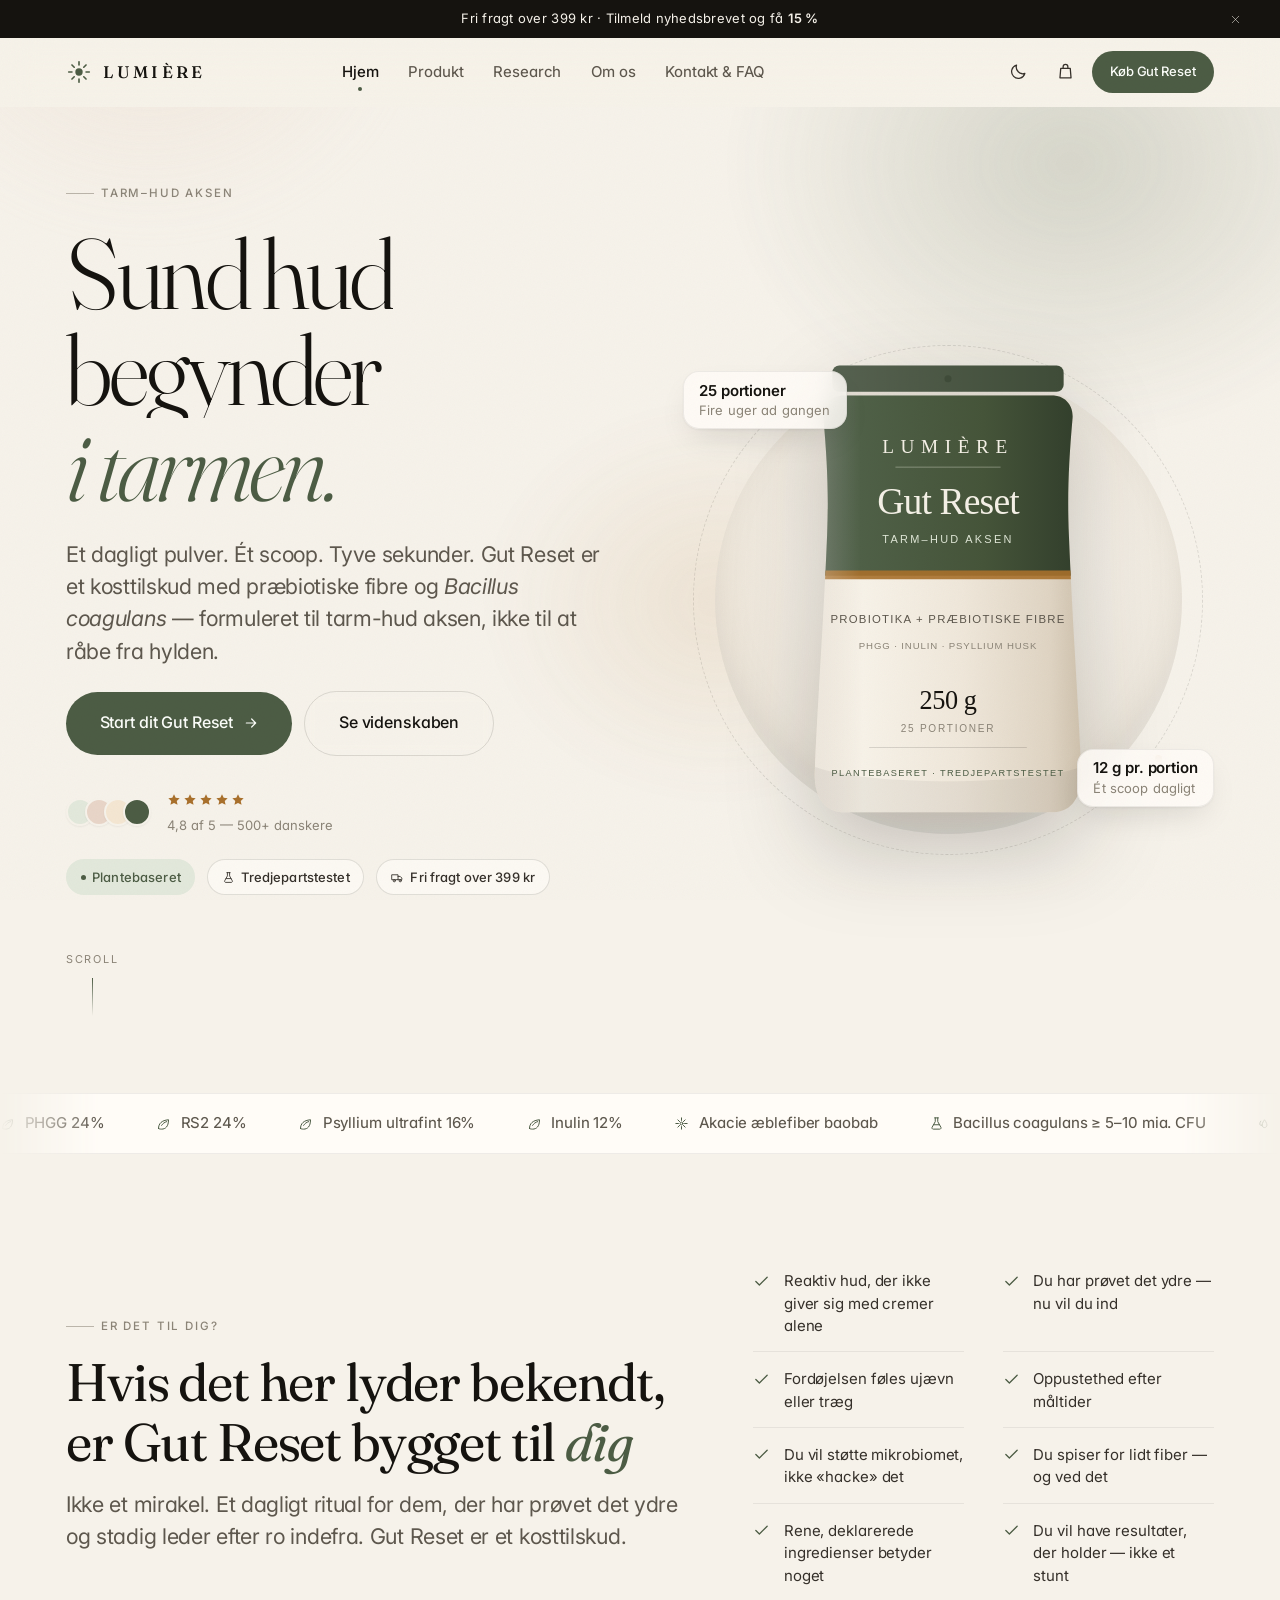
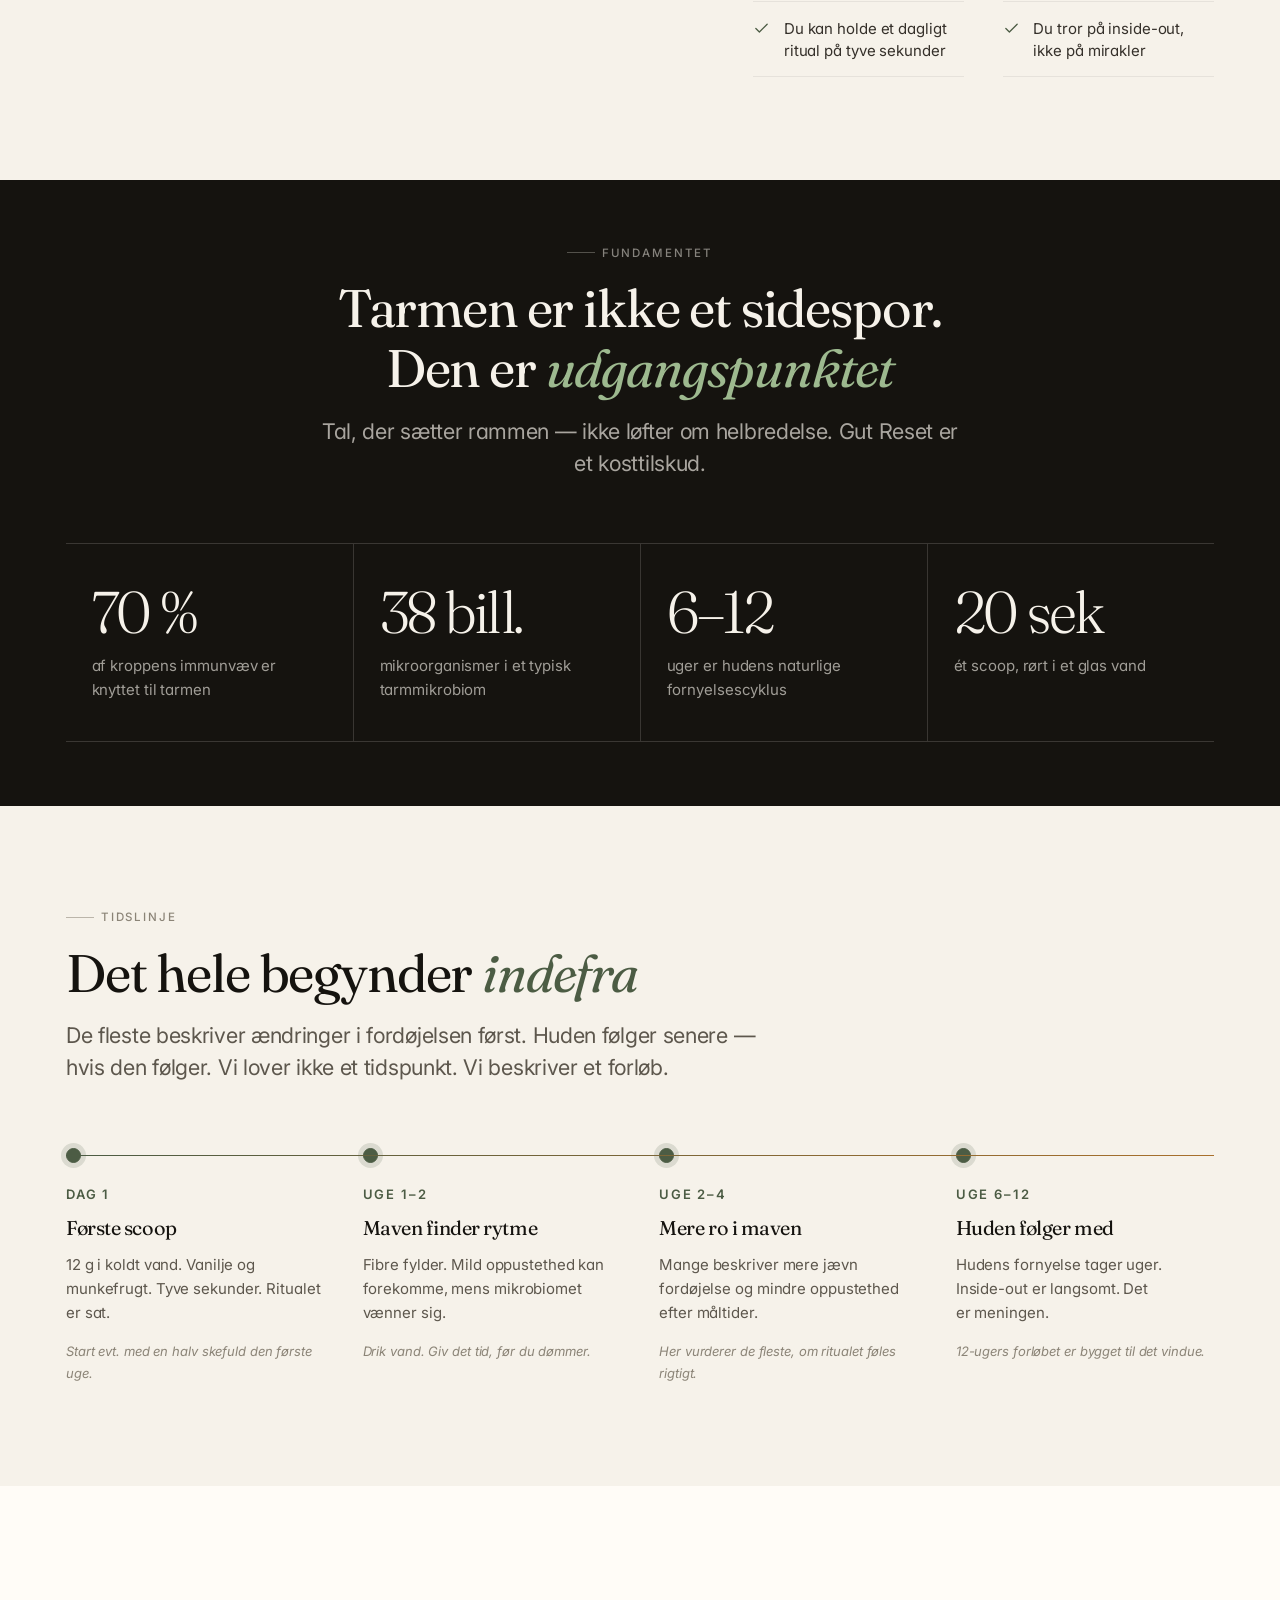
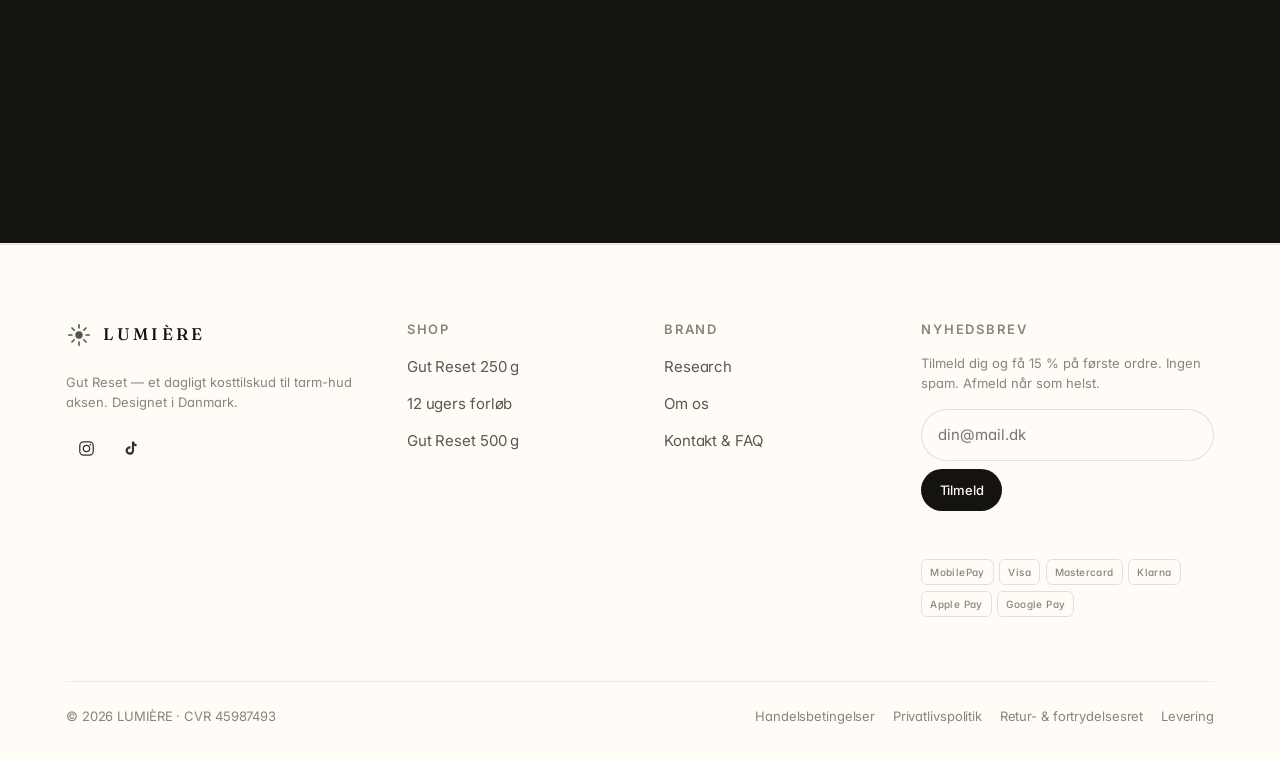
<file: _snapshot/index.html>
<!DOCTYPE html>
<html lang="da" data-theme="light">
<head>
<meta charset="utf-8">
<meta name="viewport" content="width=device-width, initial-scale=1">
<title>LUMIÈRE — Gut Reset | Tarm-hud aksen, plejet indefra</title>
<meta name="description" content="Gut Reset er et dagligt kosttilskud med pr&aelig;biotiske fibre og Bacillus coagulans. &Eacute;t scoop, tyve sekunder. Fra 229 kr. Fri fragt over 399 kr.">
<meta name="theme-color" content="#f6f2ea">
<link rel="canonical" href="https://www.thelumierelab.com/da">
<link rel="icon" href="assets/img/favicon.svg" type="image/svg+xml">
<link rel="manifest" href="manifest.webmanifest">

<meta property="og:type" content="website">
<meta property="og:locale" content="da_DK">
<meta property="og:site_name" content="LUMIÈRE">
<meta property="og:title" content="LUMIÈRE — Gut Reset | Tarm-hud aksen, plejet indefra">
<meta property="og:description" content="Et dagligt pulver til tarm-hud aksen. &Eacute;t scoop. Tyve sekunder. Kosttilskud fra 229 kr.">
<meta property="og:image" content="assets/img/og.svg">
<meta name="twitter:card" content="summary_large_image">

<link rel="preconnect" href="https://fonts.googleapis.com">
<link rel="preconnect" href="https://fonts.gstatic.com" crossorigin>
<link rel="stylesheet" href="https://fonts.googleapis.com/css2?family=Fraunces:ital,opsz,wght@0,9..144,300..600;1,9..144,300..600&family=Inter:wght@400..600&display=swap">
<link rel="stylesheet" href="assets/css/main.css">

<script>
  try {
    var t = JSON.parse(localStorage.getItem('lum.theme'));
    if (!t) t = matchMedia('(prefers-color-scheme: dark)').matches ? 'dark' : 'light';
    document.documentElement.setAttribute('data-theme', t);
  } catch (e) {}
</script>

<script type="application/ld+json">
{
  "@context": "https://schema.org",
  "@graph": [
    {
      "@type": "Organization",
      "@id": "https://www.thelumierelab.com/#org",
      "name": "LUMIERE",
      "url": "https://www.thelumierelab.com/",
      "vatID": "DK45987493",
      "address": { "@type": "PostalAddress", "addressCountry": "DK" }
    },
    {
      "@type": "WebSite",
      "@id": "https://www.thelumierelab.com/#site",
      "url": "https://www.thelumierelab.com/",
      "name": "LUMIERE",
      "inLanguage": "da-DK",
      "publisher": { "@id": "https://www.thelumierelab.com/#org" }
    },
    {
      "@type": "Product",
      "@id": "https://www.thelumierelab.com/da/produkt#gut-reset",
      "name": "Gut Reset 250 g",
      "description": "Dagligt kosttilskud med praebiotiske fibre og Bacillus coagulans. 25 portioner a 12 g.",
      "brand": { "@id": "https://www.thelumierelab.com/#org" },
      "image": "https://www.thelumierelab.com/assets/img/og.svg",
      "sku": "GR-250",
      "category": "Kosttilskud",
      "offers": {
        "@type": "AggregateOffer",
        "url": "https://www.thelumierelab.com/da/produkt",
        "priceCurrency": "DKK",
        "lowPrice": "229",
        "highPrice": "579",
        "offerCount": "3",
        "availability": "https://schema.org/InStock"
      },
      "aggregateRating": {
        "@type": "AggregateRating",
        "ratingValue": "4.8",
        "bestRating": "5",
        "ratingCount": "512",
        "reviewCount": "512"
      }
    }
  ]
}
</script>
</head>

<body>
<a class="skip-link" href="#main">Spring til indhold</a>

<!-- ================= SVG-symboler ================= -->
<svg width="0" height="0" style="position:absolute" aria-hidden="true" focusable="false">
  <defs>
    <symbol id="i-check" viewBox="0 0 24 24" fill="none" stroke="currentColor" stroke-width="1.8" stroke-linecap="round" stroke-linejoin="round"><path d="M20 6 9 17l-5-5"/></symbol>
    <symbol id="i-arrow" viewBox="0 0 24 24" fill="none" stroke="currentColor" stroke-width="1.8" stroke-linecap="round" stroke-linejoin="round"><path d="M5 12h14M13 6l6 6-6 6"/></symbol>
    <symbol id="i-arrow-l" viewBox="0 0 24 24" fill="none" stroke="currentColor" stroke-width="1.8" stroke-linecap="round" stroke-linejoin="round"><path d="M19 12H5M11 6l-6 6 6 6"/></symbol>
    <symbol id="i-bag" viewBox="0 0 24 24" fill="none" stroke="currentColor" stroke-width="1.6" stroke-linecap="round" stroke-linejoin="round"><path d="M6 8h12l1 12H5L6 8Z"/><path d="M9 8V6a3 3 0 0 1 6 0v2"/></symbol>
    <symbol id="i-sun" viewBox="0 0 24 24" fill="none" stroke="currentColor" stroke-width="1.6" stroke-linecap="round"><circle cx="12" cy="12" r="4"/><path d="M12 3v2M12 19v2M3 12h2M19 12h2M5.6 5.6 7 7M17 17l1.4 1.4M18.4 5.6 17 7M7 17l-1.4 1.4"/></symbol>
    <symbol id="i-moon" viewBox="0 0 24 24" fill="none" stroke="currentColor" stroke-width="1.6" stroke-linecap="round" stroke-linejoin="round"><path d="M20 14.5A8.5 8.5 0 0 1 9.5 4a8.5 8.5 0 1 0 10.5 10.5Z"/></symbol>
    <symbol id="i-close" viewBox="0 0 24 24" fill="none" stroke="currentColor" stroke-width="1.7" stroke-linecap="round"><path d="M6 6l12 12M18 6 6 18"/></symbol>
    <symbol id="i-flask" viewBox="0 0 24 24" fill="none" stroke="currentColor" stroke-width="1.6" stroke-linecap="round" stroke-linejoin="round"><path d="M9 3h6M10 3v6L5 18a2 2 0 0 0 1.8 3h10.4A2 2 0 0 0 19 18l-5-9V3"/><path d="M7.5 14h9"/></symbol>
    <symbol id="i-shield" viewBox="0 0 24 24" fill="none" stroke="currentColor" stroke-width="1.6" stroke-linecap="round" stroke-linejoin="round"><path d="M12 3l7 3v6c0 4.5-3 7.7-7 9-4-1.3-7-4.5-7-9V6l7-3Z"/><path d="M9 12l2 2 4-4"/></symbol>
    <symbol id="i-leaf" viewBox="0 0 24 24" fill="none" stroke="currentColor" stroke-width="1.6" stroke-linecap="round" stroke-linejoin="round"><path d="M4 20c0-8 5-13 16-14 0 11-5 15-11 15-2.5 0-5-.4-5-1Z"/><path d="M9 15c2-3 4.5-5 8-6"/></symbol>
    <symbol id="i-globe" viewBox="0 0 24 24" fill="none" stroke="currentColor" stroke-width="1.6" stroke-linecap="round" stroke-linejoin="round"><circle cx="12" cy="12" r="9"/><path d="M3 12h18M12 3c2.6 2.8 4 6 4 9s-1.4 6.2-4 9M12 3c-2.6 2.8-4 6-4 9s1.4 6.2 4 9"/></symbol>
    <symbol id="i-truck" viewBox="0 0 24 24" fill="none" stroke="currentColor" stroke-width="1.6" stroke-linecap="round" stroke-linejoin="round"><path d="M2 7h11v9H2zM13 10h4l3 3v3h-7"/><circle cx="6" cy="18" r="2"/><circle cx="17" cy="18" r="2"/></symbol>
    <symbol id="i-lock" viewBox="0 0 24 24" fill="none" stroke="currentColor" stroke-width="1.6" stroke-linecap="round"><rect x="4" y="10" width="16" height="10" rx="2"/><path d="M8 10V7a4 4 0 0 1 8 0v3"/></symbol>
    <symbol id="i-clock" viewBox="0 0 24 24" fill="none" stroke="currentColor" stroke-width="1.6" stroke-linecap="round" stroke-linejoin="round"><circle cx="12" cy="12" r="9"/><path d="M12 7v5l3.2 1.8"/></symbol>
    <symbol id="i-spark" viewBox="0 0 24 24" fill="none" stroke="currentColor" stroke-width="1.6" stroke-linecap="round" stroke-linejoin="round"><path d="M12 3v4M12 17v4M3 12h4M17 12h4M6.2 6.2l2.8 2.8M15 15l2.8 2.8M17.8 6.2 15 9M9 15l-2.8 2.8"/><circle cx="12" cy="12" r="2.2"/></symbol>
    <symbol id="i-star" viewBox="0 0 24 24" fill="currentColor"><path d="m12 2 2.9 6.2 6.8.8-5 4.6 1.4 6.7L12 17l-6.1 3.3L7.3 13.6l-5-4.6 6.8-.8L12 2Z"/></symbol>
    <symbol id="i-drops" viewBox="0 0 24 24" fill="none" stroke="currentColor" stroke-width="1.6" stroke-linecap="round" stroke-linejoin="round"><path d="M8 14.5c0 2.2 1.8 4 4 4s4-1.8 4-4c0-3.2-4-8.5-4-8.5S8 11.3 8 14.5Z"/><path d="M6 8.2C5.2 9.6 4.5 11.2 4.5 12.6c0 1.5 1.1 2.7 2.5 2.7"/></symbol>
    <symbol id="i-lr" viewBox="0 0 24 24" fill="none" stroke="currentColor" stroke-width="1.8" stroke-linecap="round" stroke-linejoin="round"><path d="M8 7 3 12l5 5M16 7l5 5-5 5"/></symbol>
    <symbol id="i-ig" viewBox="0 0 24 24" fill="none" stroke="currentColor" stroke-width="1.6"><rect x="3.5" y="3.5" width="17" height="17" rx="5"/><circle cx="12" cy="12" r="4"/><circle cx="17" cy="7" r="1.1" fill="currentColor" stroke="none"/></symbol>
    <symbol id="i-tt" viewBox="0 0 24 24" fill="currentColor"><path d="M16.5 3h-2.7v11.6a2.6 2.6 0 1 1-2.6-2.6c.3 0 .5 0 .8.1V9.3a5.4 5.4 0 1 0 4.5 5.3V8.2a5 5 0 0 0 3.2 1.1V6.6a3.6 3.6 0 0 1-3.2-3.6Z"/></symbol>
  </defs>
</svg>

<!-- ================= Annoncebånd ================= -->
<div class="announce" data-announce>
  <div class="announce__inner">
    <span>Fri fragt over 399 kr &middot; Tilmeld nyhedsbrevet og f&aring; <b>15 %</b></span>
    <button class="announce__close" type="button" data-announce-close aria-label="Luk besked">
      <svg width="13" height="13" aria-hidden="true"><use href="#i-close"/></svg>
    </button>
  </div>
</div>

<!-- ================= Header ================= -->
<header class="header">
  <div class="header__inner">
    <a class="brand" href="index.html" aria-label="LUMIERE, til forsiden">
      <svg class="brand__mark" viewBox="0 0 24 24" fill="none" stroke="currentColor" stroke-width="1.5" stroke-linecap="round" aria-hidden="true">
        <circle cx="12" cy="12" r="3.4" fill="currentColor" stroke="none"/>
        <path d="M12 2.5v3M12 18.5v3M2.5 12h3M18.5 12h3M5.5 5.5l2.1 2.1M16.4 16.4l2.1 2.1M18.5 5.5l-2.1 2.1M7.6 16.4l-2.1 2.1"/>
      </svg>
      <span class="brand__word">Lumi&egrave;re</span>
    </a>

    <nav class="nav" aria-label="Hovedmenu">
      <ul class="nav__list">
        <li><a class="nav__link is-active" data-nav-link href="index.html">Hjem</a></li>
        <li><a class="nav__link" data-nav-link href="produkt.html">Produkt</a></li>
        <li><a class="nav__link" data-nav-link href="research.html">Research</a></li>
        <li><a class="nav__link" data-nav-link href="om-os.html">Om os</a></li>
        <li><a class="nav__link" data-nav-link href="kontakt.html">Kontakt &amp; FAQ</a></li>
      </ul>
    </nav>

    <div class="header__actions">
      <button class="icon-btn theme-toggle" type="button" aria-pressed="false" aria-label="Skift tema">
        <svg aria-hidden="true"><use href="#i-moon"/></svg>
        <svg aria-hidden="true"><use href="#i-sun"/></svg>
      </button>

      <button class="icon-btn" type="button" data-cart-trigger aria-label="Kurv">
        <svg aria-hidden="true"><use href="#i-bag"/></svg>
        <span class="icon-btn__count" data-cart-count aria-hidden="true">0</span>
      </button>

      <a class="btn btn--sm btn--sage header__cta" href="#koeb">
        <span>K&oslash;b Gut Reset</span>
      </a>

      <button class="icon-btn nav-toggle" type="button" data-menu-toggle aria-expanded="false" aria-controls="mobile-menu" aria-label="Menu">
        <span class="nav-toggle__box" aria-hidden="true"><i></i><i></i><i></i></span>
      </button>
    </div>
  </div>
  <div class="progress" aria-hidden="true"></div>
</header>

<!-- ================= Mobilmenu ================= -->
<div class="mobile-menu" id="mobile-menu" data-menu aria-hidden="true">
  <div class="mobile-menu__top">
    <span class="brand__word">Lumi&egrave;re</span>
    <button class="icon-btn" type="button" data-menu-toggle aria-label="Luk menu">
      <svg aria-hidden="true"><use href="#i-close"/></svg>
    </button>
  </div>
  <nav aria-label="Mobilmenu">
    <ul class="mobile-menu__list">
      <li><a class="mobile-menu__link is-active" style="--i:0" href="index.html"><span>01</span>Hjem</a></li>
      <li><a class="mobile-menu__link" style="--i:1" href="produkt.html"><span>02</span>Produkt</a></li>
      <li><a class="mobile-menu__link" style="--i:2" href="research.html"><span>03</span>Research</a></li>
      <li><a class="mobile-menu__link" style="--i:3" href="om-os.html"><span>04</span>Om os</a></li>
      <li><a class="mobile-menu__link" style="--i:4" href="kontakt.html"><span>05</span>Kontakt &amp; FAQ</a></li>
    </ul>
  </nav>
  <a class="btn btn--sage btn--full btn--lg" href="#koeb">
    <span>K&oslash;b Gut Reset</span>
  </a>
</div>

<main id="main">

  <!-- ================= Hero ================= -->
  <section class="hero" aria-labelledby="hero-title">
    <div class="hero__aura" aria-hidden="true"></div>
    <div class="wrap hero__grid">
      <div class="hero__copy">
        <span class="eyebrow">Tarm&ndash;hud aksen</span>

        <h1 class="display hero__title" id="hero-title">
          <span class="line" style="--i:0"><span>Sund hud</span></span>
          <span class="line" style="--i:1"><span>begynder</span></span>
          <span class="line" style="--i:2"><span><em>i tarmen.</em></span></span>
        </h1>

        <p class="lead">
          Et dagligt pulver. &Eacute;t scoop. Tyve sekunder. Gut Reset er et kosttilskud
          med pr&aelig;biotiske fibre og <i>Bacillus coagulans</i> &mdash; formuleret til
          tarm-hud aksen, ikke til at r&aring;be fra hylden.
        </p>

        <div class="row">
          <a class="btn btn--sage btn--lg" href="produkt.html">
            <span>Start dit Gut Reset</span>
            <svg width="16" height="16" aria-hidden="true"><use href="#i-arrow"/></svg>
          </a>
          <a class="btn btn--ghost btn--lg" href="research.html">
            <span>Se videnskaben</span>
          </a>
        </div>

        <div class="hero__proof">
          <div class="avatars" aria-hidden="true"><i></i><i></i><i></i><i></i></div>
          <div>
            <div class="stars" aria-hidden="true">
              <svg><use href="#i-star"/></svg><svg><use href="#i-star"/></svg><svg><use href="#i-star"/></svg><svg><use href="#i-star"/></svg><svg><use href="#i-star"/></svg>
            </div>
            <p class="fine">4,8 af 5 &mdash; 500+ danskere</p>
          </div>
        </div>

        <div class="row">
          <span class="pill pill--sage"><i></i>Plantebaseret</span>
          <span class="pill"><svg width="13" height="13" aria-hidden="true"><use href="#i-flask"/></svg>Tredjepartstestet</span>
          <span class="pill"><svg width="13" height="13" aria-hidden="true"><use href="#i-truck"/></svg>Fri fragt over 399 kr</span>
        </div>

        <a class="scroll-cue" href="#fit">
          <span>Scroll</span>
          <span class="scroll-cue__line" aria-hidden="true"></span>
        </a>
      </div>

      <div class="hero__stage">
        <div class="stage__halo" aria-hidden="true"></div>
        <div class="stage__ring" aria-hidden="true"></div>

        <svg class="stage__product" viewBox="0 0 420 560" role="img" aria-label="Gut Reset 250 g pose">
          <defs>
            <linearGradient id="hp-body" x1="0" y1="0" x2="1" y2="0">
              <stop offset="0" stop-color="#e7ded0"/>
              <stop offset=".18" stop-color="#f7f2e8"/>
              <stop offset=".55" stop-color="#efe7da"/>
              <stop offset=".88" stop-color="#dfd4c3"/>
              <stop offset="1" stop-color="#cec1ad"/>
            </linearGradient>
            <linearGradient id="hp-cap" x1="0" y1="0" x2="1" y2="0">
              <stop offset="0" stop-color="#3a4834"/>
              <stop offset=".2" stop-color="#4f6047"/>
              <stop offset=".62" stop-color="#455439"/>
              <stop offset="1" stop-color="#2e3a29"/>
            </linearGradient>
            <linearGradient id="hp-sheen" x1="0" y1="0" x2="1" y2="0">
              <stop offset="0" stop-color="#fff" stop-opacity=".55"/>
              <stop offset="1" stop-color="#fff" stop-opacity="0"/>
            </linearGradient>
            <clipPath id="hp-bagClip">
              <path d="M92 46h236c16 0 26 12 24 28-4 46-6 84-4 132 4 98 10 178 14 266 2 28-8 48-30 50H88c-22-2-32-22-30-50 4-88 10-168 14-266 2-48 0-86-4-132-2-16 8-28 24-28Z"/>
            </clipPath>
          </defs>
          <rect x="78" y="12" width="264" height="30" rx="8" fill="#3f4c38"/>
          <rect x="78" y="12" width="264" height="30" rx="8" fill="url(#hp-sheen)" opacity=".22"/>
          <circle cx="210" cy="27" r="4" fill="#2c3626" opacity=".35"/>
          <path d="M92 46h236c16 0 26 12 24 28-4 46-6 84-4 132 4 98 10 178 14 266 2 28-8 48-30 50H88c-22-2-32-22-30-50 4-88 10-168 14-266 2-48 0-86-4-132-2-16 8-28 24-28Z" fill="url(#hp-body)"/>
          <g clip-path="url(#hp-bagClip)">
            <path d="M40 40h340v212H40z" fill="url(#hp-cap)"/>
            <path d="M40 246h340v10H40z" fill="#a9702c" opacity=".9"/>
            <rect x="58" y="40" width="52" height="520" fill="url(#hp-sheen)" opacity=".5"/>
            <path d="M58 470c60 22 244 22 304 0v92H58z" fill="#000" opacity=".05"/>
          </g>
          <g fill="#f4f0e6" text-anchor="middle" font-family="Georgia, 'Times New Roman', serif">
            <text x="210" y="112" font-size="22" letter-spacing="7.5">LUMI&#200;RE</text>
            <path d="M150 128h120" stroke="#f4f0e6" stroke-opacity=".4" stroke-width="1"/>
            <text x="210" y="182" font-size="43" letter-spacing="-1">Gut Reset</text>
          </g>
          <text x="210" y="214" text-anchor="middle" font-family="Helvetica, Arial, sans-serif" font-size="12.5" letter-spacing="2.6" fill="#dfe6d6">TARM&#8211;HUD AKSEN</text>
          <g fill="#5d574d" text-anchor="middle" font-family="Helvetica, Arial, sans-serif">
            <text x="210" y="306" font-size="13" letter-spacing="1.4">PROBIOTIKA + PR&#198;BIOTISKE FIBRE</text>
            <text x="210" y="336" font-size="11" letter-spacing="1" fill="#8b8477">PHGG &#183; INULIN &#183; PSYLLIUM HUSK</text>
          </g>
          <g text-anchor="middle">
            <text x="210" y="404" font-family="Georgia, 'Times New Roman', serif" font-size="30" letter-spacing="-0.5" fill="#15130f">250 g</text>
            <text x="210" y="430" font-family="Helvetica, Arial, sans-serif" font-size="11.5" letter-spacing="2" fill="#8b8477">25 PORTIONER</text>
          </g>
          <path d="M120 448h180" stroke="#15130f" stroke-opacity=".16"/>
          <text x="210" y="480" text-anchor="middle" font-family="Helvetica, Arial, sans-serif" font-size="10.5" letter-spacing="1.6" fill="#4c5c44">PLANTEBASERET &#183; TREDJEPARTSTESTET</text>
        </svg>

        <div class="stage__tag stage__tag--a">
          <b>25 portioner</b><span>Fire uger ad gangen</span>
        </div>
        <div class="stage__tag stage__tag--b">
          <b>12 g pr. portion</b><span>&Eacute;t scoop dagligt</span>
        </div>
      </div>
    </div>
  </section>

  <!-- ================= Marquee ================= -->
  <div class="marquee" aria-hidden="true">
    <div class="marquee__track">
      <span class="marquee__item"><svg><use href="#i-leaf"/></svg>PHGG 24%</span>
      <span class="marquee__item"><svg><use href="#i-leaf"/></svg>RS2 24%</span>
      <span class="marquee__item"><svg><use href="#i-leaf"/></svg>Psyllium ultrafint 16%</span>
      <span class="marquee__item"><svg><use href="#i-leaf"/></svg>Inulin 12%</span>
      <span class="marquee__item"><svg><use href="#i-spark"/></svg>Akacie &aelig;blefiber baobab</span>
      <span class="marquee__item"><svg><use href="#i-flask"/></svg>Bacillus coagulans &ge; 5&ndash;10 mia. CFU</span>
      <span class="marquee__item"><svg><use href="#i-drops"/></svg>Vanilje &amp; munkefrugt</span>
      <span class="marquee__item"><svg><use href="#i-check"/></svg>Ingen fyldstoffer</span>
      <span class="marquee__item"><svg><use href="#i-shield"/></svg>Testet parti for parti</span>
    </div>
  </div>

  <!-- ================= Fit ================= -->
  <section class="section" id="fit" aria-labelledby="fit-h">
    <div class="wrap split split--wide-left">
      <div class="section-head" data-reveal>
        <span class="eyebrow">Er det til dig?</span>
        <h2 id="fit-h">Hvis det her lyder bekendt, er Gut Reset bygget til <em>dig</em></h2>
        <p class="lead">
          Ikke et mirakel. Et dagligt ritual for dem, der har pr&oslash;vet det ydre
          og stadig leder efter ro indefra. Gut Reset er et kosttilskud.
        </p>
      </div>
      <ul class="checklist" data-reveal-group>
        <li data-reveal><svg aria-hidden="true"><use href="#i-check"/></svg>Reaktiv hud, der ikke giver sig med cremer alene</li>
        <li data-reveal><svg aria-hidden="true"><use href="#i-check"/></svg>Du har pr&oslash;vet det ydre &mdash; nu vil du ind</li>
        <li data-reveal><svg aria-hidden="true"><use href="#i-check"/></svg>Ford&oslash;jelsen f&oslash;les uj&aelig;vn eller tr&aelig;g</li>
        <li data-reveal><svg aria-hidden="true"><use href="#i-check"/></svg>Oppustethed efter m&aring;ltider</li>
        <li data-reveal><svg aria-hidden="true"><use href="#i-check"/></svg>Du vil st&oslash;tte mikrobiomet, ikke &laquo;hacke&raquo; det</li>
        <li data-reveal><svg aria-hidden="true"><use href="#i-check"/></svg>Du spiser for lidt fiber &mdash; og ved det</li>
        <li data-reveal><svg aria-hidden="true"><use href="#i-check"/></svg>Rene, deklarerede ingredienser betyder noget</li>
        <li data-reveal><svg aria-hidden="true"><use href="#i-check"/></svg>Du vil have resultater, der holder &mdash; ikke et stunt</li>
        <li data-reveal><svg aria-hidden="true"><use href="#i-check"/></svg>Du kan holde et dagligt ritual p&aring; tyve sekunder</li>
        <li data-reveal><svg aria-hidden="true"><use href="#i-check"/></svg>Du tror p&aring; inside-out, ikke p&aring; mirakler</li>
      </ul>
    </div>
  </section>

  <!-- ================= Statistik ================= -->
  <section class="section section--ink section--tight" aria-labelledby="stats-h">
    <div class="wrap">
      <div class="section-head section-head--center">
        <span class="eyebrow">Fundamentet</span>
        <h2 id="stats-h">Tarmen er ikke et sidespor. Den er <em>udgangspunktet</em></h2>
        <p class="lead">Tal, der s&aelig;tter rammen &mdash; ikke l&oslash;fter om helbredelse. Gut Reset er et kosttilskud.</p>
      </div>
      <div class="stats" data-reveal-group>
        <div class="stat" data-reveal>
          <span class="stat__value" data-count="70" data-suffix=" %">70 %</span>
          <p class="stat__label">af kroppens immunv&aelig;v er knyttet til tarmen</p>
        </div>
        <div class="stat" data-reveal>
          <span class="stat__value" data-count="38" data-suffix=" bill.">38 bill.</span>
          <p class="stat__label">mikroorganismer i et typisk tarmmikrobiom</p>
        </div>
        <div class="stat" data-reveal>
          <span class="stat__value">6&ndash;12</span>
          <p class="stat__label">uger er hudens naturlige fornyelsescyklus</p>
        </div>
        <div class="stat" data-reveal>
          <span class="stat__value" data-count="20" data-suffix=" sek">20 sek</span>
          <p class="stat__label">&eacute;t scoop, r&oslash;rt i et glas vand</p>
        </div>
      </div>
    </div>
  </section>

  <!-- ================= Rejse ================= -->
  <section class="section" aria-labelledby="journey-h">
    <div class="wrap">
      <div class="section-head" data-reveal>
        <span class="eyebrow">Tidslinje</span>
        <h2 id="journey-h">Det hele begynder <em>indefra</em></h2>
        <p class="lead">
          De fleste beskriver &aelig;ndringer i ford&oslash;jelsen f&oslash;rst. Huden f&oslash;lger
          senere &mdash; hvis den f&oslash;lger. Vi lover ikke et tidspunkt. Vi beskriver et forl&oslash;b.
        </p>
      </div>
      <div class="journey" data-journey>
        <article class="journey__step">
          <span class="journey__when">Dag 1</span>
          <h3>F&oslash;rste scoop</h3>
          <p>12 g i koldt vand. Vanilje og munkefrugt. Tyve sekunder. Ritualet er sat.</p>
          <span class="journey__note">Start evt. med en halv skefuld den f&oslash;rste uge.</span>
        </article>
        <article class="journey__step">
          <span class="journey__when">Uge 1&ndash;2</span>
          <h3>Maven finder rytme</h3>
          <p>Fibre fylder. Mild oppustethed kan forekomme, mens mikrobiomet v&aelig;nner sig.</p>
          <span class="journey__note">Drik vand. Giv det tid, f&oslash;r du d&oslash;mmer.</span>
        </article>
        <article class="journey__step">
          <span class="journey__when">Uge 2&ndash;4</span>
          <h3>Mere ro i maven</h3>
          <p>Mange beskriver mere j&aelig;vn ford&oslash;jelse og mindre oppustethed efter m&aring;ltider.</p>
          <span class="journey__note">Her vurderer de fleste, om ritualet f&oslash;les rigtigt.</span>
        </article>
        <article class="journey__step">
          <span class="journey__when">Uge 6&ndash;12</span>
          <h3>Huden f&oslash;lger med</h3>
          <p>Hudens fornyelse tager uger. Inside-out er langsomt. Det er meningen.</p>
          <span class="journey__note">12-ugers forl&oslash;bet er bygget til det vindue.</span>
        </article>
      </div>
    </div>
  </section>

  <!-- ================= Tarm-hud aksen ================= -->
  <section class="section section--paper defer-paint" aria-labelledby="axis-h">
    <div class="wrap split">
      <div data-reveal="left">
        <span class="eyebrow">Aksen</span>
        <h2 id="axis-h">Tarm og hud taler sammen. Vi formulerer til <em>begge ender</em></h2>
        <p class="lead">
          Tarm-hud aksen er tovejskommunikation: mikrobiom, immunv&aelig;v, signalstoffer
          og hudens overflade. Gut Reset er et kosttilskud med fibre og sporer &mdash;
          ikke en creme, ikke en kur.
        </p>
        <p class="muted">
          Vi p&aring;st&aring;r ikke at behandle hudlidelser. Vi bygger et dagligt pulver,
          du kan holde, med ingredienser der er unders&oslash;gt i litteraturen.
        </p>
        <a class="link" href="research.html">
          <span>L&aelig;s mekanismen</span>
          <svg width="14" height="14" aria-hidden="true"><use href="#i-arrow"/></svg>
        </a>
      </div>
      <svg class="axis" viewBox="0 0 560 360" role="img" aria-label="Diagram af tarm-hud aksen" data-reveal="right">
        <rect x="8" y="8" width="544" height="344" rx="22" fill="var(--paper-sunk, #f3eee4)" stroke="var(--line-soft, rgba(21,19,15,.08))"/>
        <circle cx="130" cy="180" r="78" fill="none" stroke="var(--sage, #4c5c44)" stroke-width="1.4"/>
        <circle cx="430" cy="180" r="78" fill="none" stroke="var(--amber, #a9702c)" stroke-width="1.4"/>
        <path class="axis-flow" d="M208 180h144" fill="none" stroke="var(--sage, #4c5c44)" stroke-width="1.6"/>
        <path d="M342 174l10 6-10 6" fill="none" stroke="var(--sage, #4c5c44)" stroke-width="1.6" stroke-linecap="round" stroke-linejoin="round"/>
        <path d="M218 186l-10-6 10-6" fill="none" stroke="var(--amber, #a9702c)" stroke-width="1.6" stroke-linecap="round" stroke-linejoin="round" opacity=".7"/>
        <text x="130" y="174" text-anchor="middle" font-family="Georgia, serif" font-size="22" fill="currentColor">Tarm</text>
        <text x="130" y="198" text-anchor="middle" font-family="system-ui, sans-serif" font-size="11" letter-spacing="1.4" fill="var(--ink-40, #8b8477)">MIKROBIOM</text>
        <text x="430" y="174" text-anchor="middle" font-family="Georgia, serif" font-size="22" fill="currentColor">Hud</text>
        <text x="430" y="198" text-anchor="middle" font-family="system-ui, sans-serif" font-size="11" letter-spacing="1.4" fill="var(--ink-40, #8b8477)">OVERFLADE</text>
        <text x="280" y="158" text-anchor="middle" font-family="system-ui, sans-serif" font-size="10" letter-spacing="1.8" fill="var(--ink-40, #8b8477)">SIGNALER</text>
        <text x="280" y="322" text-anchor="middle" font-family="system-ui, sans-serif" font-size="11" fill="var(--ink-40, #8b8477)">Fibre &middot; sporer &middot; dagligt ritual</text>
      </svg>
    </div>
  </section>

  <!-- ================= Ingredienser ================= -->
  <section class="section defer-paint" aria-labelledby="ing-h">
    <div class="wrap">
      <div class="section-head" data-reveal>
        <span class="eyebrow">Formlen</span>
        <h2 id="ing-h">Hvad der er i posen &mdash; og <em>hvorfor</em></h2>
        <p class="lead">Fem kerner med andele p&aring; etiketten. Resten er fibre, urter og smag. Ingen propriet&aelig;re blandinger.</p>
      </div>

      <div class="tabs" data-tabs>
        <div class="tabs__list" role="tablist" aria-label="Ingredienser">
          <button class="tabs__tab" role="tab" id="t-phgg" aria-controls="p-phgg" aria-selected="true" type="button">
            PHGG <small>24 %</small>
          </button>
          <button class="tabs__tab" role="tab" id="t-rs2" aria-controls="p-rs2" aria-selected="false" tabindex="-1" type="button">
            RS2 <small>24 %</small>
          </button>
          <button class="tabs__tab" role="tab" id="t-psyllium" aria-controls="p-psyllium" aria-selected="false" tabindex="-1" type="button">
            Psyllium <small>16 %</small>
          </button>
          <button class="tabs__tab" role="tab" id="t-inulin" aria-controls="p-inulin" aria-selected="false" tabindex="-1" type="button">
            Inulin <small>12 %</small>
          </button>
          <button class="tabs__tab" role="tab" id="t-bc" aria-controls="p-bc" aria-selected="false" tabindex="-1" type="button">
            B. coagulans <small>&ge; 5&ndash;10 mia. CFU</small>
          </button>
        </div>

        <div>
          <div class="tabs__panel" role="tabpanel" id="p-phgg" aria-labelledby="t-phgg" tabindex="0">
            <div class="split split--wide-left" style="align-items:start;gap:2rem">
              <div class="stack-4">
                <h3>Partielt hydrolyseret guargummi</h3>
                <p class="muted">
                  PHGG er en opl&oslash;selig fiber, valgt fordi den typisk t&aring;les bedre
                  end mange andre pr&aelig;biotika. Den n&aelig;rer tarmbakterier uden at
                  fylde glasset med slimet tekstur.
                </p>
              </div>
              <table class="spec">
                <tbody>
                  <tr><th scope="row">Andel af formlen</th><td>24 %</td></tr>
                  <tr><th scope="row">M&aelig;ngde pr. portion</th><td>ca. 2,9 g</td></tr>
                  <tr><th scope="row">Kilde</th><td>Guarb&oslash;nner, partielt hydrolyseret</td></tr>
                  <tr><th scope="row">Rolle</th><td>Pr&aelig;biotisk fiber</td></tr>
                </tbody>
              </table>
            </div>
          </div>

          <div class="tabs__panel" role="tabpanel" id="p-rs2" aria-labelledby="t-rs2" tabindex="0" hidden>
            <div class="split split--wide-left" style="align-items:start;gap:2rem">
              <div class="stack-4">
                <h3>Resistent stivelse type 2</h3>
                <p class="muted">
                  RS2 fra gr&oslash;nne bananer n&aring;r tyktarmen, hvor bakterier kan
                  fermentere den. En stille, m&aelig;tende fiber &mdash; ikke en s&oslash;d smoothie-base.
                </p>
              </div>
              <table class="spec">
                <tbody>
                  <tr><th scope="row">Andel af formlen</th><td>24 %</td></tr>
                  <tr><th scope="row">M&aelig;ngde pr. portion</th><td>ca. 2,9 g</td></tr>
                  <tr><th scope="row">Kilde</th><td>Gr&oslash;n banan (Musa paradisiaca)</td></tr>
                  <tr><th scope="row">Rolle</th><td>Fermenterbar stivelse</td></tr>
                </tbody>
              </table>
            </div>
          </div>

          <div class="tabs__panel" role="tabpanel" id="p-psyllium" aria-labelledby="t-psyllium" tabindex="0" hidden>
            <div class="split split--wide-left" style="align-items:start;gap:2rem">
              <div class="stack-4">
                <h3>Ultrafint psyllium husk</h3>
                <p class="muted">
                  Finmalede fr&oslash;skaller, der binder vand og giver volumen.
                  Ultrafint, s&aring; glasset ikke bliver en gel&eacute;klump.
                </p>
              </div>
              <table class="spec">
                <tbody>
                  <tr><th scope="row">Andel af formlen</th><td>16 %</td></tr>
                  <tr><th scope="row">M&aelig;ngde pr. portion</th><td>ca. 1,9 g</td></tr>
                  <tr><th scope="row">Kilde</th><td>Plantago ovata, ultrafint husk</td></tr>
                  <tr><th scope="row">Vandbinding</th><td>Ca. 10&times; egen v&aelig;gt</td></tr>
                </tbody>
              </table>
            </div>
          </div>

          <div class="tabs__panel" role="tabpanel" id="p-inulin" aria-labelledby="t-inulin" tabindex="0" hidden>
            <div class="split split--wide-left" style="align-items:start;gap:2rem">
              <div class="stack-4">
                <h3>Inulin fra cikorierod</h3>
                <p class="muted">
                  Et af de bedst unders&oslash;gte pr&aelig;biotika, vi har. Inulin er en
                  fruktan, som bifidobakterier gerne fermenterer. Doseret, ikke dumpet.
                </p>
              </div>
              <table class="spec">
                <tbody>
                  <tr><th scope="row">Andel af formlen</th><td>12 %</td></tr>
                  <tr><th scope="row">M&aelig;ngde pr. portion</th><td>ca. 1,4 g</td></tr>
                  <tr><th scope="row">Kilde</th><td>Cikorierod</td></tr>
                  <tr><th scope="row">Rolle</th><td>Pr&aelig;biotisk fruktan</td></tr>
                </tbody>
              </table>
            </div>
          </div>

          <div class="tabs__panel" role="tabpanel" id="p-bc" aria-labelledby="t-bc" tabindex="0" hidden>
            <div class="split split--wide-left" style="align-items:start;gap:2rem">
              <div class="stack-4">
                <h3>Bacillus coagulans</h3>
                <p class="muted">
                  Sporedannende kultur, valgt fordi sporer t&aring;ler t&oslash;r pulvertid
                  og mavesyre bedre end mange sarte m&aelig;lkesyrebakterier. &ge; 5&ndash;10
                  milliarder CFU pr. portion ved fremstilling.
                </p>
              </div>
              <table class="spec">
                <tbody>
                  <tr><th scope="row">M&aelig;ngde pr. portion</th><td>&ge; 5&ndash;10 mia. CFU</td></tr>
                  <tr><th scope="row">Form</th><td>T&oslash;rre sporer i pulveret</td></tr>
                  <tr><th scope="row">Opbevaring</th><td>Rumtemperatur. Ingen k&oslash;ling</td></tr>
                  <tr><th scope="row">Rolle</th><td>Sporedannende probiotika</td></tr>
                </tbody>
              </table>
            </div>
          </div>
        </div>
      </div>

      <p class="fine" style="margin-top:2rem">
        Plus akacie, &aelig;blefiber, baobab, ingef&aelig;r, pebermynte, m&aelig;lkeb&oslash;tte, vanilje og munkefrugt.
        <a class="link" href="research.html">Se hele kompositionen <svg width="14" height="14" aria-hidden="true"><use href="#i-arrow"/></svg></a>
      </p>
    </div>
  </section>

  <!-- ================= Før / efter ================= -->
  <section class="section section--sunk defer-paint" aria-labelledby="comp-h">
    <div class="wrap split">
      <div data-reveal="left">
        <span class="eyebrow">Tolv uger</span>
        <h2 id="comp-h">Overfladen fort&aelig;ller historien <em>langsomt</em></h2>
        <p class="lead">
          En illustration, ikke et klinisk f&oslash;r/efter. Hudens tekstur &aelig;ndrer sig
          over uger &mdash; hvis den g&oslash;r. Tr&aelig;k i h&aring;ndtaget. Ingen Photoshop-l&oslash;fte.
        </p>
        <p class="muted">Individuelle resultater varierer. Gut Reset er et kosttilskud, ikke en hudbehandling.</p>
      </div>
      <div class="compare" style="--x:52%" data-compare data-reveal="right">
        <div class="compare__pane">
          <img src="assets/img/surface-before.svg" alt="Illustration: uj&aelig;vn overflade" width="800" height="600">
          <span class="compare__label compare__label--l">F&oslash;r</span>
        </div>
        <div class="compare__pane compare__pane--after">
          <img src="assets/img/surface-after.svg" alt="Illustration: roligere overflade efter 12 uger" width="800" height="600">
          <span class="compare__label compare__label--r">Efter 12 uger</span>
        </div>
        <div class="compare__handle" aria-hidden="true">
          <div class="compare__grip">
            <svg><use href="#i-lr"/></svg>
          </div>
        </div>
        <input class="compare__range" type="range" min="0" max="100" value="52" aria-label="Sammenlign f&oslash;r og efter 12 uger">
      </div>
    </div>
  </section>

  <!-- ================= Tillid ================= -->
  <section class="section defer-paint" aria-labelledby="trust-h">
    <div class="wrap">
      <div class="section-head" data-reveal>
        <span class="eyebrow">Tillid</span>
        <h2 id="trust-h">Bygget til at skabe tryghed. <em>I hver detalje</em></h2>
      </div>
      <div class="grid grid--4" data-reveal-group>
        <article class="card card--lift" data-reveal>
          <span class="card__icon"><svg aria-hidden="true"><use href="#i-flask"/></svg></span>
          <h3>Tredjepartstestet</h3>
          <p>Hvert parti testes uafh&aelig;ngigt, f&oslash;r det sendes. Analysecertifikat kan rekvireres.</p>
        </article>
        <article class="card card--lift" data-reveal>
          <span class="card__icon"><svg aria-hidden="true"><use href="#i-globe"/></svg></span>
          <h3>EU-regler</h3>
          <p>Kosttilskud under europ&aelig;isk f&oslash;devarelov. Ingen medicinske p&aring;stande. CVR 45987493.</p>
        </article>
        <article class="card card--lift" data-reveal>
          <span class="card__icon"><svg aria-hidden="true"><use href="#i-leaf"/></svg></span>
          <h3>Rene ingredienser</h3>
          <p>Ingen fyldstoffer, ingen kunstige s&oslash;demidler, ingen propriet&aelig;re blandinger. Hver andel er deklareret &mdash; du ved, hvad du tager.</p>
        </article>
        <article class="card card--lift" data-reveal>
          <span class="card__icon"><svg aria-hidden="true"><use href="#i-shield"/></svg></span>
          <h3>4-ugers garanti</h3>
          <p>Har du brugt det dagligt i fire uger uden at m&aelig;rke forskel, s&aring; skriv. Vi st&aring;r bag formlen.</p>
        </article>
      </div>
    </div>
  </section>

  <!-- ================= Forskellen ================= -->
  <section class="section section--paper defer-paint" aria-labelledby="diff-h">
    <div class="wrap">
      <div class="section-head" data-reveal>
        <span class="eyebrow">Forskellen</span>
        <h2 id="diff-h">Hvorfor det her ikke er <em>endnu et pulver</em></h2>
      </div>
      <div class="numbered" data-reveal-group>
        <div class="numbered__item" data-reveal>
          <span class="numbered__n">01</span>
          <h3>Et ritual, ikke et stunt</h3>
          <p>&Eacute;t scoop om dagen. Tyve sekunder. Bygget til den, der bliver &mdash; ikke til den, der klikker &eacute;n gang.</p>
        </div>
        <div class="numbered__item" data-reveal>
          <span class="numbered__n">02</span>
          <h3>Andele p&aring; etiketten</h3>
          <p>PHGG, RS2, psyllium, inulin og sporer. Ingen &laquo;proprietary blend&raquo;. Du kan l&aelig;se, hvad du tager.</p>
        </div>
        <div class="numbered__item" data-reveal>
          <span class="numbered__n">03</span>
          <h3>Testet parti for parti</h3>
          <p>Uafh&aelig;ngig kontrol f&oslash;r frigivelse. Vi viser papiret, hvis du beder om det.</p>
        </div>
        <div class="numbered__item" data-reveal>
          <span class="numbered__n">04</span>
          <h3>Designet i Danmark</h3>
          <p>Skandinavisk ro. Vanilje og munkefrugt, s&aring; det smager af noget, du vil tage i morgen.</p>
        </div>
      </div>
    </div>
  </section>

  <!-- ================= Produkter ================= -->
  <section class="section defer-paint" aria-labelledby="shop-h">
    <div class="wrap">
      <div class="section-head">
        <span class="eyebrow">V&aelig;lg dit forl&oslash;b</span>
        <h2 id="shop-h">Tre m&aring;der at <em>begynde</em></h2>
        <p class="lead">250 g r&aelig;kker til fire uger. De fleste vurderer resultatet efter otte til tolv &mdash; derfor er 12-ugers forl&oslash;bet vores anbefaling.</p>
      </div>

      <div class="shop" data-reveal-group>
        <article class="shop-card" data-reveal>
          <a href="produkt.html" class="shop-card__media" aria-label="Gut Reset 250 g">
            <img src="assets/img/pouch.svg" alt="Gut Reset 250 g pose" width="420" height="560">
          </a>
          <div class="shop-card__body">
            <span class="shop-card__meta">250 g &middot; 25 portioner</span>
            <h3><a href="produkt.html">Starter</a></h3>
            <p>Fire uger. Nok til at finde ud af, om ritualet er dit.</p>
            <div class="shop-card__foot">
              <span class="shop-card__price">229 kr<span class="shop-card__was">269 kr</span></span>
              <button class="btn btn--sm btn--sage" type="button" data-add="starter">L&aelig;g i kurv</button>
            </div>
          </div>
        </article>

        <article class="shop-card shop-card--featured" data-reveal>
          <span class="shop-card__flag">Mest valgt</span>
          <a href="produkt.html#koeb" class="shop-card__media" aria-label="Gut Reset 12 ugers forl&oslash;b">
            <img src="assets/img/pouch.svg" alt="Gut Reset 12 ugers forl&oslash;b" width="420" height="560">
          </a>
          <div class="shop-card__body">
            <span class="shop-card__meta">3 &times; 250 g &middot; 75 portioner</span>
            <h3><a href="produkt.html">12 ugers forl&oslash;b</a></h3>
            <p>Tid til b&aring;de mave og hudcyklus. Spar 108 kr mod tre l&oslash;se poser.</p>
            <div class="shop-card__foot">
              <span class="shop-card__price">579 kr<span class="shop-card__was">687 kr</span></span>
              <button class="btn btn--sm btn--sage" type="button" data-add="transform">L&aelig;g i kurv</button>
            </div>
          </div>
        </article>

        <article class="shop-card" data-reveal>
          <a href="produkt.html" class="shop-card__media" aria-label="Gut Reset 500 g">
            <img src="assets/img/pouch-500.svg" alt="Gut Reset 500 g pose" width="420" height="560">
          </a>
          <div class="shop-card__body">
            <span class="shop-card__meta">500 g &middot; 50 portioner</span>
            <h3><a href="produkt.html">Ritual</a></h3>
            <p>Otte uger i &eacute;n pose. Lavere pris pr. portion, samme formel.</p>
            <div class="shop-card__foot">
              <span class="shop-card__price">366 kr<span class="shop-card__was">429 kr</span></span>
              <button class="btn btn--sm btn--sage" type="button" data-add="ritual">L&aelig;g i kurv</button>
            </div>
          </div>
        </article>
      </div>
    </div>
  </section>

  <!-- ================= Køb ================= -->
  <section class="section defer-paint" id="koeb" aria-labelledby="buy-h">
    <div class="wrap split split--wide-right" style="align-items:start">
      <div data-reveal>
        <span class="eyebrow">K&oslash;b</span>
        <h2 id="buy-h">&Eacute;t scoop dagligt. <em>Resten passer sig selv</em></h2>
        <p class="lead">
          12 g pulver i vand, m&aelig;lk, smoothie eller morgenmadssk&aring;l.
          Ingen k&oslash;ling. Posen st&aring;r, hvor du husker den.
        </p>
        <ul class="buy__meta" style="margin-top:1.25rem">
          <li><svg aria-hidden="true"><use href="#i-check"/></svg>12 g pulver i vand, m&aelig;lk, smoothie eller morgenmadssk&aring;l</li>
          <li><svg aria-hidden="true"><use href="#i-check"/></svg>Ingen k&oslash;ling n&oslash;dvendig &mdash; posen st&aring;r, hvor du husker den</li>
          <li><svg aria-hidden="true"><use href="#i-check"/></svg>Vanilje og munkefrugt. Plantebaseret. Fri for gluten og laktose</li>
        </ul>
      </div>

      <form class="buy" data-reveal="right" onsubmit="return false">
        <div>
          <p class="fine" style="margin-bottom:.35rem">Gut Reset &middot; kosttilskud</p>
          <div class="buy__price">
            <span class="buy__now" data-price>229 kr</span>
            <span class="buy__was" data-was>269 kr</span>
            <span class="buy__per" data-per>9 kr pr. portion</span>
          </div>
        </div>

        <fieldset class="options" style="border:0;padding:0;margin:0">
          <legend class="sr-only">V&aelig;lg st&oslash;rrelse</legend>

          <label class="option">
            <input type="radio" name="variant" value="starter" checked>
            <span class="option__dot" aria-hidden="true"></span>
            <span class="option__body">
              <b>250 g &mdash; Starter</b>
              <span>1 pose &middot; 25 portioner &middot; 4 uger</span>
            </span>
            <span class="option__price">
              <b>229 kr</b>
              <span>269 kr</span>
            </span>
          </label>

          <label class="option">
            <input type="radio" name="variant" value="transform">
            <span class="option__flag">Mest valgt</span>
            <span class="option__dot" aria-hidden="true"></span>
            <span class="option__body">
              <b>12 ugers forl&oslash;b</b>
              <span>3 &times; 250 g &middot; 75 portioner &middot; spar 108 kr</span>
            </span>
            <span class="option__price">
              <b>579 kr</b>
              <span>687 kr</span>
            </span>
          </label>

          <label class="option">
            <input type="radio" name="variant" value="ritual">
            <span class="option__dot" aria-hidden="true"></span>
            <span class="option__body">
              <b>500 g &mdash; Ritual</b>
              <span>1 pose &middot; 50 portioner &middot; 8 uger</span>
            </span>
            <span class="option__price">
              <b>366 kr</b>
              <span>429 kr</span>
            </span>
          </label>
        </fieldset>

        <button class="btn btn--sage btn--lg btn--full" type="button" data-add="selected">
          <span>L&aelig;g i kurv</span>
          <svg width="17" height="17" aria-hidden="true"><use href="#i-arrow"/></svg>
        </button>

        <ul class="buy__meta">
          <li><svg aria-hidden="true"><use href="#i-truck"/></svg>Fri fragt over 399 kr &middot; afsendes hverdage inden kl. 14</li>
          <li><svg aria-hidden="true"><use href="#i-shield"/></svg>4-ugers tilfredshedsgaranti</li>
          <li><svg aria-hidden="true"><use href="#i-lock"/></svg>Sikker betaling &middot; MobilePay, kort, Klarna</li>
        </ul>
      </form>
    </div>
  </section>

  <!-- ================= Anmeldelser ================= -->
  <section class="section section--sunk defer-paint" aria-labelledby="rev-h">
    <div class="wrap">
      <div class="section-head" style="display:flex;justify-content:space-between;align-items:flex-end;flex-wrap:wrap;gap:1rem;max-width:none">
        <div>
          <span class="eyebrow">Stemmer</span>
          <h2 id="rev-h">Hvad folk <em>faktisk skriver</em></h2>
        </div>
        <div class="rail-nav">
          <button class="icon-btn" type="button" data-rail-prev="rev" aria-label="Forrige citat">
            <svg aria-hidden="true"><use href="#i-arrow-l"/></svg>
          </button>
          <button class="icon-btn" type="button" data-rail-next="rev" aria-label="N&aelig;ste citat">
            <svg aria-hidden="true"><use href="#i-arrow"/></svg>
          </button>
        </div>
      </div>
      <div class="rail" data-rail="rev">
        <article class="quote">
          <div class="stars" aria-hidden="true">
            <svg><use href="#i-star"/></svg><svg><use href="#i-star"/></svg><svg><use href="#i-star"/></svg><svg><use href="#i-star"/></svg><svg><use href="#i-star"/></svg>
          </div>
          <blockquote>
            &ldquo;Efter to uger er den oppustethed, jeg har k&aelig;mpet med i &aring;revis, n&aelig;sten v&aelig;k om morgenen. Det smager af vanilje, ikke af straf.&rdquo;
          </blockquote>
          <div class="quote__who">
            <i>R</i>
            <div>
              <b>Rasmus</b>
              <span>Verificeret k&oslash;ber &middot; 250 g</span>
            </div>
          </div>
        </article>
        <article class="quote">
          <div class="stars" aria-hidden="true">
            <svg><use href="#i-star"/></svg><svg><use href="#i-star"/></svg><svg><use href="#i-star"/></svg><svg><use href="#i-star"/></svg><svg><use href="#i-star"/></svg>
          </div>
          <blockquote>
            &ldquo;Jeg ville have noget &aelig;rligt. Ingen hemmelig blend, ingen r&aring;ben. Min mave er roligere, og huden f&oslash;les mindre stram efter et par m&aring;neder.&rdquo;
          </blockquote>
          <div class="quote__who">
            <i>S</i>
            <div>
              <b>Sofie</b>
              <span>Verificeret k&oslash;ber &middot; 12 uger</span>
            </div>
          </div>
        </article>
        <article class="quote">
          <div class="stars" aria-hidden="true">
            <svg><use href="#i-star"/></svg><svg><use href="#i-star"/></svg><svg><use href="#i-star"/></svg><svg><use href="#i-star"/></svg><svg><use href="#i-star"/></svg>
          </div>
          <blockquote>
            &ldquo;Endelig et pulver, jeg husker at tage. Tyve sekunder. Posen st&aring;r ved kaffen. Det er det hele.&rdquo;
          </blockquote>
          <div class="quote__who">
            <i>M</i>
            <div>
              <b>Mette</b>
              <span>Verificeret k&oslash;ber &middot; 500 g</span>
            </div>
          </div>
        </article>
      </div>
    </div>
  </section>

  <!-- ================= Founder ================= -->
  <section class="section defer-paint" aria-labelledby="found-h">
    <div class="wrap wrap--mid pull" data-reveal>
      <svg width="26" height="26" style="color:var(--sage)" aria-hidden="true"><use href="#i-spark"/></svg>
      <h2 id="found-h" class="sr-only">William</h2>
      <blockquote>De fleste har ikke brug for flere produkter. De har brug for et ritual, de kan stole p&aring;.</blockquote>
      <cite>&mdash; William, grundl&aelig;gger</cite>
      <a class="link" href="om-os.html">
        <span>L&aelig;s historien</span>
        <svg width="14" height="14" aria-hidden="true"><use href="#i-arrow"/></svg>
      </a>
    </div>
  </section>

  <!-- ================= FAQ ================= -->
  <section class="section section--paper defer-paint" aria-labelledby="faq-h">
    <div class="wrap wrap--mid">
      <div class="section-head">
        <span class="eyebrow">FAQ</span>
        <h2 id="faq-h">Det, folk <em>oftest sp&oslash;rger om</em></h2>
      </div>
      <div class="faq" data-faq data-faq-single>
        <div class="faq__item">
          <h3 style="font-size:inherit;margin:0">
            <button class="faq__q" type="button" aria-expanded="false" aria-controls="fq1">
              Hvor lang tid g&aring;r der, f&oslash;r jeg m&aelig;rker noget?
              <span class="faq__sign" aria-hidden="true"></span>
            </button>
          </h3>
          <div class="faq__a" id="fq1"><div><p>De fleste beskriver &aelig;ndringer i ford&oslash;jelsen inden for to til fire uger. En forskel i huden kommer typisk senere &mdash; omkring uge seks til tolv med daglig brug. Individuelt. Ingen garantier for et tidspunkt.</p></div></div>
        </div>
        <div class="faq__item">
          <h3 style="font-size:inherit;margin:0">
            <button class="faq__q" type="button" aria-expanded="false" aria-controls="fq2">
              Hvordan tager jeg Gut Reset?
              <span class="faq__sign" aria-hidden="true"></span>
            </button>
          </h3>
          <div class="faq__a" id="fq2"><div><p>&Eacute;t scoop (12 g) i et glas koldt vand, m&aelig;lk eller smoothie. R&oslash;r i tyve sekunder. Gerne om morgenen, men tidspunktet er dit. Tag det mindst to timer fra medicin.</p></div></div>
        </div>
        <div class="faq__item">
          <h3 style="font-size:inherit;margin:0">
            <button class="faq__q" type="button" aria-expanded="false" aria-controls="fq3">
              Kan jeg tage det med en sart mave?
              <span class="faq__sign" aria-hidden="true"></span>
            </button>
          </h3>
          <div class="faq__a" id="fq3"><div><p>PHGG og akacie er valgt netop for tolerabilitet. Start med en halv skefuld den f&oslash;rste uge. Mild oppustethed i starten er normalt, n&aring;r fiberindtaget stiger.</p></div></div>
        </div>
        <div class="faq__item">
          <h3 style="font-size:inherit;margin:0">
            <button class="faq__q" type="button" aria-expanded="false" aria-controls="fq4">
              Er den vegansk og fri for allergener?
              <span class="faq__sign" aria-hidden="true"></span>
            </button>
          </h3>
          <div class="faq__a" id="fq4"><div><p>Plantebaseret og fri for gluten, laktose, soja og kunstige s&oslash;demidler. S&oslash;det med munkefrugt. Har du sv&aelig;r allergi, s&aring; skriv til os f&oslash;rst.</p></div></div>
        </div>
        <div class="faq__item">
          <h3 style="font-size:inherit;margin:0">
            <button class="faq__q" type="button" aria-expanded="false" aria-controls="fq5">
              Kan jeg tage den sammen med anden medicin?
              <span class="faq__sign" aria-hidden="true"></span>
            </button>
          </h3>
          <div class="faq__a" id="fq5"><div><p>Fibre kan p&aring;virke optagelsen af andre stoffer. Tag Gut Reset mindst to timer fra din medicin, og tal med din l&aelig;ge, hvis du er i fast behandling. Det er et kosttilskud, ikke et l&aelig;gemiddel.</p></div></div>
        </div>
        <div class="faq__item">
          <h3 style="font-size:inherit;margin:0">
            <button class="faq__q" type="button" aria-expanded="false" aria-controls="fq6">
              Hvad hvis det ikke virker for mig?
              <span class="faq__sign" aria-hidden="true"></span>
            </button>
          </h3>
          <div class="faq__a" id="fq6"><div><p>Har du brugt produktet dagligt i 4 uger uden at m&aelig;rke forskel, s&aring; skriv. Vi st&aring;r bag formlen og finder en l&oslash;sning &mdash; det er vores 4-ugers tilfredshedsgaranti.</p></div></div>
        </div>
        <div class="faq__item">
          <h3 style="font-size:inherit;margin:0">
            <button class="faq__q" type="button" aria-expanded="false" aria-controls="fq7">
              Hvad koster fragt, og hvorn&aring;r sendes min ordre?
              <span class="faq__sign" aria-hidden="true"></span>
            </button>
          </h3>
          <div class="faq__a" id="fq7"><div><p>Danmark: 39 kr, fri over 399 kr. Ordrer inden kl. 14 p&aring; hverdage afsendes samme dag, n&aring;r lageret tillader det. Typisk 1&ndash;3 hverdage. EU: se handelsbetingelserne.</p></div></div>
        </div>
      </div>
      <p class="fine" style="margin-top:1.5rem">
        Flere sp&oslash;rgsm&aring;l?
        <a class="link" href="kontakt.html#faq">Se hele FAQ <svg width="14" height="14" aria-hidden="true"><use href="#i-arrow"/></svg></a>
      </p>
    </div>
  </section>

  <!-- ================= Finale ================= -->
  <section class="finale defer-paint" aria-labelledby="fin-h">
    <div class="wrap wrap--mid finale__inner">
      <svg width="26" height="26" style="color:var(--sage-bright, #9db98f)" aria-hidden="true"><use href="#i-spark"/></svg>
      <span class="eyebrow eyebrow--bare">Gut Reset</span>
      <h2 id="fin-h">Forandringen begynder <em>i dag</em></h2>
      <p class="lead">&Eacute;t scoop. Tyve sekunder. Et ritual, du kan holde. Ikke endnu et r&aring;bende kosttilskud.</p>
      <div class="row" style="justify-content:center">
        <a class="btn btn--on-ink btn--lg" href="#koeb">
          <span>K&oslash;b Gut Reset</span>
          <svg width="16" height="16" aria-hidden="true"><use href="#i-arrow"/></svg>
        </a>
        <a class="btn btn--on-ink-ghost btn--lg" href="produkt.html">
          <span>Se produktet</span>
        </a>
      </div>
      <ul class="trust-row">
        <li>Fri fragt over 399 kr</li>
        <li>4-ugers garanti</li>
        <li>Tredjepartstestet</li>
        <li>Designet i Danmark</li>
      </ul>
    </div>
  </section>

</main>

<!-- ================= Footer ================= -->
<footer class="footer">
  <div class="wrap">
    <div class="footer__grid">
      <div class="stack-4">
        <a class="brand brand--footer" href="index.html">
          <svg class="brand__mark" viewBox="0 0 24 24" fill="none" stroke="currentColor" stroke-width="1.5" stroke-linecap="round" aria-hidden="true">
            <circle cx="12" cy="12" r="3.4" fill="currentColor" stroke="none"/>
            <path d="M12 2.5v3M12 18.5v3M2.5 12h3M18.5 12h3M5.5 5.5l2.1 2.1M16.4 16.4l2.1 2.1M18.5 5.5l-2.1 2.1M7.6 16.4l-2.1 2.1"/>
          </svg>
          <span class="brand__word">Lumi&egrave;re</span>
        </a>
        <p class="fine" style="max-width:320px">
          Gut Reset &mdash; et dagligt kosttilskud til tarm-hud aksen. Designet i Danmark.
        </p>
        <div class="socials">
          <a class="icon-btn" href="https://www.instagram.com/" rel="noopener noreferrer" aria-label="Instagram">
            <svg aria-hidden="true"><use href="#i-ig"/></svg>
          </a>
          <a class="icon-btn" href="https://www.tiktok.com/" rel="noopener noreferrer" aria-label="TikTok">
            <svg aria-hidden="true"><use href="#i-tt"/></svg>
          </a>
        </div>
      </div>

      <nav aria-labelledby="f-shop">
        <h3 id="f-shop">Shop</h3>
        <ul class="footer__links">
          <li><a href="produkt.html">Gut Reset 250 g</a></li>
          <li><a href="#koeb">12 ugers forl&oslash;b</a></li>
          <li><a href="produkt.html">Gut Reset 500 g</a></li>
        </ul>
      </nav>

      <nav aria-labelledby="f-brand">
        <h3 id="f-brand">Brand</h3>
        <ul class="footer__links">
          <li><a href="research.html">Research</a></li>
          <li><a href="om-os.html">Om os</a></li>
          <li><a href="kontakt.html">Kontakt &amp; FAQ</a></li>
        </ul>
      </nav>

      <div class="stack-4">
        <h3>Nyhedsbrev</h3>
        <p class="fine">Tilmeld dig og f&aring; 15 % p&aring; f&oslash;rste ordre. Ingen spam. Afmeld n&aring;r som helst.</p>
        <form class="subscribe" data-subscribe novalidate>
          <label class="sr-only" for="nl-mail">Mailadresse</label>
          <input id="nl-mail" type="email" name="email" placeholder="din@mail.dk" autocomplete="email" required>
          <button class="btn btn--sm" type="submit">Tilmeld</button>
        </form>
        <p class="form-note" data-note role="status"></p>
        <div class="pay" aria-label="Betalingsmetoder">
          <span>MobilePay</span><span>Visa</span><span>Mastercard</span><span>Klarna</span>
          <span>Apple Pay</span><span>Google Pay</span>
        </div>
      </div>
    </div>

    <div class="footer__bottom">
      <p>&copy; <span data-year>2026</span> LUMI&Egrave;RE &middot; CVR 45987493</p>
      <nav class="footer__legal" aria-label="Juridisk">
        <a href="kontakt.html#handel">Handelsbetingelser</a>
        <a href="kontakt.html#privatliv">Privatlivspolitik</a>
        <a href="kontakt.html#retur">Retur- &amp; fortrydelsesret</a>
        <a href="kontakt.html#levering">Levering</a>
      </nav>
    </div>
  </div>
</footer>

<!-- ================= Kurv ================= -->
<div class="overlay" data-overlay aria-hidden="true"></div>

<aside class="drawer" data-cart-drawer role="dialog" aria-modal="true" aria-label="Indk&oslash;bskurv" aria-hidden="true">
  <div class="drawer__head">
    <h2>Din kurv</h2>
    <button class="icon-btn" type="button" data-cart-close aria-label="Luk kurv">
      <svg aria-hidden="true"><use href="#i-close"/></svg>
    </button>
  </div>

  <div class="drawer__body">
    <div class="ship-bar">
      <span data-ship-msg>K&oslash;b for 399 kr mere og f&aring; fri fragt</span>
      <div class="ship-bar__track">
        <div class="ship-bar__fill" data-ship-fill></div>
      </div>
    </div>

    <div class="drawer__empty" data-cart-empty>
      <svg aria-hidden="true"><use href="#i-bag"/></svg>
      <p>Din kurv er tom.</p>
      <a class="btn btn--ghost btn--sm" href="#koeb">V&aelig;lg Gut Reset</a>
    </div>

    <div data-cart-items></div>
  </div>

  <div class="drawer__foot" data-cart-foot hidden>
    <div class="drawer__sum">
      <span>Subtotal</span>
      <strong data-cart-total>0 kr</strong>
    </div>
    <button class="btn btn--sage btn--full btn--lg" type="button" data-checkout>
      <span>G&aring; til sikker betaling</span>
    </button>
    <p class="fine" style="text-align:center">Demo &mdash; betaling er ikke tilkoblet</p>
  </div>
</aside>

<div class="toast" data-toast role="status" aria-live="polite">
  <svg aria-hidden="true"><use href="#i-check"/></svg>
  <span data-toast-text></span>
</div>

<script defer src="assets/js/main.js"></script>
</body>
</html>
</file>
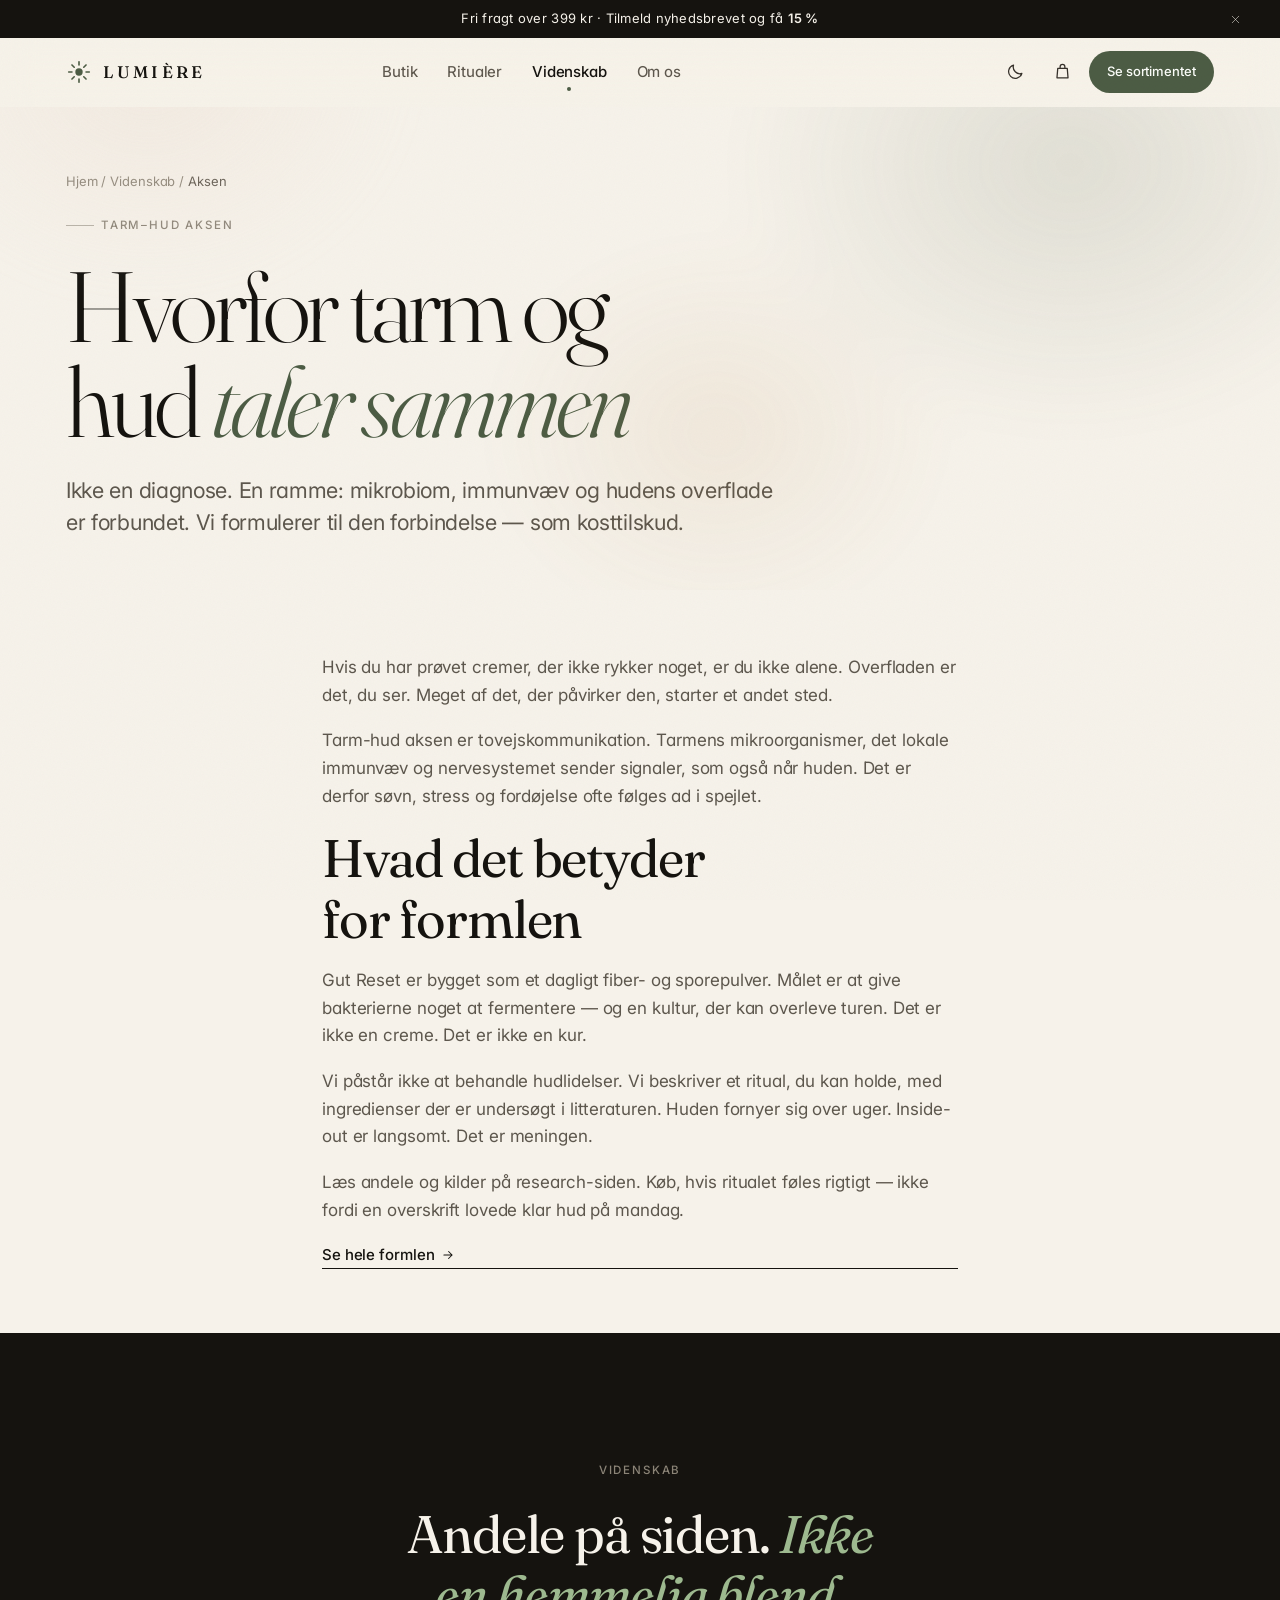
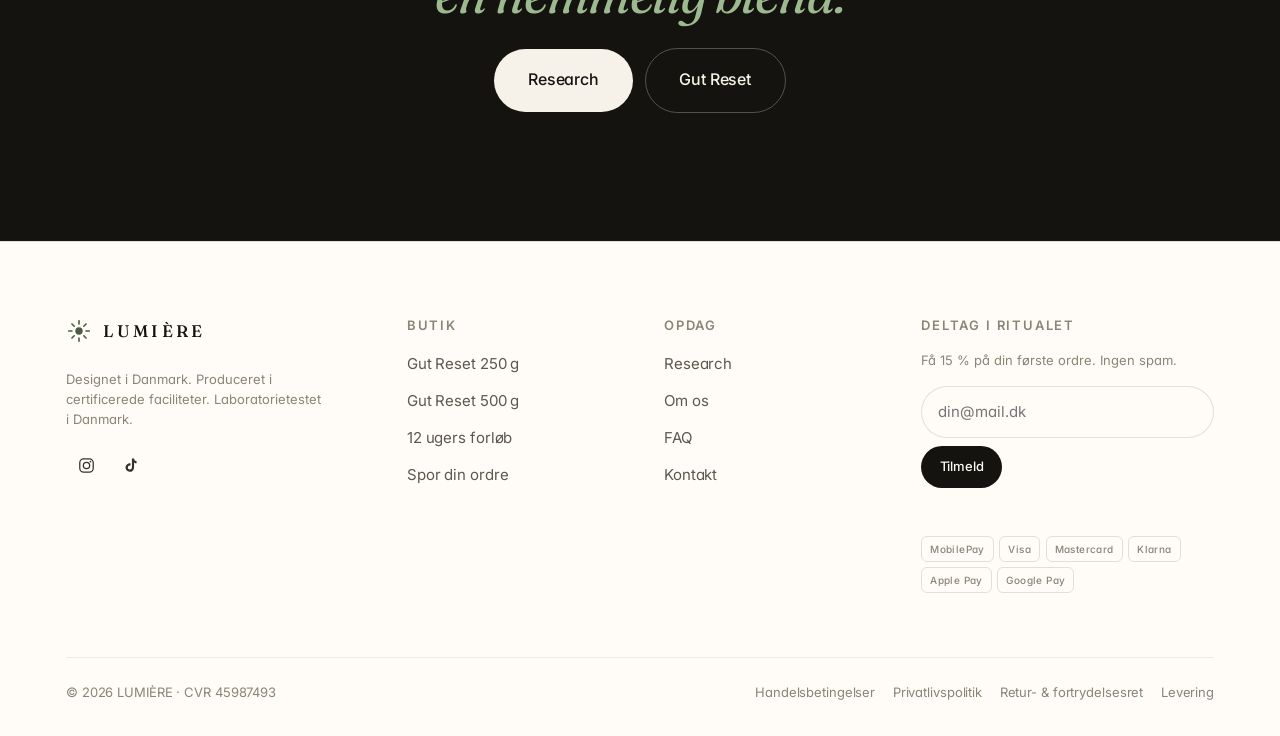
<file: artikel.html>
<!DOCTYPE html>
<html lang="da" data-theme="light">
<head>
<meta charset="utf-8">
<meta name="viewport" content="width=device-width, initial-scale=1">
<title>Hvorfor tarm og hud taler sammen | LUMI&Egrave;RE</title>
<meta name="description" content="Tarm-hud aksen forklaret uden sygdomsanprisninger. Research fra Lumi&egrave;re.">
<meta name="theme-color" content="#f6f2ea">
<link rel="canonical" href="https://www.thelumierelab.com/da/artikel">
<link rel="icon" href="assets/img/favicon.svg" type="image/svg+xml">
<link rel="manifest" href="manifest.webmanifest">

<meta property="og:type" content="website">
<meta property="og:locale" content="da_DK">
<meta property="og:site_name" content="LUMIÈRE">
<meta property="og:title" content="Hvorfor tarm og hud taler sammen">
<meta property="og:description" content="Tarm-hud aksen forklaret uden sygdomsanprisninger.">
<meta property="og:image" content="assets/img/og.svg">
<meta name="twitter:card" content="summary_large_image">

<link rel="preconnect" href="https://fonts.googleapis.com">
<link rel="preconnect" href="https://fonts.gstatic.com" crossorigin>
<link rel="stylesheet" href="https://fonts.googleapis.com/css2?family=Fraunces:ital,opsz,wght@0,9..144,300..600;1,9..144,300..600&family=Inter:wght@400..600&display=swap">
<link rel="stylesheet" href="assets/css/main.css">

<script>
  try {
    var t = JSON.parse(localStorage.getItem('lum.theme'));
    if (!t) t = matchMedia('(prefers-color-scheme: dark)').matches ? 'dark' : 'light';
    document.documentElement.setAttribute('data-theme', t);
  } catch (e) {}
</script>
</head>
<body>
<a class="skip-link" href="#main">Spring til indhold</a>

<svg width="0" height="0" style="position:absolute" aria-hidden="true" focusable="false">
  <defs>
    <symbol id="i-check" viewBox="0 0 24 24" fill="none" stroke="currentColor" stroke-width="1.8" stroke-linecap="round" stroke-linejoin="round"><path d="M20 6 9 17l-5-5"/></symbol>
    <symbol id="i-arrow" viewBox="0 0 24 24" fill="none" stroke="currentColor" stroke-width="1.8" stroke-linecap="round" stroke-linejoin="round"><path d="M5 12h14M13 6l6 6-6 6"/></symbol>
    <symbol id="i-bag" viewBox="0 0 24 24" fill="none" stroke="currentColor" stroke-width="1.6" stroke-linecap="round" stroke-linejoin="round"><path d="M6 8h12l1 12H5L6 8Z"/><path d="M9 8V6a3 3 0 0 1 6 0v2"/></symbol>
    <symbol id="i-sun" viewBox="0 0 24 24" fill="none" stroke="currentColor" stroke-width="1.6" stroke-linecap="round"><circle cx="12" cy="12" r="4"/><path d="M12 3v2M12 19v2M3 12h2M19 12h2M5.6 5.6 7 7M17 17l1.4 1.4M18.4 5.6 17 7M7 17l-1.4 1.4"/></symbol>
    <symbol id="i-moon" viewBox="0 0 24 24" fill="none" stroke="currentColor" stroke-width="1.6" stroke-linecap="round" stroke-linejoin="round"><path d="M20 14.5A8.5 8.5 0 0 1 9.5 4a8.5 8.5 0 1 0 10.5 10.5Z"/></symbol>
    <symbol id="i-close" viewBox="0 0 24 24" fill="none" stroke="currentColor" stroke-width="1.7" stroke-linecap="round"><path d="M6 6l12 12M18 6 6 18"/></symbol>
    <symbol id="i-flask" viewBox="0 0 24 24" fill="none" stroke="currentColor" stroke-width="1.6" stroke-linecap="round" stroke-linejoin="round"><path d="M9 3h6M10 3v6L5 18a2 2 0 0 0 1.8 3h10.4A2 2 0 0 0 19 18l-5-9V3"/><path d="M7.5 14h9"/></symbol>
    <symbol id="i-shield" viewBox="0 0 24 24" fill="none" stroke="currentColor" stroke-width="1.6" stroke-linecap="round" stroke-linejoin="round"><path d="M12 3l7 3v6c0 4.5-3 7.7-7 9-4-1.3-7-4.5-7-9V6l7-3Z"/><path d="M9 12l2 2 4-4"/></symbol>
    <symbol id="i-leaf" viewBox="0 0 24 24" fill="none" stroke="currentColor" stroke-width="1.6" stroke-linecap="round" stroke-linejoin="round"><path d="M4 20c0-8 5-13 16-14 0 11-5 15-11 15-2.5 0-5-.4-5-1Z"/><path d="M9 15c2-3 4.5-5 8-6"/></symbol>
    <symbol id="i-globe" viewBox="0 0 24 24" fill="none" stroke="currentColor" stroke-width="1.6" stroke-linecap="round" stroke-linejoin="round"><circle cx="12" cy="12" r="9"/><path d="M3 12h18M12 3c2.6 2.8 4 6 4 9s-1.4 6.2-4 9M12 3c-2.6 2.8-4 6-4 9s1.4 6.2 4 9"/></symbol>
    <symbol id="i-ig" viewBox="0 0 24 24" fill="none" stroke="currentColor" stroke-width="1.6"><rect x="3.5" y="3.5" width="17" height="17" rx="5"/><circle cx="12" cy="12" r="4"/><circle cx="17" cy="7" r="1.1" fill="currentColor" stroke="none"/></symbol>
    <symbol id="i-tt" viewBox="0 0 24 24" fill="currentColor"><path d="M16.5 3h-2.7v11.6a2.6 2.6 0 1 1-2.6-2.6c.3 0 .5 0 .8.1V9.3a5.4 5.4 0 1 0 4.5 5.3V8.2a5 5 0 0 0 3.2 1.1V6.6a3.6 3.6 0 0 1-3.2-3.6Z"/></symbol>
  </defs>
</svg>

<div class="announce" data-announce>
  <div class="announce__inner">
    <span>Fri fragt over 399 kr &middot; Tilmeld nyhedsbrevet og f&aring; <b>15 %</b></span>
    <button class="announce__close" type="button" data-announce-close aria-label="Luk besked">
      <svg width="13" height="13" aria-hidden="true"><use href="#i-close"/></svg>
    </button>
  </div>
</div>

<header class="header">
  <div class="header__inner">
    <a class="brand" href="index.html" aria-label="LUMIERE, til forsiden">
      <svg class="brand__mark" viewBox="0 0 24 24" fill="none" stroke="currentColor" stroke-width="1.5" stroke-linecap="round" aria-hidden="true">
        <circle cx="12" cy="12" r="3.4" fill="currentColor" stroke="none"/>
        <path d="M12 2.5v3M12 18.5v3M2.5 12h3M18.5 12h3M5.5 5.5l2.1 2.1M16.4 16.4l2.1 2.1M18.5 5.5l-2.1 2.1M7.6 16.4l-2.1 2.1"/>
      </svg>
      <span class="brand__word">Lumi&egrave;re</span>
    </a>
    <nav class="nav" aria-label="Hovedmenu">
      <ul class="nav__list">
        <li><a class="nav__link" data-nav-link href="shop.html">Butik</a></li>
        <li><a class="nav__link" data-nav-link href="ritual.html">Ritualer</a></li>
        <li><a class="nav__link" data-nav-link href="research.html">Videnskab</a></li>
        <li><a class="nav__link" data-nav-link href="om-os.html">Om os</a></li>
      </ul>
    </nav>
    <div class="header__actions">
      <button class="icon-btn theme-toggle" type="button" aria-pressed="false" aria-label="Skift tema">
        <svg aria-hidden="true"><use href="#i-moon"/></svg>
        <svg aria-hidden="true"><use href="#i-sun"/></svg>
      </button>
      <button class="icon-btn" type="button" data-cart-trigger aria-label="Kurv">
        <svg aria-hidden="true"><use href="#i-bag"/></svg>
        <span class="icon-btn__count" data-cart-count aria-hidden="true">0</span>
      </button>
      <a class="btn btn--sm btn--sage header__cta" href="shop.html">
        <span>Se sortimentet</span>
      </a>
      <button class="icon-btn nav-toggle" type="button" data-menu-toggle aria-expanded="false" aria-controls="mobile-menu" aria-label="Menu">
        <span class="nav-toggle__box" aria-hidden="true"><i></i><i></i><i></i></span>
      </button>
    </div>
  </div>
  <div class="progress" aria-hidden="true"></div>
</header>

<div class="mobile-menu" id="mobile-menu" data-menu aria-hidden="true">
  <div class="mobile-menu__top">
    <span class="brand__word">Lumi&egrave;re</span>
    <button class="icon-btn" type="button" data-menu-toggle aria-label="Luk menu">
      <svg aria-hidden="true"><use href="#i-close"/></svg>
    </button>
  </div>
  <nav aria-label="Mobilmenu">
    <ul class="mobile-menu__list">
      <li><a class="mobile-menu__link" style="--i:0" href="shop.html"><span>01</span>Butik</a></li>
      <li><a class="mobile-menu__link" style="--i:1" href="ritual.html"><span>02</span>Ritualer</a></li>
      <li><a class="mobile-menu__link" style="--i:2" href="research.html"><span>03</span>Videnskab</a></li>
      <li><a class="mobile-menu__link" style="--i:3" href="om-os.html"><span>04</span>Om os</a></li>
      <li><a class="mobile-menu__link" style="--i:4" href="kontakt.html"><span>05</span>Kontakt</a></li>
    </ul>
  </nav>
  <a class="btn btn--sage btn--full btn--lg" href="shop.html">
    <span>Se sortimentet</span>
  </a>
</div>

<main id="main">
  <section class="hero hero--page">
    <div class="hero__aura" aria-hidden="true"></div>
    <div class="wrap">
      <div class="hero__copy">
        <nav class="crumbs" aria-label="Br&oslash;dkrumme">
          <a href="index.html">Hjem</a> / <a href="research.html">Videnskab</a> / <span aria-current="page">Aksen</span>
        </nav>
        <span class="eyebrow">Tarm&ndash;hud aksen</span>
        <h1 class="display">Hvorfor tarm og hud <em>taler sammen</em></h1>
        <p class="lead">
          Ikke en diagnose. En ramme: mikrobiom, immunv&aelig;v og hudens overflade
          er forbundet. Vi formulerer til den forbindelse &mdash; som kosttilskud.
        </p>
      </div>
    </div>
  </section>

  <section class="section section--tight">
    <div class="wrap wrap--mid prose" data-reveal>
      <p>
        Hvis du har pr&oslash;vet cremer, der ikke rykker noget, er du ikke alene.
        Overfladen er det, du ser. Meget af det, der p&aring;virker den, starter
        et andet sted.
      </p>
      <p>
        Tarm-hud aksen er tovejskommunikation. Tarmens mikroorganismer, det
        lokale immunv&aelig;v og nervesystemet sender signaler, som ogs&aring; n&aring;r huden.
        Det er derfor s&oslash;vn, stress og ford&oslash;jelse ofte f&oslash;lges ad i spejlet.
      </p>
      <h2>Hvad det betyder for formlen</h2>
      <p>
        Gut Reset er bygget som et dagligt fiber- og sporepulver. M&aring;let er
        at give bakterierne noget at fermentere &mdash; og en kultur, der kan
        overleve turen. Det er ikke en creme. Det er ikke en kur.
      </p>
      <p>
        Vi p&aring;st&aring;r ikke at behandle hudlidelser. Vi beskriver et ritual, du
        kan holde, med ingredienser der er unders&oslash;gt i litteraturen. Huden
        fornyer sig over uger. Inside-out er langsomt. Det er meningen.
      </p>
      <p>
        L&aelig;s andele og kilder p&aring; research-siden. K&oslash;b, hvis ritualet f&oslash;les
        rigtigt &mdash; ikke fordi en overskrift lovede klar hud p&aring; mandag.
      </p>
      <a class="link" href="research.html">Se hele formlen <svg width="14" height="14" aria-hidden="true"><use href="#i-arrow"/></svg></a>
    </div>
  </section>

  <section class="finale defer-paint" aria-labelledby="afin-h">
    <div class="wrap wrap--mid finale__inner">
      <span class="eyebrow eyebrow--bare">Videnskab</span>
      <h2 id="afin-h">Andele p&aring; siden. <em>Ikke en hemmelig blend.</em></h2>
      <div class="row" style="justify-content:center">
        <a class="btn btn--on-ink btn--lg" href="research.html">Research</a>
        <a class="btn btn--on-ink-ghost btn--lg" href="produkt.html">Gut Reset</a>
      </div>
    </div>
  </section>
</main>

<footer class="footer">
  <div class="wrap">
    <div class="footer__grid">
      <div class="stack-4">
        <a class="brand brand--footer" href="index.html">
          <svg class="brand__mark" viewBox="0 0 24 24" fill="none" stroke="currentColor" stroke-width="1.5" stroke-linecap="round" aria-hidden="true">
            <circle cx="12" cy="12" r="3.4" fill="currentColor" stroke="none"/>
            <path d="M12 2.5v3M12 18.5v3M2.5 12h3M18.5 12h3M5.5 5.5l2.1 2.1M16.4 16.4l2.1 2.1M18.5 5.5l-2.1 2.1M7.6 16.4l-2.1 2.1"/>
          </svg>
          <span class="brand__word">Lumi&egrave;re</span>
        </a>
        <p class="fine" style="max-width:34ch">Designet i Danmark. Produceret i certificerede faciliteter. Laboratorietestet i Danmark.</p>
        <div class="socials">
          <a class="icon-btn" href="https://www.instagram.com/" aria-label="Instagram" rel="noopener noreferrer nofollow" target="_blank"><svg aria-hidden="true"><use href="#i-ig"/></svg></a>
          <a class="icon-btn" href="https://www.tiktok.com/" aria-label="TikTok" rel="noopener noreferrer nofollow" target="_blank"><svg aria-hidden="true"><use href="#i-tt"/></svg></a>
        </div>
      </div>
      <nav aria-labelledby="f-shop"><h3 id="f-shop">Butik</h3>
        <ul class="footer__links">
          <li><a href="produkt.html">Gut Reset 250 g</a></li>
          <li><a href="produkt.html#pakker">Gut Reset 500 g</a></li>
          <li><a href="produkt.html#pakker">12 ugers forl&oslash;b</a></li>
          <li><a href="kontakt.html#ordre">Spor din ordre</a></li>
        </ul>
      </nav>
      <nav aria-labelledby="f-disc"><h3 id="f-disc">Opdag</h3>
        <ul class="footer__links">
          <li><a href="research.html">Research</a></li>
          <li><a href="om-os.html">Om os</a></li>
          <li><a href="kontakt.html#faq">FAQ</a></li>
          <li><a href="kontakt.html">Kontakt</a></li>
        </ul>
      </nav>
      <div class="stack-4">
        <h3>Deltag i ritualet</h3>
        <p class="fine">F&aring; 15 % p&aring; din f&oslash;rste ordre. Ingen spam.</p>
        <form class="subscribe" data-subscribe novalidate>
          <label class="sr-only" for="nl-mail">Mailadresse</label>
          <input id="nl-mail" type="email" name="email" placeholder="din@mail.dk" autocomplete="email" required>
          <button class="btn btn--sm" type="submit">Tilmeld</button>
        </form>
        <p class="form-note" data-note role="status"></p>
        <div class="pay" aria-label="Betalingsmetoder">
          <span>MobilePay</span><span>Visa</span><span>Mastercard</span><span>Klarna</span>
          <span>Apple Pay</span><span>Google Pay</span>
        </div>
      </div>
    </div>
    <div class="footer__bottom">
      <p>&copy; <span data-year>2026</span> LUMI&Egrave;RE &middot; CVR 45987493</p>
      <nav class="footer__legal" aria-label="Juridisk">
        <a href="kontakt.html#handel">Handelsbetingelser</a>
        <a href="kontakt.html#privatliv">Privatlivspolitik</a>
        <a href="kontakt.html#retur">Retur- &amp; fortrydelsesret</a>
        <a href="kontakt.html#levering">Levering</a>
      </nav>
    </div>
  </div>
</footer>

<div class="overlay" data-overlay aria-hidden="true"></div>

<aside class="drawer" data-cart-drawer role="dialog" aria-modal="true" aria-label="Indk&oslash;bskurv" aria-hidden="true">
  <div class="drawer__head">
    <h2>Din kurv</h2>
    <button class="icon-btn" type="button" data-cart-close aria-label="Luk kurv">
      <svg aria-hidden="true"><use href="#i-close"/></svg>
    </button>
  </div>
  <div class="drawer__body">
    <div class="ship-bar">
      <span data-ship-msg>K&oslash;b for 399 kr mere og f&aring; fri fragt</span>
      <div class="ship-bar__track">
        <div class="ship-bar__fill" data-ship-fill></div>
      </div>
    </div>
    <div class="drawer__empty" data-cart-empty>
      <svg aria-hidden="true"><use href="#i-bag"/></svg>
      <p>Din kurv er tom.</p>
      <a class="btn btn--ghost btn--sm" href="produkt.html">Se Gut Reset</a>
    </div>
    <div data-cart-items></div>
  </div>
  <div class="drawer__foot" data-cart-foot hidden>
    <div class="drawer__sum">
      <span>Subtotal</span>
      <strong data-cart-total>0 kr</strong>
    </div>
    <button class="btn btn--sage btn--full btn--lg" type="button" data-checkout>
      <span>G&aring; til sikker betaling</span>
    </button>
    <p class="fine" style="text-align:center">MobilePay &middot; kort &middot; Klarna</p>
  </div>
</aside>

<div class="toast" data-toast role="status" aria-live="polite">
  <svg aria-hidden="true"><use href="#i-check"/></svg>
  <span data-toast-text></span>
</div>

<script defer src="assets/js/reviews.js"></script>
<script defer src="assets/js/main.js"></script>
</body>
</html>
</file>
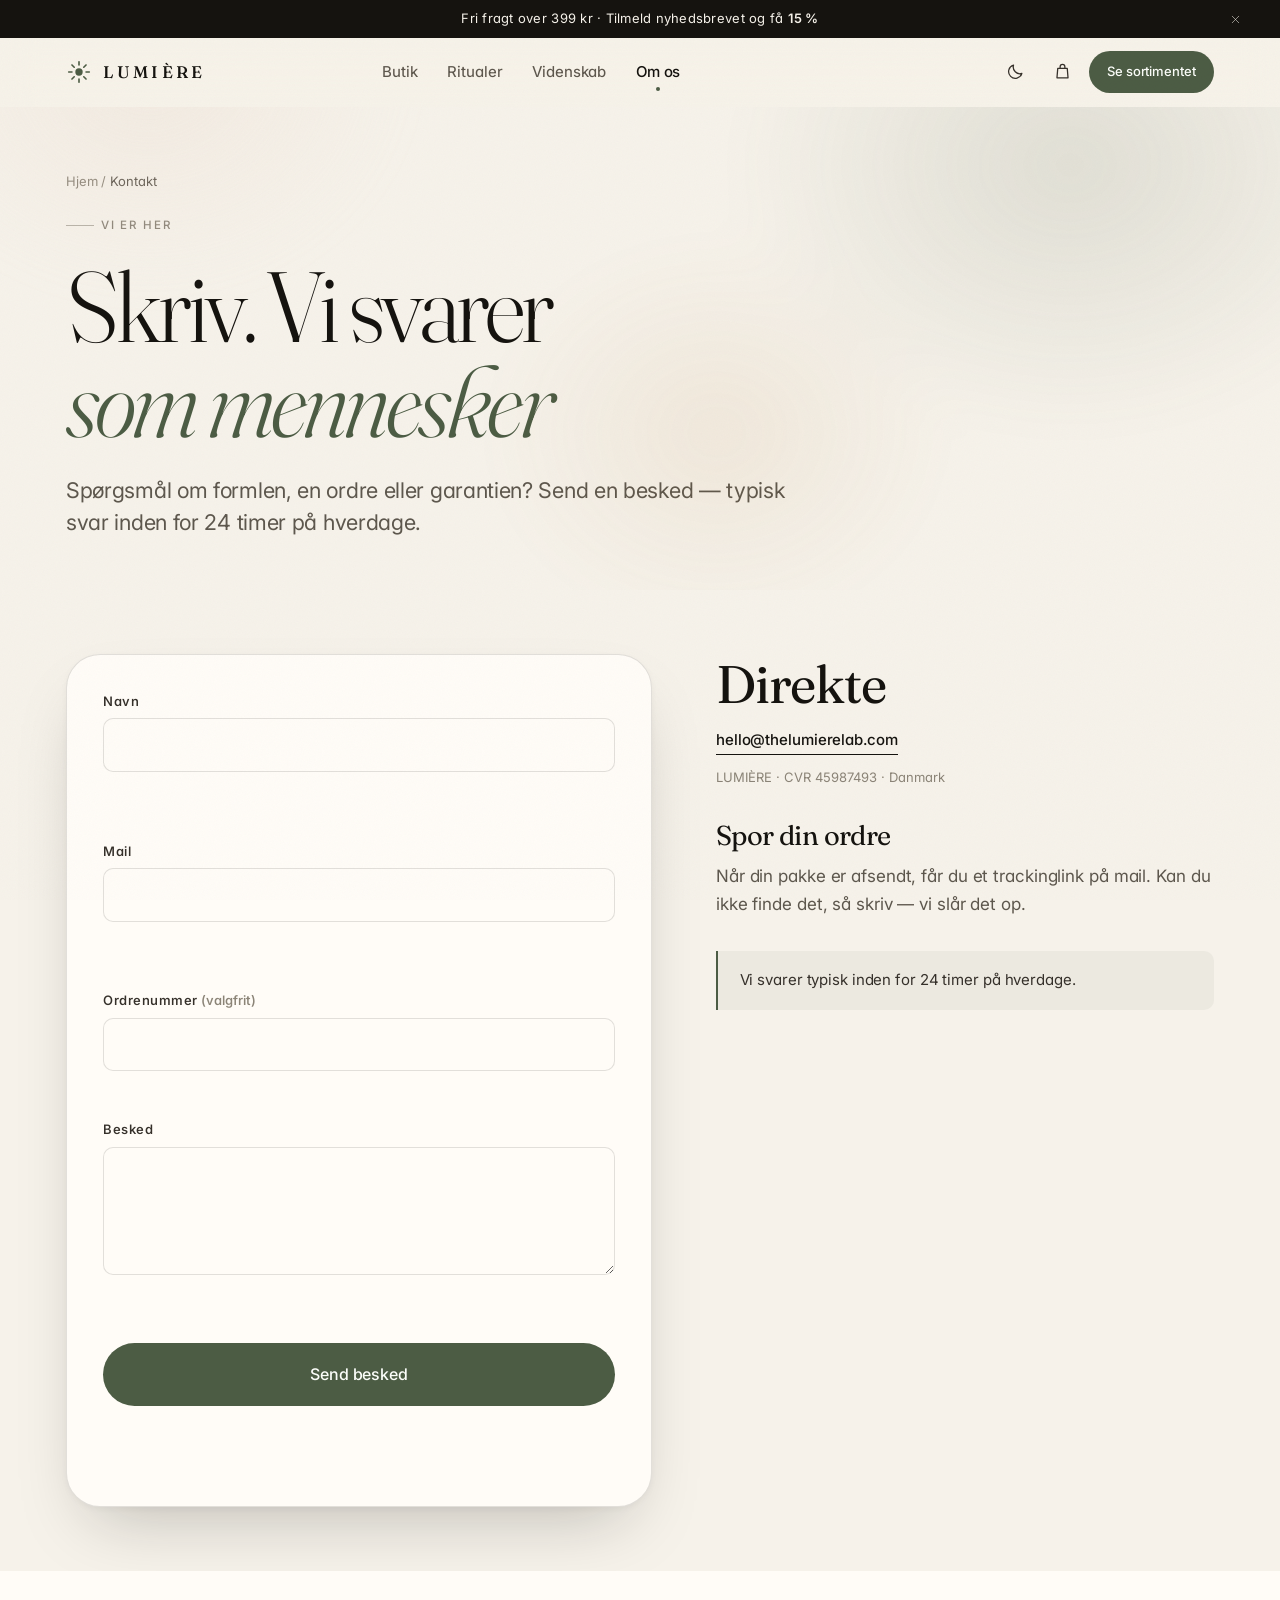
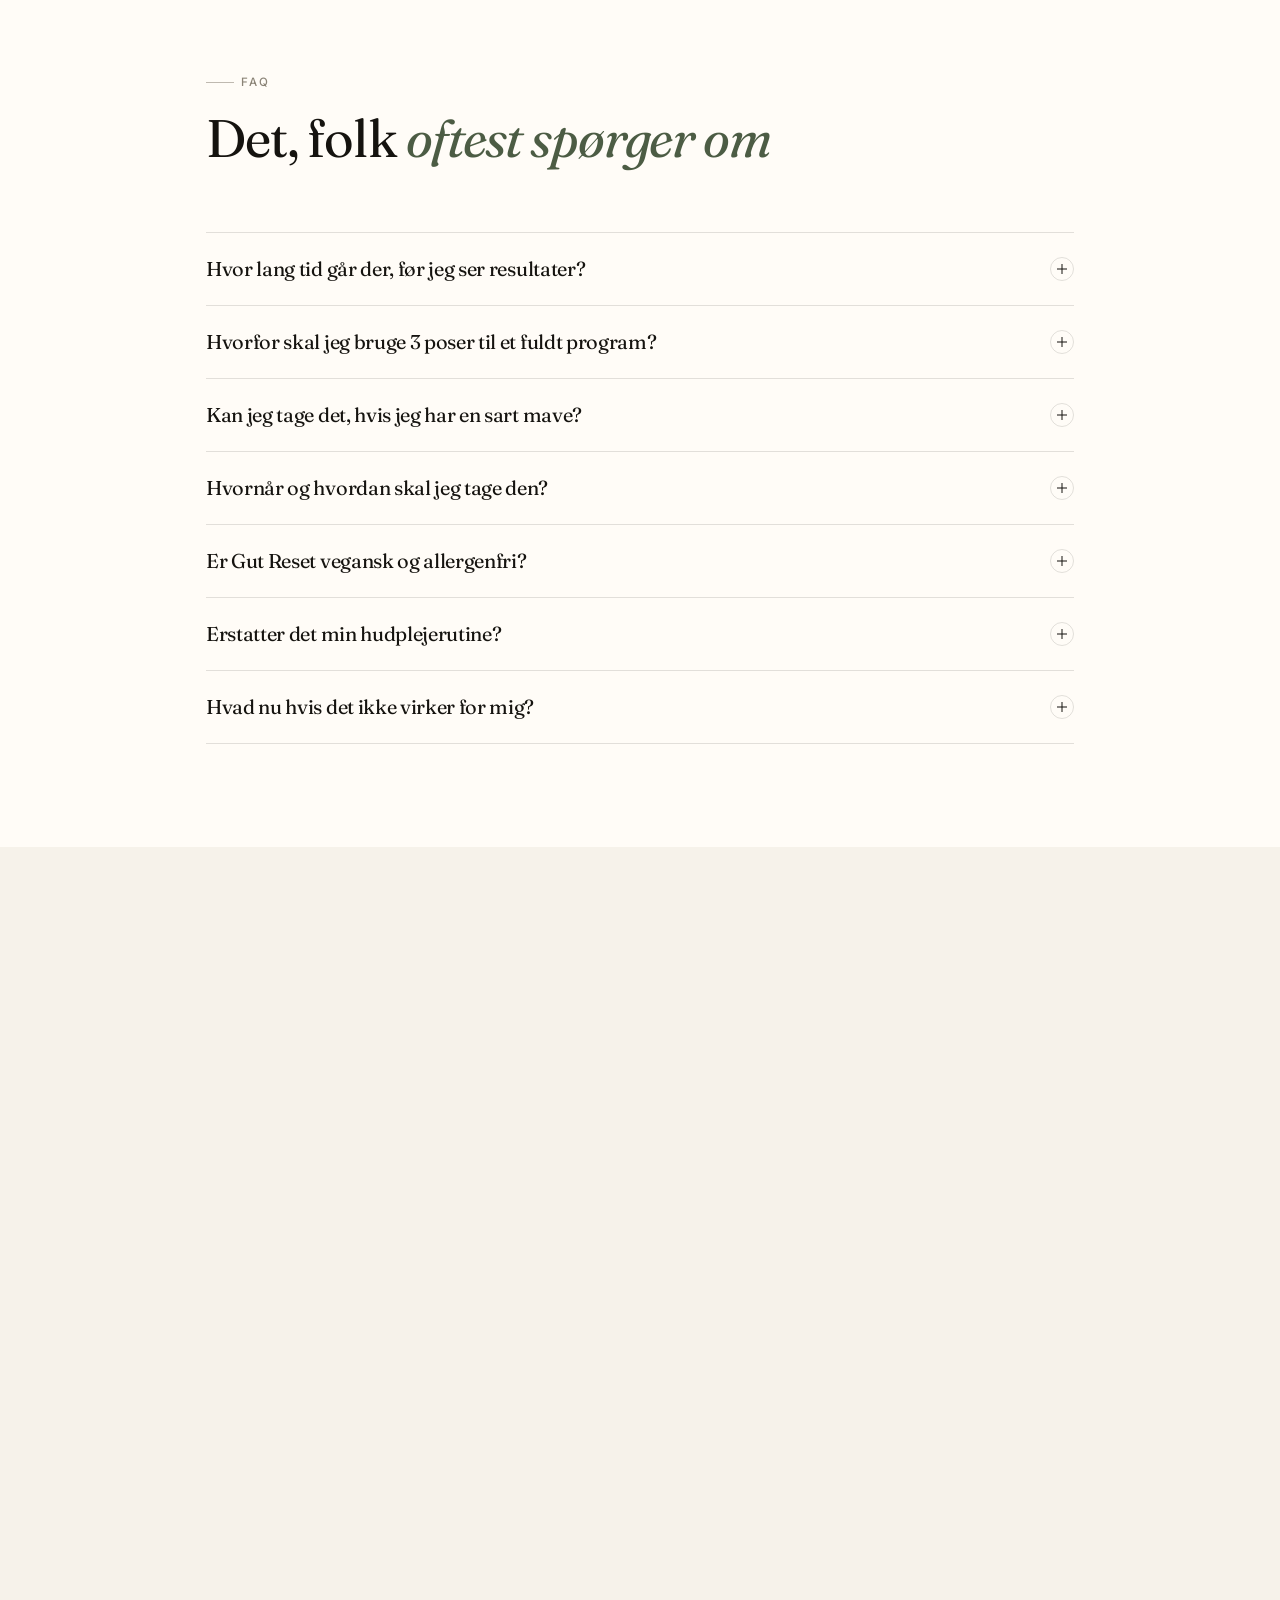
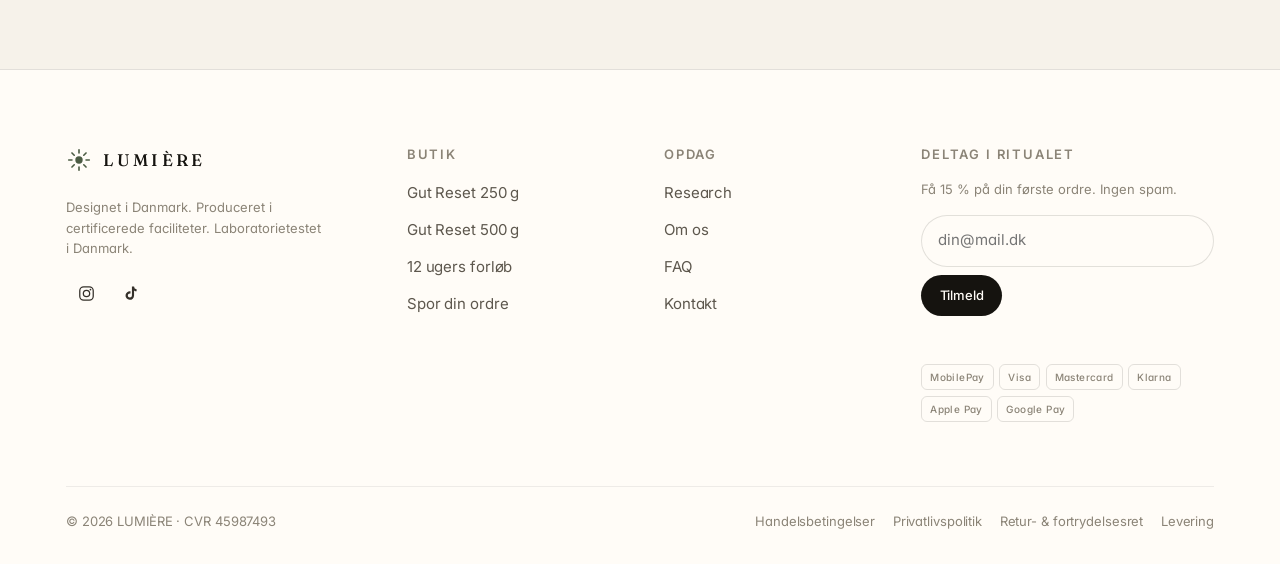
<file: kontakt.html>
<!DOCTYPE html>
<html lang="da" data-theme="light">
<head>
<meta charset="utf-8">
<meta name="viewport" content="width=device-width, initial-scale=1">
<title>Kontakt &amp; FAQ | LUMI&Egrave;RE</title>
<meta name="description" content="Skriv til Lumi&egrave;re, l&aelig;s FAQ, spor din ordre og se handelsbetingelser, retur og levering. Vi svarer typisk inden for 24 timer p&aring; hverdage.">
<meta name="theme-color" content="#f6f2ea">
<link rel="canonical" href="https://www.thelumierelab.com/da/kontakt">
<link rel="icon" href="assets/img/favicon.svg" type="image/svg+xml">
<link rel="manifest" href="manifest.webmanifest">

<meta property="og:type" content="website">
<meta property="og:locale" content="da_DK">
<meta property="og:site_name" content="LUMIÈRE">
<meta property="og:title" content="Kontakt &amp; FAQ &mdash; LUMI&Egrave;RE">
<meta property="og:description" content="Sp&oslash;rgsm&aring;l, ordre og politikker. Vi er her.">
<meta property="og:image" content="assets/img/og.svg">
<meta name="twitter:card" content="summary_large_image">

<link rel="preconnect" href="https://fonts.googleapis.com">
<link rel="preconnect" href="https://fonts.gstatic.com" crossorigin>
<link rel="stylesheet" href="https://fonts.googleapis.com/css2?family=Fraunces:ital,opsz,wght@0,9..144,300..600;1,9..144,300..600&family=Inter:wght@400..600&display=swap">
<link rel="stylesheet" href="assets/css/main.css">

<script>
  try {
    var t = JSON.parse(localStorage.getItem('lum.theme'));
    if (!t) t = matchMedia('(prefers-color-scheme: dark)').matches ? 'dark' : 'light';
    document.documentElement.setAttribute('data-theme', t);
  } catch (e) {}
</script>
</head>
<body>
<a class="skip-link" href="#main">Spring til indhold</a>

<svg width="0" height="0" style="position:absolute" aria-hidden="true" focusable="false">
  <defs>
    <symbol id="i-check" viewBox="0 0 24 24" fill="none" stroke="currentColor" stroke-width="1.8" stroke-linecap="round" stroke-linejoin="round"><path d="M20 6 9 17l-5-5"/></symbol>
    <symbol id="i-arrow" viewBox="0 0 24 24" fill="none" stroke="currentColor" stroke-width="1.8" stroke-linecap="round" stroke-linejoin="round"><path d="M5 12h14M13 6l6 6-6 6"/></symbol>
    <symbol id="i-bag" viewBox="0 0 24 24" fill="none" stroke="currentColor" stroke-width="1.6" stroke-linecap="round" stroke-linejoin="round"><path d="M6 8h12l1 12H5L6 8Z"/><path d="M9 8V6a3 3 0 0 1 6 0v2"/></symbol>
    <symbol id="i-sun" viewBox="0 0 24 24" fill="none" stroke="currentColor" stroke-width="1.6" stroke-linecap="round"><circle cx="12" cy="12" r="4"/><path d="M12 3v2M12 19v2M3 12h2M19 12h2M5.6 5.6 7 7M17 17l1.4 1.4M18.4 5.6 17 7M7 17l-1.4 1.4"/></symbol>
    <symbol id="i-moon" viewBox="0 0 24 24" fill="none" stroke="currentColor" stroke-width="1.6" stroke-linecap="round" stroke-linejoin="round"><path d="M20 14.5A8.5 8.5 0 0 1 9.5 4a8.5 8.5 0 1 0 10.5 10.5Z"/></symbol>
    <symbol id="i-close" viewBox="0 0 24 24" fill="none" stroke="currentColor" stroke-width="1.7" stroke-linecap="round"><path d="M6 6l12 12M18 6 6 18"/></symbol>
    <symbol id="i-flask" viewBox="0 0 24 24" fill="none" stroke="currentColor" stroke-width="1.6" stroke-linecap="round" stroke-linejoin="round"><path d="M9 3h6M10 3v6L5 18a2 2 0 0 0 1.8 3h10.4A2 2 0 0 0 19 18l-5-9V3"/><path d="M7.5 14h9"/></symbol>
    <symbol id="i-shield" viewBox="0 0 24 24" fill="none" stroke="currentColor" stroke-width="1.6" stroke-linecap="round" stroke-linejoin="round"><path d="M12 3l7 3v6c0 4.5-3 7.7-7 9-4-1.3-7-4.5-7-9V6l7-3Z"/><path d="M9 12l2 2 4-4"/></symbol>
    <symbol id="i-leaf" viewBox="0 0 24 24" fill="none" stroke="currentColor" stroke-width="1.6" stroke-linecap="round" stroke-linejoin="round"><path d="M4 20c0-8 5-13 16-14 0 11-5 15-11 15-2.5 0-5-.4-5-1Z"/><path d="M9 15c2-3 4.5-5 8-6"/></symbol>
    <symbol id="i-globe" viewBox="0 0 24 24" fill="none" stroke="currentColor" stroke-width="1.6" stroke-linecap="round" stroke-linejoin="round"><circle cx="12" cy="12" r="9"/><path d="M3 12h18M12 3c2.6 2.8 4 6 4 9s-1.4 6.2-4 9M12 3c-2.6 2.8-4 6-4 9s1.4 6.2 4 9"/></symbol>
    <symbol id="i-ig" viewBox="0 0 24 24" fill="none" stroke="currentColor" stroke-width="1.6"><rect x="3.5" y="3.5" width="17" height="17" rx="5"/><circle cx="12" cy="12" r="4"/><circle cx="17" cy="7" r="1.1" fill="currentColor" stroke="none"/></symbol>
    <symbol id="i-tt" viewBox="0 0 24 24" fill="currentColor"><path d="M16.5 3h-2.7v11.6a2.6 2.6 0 1 1-2.6-2.6c.3 0 .5 0 .8.1V9.3a5.4 5.4 0 1 0 4.5 5.3V8.2a5 5 0 0 0 3.2 1.1V6.6a3.6 3.6 0 0 1-3.2-3.6Z"/></symbol>
  </defs>
</svg>

<div class="announce" data-announce>
  <div class="announce__inner">
    <span>Fri fragt over 399 kr &middot; Tilmeld nyhedsbrevet og f&aring; <b>15 %</b></span>
    <button class="announce__close" type="button" data-announce-close aria-label="Luk besked">
      <svg width="13" height="13" aria-hidden="true"><use href="#i-close"/></svg>
    </button>
  </div>
</div>

<header class="header">
  <div class="header__inner">
    <a class="brand" href="index.html" aria-label="LUMIERE, til forsiden">
      <svg class="brand__mark" viewBox="0 0 24 24" fill="none" stroke="currentColor" stroke-width="1.5" stroke-linecap="round" aria-hidden="true">
        <circle cx="12" cy="12" r="3.4" fill="currentColor" stroke="none"/>
        <path d="M12 2.5v3M12 18.5v3M2.5 12h3M18.5 12h3M5.5 5.5l2.1 2.1M16.4 16.4l2.1 2.1M18.5 5.5l-2.1 2.1M7.6 16.4l-2.1 2.1"/>
      </svg>
      <span class="brand__word">Lumi&egrave;re</span>
    </a>
    <nav class="nav" aria-label="Hovedmenu">
      <ul class="nav__list">
        <li><a class="nav__link" data-nav-link href="shop.html">Butik</a></li>
        <li><a class="nav__link" data-nav-link href="ritual.html">Ritualer</a></li>
        <li><a class="nav__link" data-nav-link href="research.html">Videnskab</a></li>
        <li><a class="nav__link" data-nav-link href="om-os.html">Om os</a></li>
      </ul>
    </nav>
    <div class="header__actions">
      <button class="icon-btn theme-toggle" type="button" aria-pressed="false" aria-label="Skift tema">
        <svg aria-hidden="true"><use href="#i-moon"/></svg>
        <svg aria-hidden="true"><use href="#i-sun"/></svg>
      </button>
      <button class="icon-btn" type="button" data-cart-trigger aria-label="Kurv">
        <svg aria-hidden="true"><use href="#i-bag"/></svg>
        <span class="icon-btn__count" data-cart-count aria-hidden="true">0</span>
      </button>
      <a class="btn btn--sm btn--sage header__cta" href="shop.html">
        <span>Se sortimentet</span>
      </a>
      <button class="icon-btn nav-toggle" type="button" data-menu-toggle aria-expanded="false" aria-controls="mobile-menu" aria-label="Menu">
        <span class="nav-toggle__box" aria-hidden="true"><i></i><i></i><i></i></span>
      </button>
    </div>
  </div>
  <div class="progress" aria-hidden="true"></div>
</header>

<div class="mobile-menu" id="mobile-menu" data-menu aria-hidden="true">
  <div class="mobile-menu__top">
    <span class="brand__word">Lumi&egrave;re</span>
    <button class="icon-btn" type="button" data-menu-toggle aria-label="Luk menu">
      <svg aria-hidden="true"><use href="#i-close"/></svg>
    </button>
  </div>
  <nav aria-label="Mobilmenu">
    <ul class="mobile-menu__list">
      <li><a class="mobile-menu__link" style="--i:0" href="shop.html"><span>01</span>Butik</a></li>
      <li><a class="mobile-menu__link" style="--i:1" href="ritual.html"><span>02</span>Ritualer</a></li>
      <li><a class="mobile-menu__link" style="--i:2" href="research.html"><span>03</span>Videnskab</a></li>
      <li><a class="mobile-menu__link" style="--i:3" href="om-os.html"><span>04</span>Om os</a></li>
      <li><a class="mobile-menu__link" style="--i:4" href="kontakt.html"><span>05</span>Kontakt</a></li>
    </ul>
  </nav>
  <a class="btn btn--sage btn--full btn--lg" href="shop.html">
    <span>Se sortimentet</span>
  </a>
</div>

<main id="main">
  <section class="hero hero--page">
    <div class="hero__aura" aria-hidden="true"></div>
    <div class="wrap">
      <div class="hero__copy">
        <nav class="crumbs" aria-label="Br&oslash;dkrumme">
          <a href="index.html">Hjem</a> / <span aria-current="page">Kontakt</span>
        </nav>
        <span class="eyebrow">Vi er her</span>
        <h1 class="display">Skriv. Vi svarer <em>som mennesker</em></h1>
        <p class="lead">
          Sp&oslash;rgsm&aring;l om formlen, en ordre eller garantien? Send en besked &mdash;
          typisk svar inden for 24 timer p&aring; hverdage.
        </p>
      </div>
    </div>
  </section>

  <section class="section section--tight">
    <div class="wrap contact">
      <form class="buy stack-5" data-contact novalidate>
        <div class="field" data-required>
          <label for="c-name">Navn</label>
          <input id="c-name" name="name" autocomplete="name" required>
          <p class="field__error"></p>
        </div>
        <div class="field" data-required>
          <label for="c-mail">Mail</label>
          <input id="c-mail" name="email" type="email" autocomplete="email" required>
          <p class="field__error"></p>
        </div>
        <div class="field">
          <label for="c-order">Ordrenummer <span class="fine">(valgfrit)</span></label>
          <input id="c-order" name="order" autocomplete="off">
        </div>
        <div class="field" data-required>
          <label for="c-msg">Besked</label>
          <textarea id="c-msg" name="message" required></textarea>
          <p class="field__error"></p>
        </div>
        <button class="btn btn--sage btn--lg" type="submit">Send besked</button>
        <p class="form-note" data-form-status role="status"></p>
      </form>

      <div class="stack-6">
        <div class="stack-3">
          <h2>Direkte</h2>
          <p class="muted">
            <a class="link" href="mailto:hello@thelumierelab.com">hello@thelumierelab.com</a>
          </p>
          <p class="fine">LUMI&Egrave;RE &middot; CVR 45987493 &middot; Danmark</p>
        </div>
        <div class="stack-3" id="ordre">
          <h3>Spor din ordre</h3>
          <p class="muted">
            N&aring;r din pakke er afsendt, f&aring;r du et trackinglink p&aring; mail.
            Kan du ikke finde det, s&aring; skriv &mdash; vi sl&aring;r det op.
          </p>
        </div>
        <div class="note">
          Vi svarer typisk inden for 24 timer p&aring; hverdage.
        </div>
      </div>
    </div>
  </section>

  <section class="section section--paper defer-paint" id="faq" aria-labelledby="kfaq-h">
    <div class="wrap wrap--mid">
      <div class="section-head">
        <span class="eyebrow">FAQ</span>
        <h2 id="kfaq-h">Det, folk <em>oftest sp&oslash;rger om</em></h2>
      </div>
      <div class="faq" data-faq data-faq-single>
        <div class="faq__item">
          <h3 style="font-size:inherit;margin:0">
            <button class="faq__q" type="button" aria-expanded="false" aria-controls="kf1">
              Hvor lang tid g&aring;r der, f&oslash;r jeg ser resultater?
              <span class="faq__sign" aria-hidden="true"></span>
            </button>
          </h3>
          <div class="faq__a" id="kf1"><div><p>De fleste oplever &aelig;ndringer i ford&oslash;jelsen inden for 2-4 uger. Forbedringer i huden bliver typisk synlige efter 6-12 uger med konsekvent daglig brug. Tarmmikrobiomet tager tid at &aelig;ndre &mdash; men det bel&oslash;nner t&aring;lmodighed.</p></div></div>
        </div>
        <div class="faq__item">
          <h3 style="font-size:inherit;margin:0">
            <button class="faq__q" type="button" aria-expanded="false" aria-controls="kf2">
              Hvorfor skal jeg bruge 3 poser til et fuldt program?
              <span class="faq__sign" aria-hidden="true"></span>
            </button>
          </h3>
          <div class="faq__a" id="kf2"><div><p>Hver pose &aacute; 250 g indeholder 25 portioner &mdash; nok til cirka 4 uger. De bedste resultater ses efter 8-12 uger, og derfor er den 12-ugers transformation (3 poser) vores mest anbefalede valg.</p></div></div>
        </div>
        <div class="faq__item">
          <h3 style="font-size:inherit;margin:0">
            <button class="faq__q" type="button" aria-expanded="false" aria-controls="kf3">
              Kan jeg tage det, hvis jeg har en sart mave?
              <span class="faq__sign" aria-hidden="true"></span>
            </button>
          </h3>
          <div class="faq__a" id="kf3"><div><p>Ja. Gut Reset er formuleret med sk&aring;nsomme fibre, herunder PHGG, som er specifikt udvalgt for dets tolerabilitet i f&oslash;lsomme ford&oslash;jelsessystemer. Nogle oplever mild oppustethed de f&oslash;rste par dage &mdash; dette er normalt og forsvinder typisk inden for en uge.</p></div></div>
        </div>
        <div class="faq__item">
          <h3 style="font-size:inherit;margin:0">
            <button class="faq__q" type="button" aria-expanded="false" aria-controls="kf4">
              Hvorn&aring;r og hvordan skal jeg tage den?
              <span class="faq__sign" aria-hidden="true"></span>
            </button>
          </h3>
          <div class="faq__a" id="kf4"><div><p>Tils&aelig;t en skefuld (12 g) til vand, m&aelig;lk, en smoothie eller din morgenmadssk&aring;l. Bland godt og indtag dagligt. Konsistens betyder mere end timing &mdash; v&aelig;lg et tidspunkt p&aring; dagen, som du kan holde dig til.</p></div></div>
        </div>
        <div class="faq__item">
          <h3 style="font-size:inherit;margin:0">
            <button class="faq__q" type="button" aria-expanded="false" aria-controls="kf5">
              Er Gut Reset vegansk og allergenfri?
              <span class="faq__sign" aria-hidden="true"></span>
            </button>
          </h3>
          <div class="faq__a" id="kf5"><div><p>Ja, Gut Reset er plantebaseret og fri for gluten, laktose, soja og kunstige s&oslash;destoffer. Det er naturligt s&oslash;det med munkefrugtekstrakt.</p></div></div>
        </div>
        <div class="faq__item">
          <h3 style="font-size:inherit;margin:0">
            <button class="faq__q" type="button" aria-expanded="false" aria-controls="kf6">
              Erstatter det min hudplejerutine?
              <span class="faq__sign" aria-hidden="true"></span>
            </button>
          </h3>
          <div class="faq__a" id="kf6"><div><p>Nej &mdash; Gut Reset virker indefra for at st&oslash;tte de forhold, der g&oslash;r din hud i stand til at fungere bedre. Det komplementerer din eksisterende hudpleje, det erstatter den ikke.</p></div></div>
        </div>
        <div class="faq__item">
          <h3 style="font-size:inherit;margin:0">
            <button class="faq__q" type="button" aria-expanded="false" aria-controls="kf7">
              Hvad nu hvis det ikke virker for mig?
              <span class="faq__sign" aria-hidden="true"></span>
            </button>
          </h3>
          <div class="faq__a" id="kf7"><div><p>Vi st&aring;r bag videnskaben og formlen. Hvis du har v&aelig;ret konsekvent i mindst 4 uger og ikke har bem&aelig;rket nogen &aelig;ndring, bedes du kontakte os direkte &mdash; vi vil samarbejde med dig om at finde en l&oslash;sning.</p></div></div>
        </div>
      </div>
    </div>
  </section>

  <section class="section defer-paint legal" aria-labelledby="pol-h">
    <div class="wrap wrap--mid">
      <div class="section-head">
        <span class="eyebrow">Politikker</span>
        <h2 id="pol-h">Det, der skal st&aring; sort p&aring; hvidt</h2>
      </div>

      <article id="handel">
        <h3>Handelsbetingelser</h3>
        <p>
          Lumi&egrave;re (CVR 45987493) s&aelig;lger kosttilskud til forbrugere i Danmark og
          EU. Priser er i DKK og inkluderer moms, medmindre andet er angivet.
          N&aring;r du l&aelig;gger en ordre, indg&aring;r du en k&oslash;bsaftale. Vi forbeholder os
          retten til at afvise ordrer ved &aring;benlyse fejl i pris eller lager.
        </p>
      </article>

      <article id="levering">
        <h3>Leveringspolitik</h3>
        <p>Danmark: 39 kr, fri over 399 kr. Typisk 1&ndash;3 hverdage. Ordrer inden kl. 14 p&aring; hverdage afsendes samme dag, n&aring;r lageret tillader det.</p>
        <p>EU: 8 &euro;, fri over 60 &euro;. Typisk 3&ndash;7 hverdage. Du f&aring;r tracking, n&aring;r pakken er afsendt.</p>
      </article>

      <article id="retur">
        <h3>Returpolitik</h3>
        <p>
          Du har 14 dages fortrydelsesret. Af f&oslash;devaresikkerhedshensyn tager vi
          kun u&aring;bnede og ubrugte poser retur. Er pakken beskadiget eller forkert,
          s&aring; skriv inden 48 timer efter modtagelse. Pengene returneres, n&aring;r vi
          har godkendt og modtaget returen.
        </p>
        <p>4-ugers tilfredshedsgarantien er et l&oslash;fte om dialog &mdash; ikke en automatisk refundering uden kontakt.</p>
      </article>

      <article id="privatliv">
        <h3>Privatlivspolitik</h3>
        <p>
          Vi behandler navn, mail, leveringsadresse og ordredata for at gennemf&oslash;re
          k&oslash;b og kundeservice. Nyhedsbrevet er frivilligt og kan opsiges n&aring;r som helst.
          Vi s&aelig;lger ikke dine data. Har du sp&oslash;rgsm&aring;l om dine rettigheder efter
          GDPR, s&aring; skriv til hello@thelumierelab.com.
        </p>
      </article>
    </div>
  </section>
</main>

<footer class="footer">
  <div class="wrap">
    <div class="footer__grid">
      <div class="stack-4">
        <a class="brand brand--footer" href="index.html">
          <svg class="brand__mark" viewBox="0 0 24 24" fill="none" stroke="currentColor" stroke-width="1.5" stroke-linecap="round" aria-hidden="true">
            <circle cx="12" cy="12" r="3.4" fill="currentColor" stroke="none"/>
            <path d="M12 2.5v3M12 18.5v3M2.5 12h3M18.5 12h3M5.5 5.5l2.1 2.1M16.4 16.4l2.1 2.1M18.5 5.5l-2.1 2.1M7.6 16.4l-2.1 2.1"/>
          </svg>
          <span class="brand__word">Lumi&egrave;re</span>
        </a>
        <p class="fine" style="max-width:34ch">Designet i Danmark. Produceret i certificerede faciliteter. Laboratorietestet i Danmark.</p>
        <div class="socials">
          <a class="icon-btn" href="https://www.instagram.com/" aria-label="Instagram" rel="noopener noreferrer nofollow" target="_blank"><svg aria-hidden="true"><use href="#i-ig"/></svg></a>
          <a class="icon-btn" href="https://www.tiktok.com/" aria-label="TikTok" rel="noopener noreferrer nofollow" target="_blank"><svg aria-hidden="true"><use href="#i-tt"/></svg></a>
        </div>
      </div>
      <nav aria-labelledby="f-shop"><h3 id="f-shop">Butik</h3>
        <ul class="footer__links">
          <li><a href="produkt.html">Gut Reset 250 g</a></li>
          <li><a href="produkt.html#pakker">Gut Reset 500 g</a></li>
          <li><a href="produkt.html#pakker">12 ugers forl&oslash;b</a></li>
          <li><a href="kontakt.html#ordre">Spor din ordre</a></li>
        </ul>
      </nav>
      <nav aria-labelledby="f-disc"><h3 id="f-disc">Opdag</h3>
        <ul class="footer__links">
          <li><a href="research.html">Research</a></li>
          <li><a href="om-os.html">Om os</a></li>
          <li><a href="kontakt.html#faq">FAQ</a></li>
          <li><a href="kontakt.html">Kontakt</a></li>
        </ul>
      </nav>
      <div class="stack-4">
        <h3>Deltag i ritualet</h3>
        <p class="fine">F&aring; 15 % p&aring; din f&oslash;rste ordre. Ingen spam.</p>
        <form class="subscribe" data-subscribe novalidate>
          <label class="sr-only" for="nl-mail">Mailadresse</label>
          <input id="nl-mail" type="email" name="email" placeholder="din@mail.dk" autocomplete="email" required>
          <button class="btn btn--sm" type="submit">Tilmeld</button>
        </form>
        <p class="form-note" data-note role="status"></p>
        <div class="pay" aria-label="Betalingsmetoder">
          <span>MobilePay</span><span>Visa</span><span>Mastercard</span><span>Klarna</span>
          <span>Apple Pay</span><span>Google Pay</span>
        </div>
      </div>
    </div>
    <div class="footer__bottom">
      <p>&copy; <span data-year>2026</span> LUMI&Egrave;RE &middot; CVR 45987493</p>
      <nav class="footer__legal" aria-label="Juridisk">
        <a href="kontakt.html#handel">Handelsbetingelser</a>
        <a href="kontakt.html#privatliv">Privatlivspolitik</a>
        <a href="kontakt.html#retur">Retur- &amp; fortrydelsesret</a>
        <a href="kontakt.html#levering">Levering</a>
      </nav>
    </div>
  </div>
</footer>

<div class="overlay" data-overlay aria-hidden="true"></div>

<aside class="drawer" data-cart-drawer role="dialog" aria-modal="true" aria-label="Indk&oslash;bskurv" aria-hidden="true">
  <div class="drawer__head">
    <h2>Din kurv</h2>
    <button class="icon-btn" type="button" data-cart-close aria-label="Luk kurv">
      <svg aria-hidden="true"><use href="#i-close"/></svg>
    </button>
  </div>
  <div class="drawer__body">
    <div class="ship-bar">
      <span data-ship-msg>K&oslash;b for 399 kr mere og f&aring; fri fragt</span>
      <div class="ship-bar__track">
        <div class="ship-bar__fill" data-ship-fill></div>
      </div>
    </div>
    <div class="drawer__empty" data-cart-empty>
      <svg aria-hidden="true"><use href="#i-bag"/></svg>
      <p>Din kurv er tom.</p>
      <a class="btn btn--ghost btn--sm" href="produkt.html">Se Gut Reset</a>
    </div>
    <div data-cart-items></div>
  </div>
  <div class="drawer__foot" data-cart-foot hidden>
    <div class="drawer__sum">
      <span>Subtotal</span>
      <strong data-cart-total>0 kr</strong>
    </div>
    <button class="btn btn--sage btn--full btn--lg" type="button" data-checkout>
      <span>G&aring; til sikker betaling</span>
    </button>
    <p class="fine" style="text-align:center">MobilePay &middot; kort &middot; Klarna</p>
  </div>
</aside>

<div class="toast" data-toast role="status" aria-live="polite">
  <svg aria-hidden="true"><use href="#i-check"/></svg>
  <span data-toast-text></span>
</div>

<script defer src="assets/js/reviews.js"></script>
<script defer src="assets/js/main.js"></script>
</body>
</html>
</file>
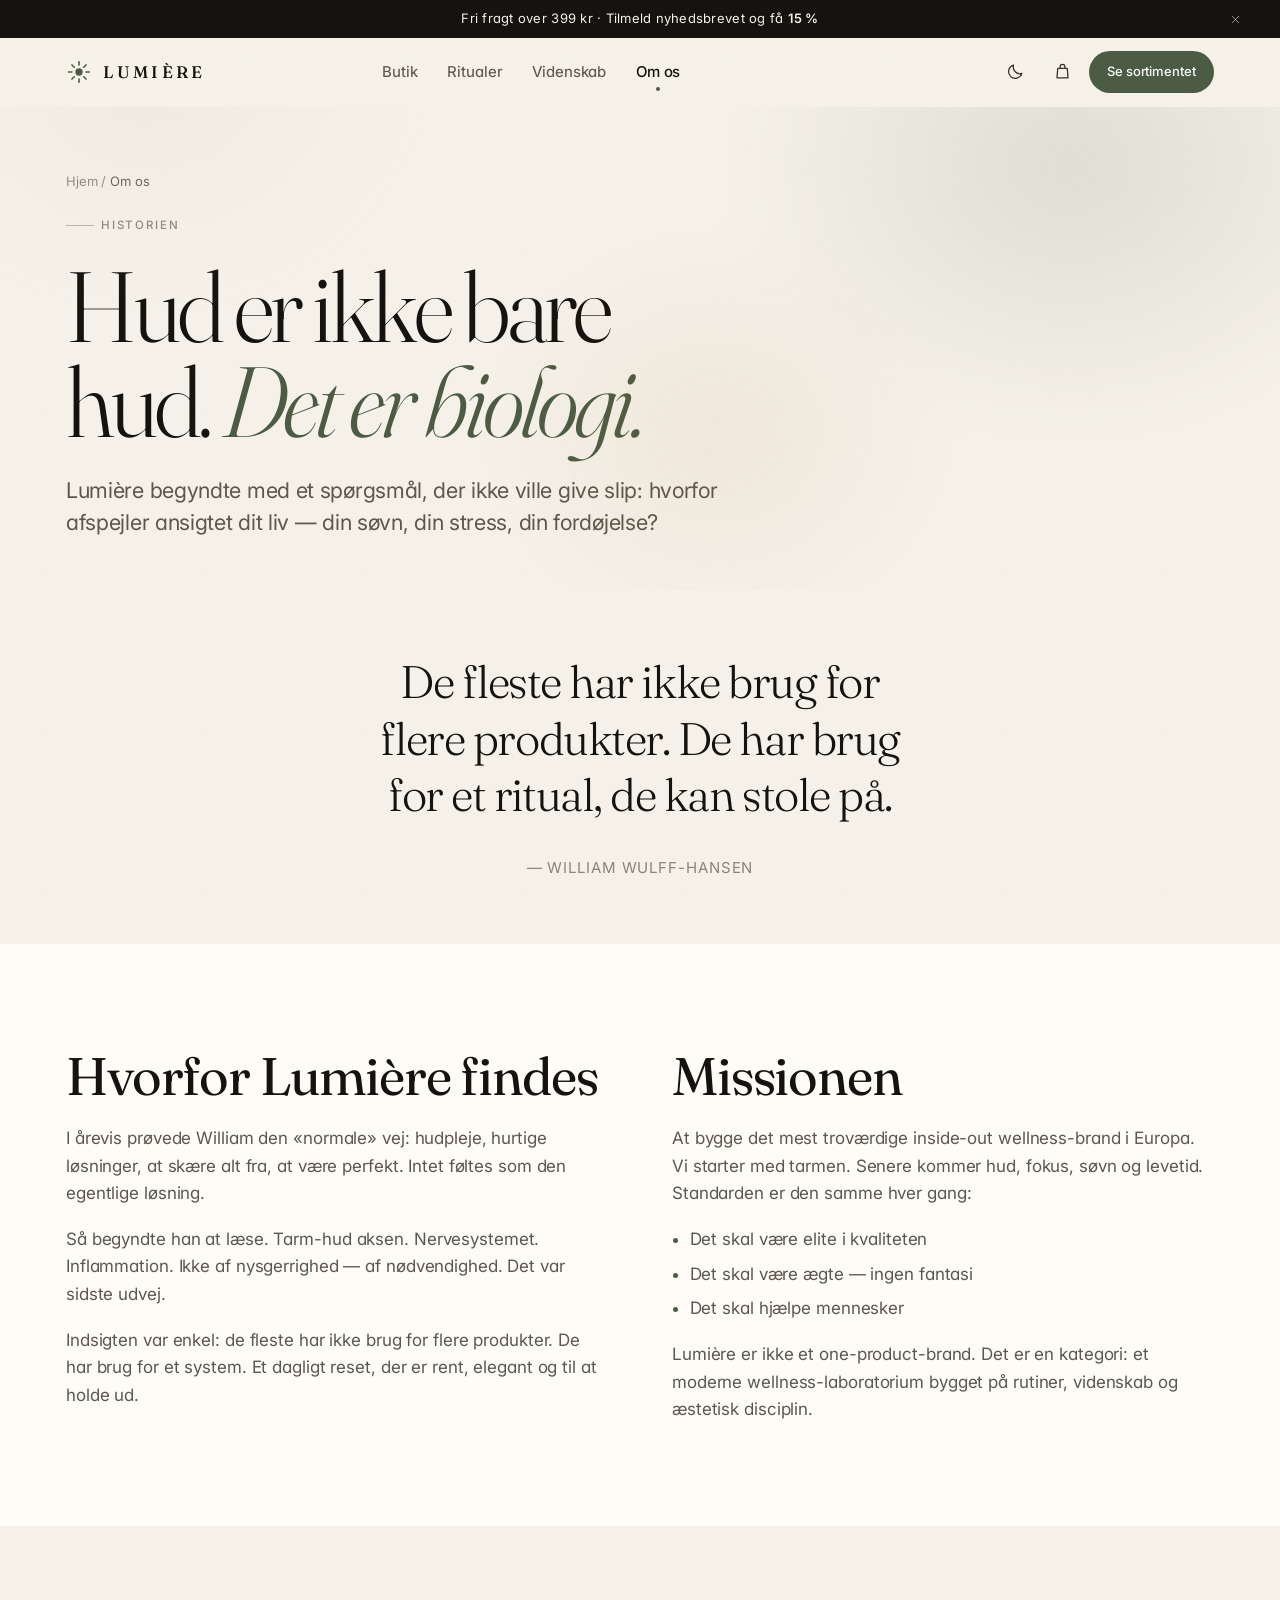
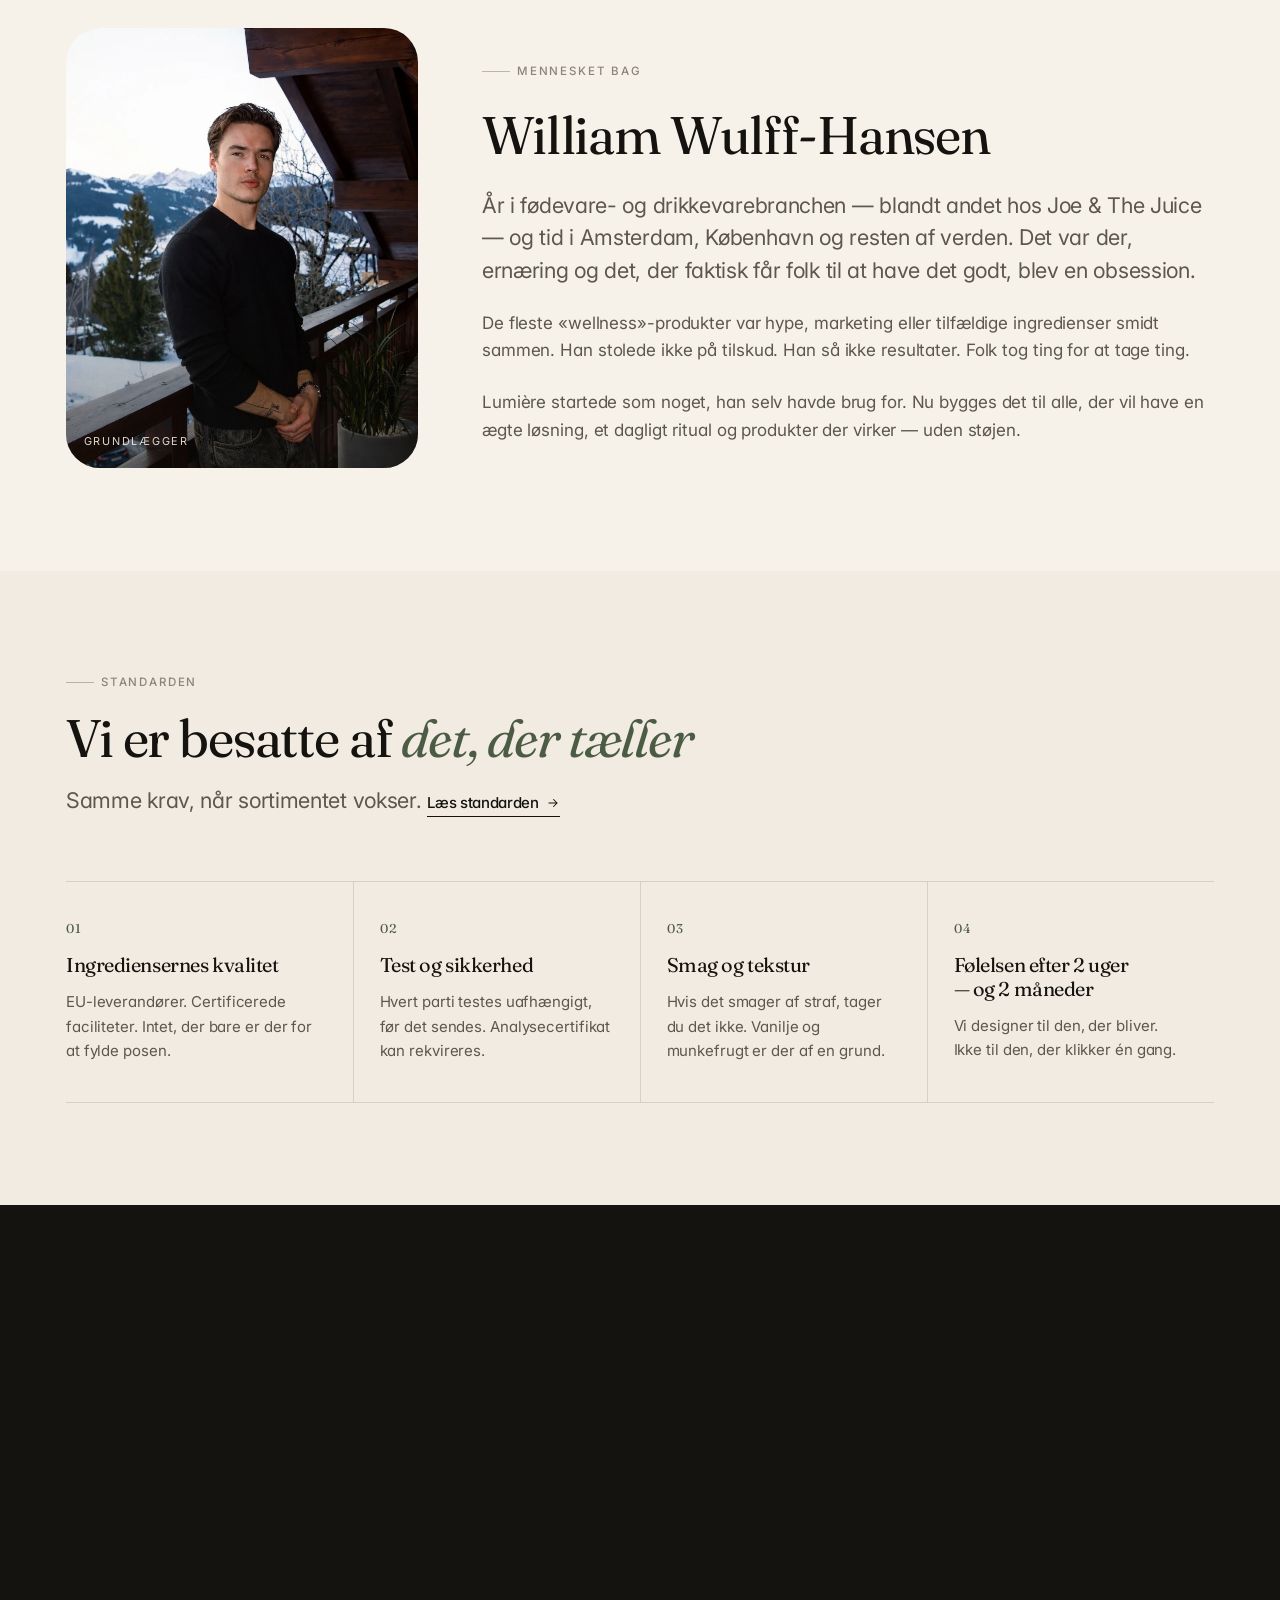
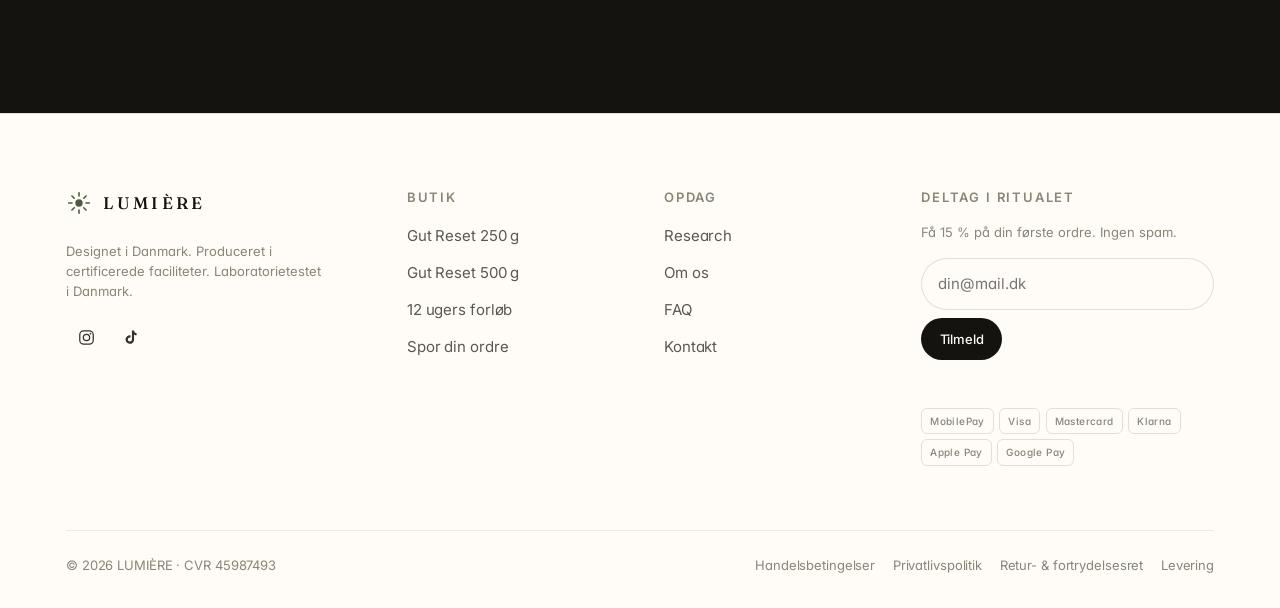
<file: om-os.html>
<!DOCTYPE html>
<html lang="da" data-theme="light">
<head>
<meta charset="utf-8">
<meta name="viewport" content="width=device-width, initial-scale=1">
<title>Om Lumi&egrave;re | William Wulff-Hansen</title>
<meta name="description" content="Lumi&egrave;re begyndte med et simpelt sp&oslash;rgsm&aring;l: hvorfor afspejler huden dit liv? William byggede et dagligt ritual &mdash; ikke endnu et r&aring;bende kosttilskud.">
<meta name="theme-color" content="#f6f2ea">
<link rel="canonical" href="https://www.thelumierelab.com/da/om-os">
<link rel="icon" href="assets/img/favicon.svg" type="image/svg+xml">
<link rel="manifest" href="manifest.webmanifest">

<meta property="og:type" content="website">
<meta property="og:locale" content="da_DK">
<meta property="og:site_name" content="LUMIÈRE">
<meta property="og:title" content="Om Lumi&egrave;re">
<meta property="og:description" content="Ikke et supplement-brand der r&aring;ber. Et ritual, du kan stole p&aring;.">
<meta property="og:image" content="assets/img/og.svg">
<meta name="twitter:card" content="summary_large_image">

<link rel="preconnect" href="https://fonts.googleapis.com">
<link rel="preconnect" href="https://fonts.gstatic.com" crossorigin>
<link rel="stylesheet" href="https://fonts.googleapis.com/css2?family=Fraunces:ital,opsz,wght@0,9..144,300..600;1,9..144,300..600&family=Inter:wght@400..600&display=swap">
<link rel="stylesheet" href="assets/css/main.css">

<script>
  try {
    var t = JSON.parse(localStorage.getItem('lum.theme'));
    if (!t) t = matchMedia('(prefers-color-scheme: dark)').matches ? 'dark' : 'light';
    document.documentElement.setAttribute('data-theme', t);
  } catch (e) {}
</script>
</head>
<body>
<a class="skip-link" href="#main">Spring til indhold</a>

<svg width="0" height="0" style="position:absolute" aria-hidden="true" focusable="false">
  <defs>
    <symbol id="i-check" viewBox="0 0 24 24" fill="none" stroke="currentColor" stroke-width="1.8" stroke-linecap="round" stroke-linejoin="round"><path d="M20 6 9 17l-5-5"/></symbol>
    <symbol id="i-arrow" viewBox="0 0 24 24" fill="none" stroke="currentColor" stroke-width="1.8" stroke-linecap="round" stroke-linejoin="round"><path d="M5 12h14M13 6l6 6-6 6"/></symbol>
    <symbol id="i-bag" viewBox="0 0 24 24" fill="none" stroke="currentColor" stroke-width="1.6" stroke-linecap="round" stroke-linejoin="round"><path d="M6 8h12l1 12H5L6 8Z"/><path d="M9 8V6a3 3 0 0 1 6 0v2"/></symbol>
    <symbol id="i-sun" viewBox="0 0 24 24" fill="none" stroke="currentColor" stroke-width="1.6" stroke-linecap="round"><circle cx="12" cy="12" r="4"/><path d="M12 3v2M12 19v2M3 12h2M19 12h2M5.6 5.6 7 7M17 17l1.4 1.4M18.4 5.6 17 7M7 17l-1.4 1.4"/></symbol>
    <symbol id="i-moon" viewBox="0 0 24 24" fill="none" stroke="currentColor" stroke-width="1.6" stroke-linecap="round" stroke-linejoin="round"><path d="M20 14.5A8.5 8.5 0 0 1 9.5 4a8.5 8.5 0 1 0 10.5 10.5Z"/></symbol>
    <symbol id="i-close" viewBox="0 0 24 24" fill="none" stroke="currentColor" stroke-width="1.7" stroke-linecap="round"><path d="M6 6l12 12M18 6 6 18"/></symbol>
    <symbol id="i-flask" viewBox="0 0 24 24" fill="none" stroke="currentColor" stroke-width="1.6" stroke-linecap="round" stroke-linejoin="round"><path d="M9 3h6M10 3v6L5 18a2 2 0 0 0 1.8 3h10.4A2 2 0 0 0 19 18l-5-9V3"/><path d="M7.5 14h9"/></symbol>
    <symbol id="i-shield" viewBox="0 0 24 24" fill="none" stroke="currentColor" stroke-width="1.6" stroke-linecap="round" stroke-linejoin="round"><path d="M12 3l7 3v6c0 4.5-3 7.7-7 9-4-1.3-7-4.5-7-9V6l7-3Z"/><path d="M9 12l2 2 4-4"/></symbol>
    <symbol id="i-leaf" viewBox="0 0 24 24" fill="none" stroke="currentColor" stroke-width="1.6" stroke-linecap="round" stroke-linejoin="round"><path d="M4 20c0-8 5-13 16-14 0 11-5 15-11 15-2.5 0-5-.4-5-1Z"/><path d="M9 15c2-3 4.5-5 8-6"/></symbol>
    <symbol id="i-globe" viewBox="0 0 24 24" fill="none" stroke="currentColor" stroke-width="1.6" stroke-linecap="round" stroke-linejoin="round"><circle cx="12" cy="12" r="9"/><path d="M3 12h18M12 3c2.6 2.8 4 6 4 9s-1.4 6.2-4 9M12 3c-2.6 2.8-4 6-4 9s1.4 6.2 4 9"/></symbol>
    <symbol id="i-ig" viewBox="0 0 24 24" fill="none" stroke="currentColor" stroke-width="1.6"><rect x="3.5" y="3.5" width="17" height="17" rx="5"/><circle cx="12" cy="12" r="4"/><circle cx="17" cy="7" r="1.1" fill="currentColor" stroke="none"/></symbol>
    <symbol id="i-tt" viewBox="0 0 24 24" fill="currentColor"><path d="M16.5 3h-2.7v11.6a2.6 2.6 0 1 1-2.6-2.6c.3 0 .5 0 .8.1V9.3a5.4 5.4 0 1 0 4.5 5.3V8.2a5 5 0 0 0 3.2 1.1V6.6a3.6 3.6 0 0 1-3.2-3.6Z"/></symbol>
  </defs>
</svg>

<div class="announce" data-announce>
  <div class="announce__inner">
    <span>Fri fragt over 399 kr &middot; Tilmeld nyhedsbrevet og f&aring; <b>15 %</b></span>
    <button class="announce__close" type="button" data-announce-close aria-label="Luk besked">
      <svg width="13" height="13" aria-hidden="true"><use href="#i-close"/></svg>
    </button>
  </div>
</div>

<header class="header">
  <div class="header__inner">
    <a class="brand" href="index.html" aria-label="LUMIERE, til forsiden">
      <svg class="brand__mark" viewBox="0 0 24 24" fill="none" stroke="currentColor" stroke-width="1.5" stroke-linecap="round" aria-hidden="true">
        <circle cx="12" cy="12" r="3.4" fill="currentColor" stroke="none"/>
        <path d="M12 2.5v3M12 18.5v3M2.5 12h3M18.5 12h3M5.5 5.5l2.1 2.1M16.4 16.4l2.1 2.1M18.5 5.5l-2.1 2.1M7.6 16.4l-2.1 2.1"/>
      </svg>
      <span class="brand__word">Lumi&egrave;re</span>
    </a>
    <nav class="nav" aria-label="Hovedmenu">
      <ul class="nav__list">
        <li><a class="nav__link" data-nav-link href="shop.html">Butik</a></li>
        <li><a class="nav__link" data-nav-link href="ritual.html">Ritualer</a></li>
        <li><a class="nav__link" data-nav-link href="research.html">Videnskab</a></li>
        <li><a class="nav__link" data-nav-link href="om-os.html">Om os</a></li>
      </ul>
    </nav>
    <div class="header__actions">
      <button class="icon-btn theme-toggle" type="button" aria-pressed="false" aria-label="Skift tema">
        <svg aria-hidden="true"><use href="#i-moon"/></svg>
        <svg aria-hidden="true"><use href="#i-sun"/></svg>
      </button>
      <button class="icon-btn" type="button" data-cart-trigger aria-label="Kurv">
        <svg aria-hidden="true"><use href="#i-bag"/></svg>
        <span class="icon-btn__count" data-cart-count aria-hidden="true">0</span>
      </button>
      <a class="btn btn--sm btn--sage header__cta" href="shop.html">
        <span>Se sortimentet</span>
      </a>
      <button class="icon-btn nav-toggle" type="button" data-menu-toggle aria-expanded="false" aria-controls="mobile-menu" aria-label="Menu">
        <span class="nav-toggle__box" aria-hidden="true"><i></i><i></i><i></i></span>
      </button>
    </div>
  </div>
  <div class="progress" aria-hidden="true"></div>
</header>

<div class="mobile-menu" id="mobile-menu" data-menu aria-hidden="true">
  <div class="mobile-menu__top">
    <span class="brand__word">Lumi&egrave;re</span>
    <button class="icon-btn" type="button" data-menu-toggle aria-label="Luk menu">
      <svg aria-hidden="true"><use href="#i-close"/></svg>
    </button>
  </div>
  <nav aria-label="Mobilmenu">
    <ul class="mobile-menu__list">
      <li><a class="mobile-menu__link" style="--i:0" href="shop.html"><span>01</span>Butik</a></li>
      <li><a class="mobile-menu__link" style="--i:1" href="ritual.html"><span>02</span>Ritualer</a></li>
      <li><a class="mobile-menu__link" style="--i:2" href="research.html"><span>03</span>Videnskab</a></li>
      <li><a class="mobile-menu__link" style="--i:3" href="om-os.html"><span>04</span>Om os</a></li>
      <li><a class="mobile-menu__link" style="--i:4" href="kontakt.html"><span>05</span>Kontakt</a></li>
    </ul>
  </nav>
  <a class="btn btn--sage btn--full btn--lg" href="shop.html">
    <span>Se sortimentet</span>
  </a>
</div>

<main id="main">
  <section class="hero hero--page">
    <div class="hero__aura" aria-hidden="true"></div>
    <div class="wrap">
      <div class="hero__copy">
        <nav class="crumbs" aria-label="Br&oslash;dkrumme">
          <a href="index.html">Hjem</a> / <span aria-current="page">Om os</span>
        </nav>
        <span class="eyebrow">Historien</span>
        <h1 class="display">Hud er ikke bare hud. <em>Det er biologi.</em></h1>
        <p class="lead">
          Lumi&egrave;re begyndte med et sp&oslash;rgsm&aring;l, der ikke ville give slip: hvorfor
          afspejler ansigtet dit liv &mdash; din s&oslash;vn, din stress, din ford&oslash;jelse?
        </p>
      </div>
    </div>
  </section>

  <section class="section section--tight">
    <div class="wrap wrap--mid pull" data-reveal>
      <blockquote>De fleste har ikke brug for flere produkter. De har brug for et ritual, de kan stole p&aring;.</blockquote>
      <cite>&mdash; William Wulff-Hansen</cite>
    </div>
  </section>

  <section class="section section--paper defer-paint">
    <div class="wrap split" style="align-items:start">
      <div class="prose" data-reveal="left">
        <h2>Hvorfor Lumi&egrave;re findes</h2>
        <p>
          I &aring;revis pr&oslash;vede William den &laquo;normale&raquo; vej: hudpleje, hurtige l&oslash;sninger,
          at sk&aelig;re alt fra, at v&aelig;re perfekt. Intet f&oslash;ltes som den egentlige l&oslash;sning.
        </p>
        <p>
          S&aring; begyndte han at l&aelig;se. Tarm-hud aksen. Nervesystemet. Inflammation.
          Ikke af nysgerrighed &mdash; af n&oslash;dvendighed. Det var sidste udvej.
        </p>
        <p>
          Indsigten var enkel: de fleste har ikke brug for flere produkter. De
          har brug for et system. Et dagligt reset, der er rent, elegant og
          til at holde ud.
        </p>
      </div>
      <div class="prose" data-reveal="right">
        <h2>Missionen</h2>
        <p>
          At bygge det mest trov&aelig;rdige inside-out wellness-brand i Europa.
          Vi starter med tarmen. Senere kommer hud, fokus, s&oslash;vn og levetid.
          Standarden er den samme hver gang:
        </p>
        <ul>
          <li>Det skal v&aelig;re elite i kvaliteten</li>
          <li>Det skal v&aelig;re &aelig;gte &mdash; ingen fantasi</li>
          <li>Det skal hj&aelig;lpe mennesker</li>
        </ul>
        <p>
          Lumi&egrave;re er ikke et one-product-brand. Det er en kategori: et moderne
          wellness-laboratorium bygget p&aring; rutiner, videnskab og &aelig;stetisk disciplin.
        </p>
      </div>
    </div>
  </section>

  <section class="section defer-paint" aria-labelledby="will-h">
    <div class="wrap founder">
      <figure class="founder__portrait">
        <img src="assets/img/william-wulff-hansen.webp" alt="William Wulff-Hansen" width="800" height="1200">
        <figcaption class="founder__mark">Grundl&aelig;gger</figcaption>
      </figure>
      <div class="stack-5" data-reveal="right">
        <span class="eyebrow">Mennesket bag</span>
        <h2 id="will-h">William Wulff-Hansen</h2>
        <p class="lead">
          &Aring;r i f&oslash;devare- og drikkevarebranchen &mdash; blandt andet hos Joe &amp; The Juice &mdash;
          og tid i Amsterdam, K&oslash;benhavn og resten af verden. Det var der, ern&aelig;ring
          og det, der faktisk f&aring;r folk til at have det godt, blev en obsession.
        </p>
        <p class="muted">
          De fleste &laquo;wellness&raquo;-produkter var hype, marketing eller tilf&aelig;ldige
          ingredienser smidt sammen. Han stolede ikke p&aring; tilskud. Han s&aring; ikke
          resultater. Folk tog ting for at tage ting.
        </p>
        <p class="muted">
          Lumi&egrave;re startede som noget, han selv havde brug for. Nu bygges det
          til alle, der vil have en &aelig;gte l&oslash;sning, et dagligt ritual og produkter
          der virker &mdash; uden st&oslash;jen.
        </p>
      </div>
    </div>
  </section>

  <section class="section section--sunk defer-paint" aria-labelledby="std-h">
    <div class="wrap">
      <div class="section-head">
        <span class="eyebrow">Standarden</span>
        <h2 id="std-h">Vi er besatte af <em>det, der t&aelig;ller</em></h2>
        <p class="lead">Samme krav, n&aring;r sortimentet vokser. <a class="link" href="standards.html">L&aelig;s standarden <svg width="14" height="14" aria-hidden="true"><use href="#i-arrow"/></svg></a></p>
      </div>
      <div class="numbered" data-reveal-group>
        <div class="numbered__item" data-reveal>
          <span class="numbered__n">01</span>
          <h3>Ingrediensernes kvalitet</h3>
          <p>EU-leverand&oslash;rer. Certificerede faciliteter. Intet, der bare er der for at fylde posen.</p>
        </div>
        <div class="numbered__item" data-reveal>
          <span class="numbered__n">02</span>
          <h3>Test og sikkerhed</h3>
          <p>Hvert parti testes uafh&aelig;ngigt, f&oslash;r det sendes. Analysecertifikat kan rekvireres.</p>
        </div>
        <div class="numbered__item" data-reveal>
          <span class="numbered__n">03</span>
          <h3>Smag og tekstur</h3>
          <p>Hvis det smager af straf, tager du det ikke. Vanilje og munkefrugt er der af en grund.</p>
        </div>
        <div class="numbered__item" data-reveal>
          <span class="numbered__n">04</span>
          <h3>F&oslash;lelsen efter 2 uger &mdash; og 2 m&aring;neder</h3>
          <p>Vi designer til den, der bliver. Ikke til den, der klikker &eacute;n gang.</p>
        </div>
      </div>
    </div>
  </section>

  <section class="finale defer-paint" aria-labelledby="afin-h">
    <div class="wrap wrap--mid finale__inner">
      <span class="eyebrow eyebrow--bare">Velkommen til Lumi&egrave;re</span>
      <h2 id="afin-h">Det her er ikke bare noget, du k&oslash;ber. <em>Det er noget, du bliver.</em></h2>
      <div class="row" style="justify-content:center">
        <a class="btn btn--on-ink btn--lg" href="produkt.html">Start ritualet</a>
        <a class="btn btn--on-ink-ghost btn--lg" href="kontakt.html">Skriv til os</a>
      </div>
    </div>
  </section>
</main>

<footer class="footer">
  <div class="wrap">
    <div class="footer__grid">
      <div class="stack-4">
        <a class="brand brand--footer" href="index.html">
          <svg class="brand__mark" viewBox="0 0 24 24" fill="none" stroke="currentColor" stroke-width="1.5" stroke-linecap="round" aria-hidden="true">
            <circle cx="12" cy="12" r="3.4" fill="currentColor" stroke="none"/>
            <path d="M12 2.5v3M12 18.5v3M2.5 12h3M18.5 12h3M5.5 5.5l2.1 2.1M16.4 16.4l2.1 2.1M18.5 5.5l-2.1 2.1M7.6 16.4l-2.1 2.1"/>
          </svg>
          <span class="brand__word">Lumi&egrave;re</span>
        </a>
        <p class="fine" style="max-width:34ch">Designet i Danmark. Produceret i certificerede faciliteter. Laboratorietestet i Danmark.</p>
        <div class="socials">
          <a class="icon-btn" href="https://www.instagram.com/" aria-label="Instagram" rel="noopener noreferrer nofollow" target="_blank"><svg aria-hidden="true"><use href="#i-ig"/></svg></a>
          <a class="icon-btn" href="https://www.tiktok.com/" aria-label="TikTok" rel="noopener noreferrer nofollow" target="_blank"><svg aria-hidden="true"><use href="#i-tt"/></svg></a>
        </div>
      </div>
      <nav aria-labelledby="f-shop"><h3 id="f-shop">Butik</h3>
        <ul class="footer__links">
          <li><a href="produkt.html">Gut Reset 250 g</a></li>
          <li><a href="produkt.html#pakker">Gut Reset 500 g</a></li>
          <li><a href="produkt.html#pakker">12 ugers forl&oslash;b</a></li>
          <li><a href="kontakt.html#ordre">Spor din ordre</a></li>
        </ul>
      </nav>
      <nav aria-labelledby="f-disc"><h3 id="f-disc">Opdag</h3>
        <ul class="footer__links">
          <li><a href="research.html">Research</a></li>
          <li><a href="om-os.html">Om os</a></li>
          <li><a href="kontakt.html#faq">FAQ</a></li>
          <li><a href="kontakt.html">Kontakt</a></li>
        </ul>
      </nav>
      <div class="stack-4">
        <h3>Deltag i ritualet</h3>
        <p class="fine">F&aring; 15 % p&aring; din f&oslash;rste ordre. Ingen spam.</p>
        <form class="subscribe" data-subscribe novalidate>
          <label class="sr-only" for="nl-mail">Mailadresse</label>
          <input id="nl-mail" type="email" name="email" placeholder="din@mail.dk" autocomplete="email" required>
          <button class="btn btn--sm" type="submit">Tilmeld</button>
        </form>
        <p class="form-note" data-note role="status"></p>
        <div class="pay" aria-label="Betalingsmetoder">
          <span>MobilePay</span><span>Visa</span><span>Mastercard</span><span>Klarna</span>
          <span>Apple Pay</span><span>Google Pay</span>
        </div>
      </div>
    </div>
    <div class="footer__bottom">
      <p>&copy; <span data-year>2026</span> LUMI&Egrave;RE &middot; CVR 45987493</p>
      <nav class="footer__legal" aria-label="Juridisk">
        <a href="kontakt.html#handel">Handelsbetingelser</a>
        <a href="kontakt.html#privatliv">Privatlivspolitik</a>
        <a href="kontakt.html#retur">Retur- &amp; fortrydelsesret</a>
        <a href="kontakt.html#levering">Levering</a>
      </nav>
    </div>
  </div>
</footer>

<div class="overlay" data-overlay aria-hidden="true"></div>

<aside class="drawer" data-cart-drawer role="dialog" aria-modal="true" aria-label="Indk&oslash;bskurv" aria-hidden="true">
  <div class="drawer__head">
    <h2>Din kurv</h2>
    <button class="icon-btn" type="button" data-cart-close aria-label="Luk kurv">
      <svg aria-hidden="true"><use href="#i-close"/></svg>
    </button>
  </div>
  <div class="drawer__body">
    <div class="ship-bar">
      <span data-ship-msg>K&oslash;b for 399 kr mere og f&aring; fri fragt</span>
      <div class="ship-bar__track">
        <div class="ship-bar__fill" data-ship-fill></div>
      </div>
    </div>
    <div class="drawer__empty" data-cart-empty>
      <svg aria-hidden="true"><use href="#i-bag"/></svg>
      <p>Din kurv er tom.</p>
      <a class="btn btn--ghost btn--sm" href="produkt.html">Se Gut Reset</a>
    </div>
    <div data-cart-items></div>
  </div>
  <div class="drawer__foot" data-cart-foot hidden>
    <div class="drawer__sum">
      <span>Subtotal</span>
      <strong data-cart-total>0 kr</strong>
    </div>
    <button class="btn btn--sage btn--full btn--lg" type="button" data-checkout>
      <span>G&aring; til sikker betaling</span>
    </button>
    <p class="fine" style="text-align:center">MobilePay &middot; kort &middot; Klarna</p>
  </div>
</aside>

<div class="toast" data-toast role="status" aria-live="polite">
  <svg aria-hidden="true"><use href="#i-check"/></svg>
  <span data-toast-text></span>
</div>

<script defer src="assets/js/reviews.js"></script>
<script defer src="assets/js/main.js"></script>
</body>
</html>
</file>
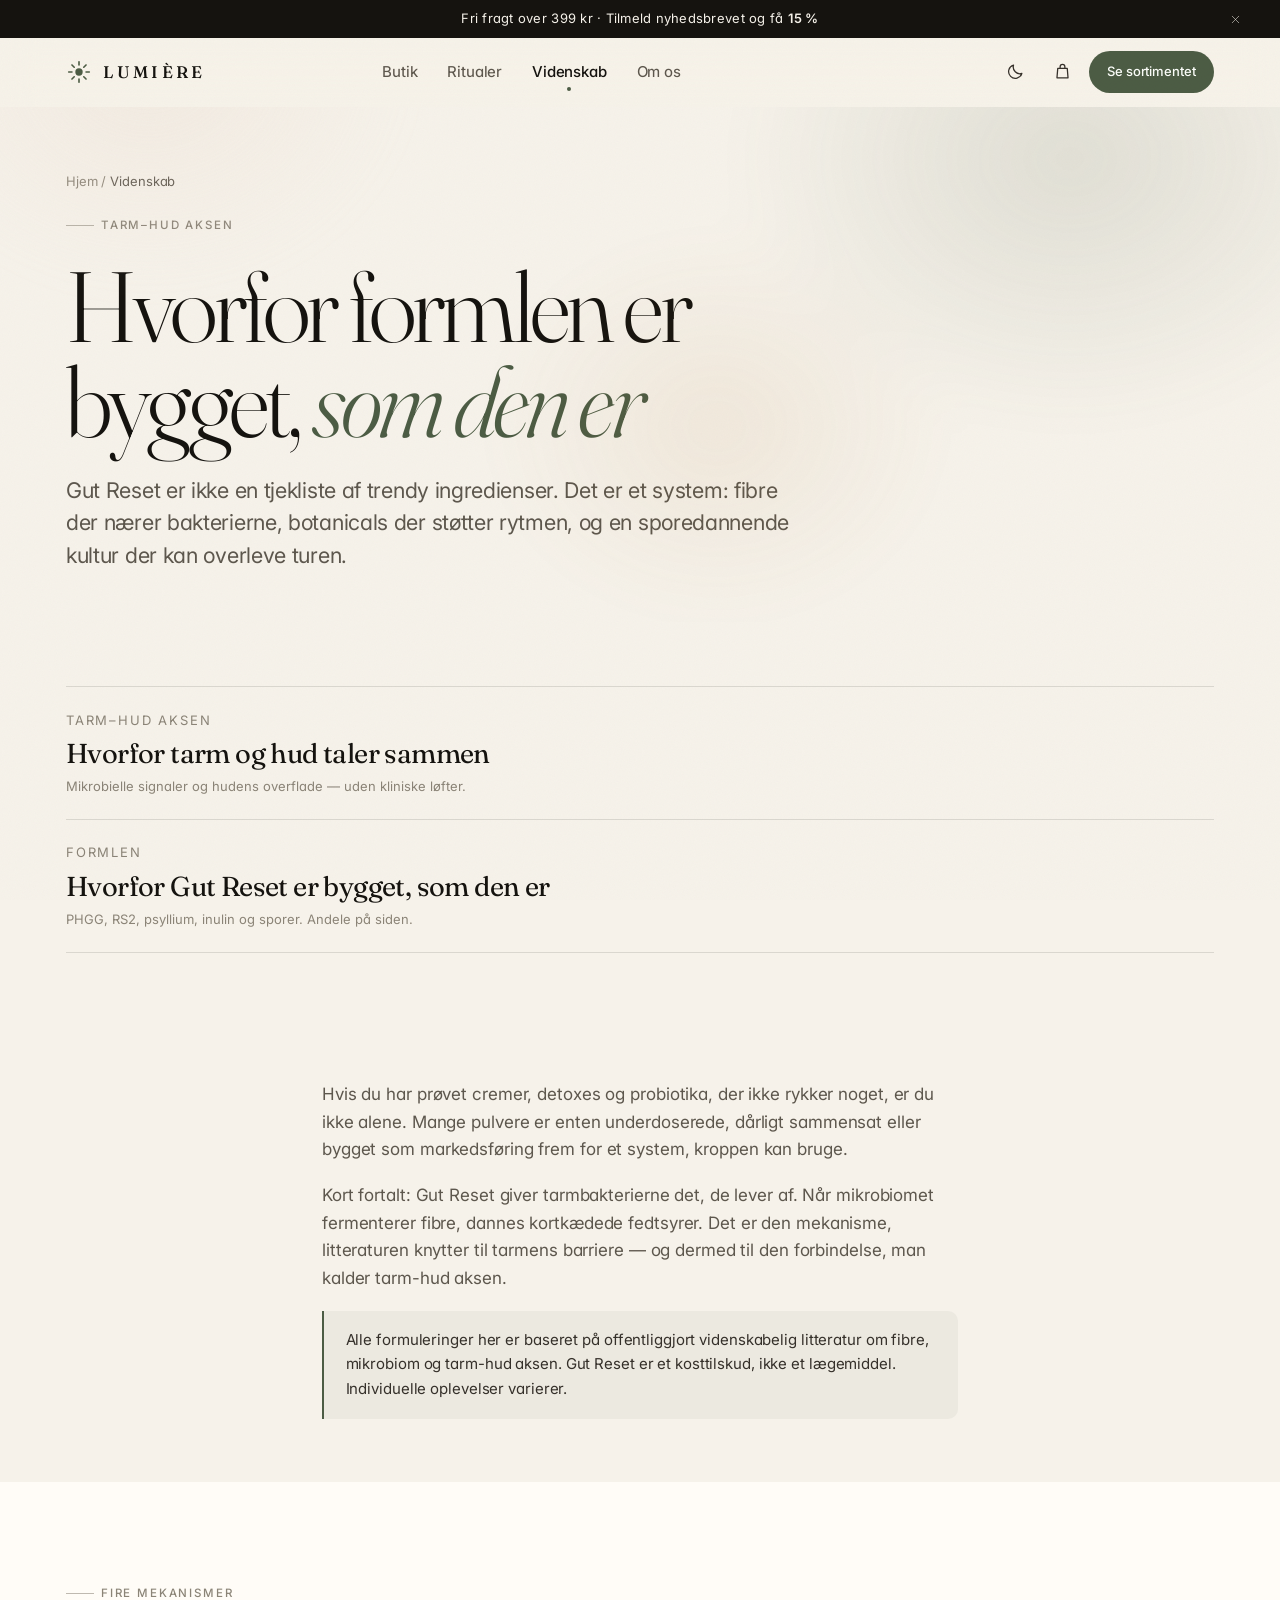
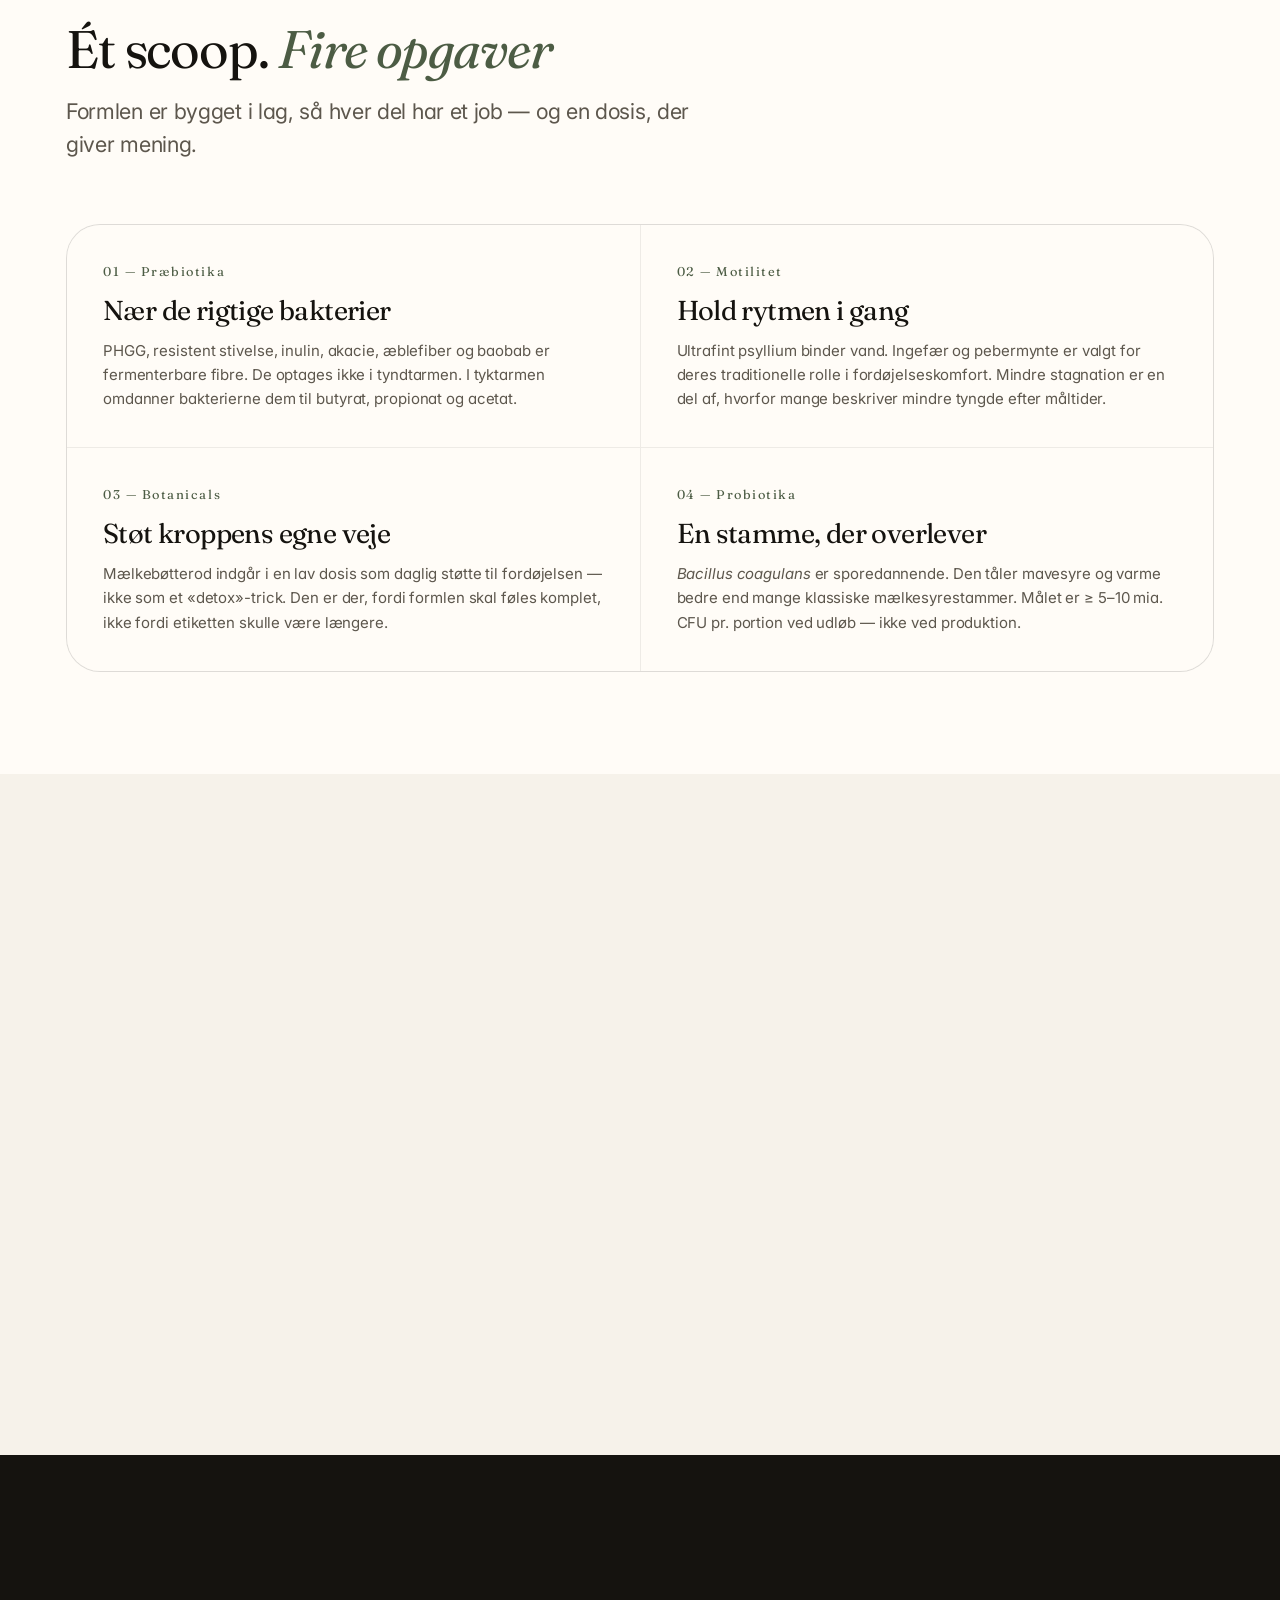
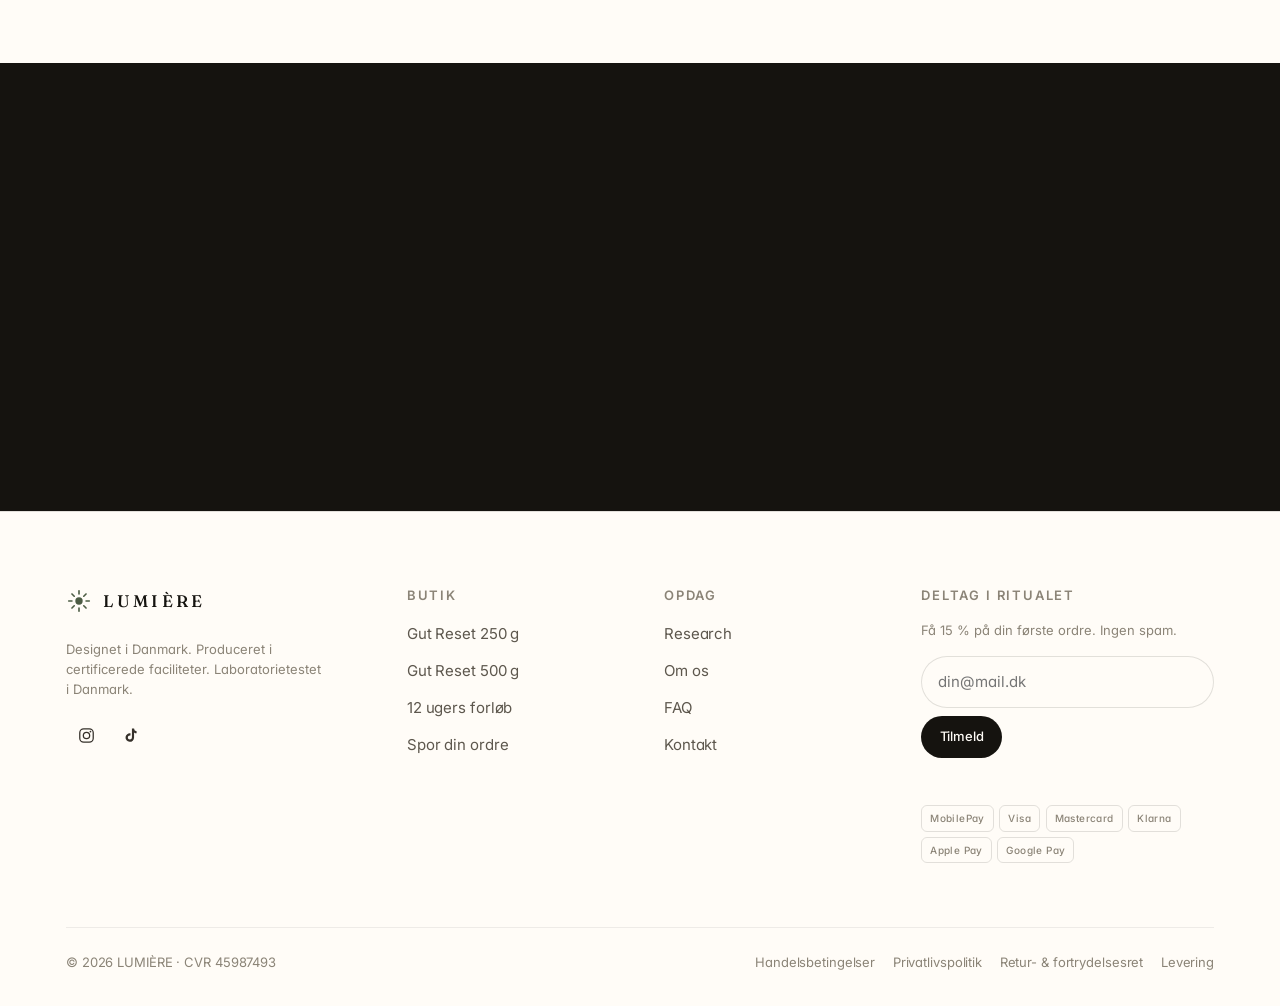
<file: research.html>
<!DOCTYPE html>
<html lang="da" data-theme="light">
<head>
<meta charset="utf-8">
<meta name="viewport" content="width=device-width, initial-scale=1">
<title>Videnskaben bag Gut Reset | LUMI&Egrave;RE</title>
<meta name="description" content="S&aring;dan er Gut Reset bygget: pr&aelig;biotiske fibre, Bacillus coagulans og tarm-hud aksen. En &aelig;rlig gennemgang af formlen, tidslinjen og litteraturen.">
<meta name="theme-color" content="#f6f2ea">
<link rel="canonical" href="https://www.thelumierelab.com/da/research">
<link rel="icon" href="assets/img/favicon.svg" type="image/svg+xml">
<link rel="manifest" href="manifest.webmanifest">

<meta property="og:type" content="article">
<meta property="og:locale" content="da_DK">
<meta property="og:site_name" content="LUMIÈRE">
<meta property="og:title" content="Videnskaben bag Gut Reset &mdash; LUMI&Egrave;RE">
<meta property="og:description" content="Hvorfor formlen er bygget, som den er &mdash; og hvad du realistisk kan forvente.">
<meta property="og:image" content="assets/img/og.svg">
<meta name="twitter:card" content="summary_large_image">

<link rel="preconnect" href="https://fonts.googleapis.com">
<link rel="preconnect" href="https://fonts.gstatic.com" crossorigin>
<link rel="stylesheet" href="https://fonts.googleapis.com/css2?family=Fraunces:ital,opsz,wght@0,9..144,300..600;1,9..144,300..600&family=Inter:wght@400..600&display=swap">
<link rel="stylesheet" href="assets/css/main.css">

<script>
  try {
    var t = JSON.parse(localStorage.getItem('lum.theme'));
    if (!t) t = matchMedia('(prefers-color-scheme: dark)').matches ? 'dark' : 'light';
    document.documentElement.setAttribute('data-theme', t);
  } catch (e) {}
</script>
</head>
<body>
<a class="skip-link" href="#main">Spring til indhold</a>

<svg width="0" height="0" style="position:absolute" aria-hidden="true" focusable="false">
  <defs>
    <symbol id="i-check" viewBox="0 0 24 24" fill="none" stroke="currentColor" stroke-width="1.8" stroke-linecap="round" stroke-linejoin="round"><path d="M20 6 9 17l-5-5"/></symbol>
    <symbol id="i-arrow" viewBox="0 0 24 24" fill="none" stroke="currentColor" stroke-width="1.8" stroke-linecap="round" stroke-linejoin="round"><path d="M5 12h14M13 6l6 6-6 6"/></symbol>
    <symbol id="i-bag" viewBox="0 0 24 24" fill="none" stroke="currentColor" stroke-width="1.6" stroke-linecap="round" stroke-linejoin="round"><path d="M6 8h12l1 12H5L6 8Z"/><path d="M9 8V6a3 3 0 0 1 6 0v2"/></symbol>
    <symbol id="i-sun" viewBox="0 0 24 24" fill="none" stroke="currentColor" stroke-width="1.6" stroke-linecap="round"><circle cx="12" cy="12" r="4"/><path d="M12 3v2M12 19v2M3 12h2M19 12h2M5.6 5.6 7 7M17 17l1.4 1.4M18.4 5.6 17 7M7 17l-1.4 1.4"/></symbol>
    <symbol id="i-moon" viewBox="0 0 24 24" fill="none" stroke="currentColor" stroke-width="1.6" stroke-linecap="round" stroke-linejoin="round"><path d="M20 14.5A8.5 8.5 0 0 1 9.5 4a8.5 8.5 0 1 0 10.5 10.5Z"/></symbol>
    <symbol id="i-close" viewBox="0 0 24 24" fill="none" stroke="currentColor" stroke-width="1.7" stroke-linecap="round"><path d="M6 6l12 12M18 6 6 18"/></symbol>
    <symbol id="i-flask" viewBox="0 0 24 24" fill="none" stroke="currentColor" stroke-width="1.6" stroke-linecap="round" stroke-linejoin="round"><path d="M9 3h6M10 3v6L5 18a2 2 0 0 0 1.8 3h10.4A2 2 0 0 0 19 18l-5-9V3"/><path d="M7.5 14h9"/></symbol>
    <symbol id="i-shield" viewBox="0 0 24 24" fill="none" stroke="currentColor" stroke-width="1.6" stroke-linecap="round" stroke-linejoin="round"><path d="M12 3l7 3v6c0 4.5-3 7.7-7 9-4-1.3-7-4.5-7-9V6l7-3Z"/><path d="M9 12l2 2 4-4"/></symbol>
    <symbol id="i-leaf" viewBox="0 0 24 24" fill="none" stroke="currentColor" stroke-width="1.6" stroke-linecap="round" stroke-linejoin="round"><path d="M4 20c0-8 5-13 16-14 0 11-5 15-11 15-2.5 0-5-.4-5-1Z"/><path d="M9 15c2-3 4.5-5 8-6"/></symbol>
    <symbol id="i-globe" viewBox="0 0 24 24" fill="none" stroke="currentColor" stroke-width="1.6" stroke-linecap="round" stroke-linejoin="round"><circle cx="12" cy="12" r="9"/><path d="M3 12h18M12 3c2.6 2.8 4 6 4 9s-1.4 6.2-4 9M12 3c-2.6 2.8-4 6-4 9s1.4 6.2 4 9"/></symbol>
    <symbol id="i-ig" viewBox="0 0 24 24" fill="none" stroke="currentColor" stroke-width="1.6"><rect x="3.5" y="3.5" width="17" height="17" rx="5"/><circle cx="12" cy="12" r="4"/><circle cx="17" cy="7" r="1.1" fill="currentColor" stroke="none"/></symbol>
    <symbol id="i-tt" viewBox="0 0 24 24" fill="currentColor"><path d="M16.5 3h-2.7v11.6a2.6 2.6 0 1 1-2.6-2.6c.3 0 .5 0 .8.1V9.3a5.4 5.4 0 1 0 4.5 5.3V8.2a5 5 0 0 0 3.2 1.1V6.6a3.6 3.6 0 0 1-3.2-3.6Z"/></symbol>
  </defs>
</svg>

<div class="announce" data-announce>
  <div class="announce__inner">
    <span>Fri fragt over 399 kr &middot; Tilmeld nyhedsbrevet og f&aring; <b>15 %</b></span>
    <button class="announce__close" type="button" data-announce-close aria-label="Luk besked">
      <svg width="13" height="13" aria-hidden="true"><use href="#i-close"/></svg>
    </button>
  </div>
</div>

<header class="header">
  <div class="header__inner">
    <a class="brand" href="index.html" aria-label="LUMIERE, til forsiden">
      <svg class="brand__mark" viewBox="0 0 24 24" fill="none" stroke="currentColor" stroke-width="1.5" stroke-linecap="round" aria-hidden="true">
        <circle cx="12" cy="12" r="3.4" fill="currentColor" stroke="none"/>
        <path d="M12 2.5v3M12 18.5v3M2.5 12h3M18.5 12h3M5.5 5.5l2.1 2.1M16.4 16.4l2.1 2.1M18.5 5.5l-2.1 2.1M7.6 16.4l-2.1 2.1"/>
      </svg>
      <span class="brand__word">Lumi&egrave;re</span>
    </a>
    <nav class="nav" aria-label="Hovedmenu">
      <ul class="nav__list">
        <li><a class="nav__link" data-nav-link href="shop.html">Butik</a></li>
        <li><a class="nav__link" data-nav-link href="ritual.html">Ritualer</a></li>
        <li><a class="nav__link" data-nav-link href="research.html">Videnskab</a></li>
        <li><a class="nav__link" data-nav-link href="om-os.html">Om os</a></li>
      </ul>
    </nav>
    <div class="header__actions">
      <button class="icon-btn theme-toggle" type="button" aria-pressed="false" aria-label="Skift tema">
        <svg aria-hidden="true"><use href="#i-moon"/></svg>
        <svg aria-hidden="true"><use href="#i-sun"/></svg>
      </button>
      <button class="icon-btn" type="button" data-cart-trigger aria-label="Kurv">
        <svg aria-hidden="true"><use href="#i-bag"/></svg>
        <span class="icon-btn__count" data-cart-count aria-hidden="true">0</span>
      </button>
      <a class="btn btn--sm btn--sage header__cta" href="shop.html">
        <span>Se sortimentet</span>
      </a>
      <button class="icon-btn nav-toggle" type="button" data-menu-toggle aria-expanded="false" aria-controls="mobile-menu" aria-label="Menu">
        <span class="nav-toggle__box" aria-hidden="true"><i></i><i></i><i></i></span>
      </button>
    </div>
  </div>
  <div class="progress" aria-hidden="true"></div>
</header>

<div class="mobile-menu" id="mobile-menu" data-menu aria-hidden="true">
  <div class="mobile-menu__top">
    <span class="brand__word">Lumi&egrave;re</span>
    <button class="icon-btn" type="button" data-menu-toggle aria-label="Luk menu">
      <svg aria-hidden="true"><use href="#i-close"/></svg>
    </button>
  </div>
  <nav aria-label="Mobilmenu">
    <ul class="mobile-menu__list">
      <li><a class="mobile-menu__link" style="--i:0" href="shop.html"><span>01</span>Butik</a></li>
      <li><a class="mobile-menu__link" style="--i:1" href="ritual.html"><span>02</span>Ritualer</a></li>
      <li><a class="mobile-menu__link" style="--i:2" href="research.html"><span>03</span>Videnskab</a></li>
      <li><a class="mobile-menu__link" style="--i:3" href="om-os.html"><span>04</span>Om os</a></li>
      <li><a class="mobile-menu__link" style="--i:4" href="kontakt.html"><span>05</span>Kontakt</a></li>
    </ul>
  </nav>
  <a class="btn btn--sage btn--full btn--lg" href="shop.html">
    <span>Se sortimentet</span>
  </a>
</div>

<main id="main">
  <section class="hero hero--page">
    <div class="hero__aura" aria-hidden="true"></div>
    <div class="wrap">
      <div class="hero__copy">
        <nav class="crumbs" aria-label="Br&oslash;dkrumme">
          <a href="index.html">Hjem</a> / <span aria-current="page">Videnskab</span>
        </nav>
        <span class="eyebrow">Tarm&ndash;hud aksen</span>
        <h1 class="display">Hvorfor formlen er bygget, <em>som den er</em></h1>
        <p class="lead">
          Gut Reset er ikke en tjekliste af trendy ingredienser. Det er et system:
          fibre der n&aelig;rer bakterierne, botanicals der st&oslash;tter rytmen, og en
          sporedannende kultur der kan overleve turen.
        </p>
      </div>
    </div>
  </section>

  <section class="section section--tight">
    <div class="wrap">
      <div class="journal">
        <a href="artikel.html">
          <span class="journal__kicker">Tarm&ndash;hud aksen</span>
          <h3>Hvorfor tarm og hud taler sammen</h3>
          <p class="fine">Mikrobielle signaler og hudens overflade &mdash; uden kliniske l&oslash;fter.</p>
        </a>
        <a href="#form-h">
          <span class="journal__kicker">Formlen</span>
          <h3>Hvorfor Gut Reset er bygget, som den er</h3>
          <p class="fine">PHGG, RS2, psyllium, inulin og sporer. Andele p&aring; siden.</p>
        </a>
      </div>
    </div>
  </section>

  <section class="section section--tight defer-paint">
    <div class="wrap wrap--mid prose" data-reveal>
      <p>
        Hvis du har pr&oslash;vet cremer, detoxes og probiotika, der ikke rykker noget,
        er du ikke alene. Mange pulvere er enten underdoserede, d&aring;rligt sammensat
        eller bygget som markedsf&oslash;ring frem for et system, kroppen kan bruge.
      </p>
      <p>
        Kort fortalt: Gut Reset giver tarmbakterierne det, de lever af. N&aring;r
        mikrobiomet fermenterer fibre, dannes kortk&aelig;dede fedtsyrer. Det er den
        mekanisme, litteraturen knytter til tarmens barriere &mdash; og dermed til den
        forbindelse, man kalder tarm-hud aksen.
      </p>
      <div class="note">
        Alle formuleringer her er baseret p&aring; offentliggjort videnskabelig
        litteratur om fibre, mikrobiom og tarm-hud aksen. Gut Reset er et
        kosttilskud, ikke et l&aelig;gemiddel. Individuelle oplevelser varierer.
      </div>
    </div>
  </section>

  <section class="section section--paper defer-paint" aria-labelledby="mech-h">
    <div class="wrap">
      <div class="section-head">
        <span class="eyebrow">Fire mekanismer</span>
        <h2 id="mech-h">&Eacute;t scoop. <em>Fire opgaver</em></h2>
        <p class="lead">Formlen er bygget i lag, s&aring; hver del har et job &mdash; og en dosis, der giver mening.</p>
      </div>
      <div class="mech" data-reveal-group>
        <article data-reveal>
          <span class="mech__n">01 &mdash; Pr&aelig;biotika</span>
          <h3>N&aelig;r de rigtige bakterier</h3>
          <p>
            PHGG, resistent stivelse, inulin, akacie, &aelig;blefiber og baobab er
            fermenterbare fibre. De optages ikke i tyndtarmen. I tyktarmen
            omdanner bakterierne dem til butyrat, propionat og acetat.
          </p>
        </article>
        <article data-reveal>
          <span class="mech__n">02 &mdash; Motilitet</span>
          <h3>Hold rytmen i gang</h3>
          <p>
            Ultrafint psyllium binder vand. Ingef&aelig;r og pebermynte er valgt for
            deres traditionelle rolle i ford&oslash;jelseskomfort. Mindre stagnation
            er en del af, hvorfor mange beskriver mindre tyngde efter m&aring;ltider.
          </p>
        </article>
        <article data-reveal>
          <span class="mech__n">03 &mdash; Botanicals</span>
          <h3>St&oslash;t kroppens egne veje</h3>
          <p>
            M&aelig;lkeb&oslash;tterod indg&aring;r i en lav dosis som daglig st&oslash;tte til ford&oslash;jelsen &mdash;
            ikke som et &laquo;detox&raquo;-trick. Den er der, fordi formlen skal f&oslash;les
            komplet, ikke fordi etiketten skulle v&aelig;re l&aelig;ngere.
          </p>
        </article>
        <article data-reveal>
          <span class="mech__n">04 &mdash; Probiotika</span>
          <h3>En stamme, der overlever</h3>
          <p>
            <i>Bacillus coagulans</i> er sporedannende. Den t&aring;ler mavesyre og varme
            bedre end mange klassiske m&aelig;lkesyrestammer. M&aring;let er &ge; 5&ndash;10 mia. CFU
            pr. portion ved udl&oslash;b &mdash; ikke ved produktion.
          </p>
        </article>
      </div>
    </div>
  </section>

  <section class="section defer-paint" aria-labelledby="form-h">
    <div class="wrap formula">
      <div class="stack-5" data-reveal="left">
        <span class="eyebrow">Kompositionen</span>
        <h2 id="form-h">94 % fibre. <em>Resten har ogs&aring; et job</em></h2>
        <p class="lead">
          En portion er 12 g. Fibrene er kernen. Botanicals og smag fylder bevidst
          lidt, s&aring; de ikke stj&aelig;ler plads fra det, der faktisk flytter noget.
        </p>
        <p class="muted">
          Inulin er doseret til 12 %, fordi det er et af de fibre, folk oftest
          overdriver. PHGG og RS2 b&aelig;rer tyngden, fordi de er blandt de bedst
          tolererede og bedst belyste i litteraturen.
        </p>
        <a class="link" href="produkt.html">Se fuld deklaration <svg width="15" height="15" aria-hidden="true"><use href="#i-arrow"/></svg></a>
      </div>

      <div class="comp" data-reveal="right" data-comp>
        <div class="comp__row" style="--w:24%">
          <div class="comp__top"><b>PHGG</b><span>24 %</span></div>
          <div class="comp__track"><div class="comp__fill"></div></div>
        </div>
        <div class="comp__row" style="--w:24%">
          <div class="comp__top"><b>Resistent stivelse (RS2)</b><span>24 %</span></div>
          <div class="comp__track"><div class="comp__fill"></div></div>
        </div>
        <div class="comp__row" style="--w:16%">
          <div class="comp__top"><b>Psyllium, ultrafint</b><span>16 %</span></div>
          <div class="comp__track"><div class="comp__fill"></div></div>
        </div>
        <div class="comp__row" style="--w:12%">
          <div class="comp__top"><b>Inulin</b><span>12 %</span></div>
          <div class="comp__track"><div class="comp__fill"></div></div>
        </div>
        <div class="comp__row" style="--w:10%">
          <div class="comp__top"><b>Akacie</b><span>10 %</span></div>
          <div class="comp__track"><div class="comp__fill"></div></div>
        </div>
        <div class="comp__row" style="--w:4%">
          <div class="comp__top"><b>&AElig;blefiber</b><span>4 %</span></div>
          <div class="comp__track"><div class="comp__fill"></div></div>
        </div>
        <div class="comp__row" style="--w:4%">
          <div class="comp__top"><b>Baobab</b><span>4 %</span></div>
          <div class="comp__track"><div class="comp__fill"></div></div>
        </div>
        <div class="comp__row comp__row--amber" style="--w:3.25%">
          <div class="comp__top"><b>Ingef&aelig;r, pebermynte, m&aelig;lkeb&oslash;tte</b><span>3,25 %</span></div>
          <div class="comp__track"><div class="comp__fill"></div></div>
        </div>
        <div class="comp__row comp__row--clay" style="--w:2.75%">
          <div class="comp__top"><b>Vanilje &amp; munkefrugt</b><span>2,75 %</span></div>
          <div class="comp__track"><div class="comp__fill"></div></div>
        </div>
        <p class="comp__note">Plus Bacillus coagulans, tilsat separat. CFU angives ved udl&oslash;bsdato.</p>
      </div>
    </div>
  </section>

  <section class="section section--ink section--tight defer-paint" aria-labelledby="axis2-h">
    <div class="wrap split">
      <div class="stack-5" data-reveal="left">
        <span class="eyebrow">Forbindelsen</span>
        <h2 id="axis2-h">N&aring;r tarmen er urolig, <em>viser huden det ofte</em></h2>
        <p class="lead">
          Tarm og hud taler sammen via immunsystemet, hormoner og nervesystemet.
          Det er derfor &aring;r med udvendig pleje kan f&oslash;les som at male over noget,
          der starter et andet sted.
        </p>
      </div>
      <ul class="checklist" style="grid-template-columns:1fr" data-reveal="right">
        <li><svg aria-hidden="true"><use href="#i-check"/></svg>Inflammationssignaler kan vise sig som r&oslash;dme og irritation</li>
        <li><svg aria-hidden="true"><use href="#i-check"/></svg>Tarmens barriere er et veldokumenteret forskningsfelt</li>
        <li><svg aria-hidden="true"><use href="#i-check"/></svg>En stor del af immunsystemet sidder i og omkring tarmen</li>
        <li><svg aria-hidden="true"><use href="#i-check"/></svg>Forskellige bakterier giver forskellige metabolitter</li>
      </ul>
    </div>
  </section>

  <section class="section defer-paint" aria-labelledby="expect-h">
    <div class="wrap">
      <div class="section-head">
        <span class="eyebrow">&AElig;rlig tidslinje</span>
        <h2 id="expect-h">Hvad du <em>realistisk</em> kan forvente</h2>
      </div>
      <ol class="journey" data-journey>
        <li class="journey__step">
          <span class="journey__when">Uge 1</span>
          <h3>Tilpasning</h3>
          <p>Let luft, &aelig;ndret rytme &mdash; eller ingenting endnu. Hvis dit fiberindtag er lavt, skal tarmen v&aelig;nne sig.</p>
          <span class="journey__note">Start med en halv skefuld</span>
        </li>
        <li class="journey__step">
          <span class="journey__when">Uge 2&ndash;4</span>
          <h3>Rytmen begynder</h3>
          <p>Her beskriver de fleste mere regelm&aelig;ssighed, mindre tyngde efter m&aring;ltider og mere stabil energi.</p>
          <span class="journey__note">Fuld dosis fra uge 2</span>
        </li>
        <li class="journey__step">
          <span class="journey__when">Uge 4&ndash;8</span>
          <h3>Huden f&oslash;lger langsomt</h3>
          <p>Tarmen kan skifte hurtigt. Huden tager l&aelig;ngere. Mange vurderer ro og f&aelig;rre opblussen her.</p>
          <span class="journey__note">Biologi, ikke magi</span>
        </li>
        <li class="journey__step">
          <span class="journey__when">Uge 8&ndash;12</span>
          <h3>Det reelle bevis</h3>
          <p>Ikke perfekt hud hver dag. Men et st&aelig;rkere udgangspunkt &mdash; hvis formlen passer til dig.</p>
          <span class="journey__note">Derfor anbefaler vi tre poser</span>
        </li>
      </ol>
    </div>
  </section>

  <section class="section section--paper defer-paint" aria-labelledby="ref-h">
    <div class="wrap wrap--mid">
      <div class="section-head">
        <span class="eyebrow">Litteratur</span>
        <h2 id="ref-h">Det, vi l&aelig;ner os op ad</h2>
        <p class="lead">Udvalgte oversigter og mekanismer. Ikke en p&aring;stand om, at Gut Reset er testet i netop disse studier.</p>
      </div>
      <ol class="ref-list">
        <li>O'Neill, C. A. et al. &laquo;The gut-skin axis in health and disease.&raquo; <i>BioEssays</i>, 2016.</li>
        <li>Salem, I. et al. &laquo;The gut microbiome as a major regulator of the gut-skin axis.&raquo; <i>Frontiers in Microbiology</i>, 2018.</li>
        <li>Slavin, J. &laquo;Fiber and prebiotics: mechanisms and health benefits.&raquo; <i>Nutrients</i>, 2013.</li>
        <li>Yoon, S. J. et al. Physiological properties of PHGG. Oversigtslitteratur om tolerabilitet og fermentering.</li>
        <li>Majeed, M. et al. Bacillus coagulans: sporedannelse, syrestabilitet og ford&oslash;jelseskomfort.</li>
      </ol>
      <p class="fine" style="margin-top:1.5rem">
        Vi anvender ingen uautoriserede sundhedsanprisninger. Formuleret efter
        EU-direktiv 2002/46/EF om kosttilskud.
      </p>
    </div>
  </section>

  <section class="finale defer-paint" aria-labelledby="rfin-h">
    <div class="wrap wrap--mid finale__inner">
      <span class="eyebrow eyebrow--bare">N&aelig;ste skridt</span>
      <h2 id="rfin-h">L&aelig;s formlen. <em>S&aring; begynd</em></h2>
      <div class="row" style="justify-content:center">
        <a class="btn btn--on-ink btn--lg" href="produkt.html">Se Gut Reset</a>
        <a class="btn btn--on-ink-ghost btn--lg" href="om-os.html">M&oslash;d William</a>
      </div>
    </div>
  </section>
</main>

<footer class="footer">
  <div class="wrap">
    <div class="footer__grid">
      <div class="stack-4">
        <a class="brand brand--footer" href="index.html">
          <svg class="brand__mark" viewBox="0 0 24 24" fill="none" stroke="currentColor" stroke-width="1.5" stroke-linecap="round" aria-hidden="true">
            <circle cx="12" cy="12" r="3.4" fill="currentColor" stroke="none"/>
            <path d="M12 2.5v3M12 18.5v3M2.5 12h3M18.5 12h3M5.5 5.5l2.1 2.1M16.4 16.4l2.1 2.1M18.5 5.5l-2.1 2.1M7.6 16.4l-2.1 2.1"/>
          </svg>
          <span class="brand__word">Lumi&egrave;re</span>
        </a>
        <p class="fine" style="max-width:34ch">Designet i Danmark. Produceret i certificerede faciliteter. Laboratorietestet i Danmark.</p>
        <div class="socials">
          <a class="icon-btn" href="https://www.instagram.com/" aria-label="Instagram" rel="noopener noreferrer nofollow" target="_blank"><svg aria-hidden="true"><use href="#i-ig"/></svg></a>
          <a class="icon-btn" href="https://www.tiktok.com/" aria-label="TikTok" rel="noopener noreferrer nofollow" target="_blank"><svg aria-hidden="true"><use href="#i-tt"/></svg></a>
        </div>
      </div>
      <nav aria-labelledby="f-shop"><h3 id="f-shop">Butik</h3>
        <ul class="footer__links">
          <li><a href="produkt.html">Gut Reset 250 g</a></li>
          <li><a href="produkt.html#pakker">Gut Reset 500 g</a></li>
          <li><a href="produkt.html#pakker">12 ugers forl&oslash;b</a></li>
          <li><a href="kontakt.html#ordre">Spor din ordre</a></li>
        </ul>
      </nav>
      <nav aria-labelledby="f-disc"><h3 id="f-disc">Opdag</h3>
        <ul class="footer__links">
          <li><a href="research.html">Research</a></li>
          <li><a href="om-os.html">Om os</a></li>
          <li><a href="kontakt.html#faq">FAQ</a></li>
          <li><a href="kontakt.html">Kontakt</a></li>
        </ul>
      </nav>
      <div class="stack-4">
        <h3>Deltag i ritualet</h3>
        <p class="fine">F&aring; 15 % p&aring; din f&oslash;rste ordre. Ingen spam.</p>
        <form class="subscribe" data-subscribe novalidate>
          <label class="sr-only" for="nl-mail">Mailadresse</label>
          <input id="nl-mail" type="email" name="email" placeholder="din@mail.dk" autocomplete="email" required>
          <button class="btn btn--sm" type="submit">Tilmeld</button>
        </form>
        <p class="form-note" data-note role="status"></p>
        <div class="pay" aria-label="Betalingsmetoder">
          <span>MobilePay</span><span>Visa</span><span>Mastercard</span><span>Klarna</span>
          <span>Apple Pay</span><span>Google Pay</span>
        </div>
      </div>
    </div>
    <div class="footer__bottom">
      <p>&copy; <span data-year>2026</span> LUMI&Egrave;RE &middot; CVR 45987493</p>
      <nav class="footer__legal" aria-label="Juridisk">
        <a href="kontakt.html#handel">Handelsbetingelser</a>
        <a href="kontakt.html#privatliv">Privatlivspolitik</a>
        <a href="kontakt.html#retur">Retur- &amp; fortrydelsesret</a>
        <a href="kontakt.html#levering">Levering</a>
      </nav>
    </div>
  </div>
</footer>

<div class="overlay" data-overlay aria-hidden="true"></div>

<aside class="drawer" data-cart-drawer role="dialog" aria-modal="true" aria-label="Indk&oslash;bskurv" aria-hidden="true">
  <div class="drawer__head">
    <h2>Din kurv</h2>
    <button class="icon-btn" type="button" data-cart-close aria-label="Luk kurv">
      <svg aria-hidden="true"><use href="#i-close"/></svg>
    </button>
  </div>
  <div class="drawer__body">
    <div class="ship-bar">
      <span data-ship-msg>K&oslash;b for 399 kr mere og f&aring; fri fragt</span>
      <div class="ship-bar__track">
        <div class="ship-bar__fill" data-ship-fill></div>
      </div>
    </div>
    <div class="drawer__empty" data-cart-empty>
      <svg aria-hidden="true"><use href="#i-bag"/></svg>
      <p>Din kurv er tom.</p>
      <a class="btn btn--ghost btn--sm" href="produkt.html">Se Gut Reset</a>
    </div>
    <div data-cart-items></div>
  </div>
  <div class="drawer__foot" data-cart-foot hidden>
    <div class="drawer__sum">
      <span>Subtotal</span>
      <strong data-cart-total>0 kr</strong>
    </div>
    <button class="btn btn--sage btn--full btn--lg" type="button" data-checkout>
      <span>G&aring; til sikker betaling</span>
    </button>
    <p class="fine" style="text-align:center">MobilePay &middot; kort &middot; Klarna</p>
  </div>
</aside>

<div class="toast" data-toast role="status" aria-live="polite">
  <svg aria-hidden="true"><use href="#i-check"/></svg>
  <span data-toast-text></span>
</div>

<script defer src="assets/js/reviews.js"></script>
<script defer src="assets/js/main.js"></script>
</body>
</html>
</file>
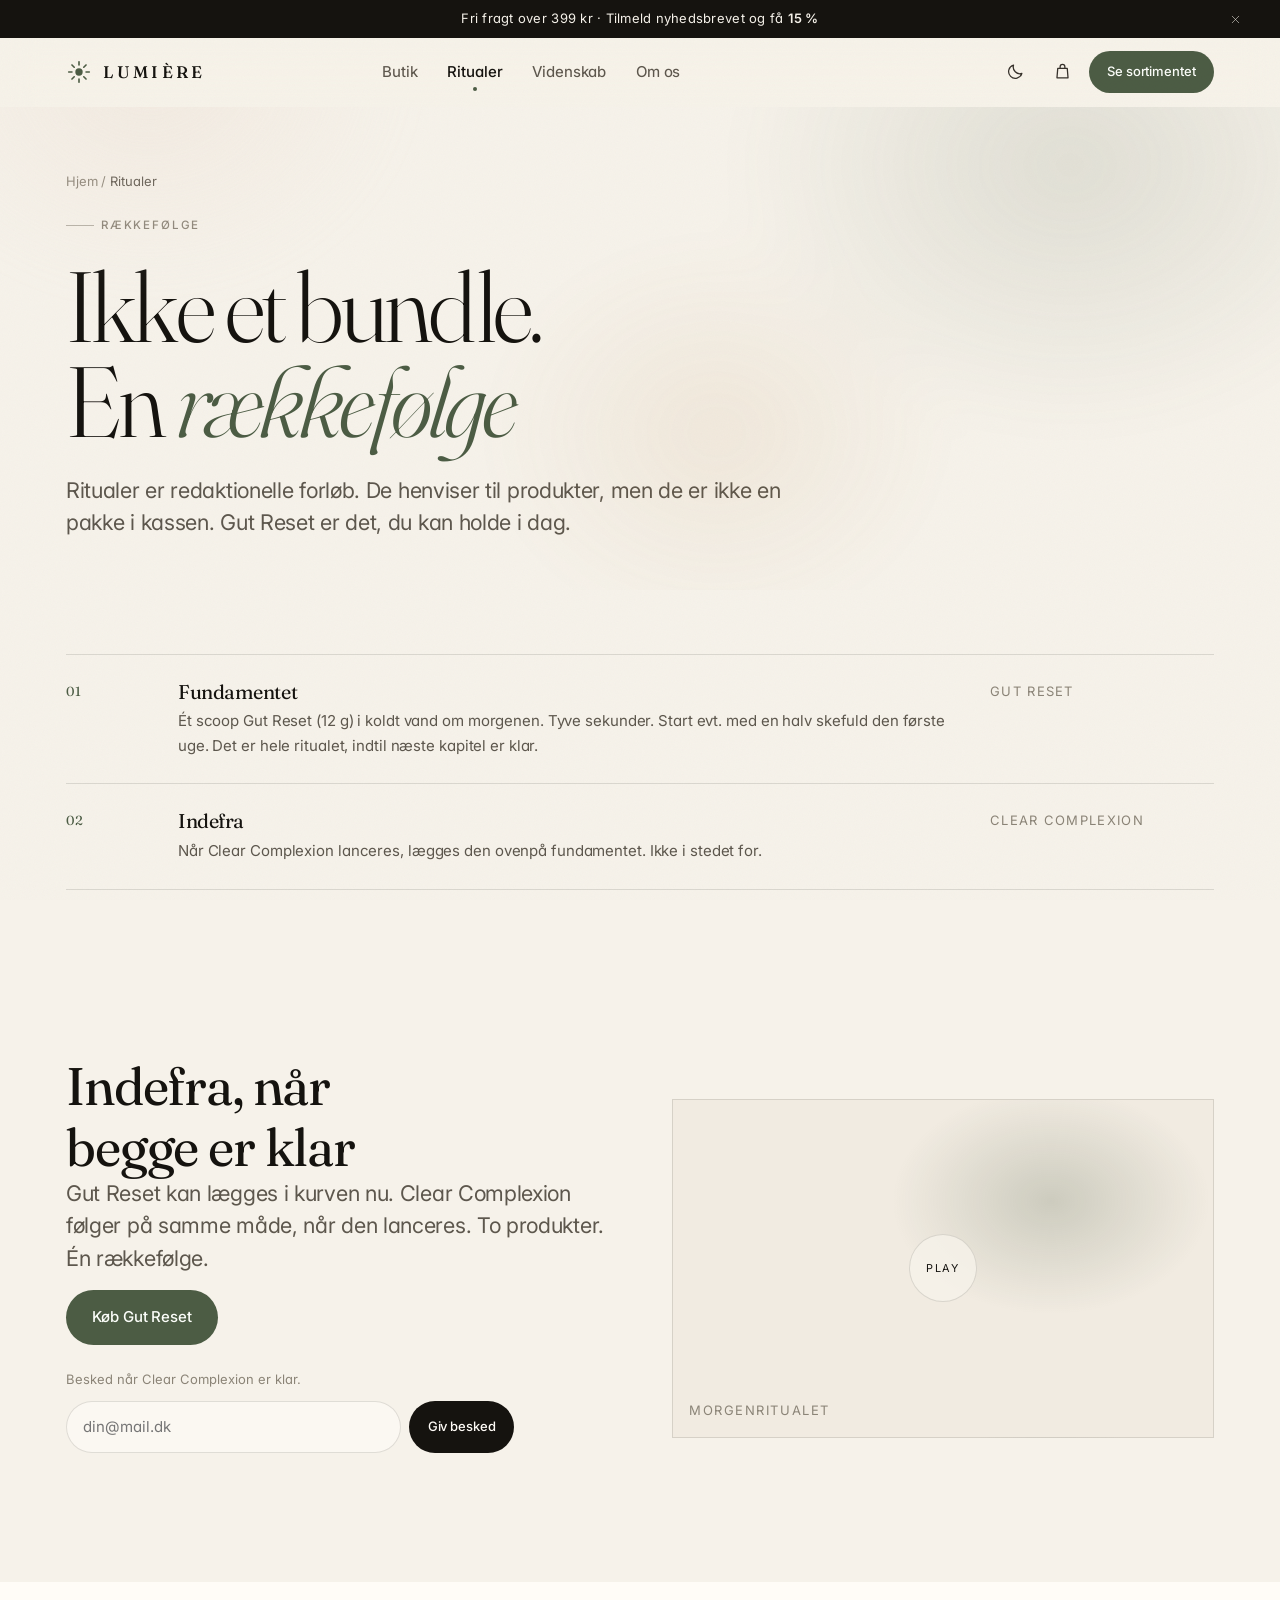
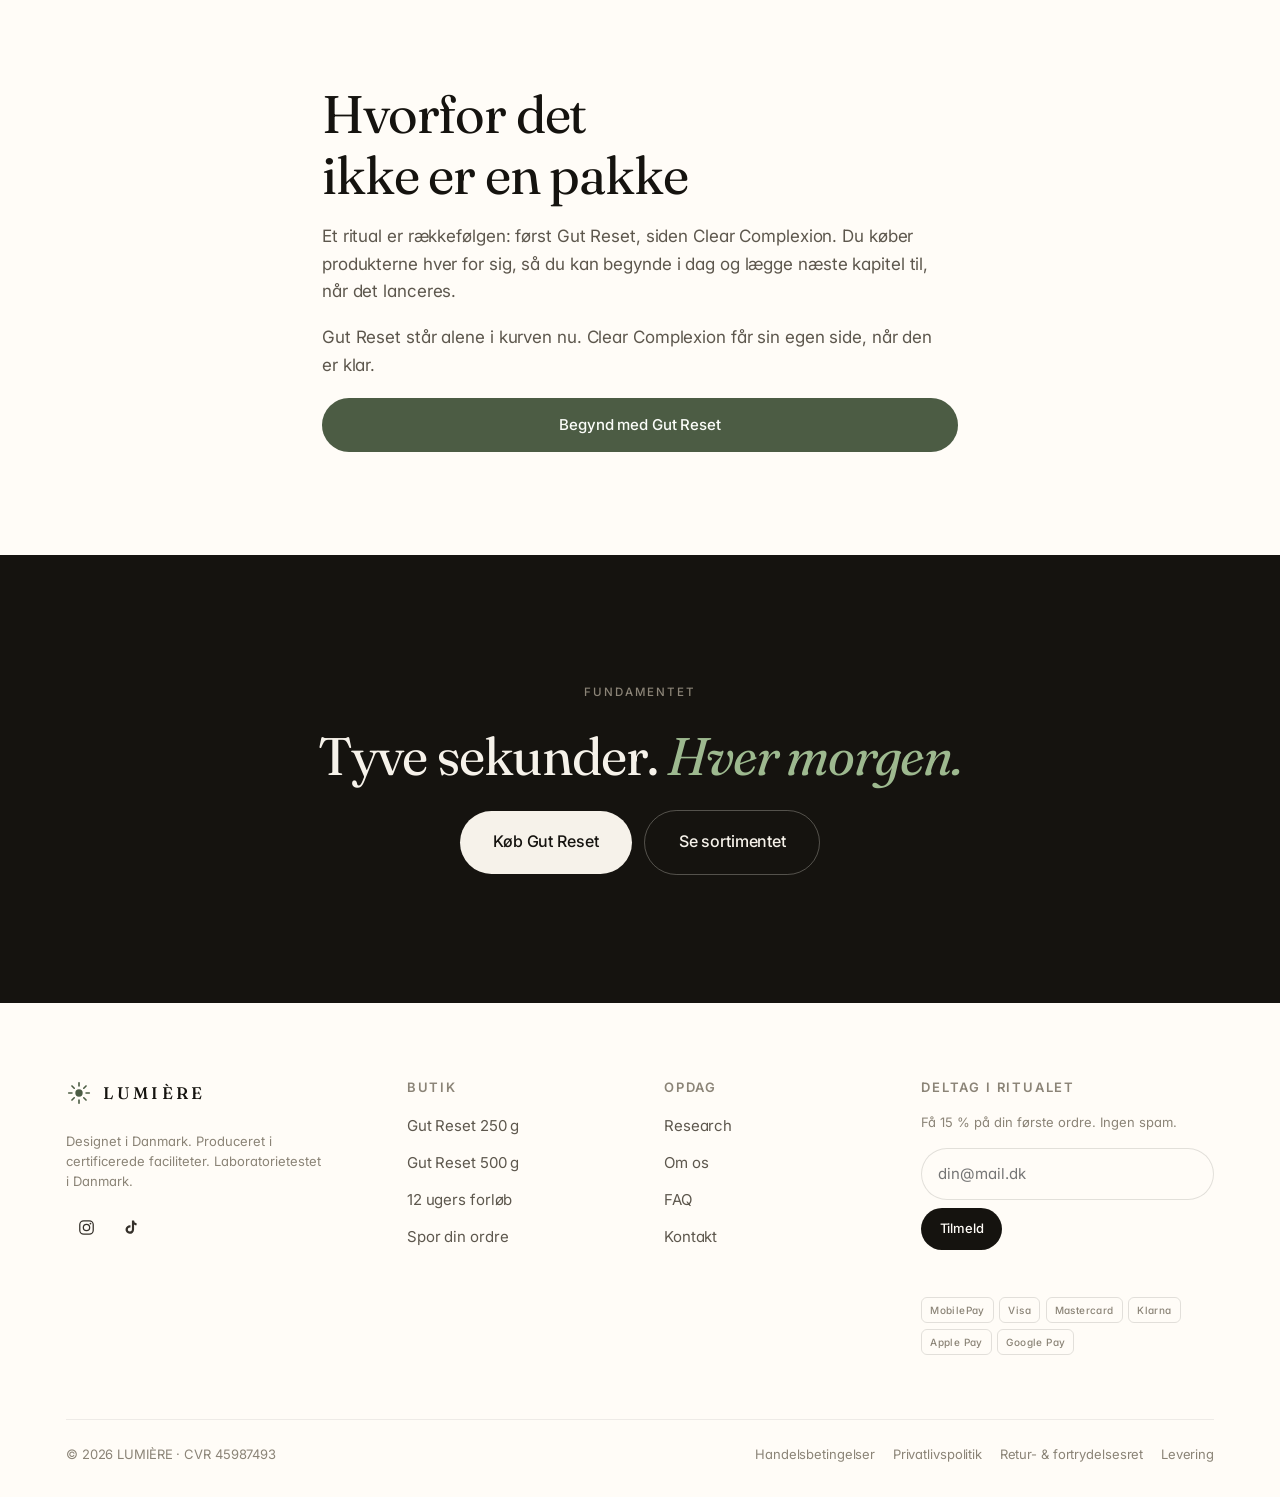
<file: ritual.html>
<!DOCTYPE html>
<html lang="da" data-theme="light">
<head>
<meta charset="utf-8">
<meta name="viewport" content="width=device-width, initial-scale=1">
<title>Ritualer | LUMI&Egrave;RE</title>
<meta name="description" content="Ritualer er r&aelig;kkef&oslash;lger, ikke bundles. Gut Reset er fundamentet. Clear Complexion kommer ind, n&aring;r copy er godkendt.">
<meta name="theme-color" content="#f6f2ea">
<link rel="canonical" href="https://www.thelumierelab.com/da/ritualer">
<link rel="icon" href="assets/img/favicon.svg" type="image/svg+xml">
<link rel="manifest" href="manifest.webmanifest">

<meta property="og:type" content="website">
<meta property="og:locale" content="da_DK">
<meta property="og:site_name" content="LUMIÈRE">
<meta property="og:title" content="Ritualer | LUMI&Egrave;RE">
<meta property="og:description" content="R&aelig;kkef&oslash;lger, ikke checkout-pakker.">
<meta property="og:image" content="assets/img/og.svg">
<meta name="twitter:card" content="summary_large_image">

<link rel="preconnect" href="https://fonts.googleapis.com">
<link rel="preconnect" href="https://fonts.gstatic.com" crossorigin>
<link rel="stylesheet" href="https://fonts.googleapis.com/css2?family=Fraunces:ital,opsz,wght@0,9..144,300..600;1,9..144,300..600&family=Inter:wght@400..600&display=swap">
<link rel="stylesheet" href="assets/css/main.css">

<script>
  try {
    var t = JSON.parse(localStorage.getItem('lum.theme'));
    if (!t) t = matchMedia('(prefers-color-scheme: dark)').matches ? 'dark' : 'light';
    document.documentElement.setAttribute('data-theme', t);
  } catch (e) {}
</script>
</head>
<body>
<a class="skip-link" href="#main">Spring til indhold</a>

<svg width="0" height="0" style="position:absolute" aria-hidden="true" focusable="false">
  <defs>
    <symbol id="i-check" viewBox="0 0 24 24" fill="none" stroke="currentColor" stroke-width="1.8" stroke-linecap="round" stroke-linejoin="round"><path d="M20 6 9 17l-5-5"/></symbol>
    <symbol id="i-arrow" viewBox="0 0 24 24" fill="none" stroke="currentColor" stroke-width="1.8" stroke-linecap="round" stroke-linejoin="round"><path d="M5 12h14M13 6l6 6-6 6"/></symbol>
    <symbol id="i-bag" viewBox="0 0 24 24" fill="none" stroke="currentColor" stroke-width="1.6" stroke-linecap="round" stroke-linejoin="round"><path d="M6 8h12l1 12H5L6 8Z"/><path d="M9 8V6a3 3 0 0 1 6 0v2"/></symbol>
    <symbol id="i-sun" viewBox="0 0 24 24" fill="none" stroke="currentColor" stroke-width="1.6" stroke-linecap="round"><circle cx="12" cy="12" r="4"/><path d="M12 3v2M12 19v2M3 12h2M19 12h2M5.6 5.6 7 7M17 17l1.4 1.4M18.4 5.6 17 7M7 17l-1.4 1.4"/></symbol>
    <symbol id="i-moon" viewBox="0 0 24 24" fill="none" stroke="currentColor" stroke-width="1.6" stroke-linecap="round" stroke-linejoin="round"><path d="M20 14.5A8.5 8.5 0 0 1 9.5 4a8.5 8.5 0 1 0 10.5 10.5Z"/></symbol>
    <symbol id="i-close" viewBox="0 0 24 24" fill="none" stroke="currentColor" stroke-width="1.7" stroke-linecap="round"><path d="M6 6l12 12M18 6 6 18"/></symbol>
    <symbol id="i-flask" viewBox="0 0 24 24" fill="none" stroke="currentColor" stroke-width="1.6" stroke-linecap="round" stroke-linejoin="round"><path d="M9 3h6M10 3v6L5 18a2 2 0 0 0 1.8 3h10.4A2 2 0 0 0 19 18l-5-9V3"/><path d="M7.5 14h9"/></symbol>
    <symbol id="i-shield" viewBox="0 0 24 24" fill="none" stroke="currentColor" stroke-width="1.6" stroke-linecap="round" stroke-linejoin="round"><path d="M12 3l7 3v6c0 4.5-3 7.7-7 9-4-1.3-7-4.5-7-9V6l7-3Z"/><path d="M9 12l2 2 4-4"/></symbol>
    <symbol id="i-leaf" viewBox="0 0 24 24" fill="none" stroke="currentColor" stroke-width="1.6" stroke-linecap="round" stroke-linejoin="round"><path d="M4 20c0-8 5-13 16-14 0 11-5 15-11 15-2.5 0-5-.4-5-1Z"/><path d="M9 15c2-3 4.5-5 8-6"/></symbol>
    <symbol id="i-globe" viewBox="0 0 24 24" fill="none" stroke="currentColor" stroke-width="1.6" stroke-linecap="round" stroke-linejoin="round"><circle cx="12" cy="12" r="9"/><path d="M3 12h18M12 3c2.6 2.8 4 6 4 9s-1.4 6.2-4 9M12 3c-2.6 2.8-4 6-4 9s1.4 6.2 4 9"/></symbol>
    <symbol id="i-ig" viewBox="0 0 24 24" fill="none" stroke="currentColor" stroke-width="1.6"><rect x="3.5" y="3.5" width="17" height="17" rx="5"/><circle cx="12" cy="12" r="4"/><circle cx="17" cy="7" r="1.1" fill="currentColor" stroke="none"/></symbol>
    <symbol id="i-tt" viewBox="0 0 24 24" fill="currentColor"><path d="M16.5 3h-2.7v11.6a2.6 2.6 0 1 1-2.6-2.6c.3 0 .5 0 .8.1V9.3a5.4 5.4 0 1 0 4.5 5.3V8.2a5 5 0 0 0 3.2 1.1V6.6a3.6 3.6 0 0 1-3.2-3.6Z"/></symbol>
  </defs>
</svg>

<div class="announce" data-announce>
  <div class="announce__inner">
    <span>Fri fragt over 399 kr &middot; Tilmeld nyhedsbrevet og f&aring; <b>15 %</b></span>
    <button class="announce__close" type="button" data-announce-close aria-label="Luk besked">
      <svg width="13" height="13" aria-hidden="true"><use href="#i-close"/></svg>
    </button>
  </div>
</div>

<header class="header">
  <div class="header__inner">
    <a class="brand" href="index.html" aria-label="LUMIERE, til forsiden">
      <svg class="brand__mark" viewBox="0 0 24 24" fill="none" stroke="currentColor" stroke-width="1.5" stroke-linecap="round" aria-hidden="true">
        <circle cx="12" cy="12" r="3.4" fill="currentColor" stroke="none"/>
        <path d="M12 2.5v3M12 18.5v3M2.5 12h3M18.5 12h3M5.5 5.5l2.1 2.1M16.4 16.4l2.1 2.1M18.5 5.5l-2.1 2.1M7.6 16.4l-2.1 2.1"/>
      </svg>
      <span class="brand__word">Lumi&egrave;re</span>
    </a>
    <nav class="nav" aria-label="Hovedmenu">
      <ul class="nav__list">
        <li><a class="nav__link" data-nav-link href="shop.html">Butik</a></li>
        <li><a class="nav__link" data-nav-link href="ritual.html">Ritualer</a></li>
        <li><a class="nav__link" data-nav-link href="research.html">Videnskab</a></li>
        <li><a class="nav__link" data-nav-link href="om-os.html">Om os</a></li>
      </ul>
    </nav>
    <div class="header__actions">
      <button class="icon-btn theme-toggle" type="button" aria-pressed="false" aria-label="Skift tema">
        <svg aria-hidden="true"><use href="#i-moon"/></svg>
        <svg aria-hidden="true"><use href="#i-sun"/></svg>
      </button>
      <button class="icon-btn" type="button" data-cart-trigger aria-label="Kurv">
        <svg aria-hidden="true"><use href="#i-bag"/></svg>
        <span class="icon-btn__count" data-cart-count aria-hidden="true">0</span>
      </button>
      <a class="btn btn--sm btn--sage header__cta" href="shop.html">
        <span>Se sortimentet</span>
      </a>
      <button class="icon-btn nav-toggle" type="button" data-menu-toggle aria-expanded="false" aria-controls="mobile-menu" aria-label="Menu">
        <span class="nav-toggle__box" aria-hidden="true"><i></i><i></i><i></i></span>
      </button>
    </div>
  </div>
  <div class="progress" aria-hidden="true"></div>
</header>

<div class="mobile-menu" id="mobile-menu" data-menu aria-hidden="true">
  <div class="mobile-menu__top">
    <span class="brand__word">Lumi&egrave;re</span>
    <button class="icon-btn" type="button" data-menu-toggle aria-label="Luk menu">
      <svg aria-hidden="true"><use href="#i-close"/></svg>
    </button>
  </div>
  <nav aria-label="Mobilmenu">
    <ul class="mobile-menu__list">
      <li><a class="mobile-menu__link" style="--i:0" href="shop.html"><span>01</span>Butik</a></li>
      <li><a class="mobile-menu__link" style="--i:1" href="ritual.html"><span>02</span>Ritualer</a></li>
      <li><a class="mobile-menu__link" style="--i:2" href="research.html"><span>03</span>Videnskab</a></li>
      <li><a class="mobile-menu__link" style="--i:3" href="om-os.html"><span>04</span>Om os</a></li>
      <li><a class="mobile-menu__link" style="--i:4" href="kontakt.html"><span>05</span>Kontakt</a></li>
    </ul>
  </nav>
  <a class="btn btn--sage btn--full btn--lg" href="shop.html">
    <span>Se sortimentet</span>
  </a>
</div>

<main id="main">
  <section class="hero hero--page">
    <div class="hero__aura" aria-hidden="true"></div>
    <div class="wrap">
      <div class="hero__copy">
        <nav class="crumbs" aria-label="Br&oslash;dkrumme">
          <a href="index.html">Hjem</a> / <span aria-current="page">Ritualer</span>
        </nav>
        <span class="eyebrow">R&aelig;kkef&oslash;lge</span>
        <h1 class="display">Ikke et bundle. En <em>r&aelig;kkef&oslash;lge</em></h1>
        <p class="lead">
          Ritualer er redaktionelle forl&oslash;b. De henviser til produkter, men de
          er ikke en pakke i kassen. Gut Reset er det, du kan holde i dag.
        </p>
      </div>
    </div>
  </section>

  <section class="section section--tight">
    <div class="wrap">
      <div class="protocol" data-reveal>
        <article class="protocol__step">
          <span class="protocol__n">01</span>
          <div>
            <h3>Fundamentet</h3>
            <p>
              &Eacute;t scoop Gut Reset (12 g) i koldt vand om morgenen. Tyve sekunder.
              Start evt. med en halv skefuld den f&oslash;rste uge. Det er hele ritualet,
              indtil n&aelig;ste kapitel er klar.
            </p>
          </div>
          <a class="protocol__ref" href="produkt.html">Gut Reset</a>
        </article>
        <article class="protocol__step">
          <span class="protocol__n">02</span>
          <div>
            <h3>Indefra</h3>
            <p>
              N&aring;r Clear Complexion lanceres, l&aelig;gges den ovenp&aring; fundamentet.
              Ikke i stedet for.
            </p>
          </div>
          <a class="protocol__ref" href="produkt.html?p=clear-complexion">Clear Complexion</a>
        </article>
      </div>
    </div>
  </section>

  <section class="section defer-paint">
    <div class="wrap split">
      <div data-reveal>
        <h2>Indefra, n&aring;r begge er klar</h2>
        <p class="lead">
          Gut Reset kan l&aelig;gges i kurven nu. Clear Complexion f&oslash;lger p&aring; samme
          m&aring;de, n&aring;r den lanceres. To produkter. &Eacute;n r&aelig;kkef&oslash;lge.
        </p>
        <div class="row" style="margin-top:1rem">
          <a class="btn btn--sage" href="produkt.html"><span>K&oslash;b Gut Reset</span></a>
        </div>
        <div class="wait" style="margin-top:1.5rem">
          <p class="fine">Besked n&aring;r Clear Complexion er klar.</p>
          <form class="subscribe" data-notify novalidate>
            <label class="sr-only" for="r-mail">Mailadresse</label>
            <input id="r-mail" type="email" name="email" placeholder="din@mail.dk" autocomplete="email" required>
            <button class="btn btn--sm" type="submit">Giv besked</button>
          </form>
          <p class="form-note" data-note role="status"></p>
        </div>
      </div>
      <figure class="media-slot" data-media data-reveal="right">
        <button class="media-slot__play" type="button" data-media-play><span>Play</span></button>
        <figcaption class="media-slot__cap">Morgenritualet</figcaption>
      </figure>
    </div>
  </section>

  <section class="section section--paper defer-paint">
    <div class="wrap wrap--mid prose" data-reveal>
      <h2>Hvorfor det ikke er en pakke</h2>
      <p>
        Et ritual er r&aelig;kkef&oslash;lgen: f&oslash;rst Gut Reset, siden Clear Complexion.
        Du k&oslash;ber produkterne hver for sig, s&aring; du kan begynde i dag og l&aelig;gge
        n&aelig;ste kapitel til, n&aring;r det lanceres.
      </p>
      <p>
        Gut Reset st&aring;r alene i kurven nu. Clear Complexion f&aring;r sin egen side,
        n&aring;r den er klar.
      </p>
      <a class="btn btn--sage" href="produkt.html"><span>Begynd med Gut Reset</span></a>
    </div>
  </section>

  <section class="finale defer-paint" aria-labelledby="afin-h">
    <div class="wrap wrap--mid finale__inner">
      <span class="eyebrow eyebrow--bare">Fundamentet</span>
      <h2 id="afin-h">Tyve sekunder. <em>Hver morgen.</em></h2>
      <div class="row" style="justify-content:center">
        <a class="btn btn--on-ink btn--lg" href="produkt.html">K&oslash;b Gut Reset</a>
        <a class="btn btn--on-ink-ghost btn--lg" href="shop.html">Se sortimentet</a>
      </div>
    </div>
  </section>
</main>

<footer class="footer">
  <div class="wrap">
    <div class="footer__grid">
      <div class="stack-4">
        <a class="brand brand--footer" href="index.html">
          <svg class="brand__mark" viewBox="0 0 24 24" fill="none" stroke="currentColor" stroke-width="1.5" stroke-linecap="round" aria-hidden="true">
            <circle cx="12" cy="12" r="3.4" fill="currentColor" stroke="none"/>
            <path d="M12 2.5v3M12 18.5v3M2.5 12h3M18.5 12h3M5.5 5.5l2.1 2.1M16.4 16.4l2.1 2.1M18.5 5.5l-2.1 2.1M7.6 16.4l-2.1 2.1"/>
          </svg>
          <span class="brand__word">Lumi&egrave;re</span>
        </a>
        <p class="fine" style="max-width:34ch">Designet i Danmark. Produceret i certificerede faciliteter. Laboratorietestet i Danmark.</p>
        <div class="socials">
          <a class="icon-btn" href="https://www.instagram.com/" aria-label="Instagram" rel="noopener noreferrer nofollow" target="_blank"><svg aria-hidden="true"><use href="#i-ig"/></svg></a>
          <a class="icon-btn" href="https://www.tiktok.com/" aria-label="TikTok" rel="noopener noreferrer nofollow" target="_blank"><svg aria-hidden="true"><use href="#i-tt"/></svg></a>
        </div>
      </div>
      <nav aria-labelledby="f-shop"><h3 id="f-shop">Butik</h3>
        <ul class="footer__links">
          <li><a href="produkt.html">Gut Reset 250 g</a></li>
          <li><a href="produkt.html#pakker">Gut Reset 500 g</a></li>
          <li><a href="produkt.html#pakker">12 ugers forl&oslash;b</a></li>
          <li><a href="kontakt.html#ordre">Spor din ordre</a></li>
        </ul>
      </nav>
      <nav aria-labelledby="f-disc"><h3 id="f-disc">Opdag</h3>
        <ul class="footer__links">
          <li><a href="research.html">Research</a></li>
          <li><a href="om-os.html">Om os</a></li>
          <li><a href="kontakt.html#faq">FAQ</a></li>
          <li><a href="kontakt.html">Kontakt</a></li>
        </ul>
      </nav>
      <div class="stack-4">
        <h3>Deltag i ritualet</h3>
        <p class="fine">F&aring; 15 % p&aring; din f&oslash;rste ordre. Ingen spam.</p>
        <form class="subscribe" data-subscribe novalidate>
          <label class="sr-only" for="nl-mail">Mailadresse</label>
          <input id="nl-mail" type="email" name="email" placeholder="din@mail.dk" autocomplete="email" required>
          <button class="btn btn--sm" type="submit">Tilmeld</button>
        </form>
        <p class="form-note" data-note role="status"></p>
        <div class="pay" aria-label="Betalingsmetoder">
          <span>MobilePay</span><span>Visa</span><span>Mastercard</span><span>Klarna</span>
          <span>Apple Pay</span><span>Google Pay</span>
        </div>
      </div>
    </div>
    <div class="footer__bottom">
      <p>&copy; <span data-year>2026</span> LUMI&Egrave;RE &middot; CVR 45987493</p>
      <nav class="footer__legal" aria-label="Juridisk">
        <a href="kontakt.html#handel">Handelsbetingelser</a>
        <a href="kontakt.html#privatliv">Privatlivspolitik</a>
        <a href="kontakt.html#retur">Retur- &amp; fortrydelsesret</a>
        <a href="kontakt.html#levering">Levering</a>
      </nav>
    </div>
  </div>
</footer>

<div class="overlay" data-overlay aria-hidden="true"></div>

<aside class="drawer" data-cart-drawer role="dialog" aria-modal="true" aria-label="Indk&oslash;bskurv" aria-hidden="true">
  <div class="drawer__head">
    <h2>Din kurv</h2>
    <button class="icon-btn" type="button" data-cart-close aria-label="Luk kurv">
      <svg aria-hidden="true"><use href="#i-close"/></svg>
    </button>
  </div>
  <div class="drawer__body">
    <div class="ship-bar">
      <span data-ship-msg>K&oslash;b for 399 kr mere og f&aring; fri fragt</span>
      <div class="ship-bar__track">
        <div class="ship-bar__fill" data-ship-fill></div>
      </div>
    </div>
    <div class="drawer__empty" data-cart-empty>
      <svg aria-hidden="true"><use href="#i-bag"/></svg>
      <p>Din kurv er tom.</p>
      <a class="btn btn--ghost btn--sm" href="produkt.html">Se Gut Reset</a>
    </div>
    <div data-cart-items></div>
  </div>
  <div class="drawer__foot" data-cart-foot hidden>
    <div class="drawer__sum">
      <span>Subtotal</span>
      <strong data-cart-total>0 kr</strong>
    </div>
    <button class="btn btn--sage btn--full btn--lg" type="button" data-checkout>
      <span>G&aring; til sikker betaling</span>
    </button>
    <p class="fine" style="text-align:center">MobilePay &middot; kort &middot; Klarna</p>
  </div>
</aside>

<div class="toast" data-toast role="status" aria-live="polite">
  <svg aria-hidden="true"><use href="#i-check"/></svg>
  <span data-toast-text></span>
</div>

<script defer src="assets/js/reviews.js"></script>
<script defer src="assets/js/main.js"></script>
</body>
</html>
</file>
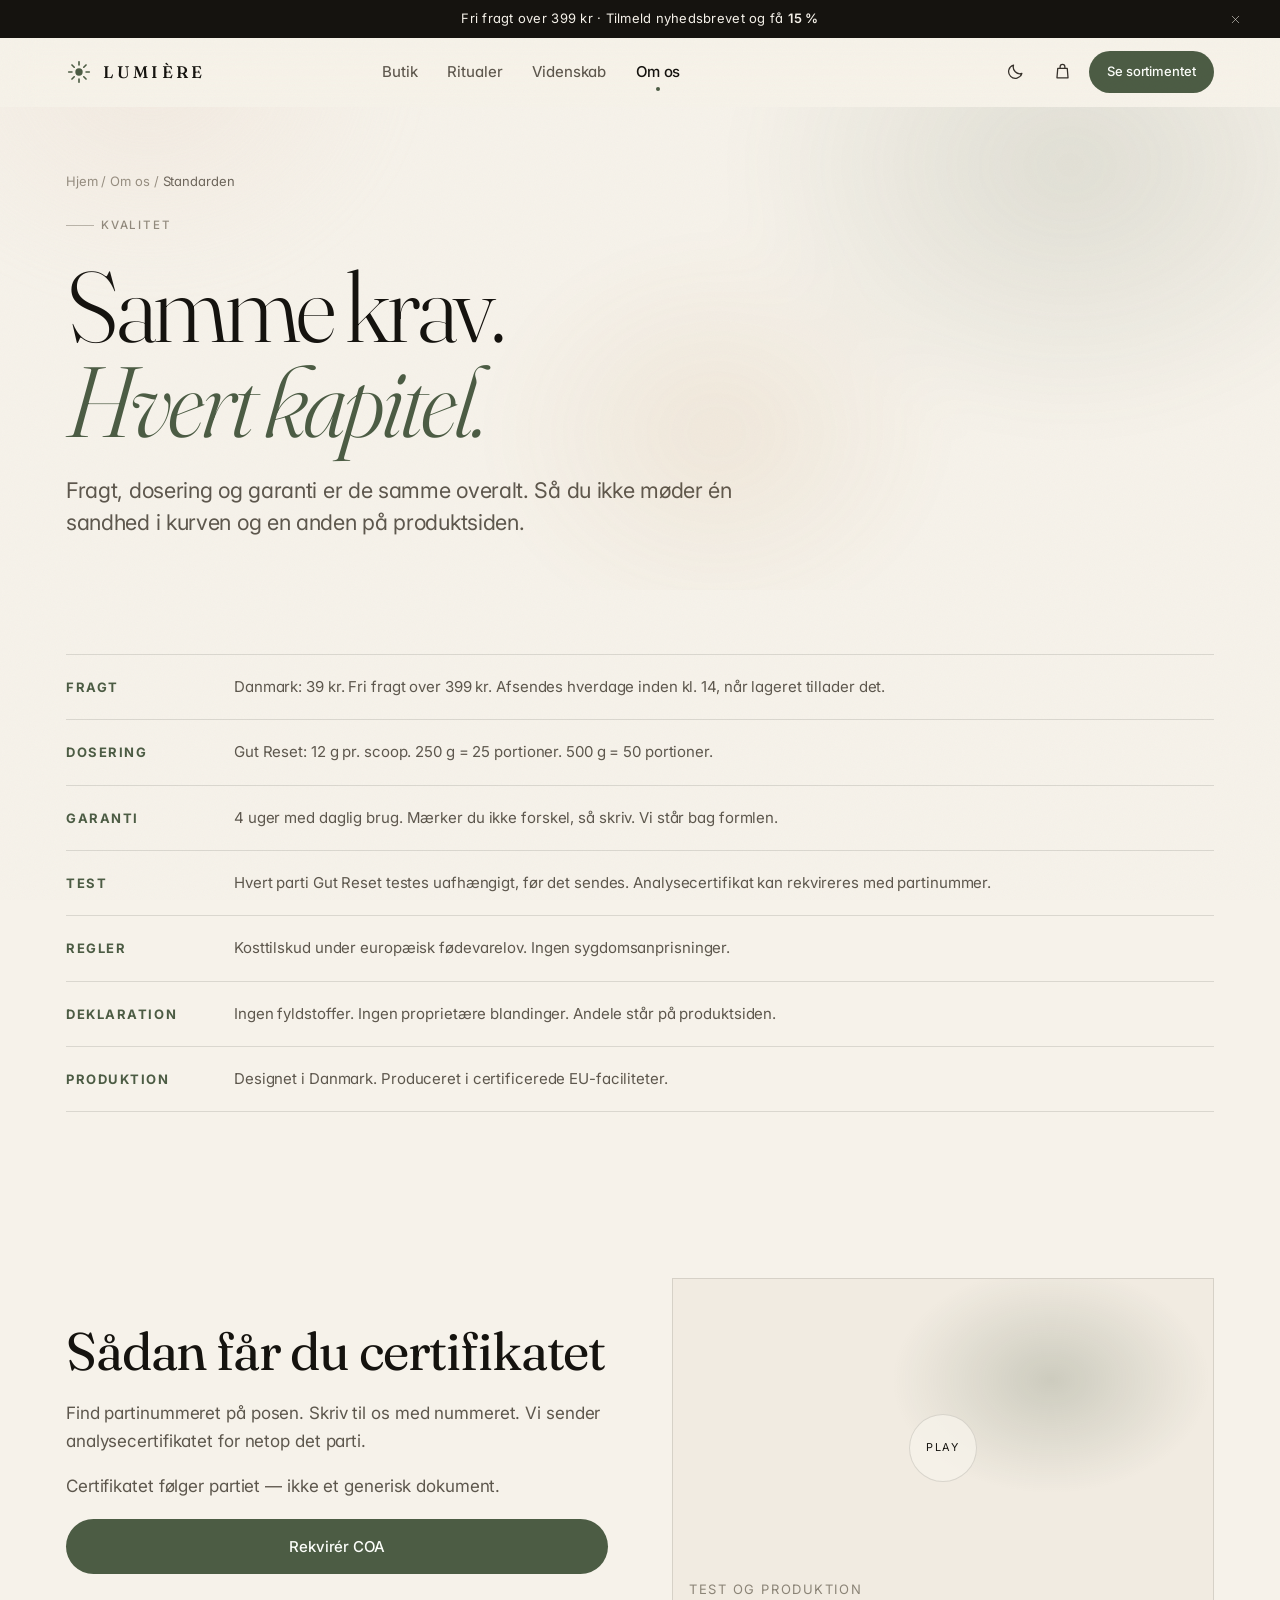
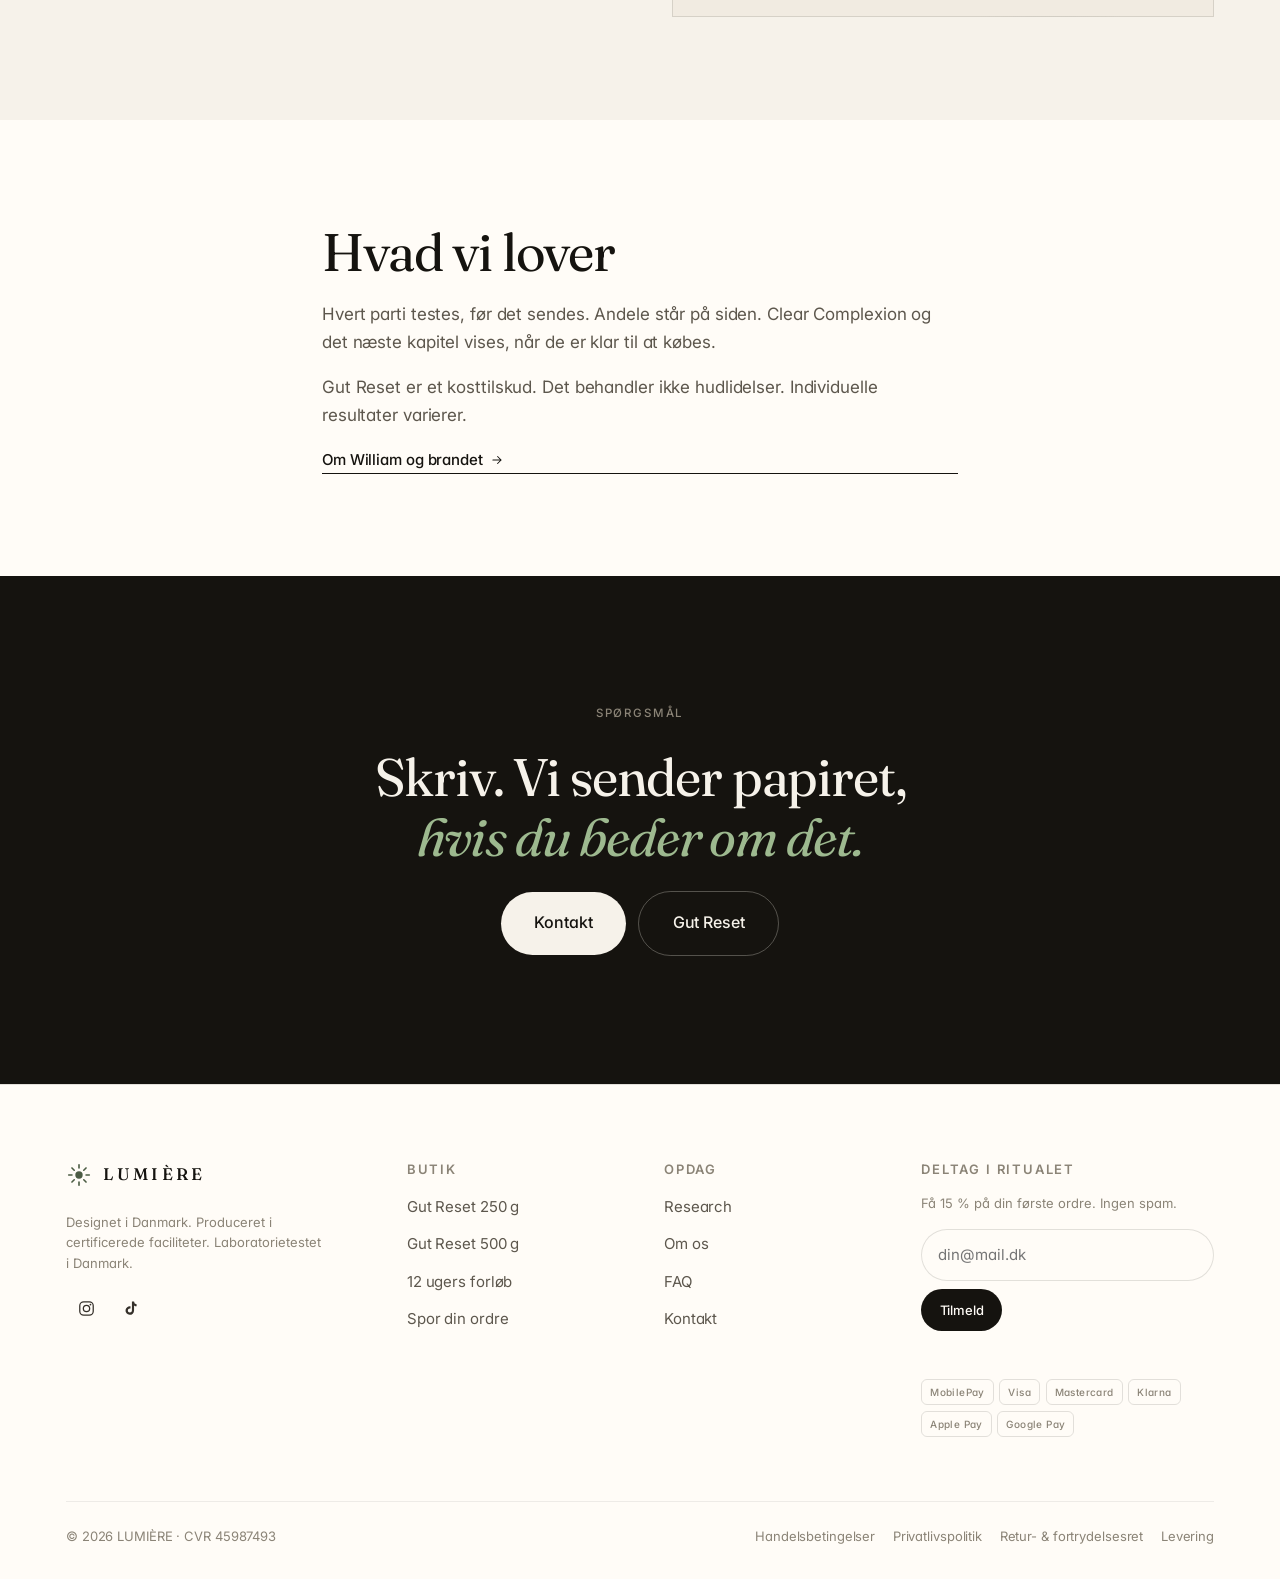
<file: standards.html>
<!DOCTYPE html>
<html lang="da" data-theme="light">
<head>
<meta charset="utf-8">
<meta name="viewport" content="width=device-width, initial-scale=1">
<title>Standarden | LUMI&Egrave;RE</title>
<meta name="description" content="Tredjepartstest, EU-regler, deklaration og 4-ugers garanti. Samme krav til hvert kapitel.">
<meta name="theme-color" content="#f6f2ea">
<link rel="canonical" href="https://www.thelumierelab.com/da/standards">
<link rel="icon" href="assets/img/favicon.svg" type="image/svg+xml">
<link rel="manifest" href="manifest.webmanifest">

<meta property="og:type" content="website">
<meta property="og:locale" content="da_DK">
<meta property="og:site_name" content="LUMIÈRE">
<meta property="og:title" content="Standarden | LUMI&Egrave;RE">
<meta property="og:description" content="Test, regler, deklaration og garanti &mdash; &eacute;n kilde.">
<meta property="og:image" content="assets/img/og.svg">
<meta name="twitter:card" content="summary_large_image">

<link rel="preconnect" href="https://fonts.googleapis.com">
<link rel="preconnect" href="https://fonts.gstatic.com" crossorigin>
<link rel="stylesheet" href="https://fonts.googleapis.com/css2?family=Fraunces:ital,opsz,wght@0,9..144,300..600;1,9..144,300..600&family=Inter:wght@400..600&display=swap">
<link rel="stylesheet" href="assets/css/main.css">

<script>
  try {
    var t = JSON.parse(localStorage.getItem('lum.theme'));
    if (!t) t = matchMedia('(prefers-color-scheme: dark)').matches ? 'dark' : 'light';
    document.documentElement.setAttribute('data-theme', t);
  } catch (e) {}
</script>
</head>
<body>
<a class="skip-link" href="#main">Spring til indhold</a>

<svg width="0" height="0" style="position:absolute" aria-hidden="true" focusable="false">
  <defs>
    <symbol id="i-check" viewBox="0 0 24 24" fill="none" stroke="currentColor" stroke-width="1.8" stroke-linecap="round" stroke-linejoin="round"><path d="M20 6 9 17l-5-5"/></symbol>
    <symbol id="i-arrow" viewBox="0 0 24 24" fill="none" stroke="currentColor" stroke-width="1.8" stroke-linecap="round" stroke-linejoin="round"><path d="M5 12h14M13 6l6 6-6 6"/></symbol>
    <symbol id="i-bag" viewBox="0 0 24 24" fill="none" stroke="currentColor" stroke-width="1.6" stroke-linecap="round" stroke-linejoin="round"><path d="M6 8h12l1 12H5L6 8Z"/><path d="M9 8V6a3 3 0 0 1 6 0v2"/></symbol>
    <symbol id="i-sun" viewBox="0 0 24 24" fill="none" stroke="currentColor" stroke-width="1.6" stroke-linecap="round"><circle cx="12" cy="12" r="4"/><path d="M12 3v2M12 19v2M3 12h2M19 12h2M5.6 5.6 7 7M17 17l1.4 1.4M18.4 5.6 17 7M7 17l-1.4 1.4"/></symbol>
    <symbol id="i-moon" viewBox="0 0 24 24" fill="none" stroke="currentColor" stroke-width="1.6" stroke-linecap="round" stroke-linejoin="round"><path d="M20 14.5A8.5 8.5 0 0 1 9.5 4a8.5 8.5 0 1 0 10.5 10.5Z"/></symbol>
    <symbol id="i-close" viewBox="0 0 24 24" fill="none" stroke="currentColor" stroke-width="1.7" stroke-linecap="round"><path d="M6 6l12 12M18 6 6 18"/></symbol>
    <symbol id="i-flask" viewBox="0 0 24 24" fill="none" stroke="currentColor" stroke-width="1.6" stroke-linecap="round" stroke-linejoin="round"><path d="M9 3h6M10 3v6L5 18a2 2 0 0 0 1.8 3h10.4A2 2 0 0 0 19 18l-5-9V3"/><path d="M7.5 14h9"/></symbol>
    <symbol id="i-shield" viewBox="0 0 24 24" fill="none" stroke="currentColor" stroke-width="1.6" stroke-linecap="round" stroke-linejoin="round"><path d="M12 3l7 3v6c0 4.5-3 7.7-7 9-4-1.3-7-4.5-7-9V6l7-3Z"/><path d="M9 12l2 2 4-4"/></symbol>
    <symbol id="i-leaf" viewBox="0 0 24 24" fill="none" stroke="currentColor" stroke-width="1.6" stroke-linecap="round" stroke-linejoin="round"><path d="M4 20c0-8 5-13 16-14 0 11-5 15-11 15-2.5 0-5-.4-5-1Z"/><path d="M9 15c2-3 4.5-5 8-6"/></symbol>
    <symbol id="i-globe" viewBox="0 0 24 24" fill="none" stroke="currentColor" stroke-width="1.6" stroke-linecap="round" stroke-linejoin="round"><circle cx="12" cy="12" r="9"/><path d="M3 12h18M12 3c2.6 2.8 4 6 4 9s-1.4 6.2-4 9M12 3c-2.6 2.8-4 6-4 9s1.4 6.2 4 9"/></symbol>
    <symbol id="i-ig" viewBox="0 0 24 24" fill="none" stroke="currentColor" stroke-width="1.6"><rect x="3.5" y="3.5" width="17" height="17" rx="5"/><circle cx="12" cy="12" r="4"/><circle cx="17" cy="7" r="1.1" fill="currentColor" stroke="none"/></symbol>
    <symbol id="i-tt" viewBox="0 0 24 24" fill="currentColor"><path d="M16.5 3h-2.7v11.6a2.6 2.6 0 1 1-2.6-2.6c.3 0 .5 0 .8.1V9.3a5.4 5.4 0 1 0 4.5 5.3V8.2a5 5 0 0 0 3.2 1.1V6.6a3.6 3.6 0 0 1-3.2-3.6Z"/></symbol>
  </defs>
</svg>

<div class="announce" data-announce>
  <div class="announce__inner">
    <span>Fri fragt over 399 kr &middot; Tilmeld nyhedsbrevet og f&aring; <b>15 %</b></span>
    <button class="announce__close" type="button" data-announce-close aria-label="Luk besked">
      <svg width="13" height="13" aria-hidden="true"><use href="#i-close"/></svg>
    </button>
  </div>
</div>

<header class="header">
  <div class="header__inner">
    <a class="brand" href="index.html" aria-label="LUMIERE, til forsiden">
      <svg class="brand__mark" viewBox="0 0 24 24" fill="none" stroke="currentColor" stroke-width="1.5" stroke-linecap="round" aria-hidden="true">
        <circle cx="12" cy="12" r="3.4" fill="currentColor" stroke="none"/>
        <path d="M12 2.5v3M12 18.5v3M2.5 12h3M18.5 12h3M5.5 5.5l2.1 2.1M16.4 16.4l2.1 2.1M18.5 5.5l-2.1 2.1M7.6 16.4l-2.1 2.1"/>
      </svg>
      <span class="brand__word">Lumi&egrave;re</span>
    </a>
    <nav class="nav" aria-label="Hovedmenu">
      <ul class="nav__list">
        <li><a class="nav__link" data-nav-link href="shop.html">Butik</a></li>
        <li><a class="nav__link" data-nav-link href="ritual.html">Ritualer</a></li>
        <li><a class="nav__link" data-nav-link href="research.html">Videnskab</a></li>
        <li><a class="nav__link" data-nav-link href="om-os.html">Om os</a></li>
      </ul>
    </nav>
    <div class="header__actions">
      <button class="icon-btn theme-toggle" type="button" aria-pressed="false" aria-label="Skift tema">
        <svg aria-hidden="true"><use href="#i-moon"/></svg>
        <svg aria-hidden="true"><use href="#i-sun"/></svg>
      </button>
      <button class="icon-btn" type="button" data-cart-trigger aria-label="Kurv">
        <svg aria-hidden="true"><use href="#i-bag"/></svg>
        <span class="icon-btn__count" data-cart-count aria-hidden="true">0</span>
      </button>
      <a class="btn btn--sm btn--sage header__cta" href="shop.html">
        <span>Se sortimentet</span>
      </a>
      <button class="icon-btn nav-toggle" type="button" data-menu-toggle aria-expanded="false" aria-controls="mobile-menu" aria-label="Menu">
        <span class="nav-toggle__box" aria-hidden="true"><i></i><i></i><i></i></span>
      </button>
    </div>
  </div>
  <div class="progress" aria-hidden="true"></div>
</header>

<div class="mobile-menu" id="mobile-menu" data-menu aria-hidden="true">
  <div class="mobile-menu__top">
    <span class="brand__word">Lumi&egrave;re</span>
    <button class="icon-btn" type="button" data-menu-toggle aria-label="Luk menu">
      <svg aria-hidden="true"><use href="#i-close"/></svg>
    </button>
  </div>
  <nav aria-label="Mobilmenu">
    <ul class="mobile-menu__list">
      <li><a class="mobile-menu__link" style="--i:0" href="shop.html"><span>01</span>Butik</a></li>
      <li><a class="mobile-menu__link" style="--i:1" href="ritual.html"><span>02</span>Ritualer</a></li>
      <li><a class="mobile-menu__link" style="--i:2" href="research.html"><span>03</span>Videnskab</a></li>
      <li><a class="mobile-menu__link" style="--i:3" href="om-os.html"><span>04</span>Om os</a></li>
      <li><a class="mobile-menu__link" style="--i:4" href="kontakt.html"><span>05</span>Kontakt</a></li>
    </ul>
  </nav>
  <a class="btn btn--sage btn--full btn--lg" href="shop.html">
    <span>Se sortimentet</span>
  </a>
</div>

<main id="main">
  <section class="hero hero--page">
    <div class="hero__aura" aria-hidden="true"></div>
    <div class="wrap">
      <div class="hero__copy">
        <nav class="crumbs" aria-label="Br&oslash;dkrumme">
          <a href="index.html">Hjem</a> / <a href="om-os.html">Om os</a> / <span aria-current="page">Standarden</span>
        </nav>
        <span class="eyebrow">Kvalitet</span>
        <h1 class="display">Samme krav. <em>Hvert kapitel.</em></h1>
        <p class="lead">
          Fragt, dosering og garanti er de samme overalt. S&aring; du ikke m&oslash;der
          &eacute;n sandhed i kurven og en anden p&aring; produktsiden.
        </p>
      </div>
    </div>
  </section>

  <section class="section section--tight">
    <div class="wrap">
      <ul class="rules" data-reveal>
        <li>
          <b>Fragt</b>
          <span>Danmark: 39 kr. Fri fragt over <span data-ship-threshold>399</span> kr. Afsendes hverdage inden kl. 14, n&aring;r lageret tillader det.</span>
        </li>
        <li>
          <b>Dosering</b>
          <span>Gut Reset: <span data-scoop>12</span> g pr. scoop. 250 g = 25 portioner. 500 g = 50 portioner.</span>
        </li>
        <li>
          <b>Garanti</b>
          <span><span data-guarantee>4</span> uger med daglig brug. M&aelig;rker du ikke forskel, s&aring; skriv. Vi st&aring;r bag formlen.</span>
        </li>
        <li>
          <b>Test</b>
          <span>Hvert parti Gut Reset testes uafh&aelig;ngigt, f&oslash;r det sendes. Analysecertifikat kan rekvireres med partinummer.</span>
        </li>
        <li>
          <b>Regler</b>
          <span>Kosttilskud under europ&aelig;isk f&oslash;devarelov. Ingen sygdomsanprisninger.</span>
        </li>
        <li>
          <b>Deklaration</b>
          <span>Ingen fyldstoffer. Ingen propriet&aelig;re blandinger. Andele st&aring;r p&aring; produktsiden.</span>
        </li>
        <li>
          <b>Produktion</b>
          <span>Designet i Danmark. Produceret i certificerede EU-faciliteter.</span>
        </li>
      </ul>
    </div>
  </section>

  <section class="section defer-paint">
    <div class="wrap split">
      <div class="prose" data-reveal>
        <h2>S&aring;dan f&aring;r du certifikatet</h2>
        <p>
          Find partinummeret p&aring; posen. Skriv til os med nummeret. Vi sender
          analysecertifikatet for netop det parti.
        </p>
        <p>
          Certifikatet f&oslash;lger partiet &mdash; ikke et generisk dokument.
        </p>
        <a class="btn btn--sage" href="kontakt.html"><span>Rekvir&eacute;r COA</span></a>
      </div>
      <figure class="media-slot" data-media data-reveal="right">
        <button class="media-slot__play" type="button" data-media-play><span>Play</span></button>
        <figcaption class="media-slot__cap">Test og produktion</figcaption>
      </figure>
    </div>
  </section>

  <section class="section section--paper defer-paint">
    <div class="wrap wrap--mid prose" data-reveal>
      <h2>Hvad vi lover</h2>
      <p>
        Hvert parti testes, f&oslash;r det sendes. Andele st&aring;r p&aring; siden. Clear Complexion
        og det n&aelig;ste kapitel vises, n&aring;r de er klar til at k&oslash;bes.
      </p>
      <p>
        Gut Reset er et kosttilskud. Det behandler ikke hudlidelser. Individuelle
        resultater varierer.
      </p>
      <a class="link" href="om-os.html">Om William og brandet <svg width="14" height="14" aria-hidden="true"><use href="#i-arrow"/></svg></a>
    </div>
  </section>

  <section class="finale defer-paint" aria-labelledby="afin-h">
    <div class="wrap wrap--mid finale__inner">
      <span class="eyebrow eyebrow--bare">Sp&oslash;rgsm&aring;l</span>
      <h2 id="afin-h">Skriv. Vi sender papiret, <em>hvis du beder om det.</em></h2>
      <div class="row" style="justify-content:center">
        <a class="btn btn--on-ink btn--lg" href="kontakt.html">Kontakt</a>
        <a class="btn btn--on-ink-ghost btn--lg" href="produkt.html">Gut Reset</a>
      </div>
    </div>
  </section>
</main>

<footer class="footer">
  <div class="wrap">
    <div class="footer__grid">
      <div class="stack-4">
        <a class="brand brand--footer" href="index.html">
          <svg class="brand__mark" viewBox="0 0 24 24" fill="none" stroke="currentColor" stroke-width="1.5" stroke-linecap="round" aria-hidden="true">
            <circle cx="12" cy="12" r="3.4" fill="currentColor" stroke="none"/>
            <path d="M12 2.5v3M12 18.5v3M2.5 12h3M18.5 12h3M5.5 5.5l2.1 2.1M16.4 16.4l2.1 2.1M18.5 5.5l-2.1 2.1M7.6 16.4l-2.1 2.1"/>
          </svg>
          <span class="brand__word">Lumi&egrave;re</span>
        </a>
        <p class="fine" style="max-width:34ch">Designet i Danmark. Produceret i certificerede faciliteter. Laboratorietestet i Danmark.</p>
        <div class="socials">
          <a class="icon-btn" href="https://www.instagram.com/" aria-label="Instagram" rel="noopener noreferrer nofollow" target="_blank"><svg aria-hidden="true"><use href="#i-ig"/></svg></a>
          <a class="icon-btn" href="https://www.tiktok.com/" aria-label="TikTok" rel="noopener noreferrer nofollow" target="_blank"><svg aria-hidden="true"><use href="#i-tt"/></svg></a>
        </div>
      </div>
      <nav aria-labelledby="f-shop"><h3 id="f-shop">Butik</h3>
        <ul class="footer__links">
          <li><a href="produkt.html">Gut Reset 250 g</a></li>
          <li><a href="produkt.html#pakker">Gut Reset 500 g</a></li>
          <li><a href="produkt.html#pakker">12 ugers forl&oslash;b</a></li>
          <li><a href="kontakt.html#ordre">Spor din ordre</a></li>
        </ul>
      </nav>
      <nav aria-labelledby="f-disc"><h3 id="f-disc">Opdag</h3>
        <ul class="footer__links">
          <li><a href="research.html">Research</a></li>
          <li><a href="om-os.html">Om os</a></li>
          <li><a href="kontakt.html#faq">FAQ</a></li>
          <li><a href="kontakt.html">Kontakt</a></li>
        </ul>
      </nav>
      <div class="stack-4">
        <h3>Deltag i ritualet</h3>
        <p class="fine">F&aring; 15 % p&aring; din f&oslash;rste ordre. Ingen spam.</p>
        <form class="subscribe" data-subscribe novalidate>
          <label class="sr-only" for="nl-mail">Mailadresse</label>
          <input id="nl-mail" type="email" name="email" placeholder="din@mail.dk" autocomplete="email" required>
          <button class="btn btn--sm" type="submit">Tilmeld</button>
        </form>
        <p class="form-note" data-note role="status"></p>
        <div class="pay" aria-label="Betalingsmetoder">
          <span>MobilePay</span><span>Visa</span><span>Mastercard</span><span>Klarna</span>
          <span>Apple Pay</span><span>Google Pay</span>
        </div>
      </div>
    </div>
    <div class="footer__bottom">
      <p>&copy; <span data-year>2026</span> LUMI&Egrave;RE &middot; CVR 45987493</p>
      <nav class="footer__legal" aria-label="Juridisk">
        <a href="kontakt.html#handel">Handelsbetingelser</a>
        <a href="kontakt.html#privatliv">Privatlivspolitik</a>
        <a href="kontakt.html#retur">Retur- &amp; fortrydelsesret</a>
        <a href="kontakt.html#levering">Levering</a>
      </nav>
    </div>
  </div>
</footer>

<div class="overlay" data-overlay aria-hidden="true"></div>

<aside class="drawer" data-cart-drawer role="dialog" aria-modal="true" aria-label="Indk&oslash;bskurv" aria-hidden="true">
  <div class="drawer__head">
    <h2>Din kurv</h2>
    <button class="icon-btn" type="button" data-cart-close aria-label="Luk kurv">
      <svg aria-hidden="true"><use href="#i-close"/></svg>
    </button>
  </div>
  <div class="drawer__body">
    <div class="ship-bar">
      <span data-ship-msg>K&oslash;b for 399 kr mere og f&aring; fri fragt</span>
      <div class="ship-bar__track">
        <div class="ship-bar__fill" data-ship-fill></div>
      </div>
    </div>
    <div class="drawer__empty" data-cart-empty>
      <svg aria-hidden="true"><use href="#i-bag"/></svg>
      <p>Din kurv er tom.</p>
      <a class="btn btn--ghost btn--sm" href="produkt.html">Se Gut Reset</a>
    </div>
    <div data-cart-items></div>
  </div>
  <div class="drawer__foot" data-cart-foot hidden>
    <div class="drawer__sum">
      <span>Subtotal</span>
      <strong data-cart-total>0 kr</strong>
    </div>
    <button class="btn btn--sage btn--full btn--lg" type="button" data-checkout>
      <span>G&aring; til sikker betaling</span>
    </button>
    <p class="fine" style="text-align:center">MobilePay &middot; kort &middot; Klarna</p>
  </div>
</aside>

<div class="toast" data-toast role="status" aria-live="polite">
  <svg aria-hidden="true"><use href="#i-check"/></svg>
  <span data-toast-text></span>
</div>

<script defer src="assets/js/reviews.js"></script>
<script defer src="assets/js/main.js"></script>
</body>
</html>
</file>
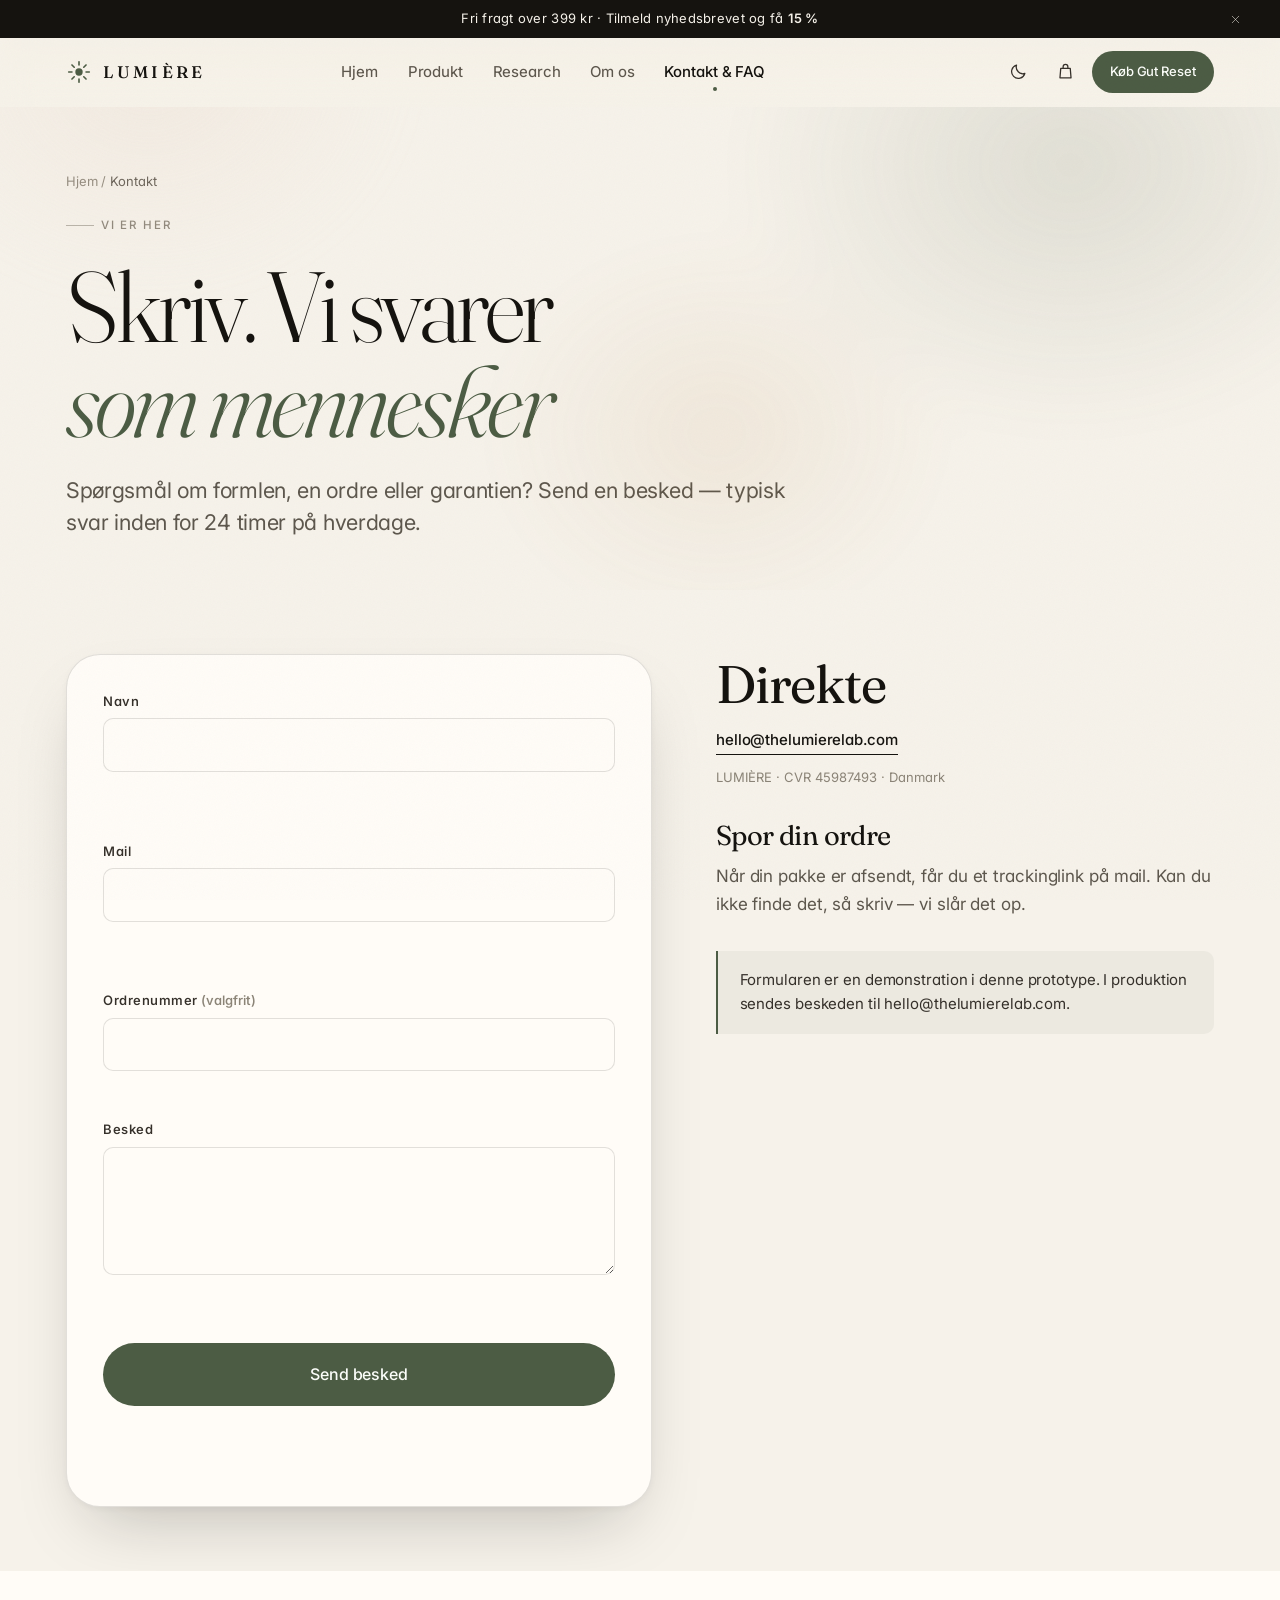
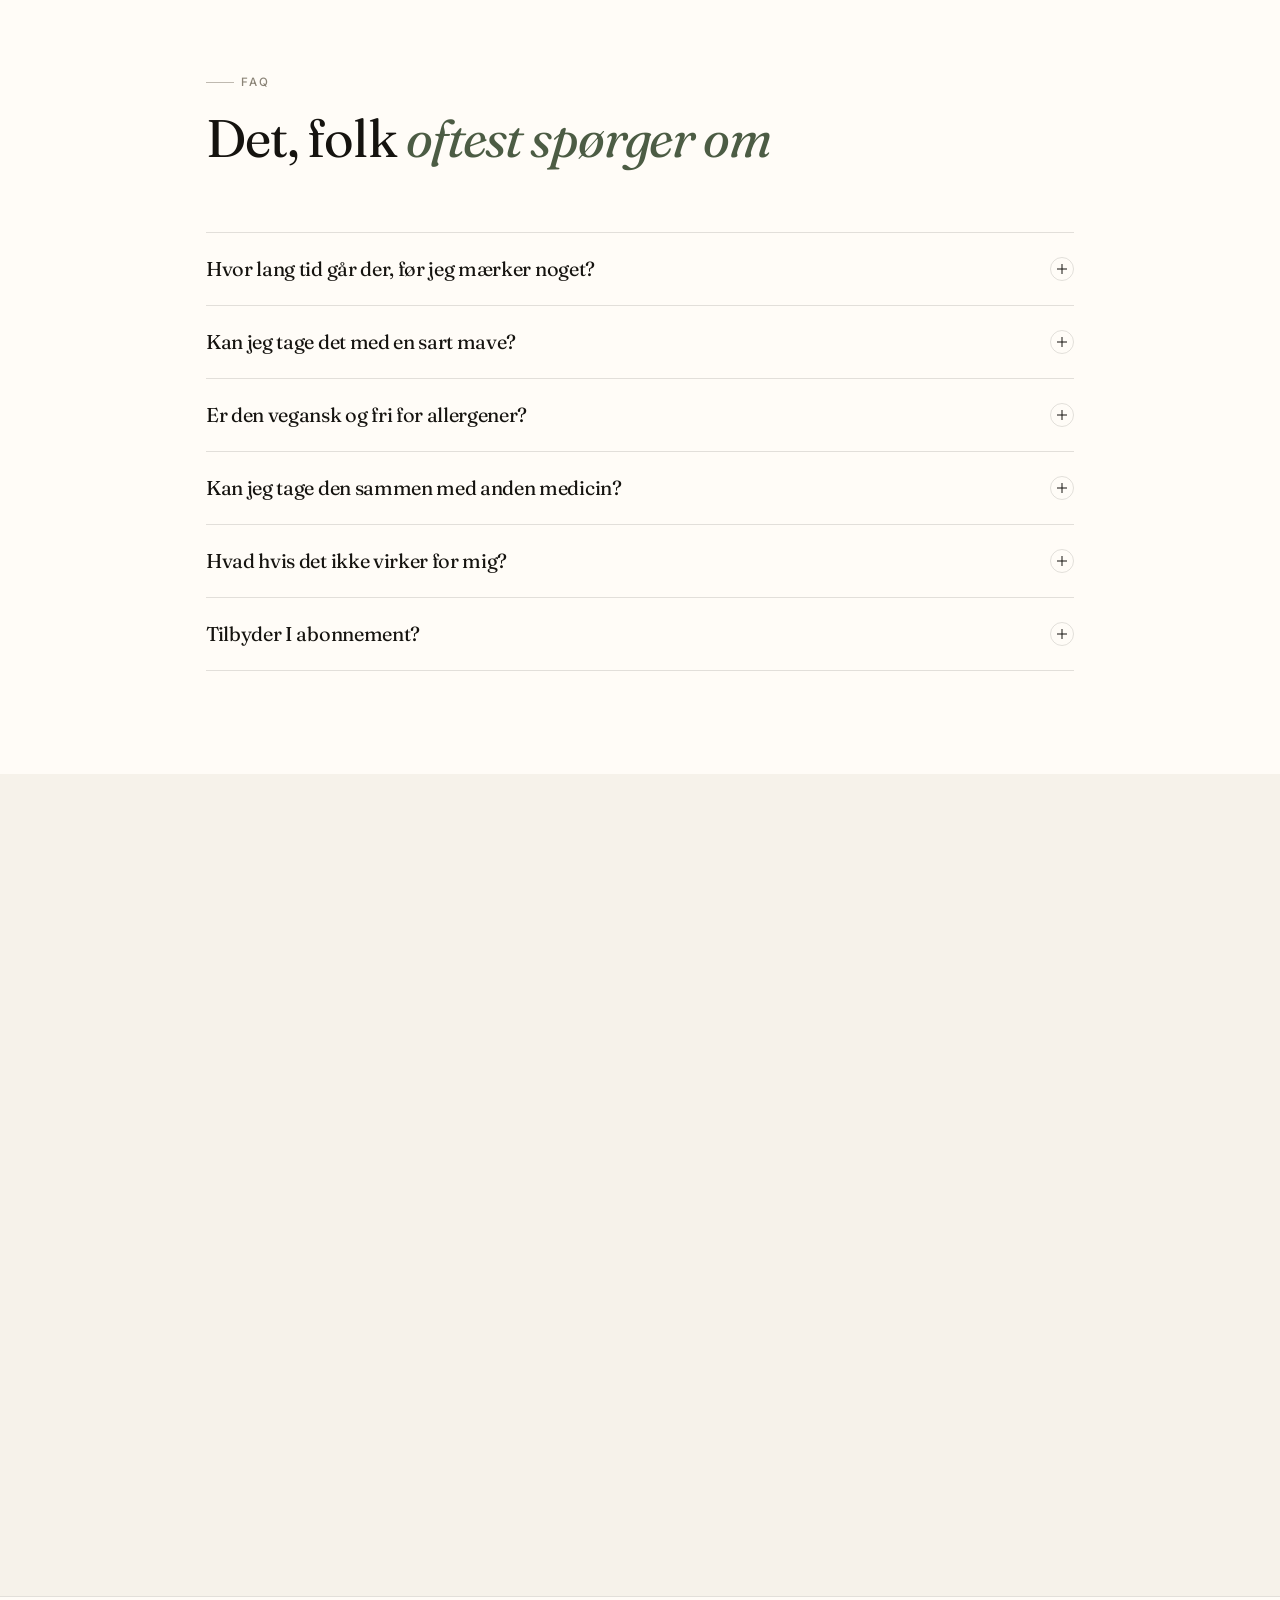
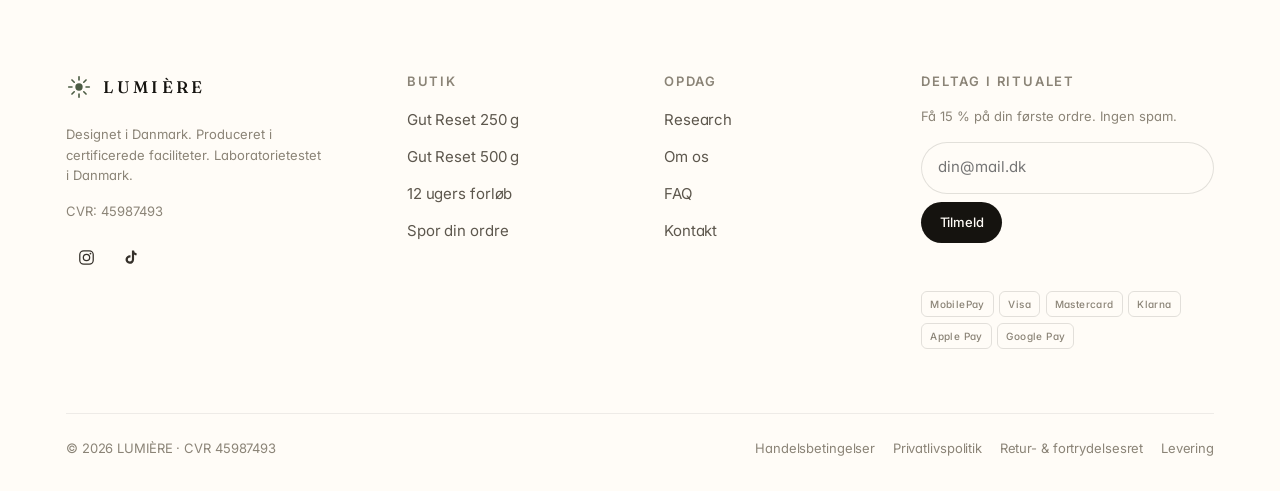
<file: _snapshot/kontakt.html>
<!DOCTYPE html>
<html lang="da" data-theme="light">
<head>
<meta charset="utf-8">
<meta name="viewport" content="width=device-width, initial-scale=1">
<title>Kontakt &amp; FAQ | LUMI&Egrave;RE</title>
<meta name="description" content="Skriv til Lumi&egrave;re, l&aelig;s FAQ, spor din ordre og se handelsbetingelser, retur og levering. Vi svarer typisk inden for 24 timer p&aring; hverdage.">
<meta name="theme-color" content="#f6f2ea">
<link rel="canonical" href="https://www.thelumierelab.com/da/kontakt">
<link rel="icon" href="assets/img/favicon.svg" type="image/svg+xml">
<link rel="manifest" href="manifest.webmanifest">

<meta property="og:type" content="website">
<meta property="og:locale" content="da_DK">
<meta property="og:site_name" content="LUMIÈRE">
<meta property="og:title" content="Kontakt &amp; FAQ &mdash; LUMI&Egrave;RE">
<meta property="og:description" content="Sp&oslash;rgsm&aring;l, ordre og politikker. Vi er her.">
<meta property="og:image" content="assets/img/og.svg">
<meta name="twitter:card" content="summary_large_image">

<link rel="preconnect" href="https://fonts.googleapis.com">
<link rel="preconnect" href="https://fonts.gstatic.com" crossorigin>
<link rel="stylesheet" href="https://fonts.googleapis.com/css2?family=Fraunces:ital,opsz,wght@0,9..144,300..600;1,9..144,300..600&family=Inter:wght@400..600&display=swap">
<link rel="stylesheet" href="assets/css/main.css">

<script>
  try {
    var t = JSON.parse(localStorage.getItem('lum.theme'));
    if (!t) t = matchMedia('(prefers-color-scheme: dark)').matches ? 'dark' : 'light';
    document.documentElement.setAttribute('data-theme', t);
  } catch (e) {}
</script>
</head>
<body>
<a class="skip-link" href="#main">Spring til indhold</a>

<svg width="0" height="0" style="position:absolute" aria-hidden="true" focusable="false">
  <defs>
    <symbol id="i-check" viewBox="0 0 24 24" fill="none" stroke="currentColor" stroke-width="1.8" stroke-linecap="round" stroke-linejoin="round"><path d="M20 6 9 17l-5-5"/></symbol>
    <symbol id="i-arrow" viewBox="0 0 24 24" fill="none" stroke="currentColor" stroke-width="1.8" stroke-linecap="round" stroke-linejoin="round"><path d="M5 12h14M13 6l6 6-6 6"/></symbol>
    <symbol id="i-bag" viewBox="0 0 24 24" fill="none" stroke="currentColor" stroke-width="1.6" stroke-linecap="round" stroke-linejoin="round"><path d="M6 8h12l1 12H5L6 8Z"/><path d="M9 8V6a3 3 0 0 1 6 0v2"/></symbol>
    <symbol id="i-sun" viewBox="0 0 24 24" fill="none" stroke="currentColor" stroke-width="1.6" stroke-linecap="round"><circle cx="12" cy="12" r="4"/><path d="M12 3v2M12 19v2M3 12h2M19 12h2M5.6 5.6 7 7M17 17l1.4 1.4M18.4 5.6 17 7M7 17l-1.4 1.4"/></symbol>
    <symbol id="i-moon" viewBox="0 0 24 24" fill="none" stroke="currentColor" stroke-width="1.6" stroke-linecap="round" stroke-linejoin="round"><path d="M20 14.5A8.5 8.5 0 0 1 9.5 4a8.5 8.5 0 1 0 10.5 10.5Z"/></symbol>
    <symbol id="i-close" viewBox="0 0 24 24" fill="none" stroke="currentColor" stroke-width="1.7" stroke-linecap="round"><path d="M6 6l12 12M18 6 6 18"/></symbol>
    <symbol id="i-flask" viewBox="0 0 24 24" fill="none" stroke="currentColor" stroke-width="1.6" stroke-linecap="round" stroke-linejoin="round"><path d="M9 3h6M10 3v6L5 18a2 2 0 0 0 1.8 3h10.4A2 2 0 0 0 19 18l-5-9V3"/><path d="M7.5 14h9"/></symbol>
    <symbol id="i-shield" viewBox="0 0 24 24" fill="none" stroke="currentColor" stroke-width="1.6" stroke-linecap="round" stroke-linejoin="round"><path d="M12 3l7 3v6c0 4.5-3 7.7-7 9-4-1.3-7-4.5-7-9V6l7-3Z"/><path d="M9 12l2 2 4-4"/></symbol>
    <symbol id="i-leaf" viewBox="0 0 24 24" fill="none" stroke="currentColor" stroke-width="1.6" stroke-linecap="round" stroke-linejoin="round"><path d="M4 20c0-8 5-13 16-14 0 11-5 15-11 15-2.5 0-5-.4-5-1Z"/><path d="M9 15c2-3 4.5-5 8-6"/></symbol>
    <symbol id="i-globe" viewBox="0 0 24 24" fill="none" stroke="currentColor" stroke-width="1.6" stroke-linecap="round" stroke-linejoin="round"><circle cx="12" cy="12" r="9"/><path d="M3 12h18M12 3c2.6 2.8 4 6 4 9s-1.4 6.2-4 9M12 3c-2.6 2.8-4 6-4 9s1.4 6.2 4 9"/></symbol>
    <symbol id="i-ig" viewBox="0 0 24 24" fill="none" stroke="currentColor" stroke-width="1.6"><rect x="3.5" y="3.5" width="17" height="17" rx="5"/><circle cx="12" cy="12" r="4"/><circle cx="17" cy="7" r="1.1" fill="currentColor" stroke="none"/></symbol>
    <symbol id="i-tt" viewBox="0 0 24 24" fill="currentColor"><path d="M16.5 3h-2.7v11.6a2.6 2.6 0 1 1-2.6-2.6c.3 0 .5 0 .8.1V9.3a5.4 5.4 0 1 0 4.5 5.3V8.2a5 5 0 0 0 3.2 1.1V6.6a3.6 3.6 0 0 1-3.2-3.6Z"/></symbol>
  </defs>
</svg>

<div class="announce" data-announce>
  <div class="announce__inner">
    <span>Fri fragt over 399 kr &middot; Tilmeld nyhedsbrevet og f&aring; <b>15 %</b></span>
    <button class="announce__close" type="button" data-announce-close aria-label="Luk besked">
      <svg width="13" height="13" aria-hidden="true"><use href="#i-close"/></svg>
    </button>
  </div>
</div>

<header class="header">
  <div class="header__inner">
    <a class="brand" href="index.html" aria-label="LUMIERE, til forsiden">
      <svg class="brand__mark" viewBox="0 0 24 24" fill="none" stroke="currentColor" stroke-width="1.5" stroke-linecap="round" aria-hidden="true">
        <circle cx="12" cy="12" r="3.4" fill="currentColor" stroke="none"/>
        <path d="M12 2.5v3M12 18.5v3M2.5 12h3M18.5 12h3M5.5 5.5l2.1 2.1M16.4 16.4l2.1 2.1M18.5 5.5l-2.1 2.1M7.6 16.4l-2.1 2.1"/>
      </svg>
      <span class="brand__word">Lumi&egrave;re</span>
    </a>
    <nav class="nav" aria-label="Hovedmenu">
      <ul class="nav__list">
        <li><a class="nav__link" data-nav-link href="index.html">Hjem</a></li>
        <li><a class="nav__link" data-nav-link href="produkt.html">Produkt</a></li>
        <li><a class="nav__link" data-nav-link href="research.html">Research</a></li>
        <li><a class="nav__link" data-nav-link href="om-os.html">Om os</a></li>
        <li><a class="nav__link" data-nav-link href="kontakt.html">Kontakt &amp; FAQ</a></li>
      </ul>
    </nav>
    <div class="header__actions">
      <button class="icon-btn theme-toggle" type="button" aria-pressed="false" aria-label="Skift tema">
        <svg aria-hidden="true"><use href="#i-moon"/></svg>
        <svg aria-hidden="true"><use href="#i-sun"/></svg>
      </button>
      <button class="icon-btn" type="button" data-cart-trigger aria-label="Kurv">
        <svg aria-hidden="true"><use href="#i-bag"/></svg>
        <span class="icon-btn__count" data-cart-count aria-hidden="true">0</span>
      </button>
      <a class="btn btn--sm btn--sage header__cta" href="produkt.html">
        <span>K&oslash;b Gut Reset</span>
      </a>
      <button class="icon-btn nav-toggle" type="button" data-menu-toggle aria-expanded="false" aria-controls="mobile-menu" aria-label="Menu">
        <span class="nav-toggle__box" aria-hidden="true"><i></i><i></i><i></i></span>
      </button>
    </div>
  </div>
  <div class="progress" aria-hidden="true"></div>
</header>

<div class="mobile-menu" id="mobile-menu" data-menu aria-hidden="true">
  <div class="mobile-menu__top">
    <span class="brand__word">Lumi&egrave;re</span>
    <button class="icon-btn" type="button" data-menu-toggle aria-label="Luk menu">
      <svg aria-hidden="true"><use href="#i-close"/></svg>
    </button>
  </div>
  <nav aria-label="Mobilmenu">
    <ul class="mobile-menu__list">
      <li><a class="mobile-menu__link" style="--i:0" href="index.html"><span>01</span>Hjem</a></li>
      <li><a class="mobile-menu__link" style="--i:1" href="produkt.html"><span>02</span>Produkt</a></li>
      <li><a class="mobile-menu__link" style="--i:2" href="research.html"><span>03</span>Research</a></li>
      <li><a class="mobile-menu__link" style="--i:3" href="om-os.html"><span>04</span>Om os</a></li>
      <li><a class="mobile-menu__link" style="--i:4" href="kontakt.html"><span>05</span>Kontakt &amp; FAQ</a></li>
    </ul>
  </nav>
  <a class="btn btn--sage btn--full btn--lg" href="produkt.html">
    <span>K&oslash;b Gut Reset</span>
  </a>
</div>

<main id="main">
  <section class="hero hero--page">
    <div class="hero__aura" aria-hidden="true"></div>
    <div class="wrap">
      <div class="hero__copy">
        <nav class="crumbs" aria-label="Br&oslash;dkrumme">
          <a href="index.html">Hjem</a> / <span aria-current="page">Kontakt</span>
        </nav>
        <span class="eyebrow">Vi er her</span>
        <h1 class="display">Skriv. Vi svarer <em>som mennesker</em></h1>
        <p class="lead">
          Sp&oslash;rgsm&aring;l om formlen, en ordre eller garantien? Send en besked &mdash;
          typisk svar inden for 24 timer p&aring; hverdage.
        </p>
      </div>
    </div>
  </section>

  <section class="section section--tight">
    <div class="wrap contact">
      <form class="buy stack-5" data-contact novalidate>
        <div class="field" data-required>
          <label for="c-name">Navn</label>
          <input id="c-name" name="name" autocomplete="name" required>
          <p class="field__error"></p>
        </div>
        <div class="field" data-required>
          <label for="c-mail">Mail</label>
          <input id="c-mail" name="email" type="email" autocomplete="email" required>
          <p class="field__error"></p>
        </div>
        <div class="field">
          <label for="c-order">Ordrenummer <span class="fine">(valgfrit)</span></label>
          <input id="c-order" name="order" autocomplete="off">
        </div>
        <div class="field" data-required>
          <label for="c-msg">Besked</label>
          <textarea id="c-msg" name="message" required></textarea>
          <p class="field__error"></p>
        </div>
        <button class="btn btn--sage btn--lg" type="submit">Send besked</button>
        <p class="form-note" data-form-status role="status"></p>
      </form>

      <div class="stack-6">
        <div class="stack-3">
          <h2>Direkte</h2>
          <p class="muted">
            <a class="link" href="mailto:hello@thelumierelab.com">hello@thelumierelab.com</a>
          </p>
          <p class="fine">LUMI&Egrave;RE &middot; CVR 45987493 &middot; Danmark</p>
        </div>
        <div class="stack-3" id="ordre">
          <h3>Spor din ordre</h3>
          <p class="muted">
            N&aring;r din pakke er afsendt, f&aring;r du et trackinglink p&aring; mail.
            Kan du ikke finde det, s&aring; skriv &mdash; vi sl&aring;r det op.
          </p>
        </div>
        <div class="note">
          Formularen er en demonstration i denne prototype. I produktion
          sendes beskeden til hello@thelumierelab.com.
        </div>
      </div>
    </div>
  </section>

  <section class="section section--paper defer-paint" id="faq" aria-labelledby="kfaq-h">
    <div class="wrap wrap--mid">
      <div class="section-head">
        <span class="eyebrow">FAQ</span>
        <h2 id="kfaq-h">Det, folk <em>oftest sp&oslash;rger om</em></h2>
      </div>
      <div class="faq" data-faq data-faq-single>
        <div class="faq__item">
          <h3 style="font-size:inherit;margin:0">
            <button class="faq__q" type="button" aria-expanded="false" aria-controls="kf1">
              Hvor lang tid g&aring;r der, f&oslash;r jeg m&aelig;rker noget?
              <span class="faq__sign" aria-hidden="true"></span>
            </button>
          </h3>
          <div class="faq__a" id="kf1"><div><p>De fleste beskriver &aelig;ndringer i ford&oslash;jelsen inden for to til fire uger. En forskel i huden kommer typisk senere &mdash; omkring uge seks til tolv med daglig brug.</p></div></div>
        </div>
        <div class="faq__item">
          <h3 style="font-size:inherit;margin:0">
            <button class="faq__q" type="button" aria-expanded="false" aria-controls="kf2">
              Kan jeg tage det med en sart mave?
              <span class="faq__sign" aria-hidden="true"></span>
            </button>
          </h3>
          <div class="faq__a" id="kf2"><div><p>Ja. PHGG og akacie er valgt netop for tolerabilitet. Start med en halv skefuld den f&oslash;rste uge. Mild oppustethed i starten er normalt.</p></div></div>
        </div>
        <div class="faq__item">
          <h3 style="font-size:inherit;margin:0">
            <button class="faq__q" type="button" aria-expanded="false" aria-controls="kf3">
              Er den vegansk og fri for allergener?
              <span class="faq__sign" aria-hidden="true"></span>
            </button>
          </h3>
          <div class="faq__a" id="kf3"><div><p>Plantebaseret og fri for gluten, laktose, soja og kunstige s&oslash;demidler. S&oslash;det med munkefrugt. Har du sv&aelig;r allergi, s&aring; skriv til os f&oslash;rst.</p></div></div>
        </div>
        <div class="faq__item">
          <h3 style="font-size:inherit;margin:0">
            <button class="faq__q" type="button" aria-expanded="false" aria-controls="kf4">
              Kan jeg tage den sammen med anden medicin?
              <span class="faq__sign" aria-hidden="true"></span>
            </button>
          </h3>
          <div class="faq__a" id="kf4"><div><p>Fibre kan p&aring;virke optagelsen af andre stoffer. Tag Gut Reset mindst to timer fra din medicin, og tal med din l&aelig;ge, hvis du er i fast behandling.</p></div></div>
        </div>
        <div class="faq__item">
          <h3 style="font-size:inherit;margin:0">
            <button class="faq__q" type="button" aria-expanded="false" aria-controls="kf5">
              Hvad hvis det ikke virker for mig?
              <span class="faq__sign" aria-hidden="true"></span>
            </button>
          </h3>
          <div class="faq__a" id="kf5"><div><p>Har du brugt produktet dagligt i mindst fire uger uden at m&aelig;rke forskel, s&aring; skriv. Vi st&aring;r bag formlen og finder en l&oslash;sning &mdash; det er 4-ugers l&oslash;ftet.</p></div></div>
        </div>
        <div class="faq__item">
          <h3 style="font-size:inherit;margin:0">
            <button class="faq__q" type="button" aria-expanded="false" aria-controls="kf6">
              Tilbyder I abonnement?
              <span class="faq__sign" aria-hidden="true"></span>
            </button>
          </h3>
          <div class="faq__a" id="kf6"><div><p>Ikke i f&oslash;rste omgang. Vi vil have logistikken og oplevelsen p&aring; plads, f&oslash;r vi beder nogen om at binde sig. Det kan komme senere.</p></div></div>
        </div>
      </div>
    </div>
  </section>

  <section class="section defer-paint legal" aria-labelledby="pol-h">
    <div class="wrap wrap--mid">
      <div class="section-head">
        <span class="eyebrow">Politikker</span>
        <h2 id="pol-h">Det, der skal st&aring; sort p&aring; hvidt</h2>
      </div>

      <article id="handel">
        <h3>Handelsbetingelser</h3>
        <p>
          Lumi&egrave;re (CVR 45987493) s&aelig;lger kosttilskud til forbrugere i Danmark og
          EU. Priser er i DKK og inkluderer moms, medmindre andet er angivet.
          N&aring;r du l&aelig;gger en ordre, indg&aring;r du en k&oslash;bsaftale. Vi forbeholder os
          retten til at afvise ordrer ved &aring;benlyse fejl i pris eller lager.
        </p>
      </article>

      <article id="levering">
        <h3>Leveringspolitik</h3>
        <p>Danmark: 39 kr, fri over 399 kr. Typisk 1&ndash;3 hverdage. Ordrer inden kl. 14 p&aring; hverdage afsendes samme dag, n&aring;r lageret tillader det.</p>
        <p>EU: 8 &euro;, fri over 60 &euro;. Typisk 3&ndash;7 hverdage. Du f&aring;r tracking, n&aring;r pakken er afsendt.</p>
      </article>

      <article id="retur">
        <h3>Returpolitik</h3>
        <p>
          Du har 14 dages fortrydelsesret. Af f&oslash;devaresikkerhedshensyn tager vi
          kun u&aring;bnede og ubrugte poser retur. Er pakken beskadiget eller forkert,
          s&aring; skriv inden 48 timer efter modtagelse. Pengene returneres, n&aring;r vi
          har godkendt og modtaget returen.
        </p>
        <p>4-ugers tilfredshedsgarantien er et l&oslash;fte om dialog &mdash; ikke en automatisk refundering uden kontakt.</p>
      </article>

      <article id="privatliv">
        <h3>Privatlivspolitik</h3>
        <p>
          Vi behandler navn, mail, leveringsadresse og ordredata for at gennemf&oslash;re
          k&oslash;b og kundeservice. Nyhedsbrevet er frivilligt og kan opsiges n&aring;r som helst.
          Vi s&aelig;lger ikke dine data. Har du sp&oslash;rgsm&aring;l om dine rettigheder efter
          GDPR, s&aring; skriv til hello@thelumierelab.com.
        </p>
      </article>
    </div>
  </section>
</main>

<footer class="footer">
  <div class="wrap">
    <div class="footer__grid">
      <div class="stack-4">
        <a class="brand brand--footer" href="index.html">
          <svg class="brand__mark" viewBox="0 0 24 24" fill="none" stroke="currentColor" stroke-width="1.5" stroke-linecap="round" aria-hidden="true">
            <circle cx="12" cy="12" r="3.4" fill="currentColor" stroke="none"/>
            <path d="M12 2.5v3M12 18.5v3M2.5 12h3M18.5 12h3M5.5 5.5l2.1 2.1M16.4 16.4l2.1 2.1M18.5 5.5l-2.1 2.1M7.6 16.4l-2.1 2.1"/>
          </svg>
          <span class="brand__word">Lumi&egrave;re</span>
        </a>
        <p class="fine" style="max-width:34ch">Designet i Danmark. Produceret i certificerede faciliteter. Laboratorietestet i Danmark.</p>
        <p class="fine">CVR: 45987493</p>
        <div class="socials">
          <a class="icon-btn" href="https://www.instagram.com/" aria-label="Instagram" rel="noopener noreferrer nofollow" target="_blank"><svg aria-hidden="true"><use href="#i-ig"/></svg></a>
          <a class="icon-btn" href="https://www.tiktok.com/" aria-label="TikTok" rel="noopener noreferrer nofollow" target="_blank"><svg aria-hidden="true"><use href="#i-tt"/></svg></a>
        </div>
      </div>
      <nav aria-labelledby="f-shop"><h3 id="f-shop">Butik</h3>
        <ul class="footer__links">
          <li><a href="produkt.html">Gut Reset 250 g</a></li>
          <li><a href="produkt.html#pakker">Gut Reset 500 g</a></li>
          <li><a href="produkt.html#pakker">12 ugers forl&oslash;b</a></li>
          <li><a href="kontakt.html#ordre">Spor din ordre</a></li>
        </ul>
      </nav>
      <nav aria-labelledby="f-disc"><h3 id="f-disc">Opdag</h3>
        <ul class="footer__links">
          <li><a href="research.html">Research</a></li>
          <li><a href="om-os.html">Om os</a></li>
          <li><a href="kontakt.html#faq">FAQ</a></li>
          <li><a href="kontakt.html">Kontakt</a></li>
        </ul>
      </nav>
      <div class="stack-4">
        <h3>Deltag i ritualet</h3>
        <p class="fine">F&aring; 15 % p&aring; din f&oslash;rste ordre. Ingen spam.</p>
        <form class="subscribe" data-subscribe novalidate>
          <label class="sr-only" for="nl-mail">Mailadresse</label>
          <input id="nl-mail" type="email" name="email" placeholder="din@mail.dk" autocomplete="email" required>
          <button class="btn btn--sm" type="submit">Tilmeld</button>
        </form>
        <p class="form-note" data-note role="status"></p>
        <div class="pay" aria-label="Betalingsmetoder">
          <span>MobilePay</span><span>Visa</span><span>Mastercard</span><span>Klarna</span>
          <span>Apple Pay</span><span>Google Pay</span>
        </div>
      </div>
    </div>
    <div class="footer__bottom">
      <p>&copy; <span data-year>2026</span> LUMI&Egrave;RE &middot; CVR 45987493</p>
      <nav class="footer__legal" aria-label="Juridisk">
        <a href="kontakt.html#handel">Handelsbetingelser</a>
        <a href="kontakt.html#privatliv">Privatlivspolitik</a>
        <a href="kontakt.html#retur">Retur- &amp; fortrydelsesret</a>
        <a href="kontakt.html#levering">Levering</a>
      </nav>
    </div>
  </div>
</footer>

<div class="overlay" data-overlay aria-hidden="true"></div>

<aside class="drawer" data-cart-drawer role="dialog" aria-modal="true" aria-label="Indk&oslash;bskurv" aria-hidden="true">
  <div class="drawer__head">
    <h2>Din kurv</h2>
    <button class="icon-btn" type="button" data-cart-close aria-label="Luk kurv">
      <svg aria-hidden="true"><use href="#i-close"/></svg>
    </button>
  </div>
  <div class="drawer__body">
    <div class="ship-bar">
      <span data-ship-msg>K&oslash;b for 399 kr mere og f&aring; fri fragt</span>
      <div class="ship-bar__track">
        <div class="ship-bar__fill" data-ship-fill></div>
      </div>
    </div>
    <div class="drawer__empty" data-cart-empty>
      <svg aria-hidden="true"><use href="#i-bag"/></svg>
      <p>Din kurv er tom.</p>
      <a class="btn btn--ghost btn--sm" href="produkt.html">Se Gut Reset</a>
    </div>
    <div data-cart-items></div>
  </div>
  <div class="drawer__foot" data-cart-foot hidden>
    <div class="drawer__sum">
      <span>Subtotal</span>
      <strong data-cart-total>0 kr</strong>
    </div>
    <button class="btn btn--sage btn--full btn--lg" type="button" data-checkout>
      <span>G&aring; til sikker betaling</span>
    </button>
    <p class="fine" style="text-align:center">Demo &mdash; betaling er ikke tilkoblet</p>
  </div>
</aside>

<div class="toast" data-toast role="status" aria-live="polite">
  <svg aria-hidden="true"><use href="#i-check"/></svg>
  <span data-toast-text></span>
</div>

<script defer src="assets/js/main.js"></script>
</body>
</html>
</file>
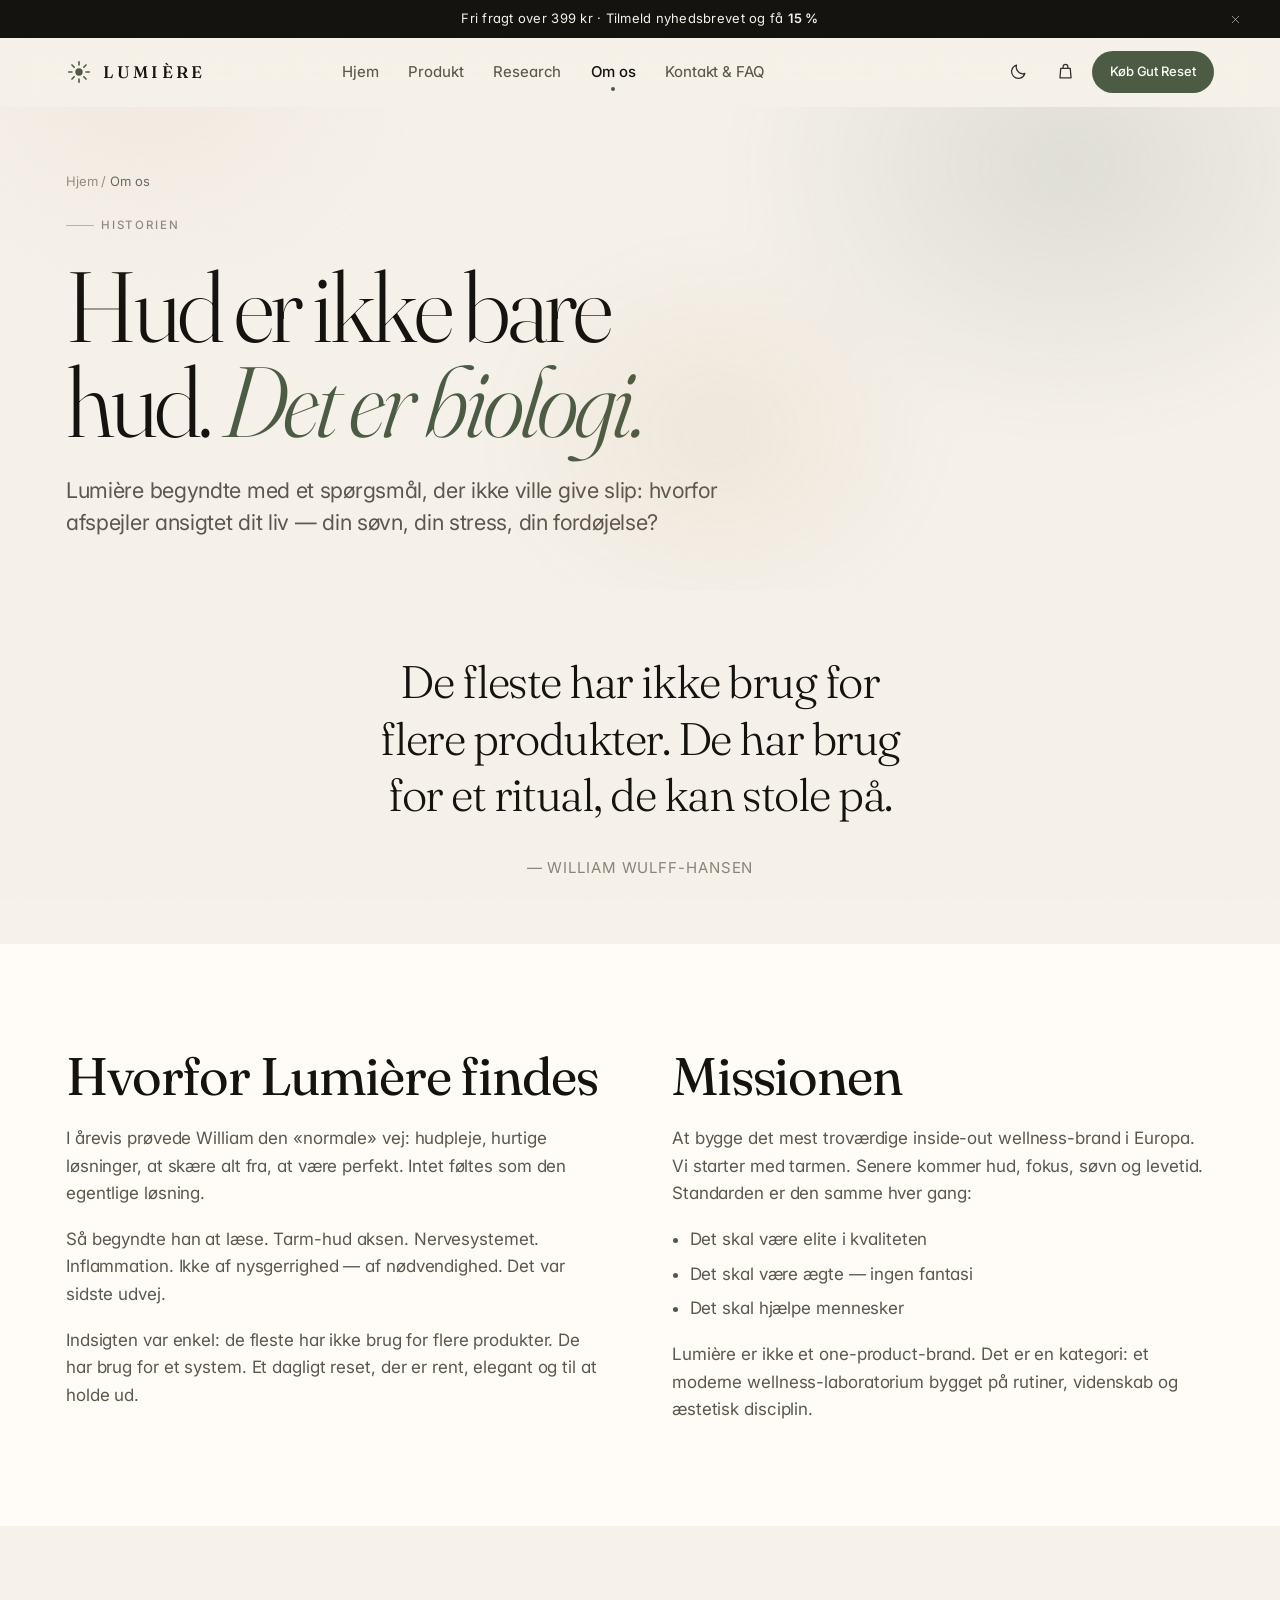
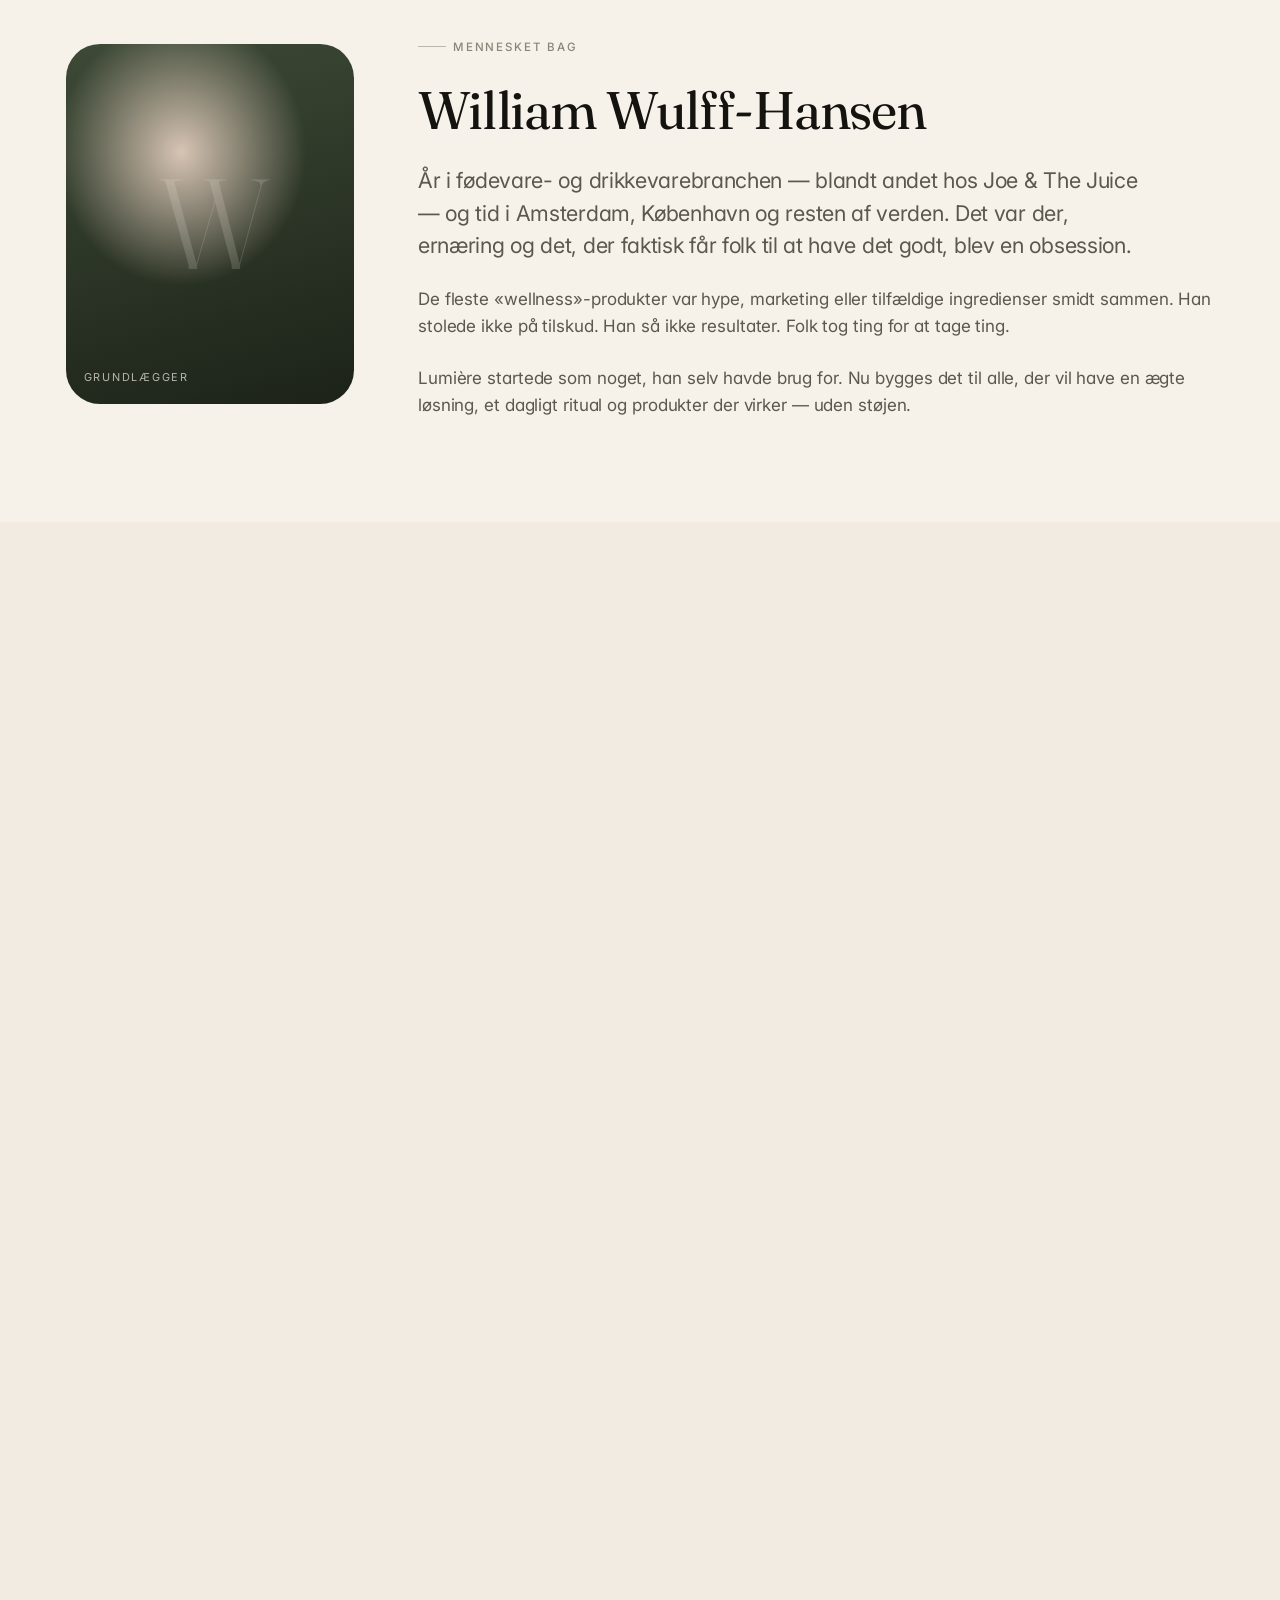
<file: _snapshot/om-os.html>
<!DOCTYPE html>
<html lang="da" data-theme="light">
<head>
<meta charset="utf-8">
<meta name="viewport" content="width=device-width, initial-scale=1">
<title>Om Lumi&egrave;re | William Wulff-Hansen</title>
<meta name="description" content="Lumi&egrave;re begyndte med et simpelt sp&oslash;rgsm&aring;l: hvorfor afspejler huden dit liv? William byggede et dagligt ritual &mdash; ikke endnu et r&aring;bende kosttilskud.">
<meta name="theme-color" content="#f6f2ea">
<link rel="canonical" href="https://www.thelumierelab.com/da/om-os">
<link rel="icon" href="assets/img/favicon.svg" type="image/svg+xml">
<link rel="manifest" href="manifest.webmanifest">

<meta property="og:type" content="website">
<meta property="og:locale" content="da_DK">
<meta property="og:site_name" content="LUMIÈRE">
<meta property="og:title" content="Om Lumi&egrave;re">
<meta property="og:description" content="Ikke et supplement-brand der r&aring;ber. Et ritual, du kan stole p&aring;.">
<meta property="og:image" content="assets/img/og.svg">
<meta name="twitter:card" content="summary_large_image">

<link rel="preconnect" href="https://fonts.googleapis.com">
<link rel="preconnect" href="https://fonts.gstatic.com" crossorigin>
<link rel="stylesheet" href="https://fonts.googleapis.com/css2?family=Fraunces:ital,opsz,wght@0,9..144,300..600;1,9..144,300..600&family=Inter:wght@400..600&display=swap">
<link rel="stylesheet" href="assets/css/main.css">

<script>
  try {
    var t = JSON.parse(localStorage.getItem('lum.theme'));
    if (!t) t = matchMedia('(prefers-color-scheme: dark)').matches ? 'dark' : 'light';
    document.documentElement.setAttribute('data-theme', t);
  } catch (e) {}
</script>
</head>
<body>
<a class="skip-link" href="#main">Spring til indhold</a>

<svg width="0" height="0" style="position:absolute" aria-hidden="true" focusable="false">
  <defs>
    <symbol id="i-check" viewBox="0 0 24 24" fill="none" stroke="currentColor" stroke-width="1.8" stroke-linecap="round" stroke-linejoin="round"><path d="M20 6 9 17l-5-5"/></symbol>
    <symbol id="i-arrow" viewBox="0 0 24 24" fill="none" stroke="currentColor" stroke-width="1.8" stroke-linecap="round" stroke-linejoin="round"><path d="M5 12h14M13 6l6 6-6 6"/></symbol>
    <symbol id="i-bag" viewBox="0 0 24 24" fill="none" stroke="currentColor" stroke-width="1.6" stroke-linecap="round" stroke-linejoin="round"><path d="M6 8h12l1 12H5L6 8Z"/><path d="M9 8V6a3 3 0 0 1 6 0v2"/></symbol>
    <symbol id="i-sun" viewBox="0 0 24 24" fill="none" stroke="currentColor" stroke-width="1.6" stroke-linecap="round"><circle cx="12" cy="12" r="4"/><path d="M12 3v2M12 19v2M3 12h2M19 12h2M5.6 5.6 7 7M17 17l1.4 1.4M18.4 5.6 17 7M7 17l-1.4 1.4"/></symbol>
    <symbol id="i-moon" viewBox="0 0 24 24" fill="none" stroke="currentColor" stroke-width="1.6" stroke-linecap="round" stroke-linejoin="round"><path d="M20 14.5A8.5 8.5 0 0 1 9.5 4a8.5 8.5 0 1 0 10.5 10.5Z"/></symbol>
    <symbol id="i-close" viewBox="0 0 24 24" fill="none" stroke="currentColor" stroke-width="1.7" stroke-linecap="round"><path d="M6 6l12 12M18 6 6 18"/></symbol>
    <symbol id="i-flask" viewBox="0 0 24 24" fill="none" stroke="currentColor" stroke-width="1.6" stroke-linecap="round" stroke-linejoin="round"><path d="M9 3h6M10 3v6L5 18a2 2 0 0 0 1.8 3h10.4A2 2 0 0 0 19 18l-5-9V3"/><path d="M7.5 14h9"/></symbol>
    <symbol id="i-shield" viewBox="0 0 24 24" fill="none" stroke="currentColor" stroke-width="1.6" stroke-linecap="round" stroke-linejoin="round"><path d="M12 3l7 3v6c0 4.5-3 7.7-7 9-4-1.3-7-4.5-7-9V6l7-3Z"/><path d="M9 12l2 2 4-4"/></symbol>
    <symbol id="i-leaf" viewBox="0 0 24 24" fill="none" stroke="currentColor" stroke-width="1.6" stroke-linecap="round" stroke-linejoin="round"><path d="M4 20c0-8 5-13 16-14 0 11-5 15-11 15-2.5 0-5-.4-5-1Z"/><path d="M9 15c2-3 4.5-5 8-6"/></symbol>
    <symbol id="i-globe" viewBox="0 0 24 24" fill="none" stroke="currentColor" stroke-width="1.6" stroke-linecap="round" stroke-linejoin="round"><circle cx="12" cy="12" r="9"/><path d="M3 12h18M12 3c2.6 2.8 4 6 4 9s-1.4 6.2-4 9M12 3c-2.6 2.8-4 6-4 9s1.4 6.2 4 9"/></symbol>
    <symbol id="i-ig" viewBox="0 0 24 24" fill="none" stroke="currentColor" stroke-width="1.6"><rect x="3.5" y="3.5" width="17" height="17" rx="5"/><circle cx="12" cy="12" r="4"/><circle cx="17" cy="7" r="1.1" fill="currentColor" stroke="none"/></symbol>
    <symbol id="i-tt" viewBox="0 0 24 24" fill="currentColor"><path d="M16.5 3h-2.7v11.6a2.6 2.6 0 1 1-2.6-2.6c.3 0 .5 0 .8.1V9.3a5.4 5.4 0 1 0 4.5 5.3V8.2a5 5 0 0 0 3.2 1.1V6.6a3.6 3.6 0 0 1-3.2-3.6Z"/></symbol>
  </defs>
</svg>

<div class="announce" data-announce>
  <div class="announce__inner">
    <span>Fri fragt over 399 kr &middot; Tilmeld nyhedsbrevet og f&aring; <b>15 %</b></span>
    <button class="announce__close" type="button" data-announce-close aria-label="Luk besked">
      <svg width="13" height="13" aria-hidden="true"><use href="#i-close"/></svg>
    </button>
  </div>
</div>

<header class="header">
  <div class="header__inner">
    <a class="brand" href="index.html" aria-label="LUMIERE, til forsiden">
      <svg class="brand__mark" viewBox="0 0 24 24" fill="none" stroke="currentColor" stroke-width="1.5" stroke-linecap="round" aria-hidden="true">
        <circle cx="12" cy="12" r="3.4" fill="currentColor" stroke="none"/>
        <path d="M12 2.5v3M12 18.5v3M2.5 12h3M18.5 12h3M5.5 5.5l2.1 2.1M16.4 16.4l2.1 2.1M18.5 5.5l-2.1 2.1M7.6 16.4l-2.1 2.1"/>
      </svg>
      <span class="brand__word">Lumi&egrave;re</span>
    </a>
    <nav class="nav" aria-label="Hovedmenu">
      <ul class="nav__list">
        <li><a class="nav__link" data-nav-link href="index.html">Hjem</a></li>
        <li><a class="nav__link" data-nav-link href="produkt.html">Produkt</a></li>
        <li><a class="nav__link" data-nav-link href="research.html">Research</a></li>
        <li><a class="nav__link" data-nav-link href="om-os.html">Om os</a></li>
        <li><a class="nav__link" data-nav-link href="kontakt.html">Kontakt &amp; FAQ</a></li>
      </ul>
    </nav>
    <div class="header__actions">
      <button class="icon-btn theme-toggle" type="button" aria-pressed="false" aria-label="Skift tema">
        <svg aria-hidden="true"><use href="#i-moon"/></svg>
        <svg aria-hidden="true"><use href="#i-sun"/></svg>
      </button>
      <button class="icon-btn" type="button" data-cart-trigger aria-label="Kurv">
        <svg aria-hidden="true"><use href="#i-bag"/></svg>
        <span class="icon-btn__count" data-cart-count aria-hidden="true">0</span>
      </button>
      <a class="btn btn--sm btn--sage header__cta" href="produkt.html">
        <span>K&oslash;b Gut Reset</span>
      </a>
      <button class="icon-btn nav-toggle" type="button" data-menu-toggle aria-expanded="false" aria-controls="mobile-menu" aria-label="Menu">
        <span class="nav-toggle__box" aria-hidden="true"><i></i><i></i><i></i></span>
      </button>
    </div>
  </div>
  <div class="progress" aria-hidden="true"></div>
</header>

<div class="mobile-menu" id="mobile-menu" data-menu aria-hidden="true">
  <div class="mobile-menu__top">
    <span class="brand__word">Lumi&egrave;re</span>
    <button class="icon-btn" type="button" data-menu-toggle aria-label="Luk menu">
      <svg aria-hidden="true"><use href="#i-close"/></svg>
    </button>
  </div>
  <nav aria-label="Mobilmenu">
    <ul class="mobile-menu__list">
      <li><a class="mobile-menu__link" style="--i:0" href="index.html"><span>01</span>Hjem</a></li>
      <li><a class="mobile-menu__link" style="--i:1" href="produkt.html"><span>02</span>Produkt</a></li>
      <li><a class="mobile-menu__link" style="--i:2" href="research.html"><span>03</span>Research</a></li>
      <li><a class="mobile-menu__link" style="--i:3" href="om-os.html"><span>04</span>Om os</a></li>
      <li><a class="mobile-menu__link" style="--i:4" href="kontakt.html"><span>05</span>Kontakt &amp; FAQ</a></li>
    </ul>
  </nav>
  <a class="btn btn--sage btn--full btn--lg" href="produkt.html">
    <span>K&oslash;b Gut Reset</span>
  </a>
</div>

<main id="main">
  <section class="hero hero--page">
    <div class="hero__aura" aria-hidden="true"></div>
    <div class="wrap">
      <div class="hero__copy">
        <nav class="crumbs" aria-label="Br&oslash;dkrumme">
          <a href="index.html">Hjem</a> / <span aria-current="page">Om os</span>
        </nav>
        <span class="eyebrow">Historien</span>
        <h1 class="display">Hud er ikke bare hud. <em>Det er biologi.</em></h1>
        <p class="lead">
          Lumi&egrave;re begyndte med et sp&oslash;rgsm&aring;l, der ikke ville give slip: hvorfor
          afspejler ansigtet dit liv &mdash; din s&oslash;vn, din stress, din ford&oslash;jelse?
        </p>
      </div>
    </div>
  </section>

  <section class="section section--tight">
    <div class="wrap wrap--mid pull" data-reveal>
      <blockquote>De fleste har ikke brug for flere produkter. De har brug for et ritual, de kan stole p&aring;.</blockquote>
      <cite>&mdash; William Wulff-Hansen</cite>
    </div>
  </section>

  <section class="section section--paper defer-paint">
    <div class="wrap split" style="align-items:start">
      <div class="prose" data-reveal="left">
        <h2>Hvorfor Lumi&egrave;re findes</h2>
        <p>
          I &aring;revis pr&oslash;vede William den &laquo;normale&raquo; vej: hudpleje, hurtige l&oslash;sninger,
          at sk&aelig;re alt fra, at v&aelig;re perfekt. Intet f&oslash;ltes som den egentlige l&oslash;sning.
        </p>
        <p>
          S&aring; begyndte han at l&aelig;se. Tarm-hud aksen. Nervesystemet. Inflammation.
          Ikke af nysgerrighed &mdash; af n&oslash;dvendighed. Det var sidste udvej.
        </p>
        <p>
          Indsigten var enkel: de fleste har ikke brug for flere produkter. De
          har brug for et system. Et dagligt reset, der er rent, elegant og
          til at holde ud.
        </p>
      </div>
      <div class="prose" data-reveal="right">
        <h2>Missionen</h2>
        <p>
          At bygge det mest trov&aelig;rdige inside-out wellness-brand i Europa.
          Vi starter med tarmen. Senere kommer hud, fokus, s&oslash;vn og levetid.
          Standarden er den samme hver gang:
        </p>
        <ul>
          <li>Det skal v&aelig;re elite i kvaliteten</li>
          <li>Det skal v&aelig;re &aelig;gte &mdash; ingen fantasi</li>
          <li>Det skal hj&aelig;lpe mennesker</li>
        </ul>
        <p>
          Lumi&egrave;re er ikke et one-product-brand. Det er en kategori: et moderne
          wellness-laboratorium bygget p&aring; rutiner, videnskab og &aelig;stetisk disciplin.
        </p>
      </div>
    </div>
  </section>

  <section class="section defer-paint" aria-labelledby="will-h">
    <div class="wrap founder">
      <div class="founder__portrait" aria-hidden="true">
        <span class="founder__mark">Grundl&aelig;gger</span>
      </div>
      <div class="stack-5" data-reveal="right">
        <span class="eyebrow">Mennesket bag</span>
        <h2 id="will-h">William Wulff-Hansen</h2>
        <p class="lead">
          &Aring;r i f&oslash;devare- og drikkevarebranchen &mdash; blandt andet hos Joe &amp; The Juice &mdash;
          og tid i Amsterdam, K&oslash;benhavn og resten af verden. Det var der, ern&aelig;ring
          og det, der faktisk f&aring;r folk til at have det godt, blev en obsession.
        </p>
        <p class="muted">
          De fleste &laquo;wellness&raquo;-produkter var hype, marketing eller tilf&aelig;ldige
          ingredienser smidt sammen. Han stolede ikke p&aring; tilskud. Han s&aring; ikke
          resultater. Folk tog ting for at tage ting.
        </p>
        <p class="muted">
          Lumi&egrave;re startede som noget, han selv havde brug for. Nu bygges det
          til alle, der vil have en &aelig;gte l&oslash;sning, et dagligt ritual og produkter
          der virker &mdash; uden st&oslash;jen.
        </p>
      </div>
    </div>
  </section>

  <section class="section section--sunk defer-paint" aria-labelledby="std-h">
    <div class="wrap">
      <div class="section-head">
        <span class="eyebrow">Standarden</span>
        <h2 id="std-h">Vi er besatte af <em>det, der t&aelig;ller</em></h2>
      </div>
      <div class="numbered" data-reveal-group>
        <div class="numbered__item" data-reveal>
          <span class="numbered__n">01</span>
          <h3>Ingrediensernes kvalitet</h3>
          <p>EU-leverand&oslash;rer. Certificerede faciliteter. Intet, der bare er der for at fylde posen.</p>
        </div>
        <div class="numbered__item" data-reveal>
          <span class="numbered__n">02</span>
          <h3>Test og sikkerhed</h3>
          <p>Hvert parti testes uafh&aelig;ngigt, f&oslash;r det sendes. Analysecertifikat kan rekvireres.</p>
        </div>
        <div class="numbered__item" data-reveal>
          <span class="numbered__n">03</span>
          <h3>Smag og tekstur</h3>
          <p>Hvis det smager af straf, tager du det ikke. Vanilje og munkefrugt er der af en grund.</p>
        </div>
        <div class="numbered__item" data-reveal>
          <span class="numbered__n">04</span>
          <h3>F&oslash;lelsen efter 2 uger &mdash; og 2 m&aring;neder</h3>
          <p>Vi designer til den, der bliver. Ikke til den, der klikker &eacute;n gang.</p>
        </div>
      </div>
    </div>
  </section>

  <section class="finale defer-paint" aria-labelledby="afin-h">
    <div class="wrap wrap--mid finale__inner">
      <span class="eyebrow eyebrow--bare">Velkommen til Lumi&egrave;re</span>
      <h2 id="afin-h">Det her er ikke bare noget, du k&oslash;ber. <em>Det er noget, du bliver.</em></h2>
      <div class="row" style="justify-content:center">
        <a class="btn btn--on-ink btn--lg" href="produkt.html">Start ritualet</a>
        <a class="btn btn--on-ink-ghost btn--lg" href="kontakt.html">Skriv til os</a>
      </div>
    </div>
  </section>
</main>

<footer class="footer">
  <div class="wrap">
    <div class="footer__grid">
      <div class="stack-4">
        <a class="brand brand--footer" href="index.html">
          <svg class="brand__mark" viewBox="0 0 24 24" fill="none" stroke="currentColor" stroke-width="1.5" stroke-linecap="round" aria-hidden="true">
            <circle cx="12" cy="12" r="3.4" fill="currentColor" stroke="none"/>
            <path d="M12 2.5v3M12 18.5v3M2.5 12h3M18.5 12h3M5.5 5.5l2.1 2.1M16.4 16.4l2.1 2.1M18.5 5.5l-2.1 2.1M7.6 16.4l-2.1 2.1"/>
          </svg>
          <span class="brand__word">Lumi&egrave;re</span>
        </a>
        <p class="fine" style="max-width:34ch">Designet i Danmark. Produceret i certificerede faciliteter. Laboratorietestet i Danmark.</p>
        <p class="fine">CVR: 45987493</p>
        <div class="socials">
          <a class="icon-btn" href="https://www.instagram.com/" aria-label="Instagram" rel="noopener noreferrer nofollow" target="_blank"><svg aria-hidden="true"><use href="#i-ig"/></svg></a>
          <a class="icon-btn" href="https://www.tiktok.com/" aria-label="TikTok" rel="noopener noreferrer nofollow" target="_blank"><svg aria-hidden="true"><use href="#i-tt"/></svg></a>
        </div>
      </div>
      <nav aria-labelledby="f-shop"><h3 id="f-shop">Butik</h3>
        <ul class="footer__links">
          <li><a href="produkt.html">Gut Reset 250 g</a></li>
          <li><a href="produkt.html#pakker">Gut Reset 500 g</a></li>
          <li><a href="produkt.html#pakker">12 ugers forl&oslash;b</a></li>
          <li><a href="kontakt.html#ordre">Spor din ordre</a></li>
        </ul>
      </nav>
      <nav aria-labelledby="f-disc"><h3 id="f-disc">Opdag</h3>
        <ul class="footer__links">
          <li><a href="research.html">Research</a></li>
          <li><a href="om-os.html">Om os</a></li>
          <li><a href="kontakt.html#faq">FAQ</a></li>
          <li><a href="kontakt.html">Kontakt</a></li>
        </ul>
      </nav>
      <div class="stack-4">
        <h3>Deltag i ritualet</h3>
        <p class="fine">F&aring; 15 % p&aring; din f&oslash;rste ordre. Ingen spam.</p>
        <form class="subscribe" data-subscribe novalidate>
          <label class="sr-only" for="nl-mail">Mailadresse</label>
          <input id="nl-mail" type="email" name="email" placeholder="din@mail.dk" autocomplete="email" required>
          <button class="btn btn--sm" type="submit">Tilmeld</button>
        </form>
        <p class="form-note" data-note role="status"></p>
        <div class="pay" aria-label="Betalingsmetoder">
          <span>MobilePay</span><span>Visa</span><span>Mastercard</span><span>Klarna</span>
          <span>Apple Pay</span><span>Google Pay</span>
        </div>
      </div>
    </div>
    <div class="footer__bottom">
      <p>&copy; <span data-year>2026</span> LUMI&Egrave;RE &middot; CVR 45987493</p>
      <nav class="footer__legal" aria-label="Juridisk">
        <a href="kontakt.html#handel">Handelsbetingelser</a>
        <a href="kontakt.html#privatliv">Privatlivspolitik</a>
        <a href="kontakt.html#retur">Retur- &amp; fortrydelsesret</a>
        <a href="kontakt.html#levering">Levering</a>
      </nav>
    </div>
  </div>
</footer>

<div class="overlay" data-overlay aria-hidden="true"></div>

<aside class="drawer" data-cart-drawer role="dialog" aria-modal="true" aria-label="Indk&oslash;bskurv" aria-hidden="true">
  <div class="drawer__head">
    <h2>Din kurv</h2>
    <button class="icon-btn" type="button" data-cart-close aria-label="Luk kurv">
      <svg aria-hidden="true"><use href="#i-close"/></svg>
    </button>
  </div>
  <div class="drawer__body">
    <div class="ship-bar">
      <span data-ship-msg>K&oslash;b for 399 kr mere og f&aring; fri fragt</span>
      <div class="ship-bar__track">
        <div class="ship-bar__fill" data-ship-fill></div>
      </div>
    </div>
    <div class="drawer__empty" data-cart-empty>
      <svg aria-hidden="true"><use href="#i-bag"/></svg>
      <p>Din kurv er tom.</p>
      <a class="btn btn--ghost btn--sm" href="produkt.html">Se Gut Reset</a>
    </div>
    <div data-cart-items></div>
  </div>
  <div class="drawer__foot" data-cart-foot hidden>
    <div class="drawer__sum">
      <span>Subtotal</span>
      <strong data-cart-total>0 kr</strong>
    </div>
    <button class="btn btn--sage btn--full btn--lg" type="button" data-checkout>
      <span>G&aring; til sikker betaling</span>
    </button>
    <p class="fine" style="text-align:center">Demo &mdash; betaling er ikke tilkoblet</p>
  </div>
</aside>

<div class="toast" data-toast role="status" aria-live="polite">
  <svg aria-hidden="true"><use href="#i-check"/></svg>
  <span data-toast-text></span>
</div>

<script defer src="assets/js/main.js"></script>
</body>
</html>
</file>
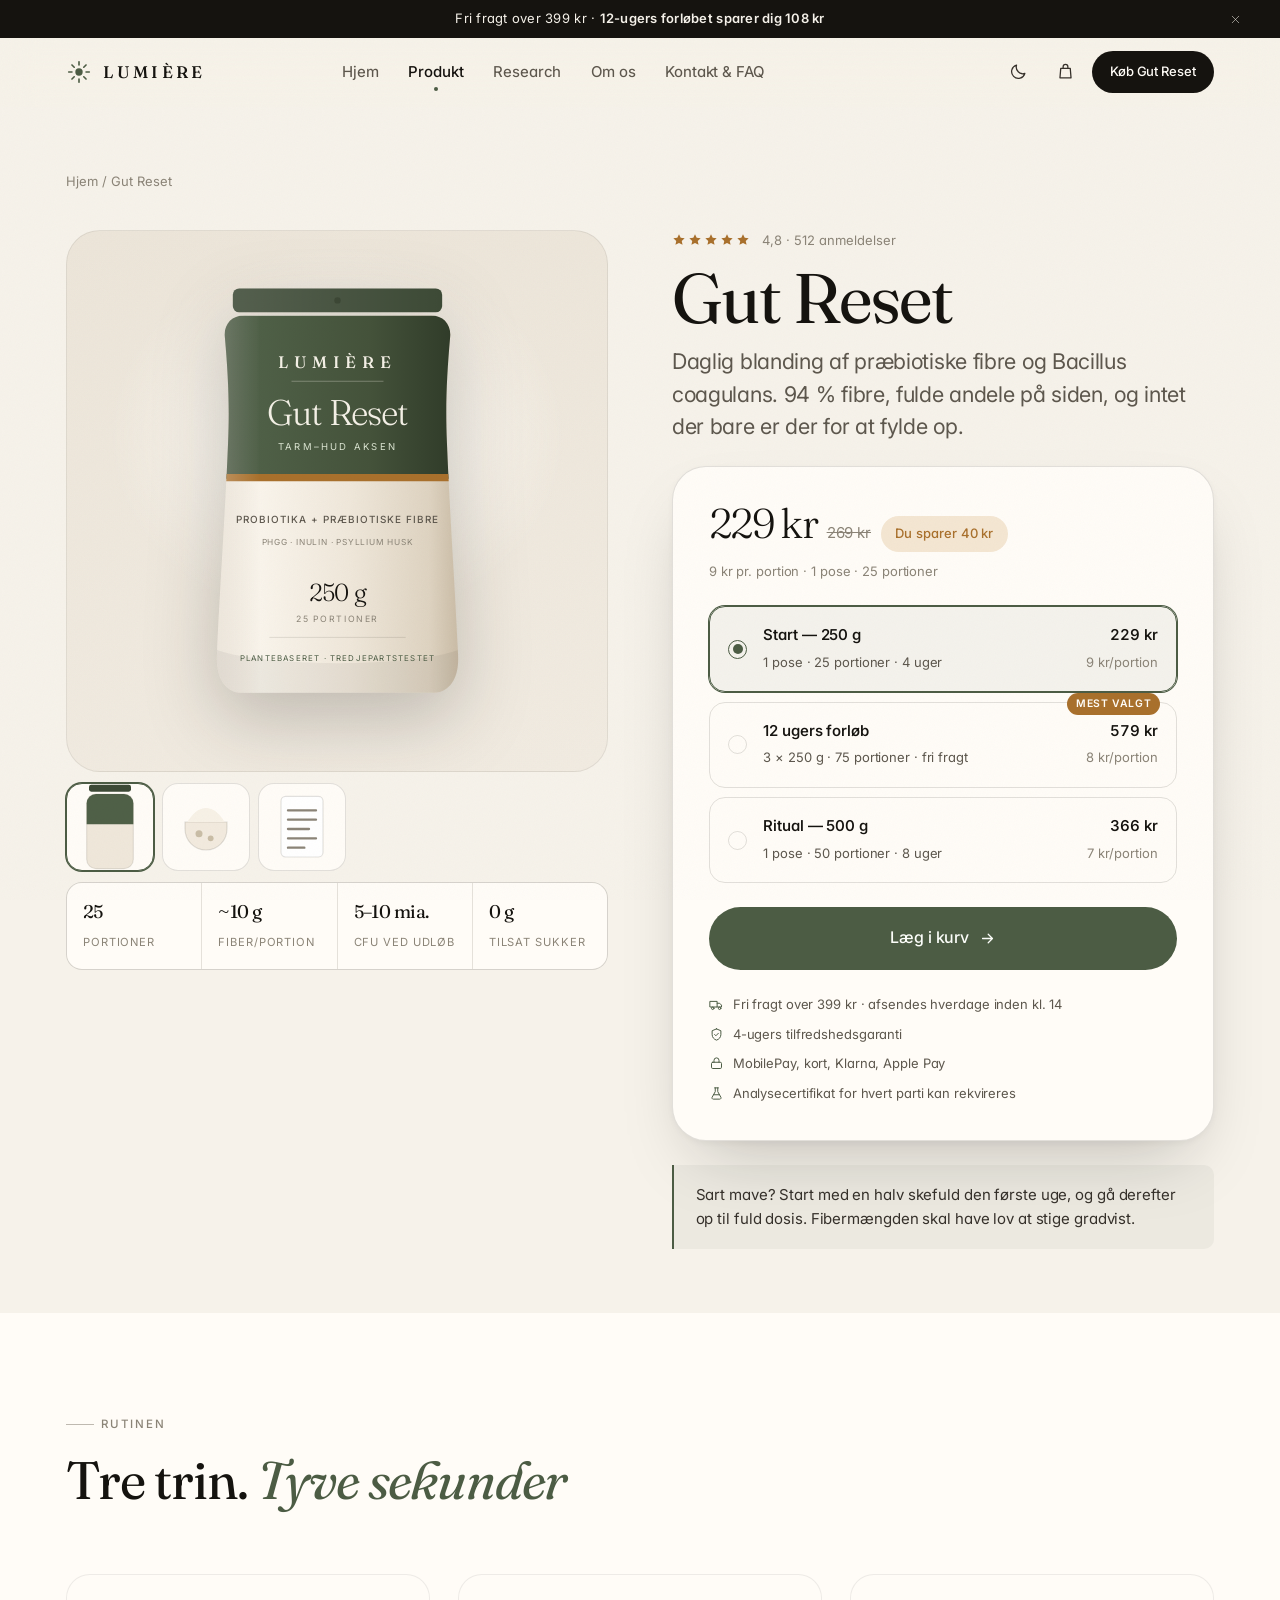
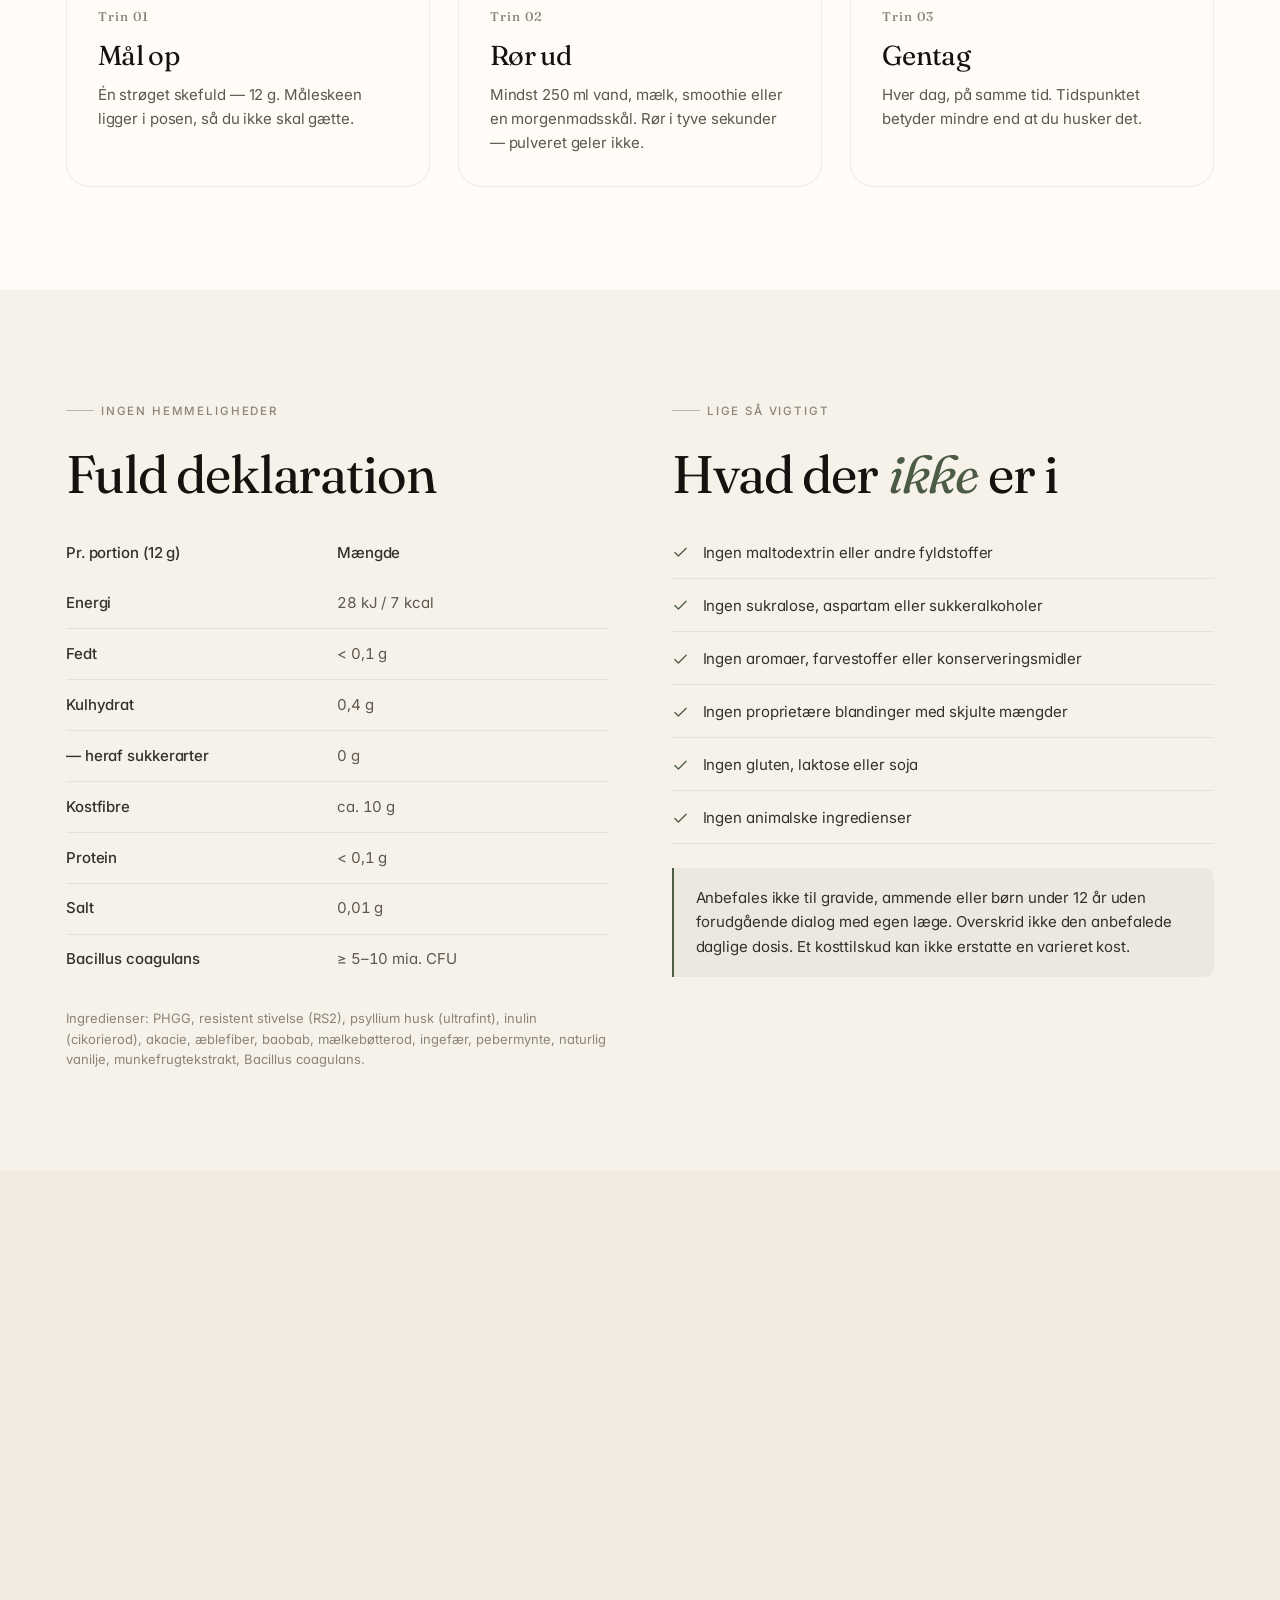
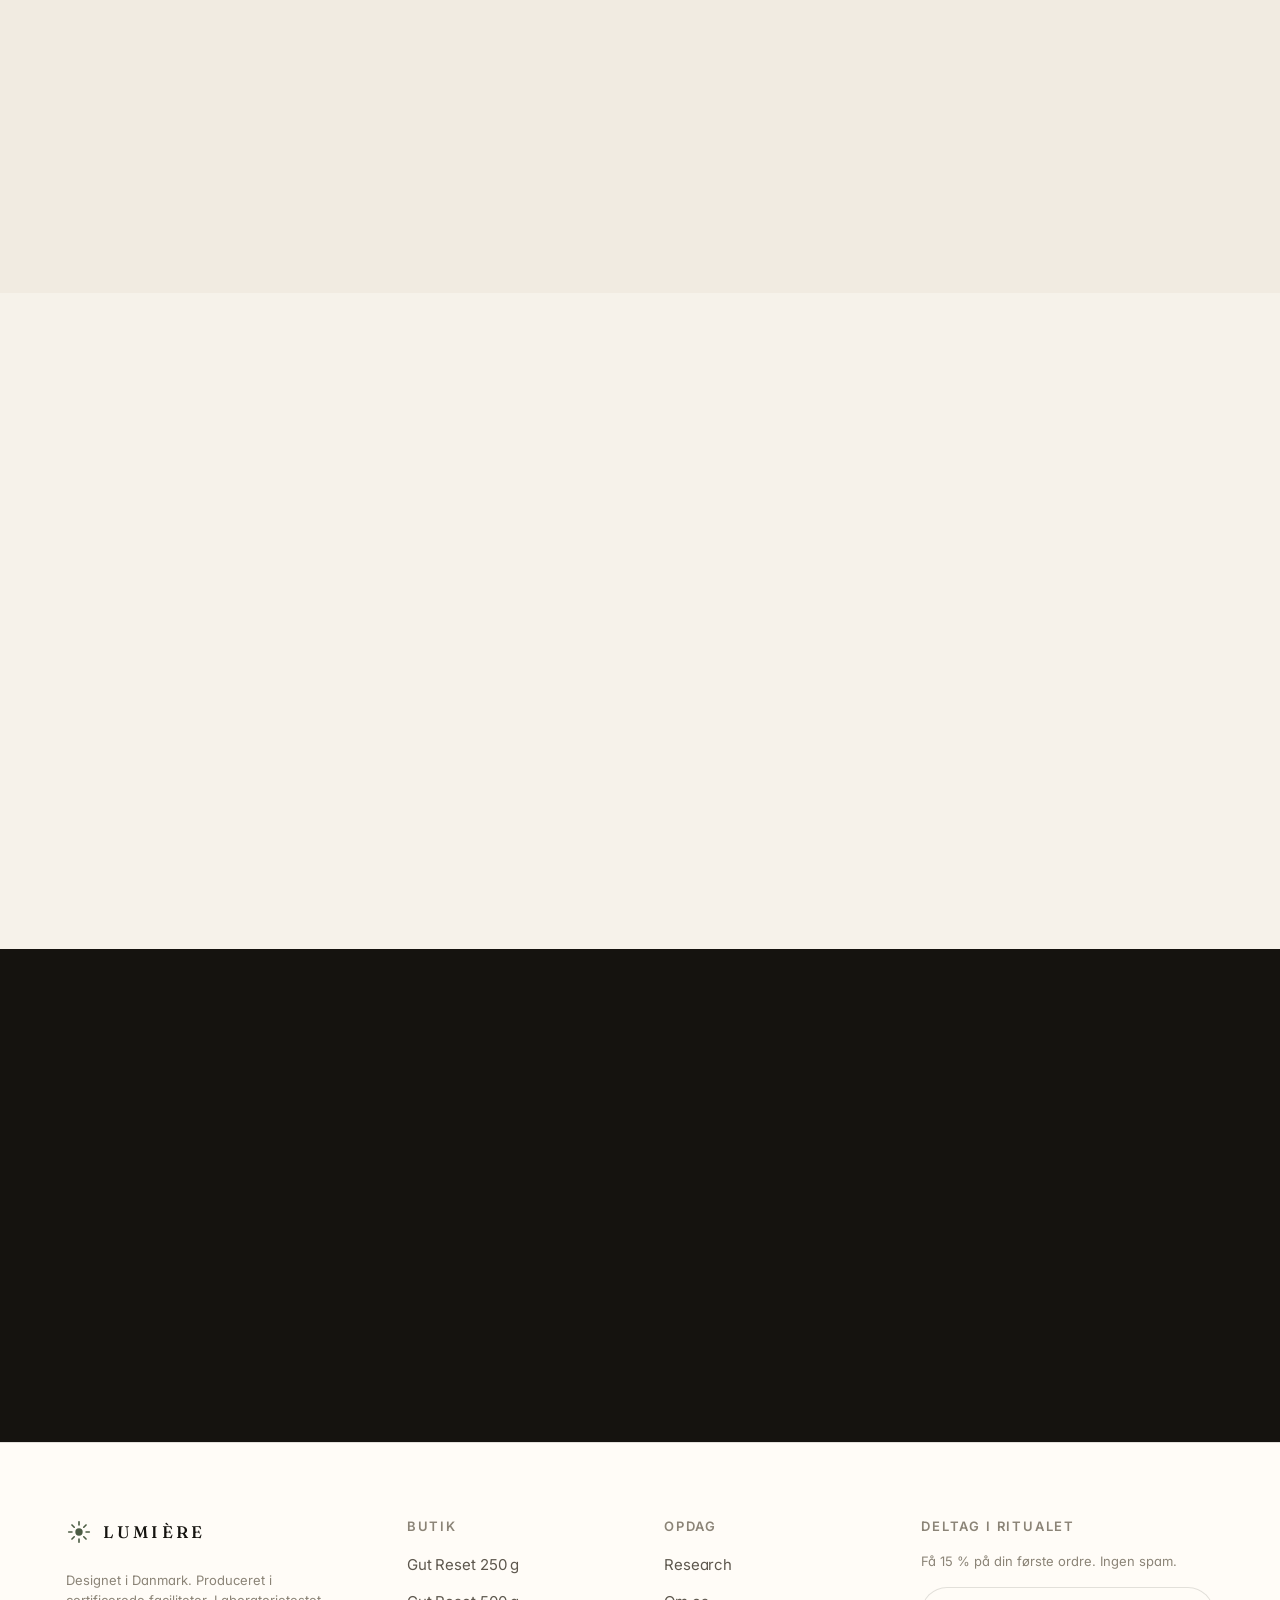
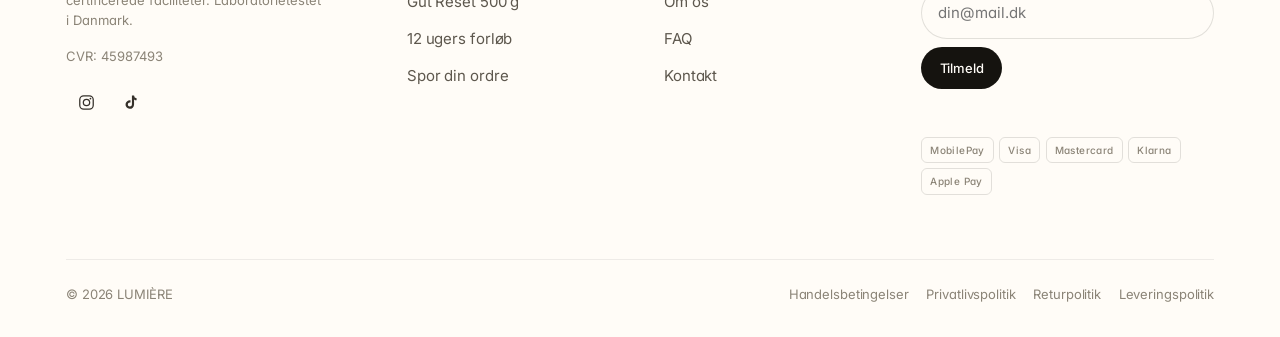
<file: _snapshot/produkt.html>
<!DOCTYPE html>
<html lang="da" data-theme="light">
<head>
<meta charset="utf-8">
<meta name="viewport" content="width=device-width, initial-scale=1">
<title>Gut Reset &mdash; probiotika &amp; pr&aelig;biotiske fibre | LUMI&Egrave;RE</title>
<meta name="description" content="Gut Reset: PHGG, RS2, inulin, psyllium og Bacillus coagulans. Fuld deklaration, tredjepartstestet, 25 eller 50 portioner. Fra 229 kr.">
<meta name="theme-color" content="#f6f2ea">
<link rel="canonical" href="https://www.thelumierelab.com/da/produkt">
<link rel="icon" href="assets/img/favicon.svg" type="image/svg+xml">
<link rel="manifest" href="manifest.webmanifest">

<meta property="og:type" content="product">
<meta property="og:locale" content="da_DK">
<meta property="og:title" content="Gut Reset &mdash; LUMI&Egrave;RE">
<meta property="og:description" content="94 % fibre. Bacillus coagulans. Fulde andele p&aring; siden. &Eacute;t scoop dagligt.">
<meta property="og:image" content="assets/img/og.svg">
<meta name="twitter:card" content="summary_large_image">

<link rel="preconnect" href="https://fonts.googleapis.com">
<link rel="preconnect" href="https://fonts.gstatic.com" crossorigin>
<link rel="stylesheet" href="https://fonts.googleapis.com/css2?family=Fraunces:ital,opsz,wght@0,9..144,300..600;1,9..144,300..600&family=Inter:wght@400..600&display=swap">
<link rel="stylesheet" href="assets/css/main.css">

<script>
  try {
    var t = JSON.parse(localStorage.getItem('lum.theme'));
    if (!t) t = matchMedia('(prefers-color-scheme: dark)').matches ? 'dark' : 'light';
    document.documentElement.setAttribute('data-theme', t);
  } catch (e) {}
</script>

<script type="application/ld+json">
{
  "@context": "https://schema.org",
  "@type": "BreadcrumbList",
  "itemListElement": [
    { "@type": "ListItem", "position": 1, "name": "Hjem", "item": "https://www.thelumierelab.com/da" },
    { "@type": "ListItem", "position": 2, "name": "Gut Reset", "item": "https://www.thelumierelab.com/da/produkt" }
  ]
}
</script>
</head>

<body>
<a class="skip-link" href="#main">Spring til indhold</a>

<svg width="0" height="0" style="position:absolute" aria-hidden="true" focusable="false">
  <defs>
    <symbol id="i-check" viewBox="0 0 24 24" fill="none" stroke="currentColor" stroke-width="1.8" stroke-linecap="round" stroke-linejoin="round"><path d="M20 6 9 17l-5-5"/></symbol>
    <symbol id="i-arrow" viewBox="0 0 24 24" fill="none" stroke="currentColor" stroke-width="1.8" stroke-linecap="round" stroke-linejoin="round"><path d="M5 12h14M13 6l6 6-6 6"/></symbol>
    <symbol id="i-arrow-l" viewBox="0 0 24 24" fill="none" stroke="currentColor" stroke-width="1.8" stroke-linecap="round" stroke-linejoin="round"><path d="M19 12H5M11 6l-6 6 6 6"/></symbol>
    <symbol id="i-bag" viewBox="0 0 24 24" fill="none" stroke="currentColor" stroke-width="1.6" stroke-linecap="round" stroke-linejoin="round"><path d="M6 8h12l1 12H5L6 8Z"/><path d="M9 8V6a3 3 0 0 1 6 0v2"/></symbol>
    <symbol id="i-sun" viewBox="0 0 24 24" fill="none" stroke="currentColor" stroke-width="1.6" stroke-linecap="round"><circle cx="12" cy="12" r="4"/><path d="M12 3v2M12 19v2M3 12h2M19 12h2M5.6 5.6 7 7M17 17l1.4 1.4M18.4 5.6 17 7M7 17l-1.4 1.4"/></symbol>
    <symbol id="i-moon" viewBox="0 0 24 24" fill="none" stroke="currentColor" stroke-width="1.6" stroke-linecap="round" stroke-linejoin="round"><path d="M20 14.5A8.5 8.5 0 0 1 9.5 4a8.5 8.5 0 1 0 10.5 10.5Z"/></symbol>
    <symbol id="i-close" viewBox="0 0 24 24" fill="none" stroke="currentColor" stroke-width="1.7" stroke-linecap="round"><path d="M6 6l12 12M18 6 6 18"/></symbol>
    <symbol id="i-flask" viewBox="0 0 24 24" fill="none" stroke="currentColor" stroke-width="1.6" stroke-linecap="round" stroke-linejoin="round"><path d="M9 3h6M10 3v6L5 18a2 2 0 0 0 1.8 3h10.4A2 2 0 0 0 19 18l-5-9V3"/><path d="M7.5 14h9"/></symbol>
    <symbol id="i-shield" viewBox="0 0 24 24" fill="none" stroke="currentColor" stroke-width="1.6" stroke-linecap="round" stroke-linejoin="round"><path d="M12 3l7 3v6c0 4.5-3 7.7-7 9-4-1.3-7-4.5-7-9V6l7-3Z"/><path d="M9 12l2 2 4-4"/></symbol>
    <symbol id="i-leaf" viewBox="0 0 24 24" fill="none" stroke="currentColor" stroke-width="1.6" stroke-linecap="round" stroke-linejoin="round"><path d="M4 20c0-8 5-13 16-14 0 11-5 15-11 15-2.5 0-5-.4-5-1Z"/><path d="M9 15c2-3 4.5-5 8-6"/></symbol>
    <symbol id="i-globe" viewBox="0 0 24 24" fill="none" stroke="currentColor" stroke-width="1.6" stroke-linecap="round"><circle cx="12" cy="12" r="9"/><path d="M3 12h18M12 3c2.5 2.6 3.8 5.6 3.8 9S14.5 18.4 12 21c-2.5-2.6-3.8-5.6-3.8-9S9.5 5.6 12 3Z"/></symbol>
    <symbol id="i-truck" viewBox="0 0 24 24" fill="none" stroke="currentColor" stroke-width="1.6" stroke-linecap="round" stroke-linejoin="round"><path d="M2 7h11v9H2zM13 10h4l3 3v3h-7"/><circle cx="6" cy="18" r="2"/><circle cx="17" cy="18" r="2"/></symbol>
    <symbol id="i-lock" viewBox="0 0 24 24" fill="none" stroke="currentColor" stroke-width="1.6" stroke-linecap="round"><rect x="4" y="10" width="16" height="10" rx="2"/><path d="M8 10V7a4 4 0 0 1 8 0v3"/></symbol>
    <symbol id="i-clock" viewBox="0 0 24 24" fill="none" stroke="currentColor" stroke-width="1.6" stroke-linecap="round"><circle cx="12" cy="12" r="9"/><path d="M12 7v5l3.5 2"/></symbol>
    <symbol id="i-spark" viewBox="0 0 24 24" fill="none" stroke="currentColor" stroke-width="1.5" stroke-linecap="round" stroke-linejoin="round"><path d="M12 3l1.9 5.3L19 10l-5.1 1.7L12 17l-1.9-5.3L5 10l5.1-1.7L12 3Z"/></symbol>
    <symbol id="i-star" viewBox="0 0 24 24" fill="currentColor"><path d="m12 2 2.9 6.2 6.8.8-5 4.6 1.4 6.7L12 17l-6.1 3.3L7.3 13.6l-5-4.6 6.8-.8L12 2Z"/></symbol>
    <symbol id="i-ig" viewBox="0 0 24 24" fill="none" stroke="currentColor" stroke-width="1.6"><rect x="3.5" y="3.5" width="17" height="17" rx="5"/><circle cx="12" cy="12" r="4"/><circle cx="17" cy="7" r="1.1" fill="currentColor" stroke="none"/></symbol>
    <symbol id="i-tt" viewBox="0 0 24 24" fill="currentColor"><path d="M16.5 3h-2.7v11.6a2.6 2.6 0 1 1-2.6-2.6c.3 0 .5 0 .8.1V9.3a5.4 5.4 0 1 0 4.5 5.3V8.2a5 5 0 0 0 3.2 1.1V6.6a3.6 3.6 0 0 1-3.2-3.6Z"/></symbol>
  </defs>
</svg>

<div class="announce" data-announce>
  <div class="announce__inner">
    <span>Fri fragt over 399 kr &middot; <b>12-ugers forl&oslash;bet sparer dig 108 kr</b></span>
    <button class="announce__close" type="button" data-announce-close aria-label="Luk besked">
      <svg width="13" height="13" aria-hidden="true"><use href="#i-close"/></svg>
    </button>
  </div>
</div>

<header class="header">
  <div class="header__inner">
    <a class="brand" href="index.html" aria-label="LUMIERE, til forsiden">
      <svg class="brand__mark" viewBox="0 0 24 24" fill="none" stroke="currentColor" stroke-width="1.5" stroke-linecap="round" aria-hidden="true">
        <circle cx="12" cy="12" r="3.4" fill="currentColor" stroke="none"/>
        <path d="M12 2.5v3M12 18.5v3M2.5 12h3M18.5 12h3M5.5 5.5l2.1 2.1M16.4 16.4l2.1 2.1M18.5 5.5l-2.1 2.1M7.6 16.4l-2.1 2.1"/>
      </svg>
      <span class="brand__word">Lumi&egrave;re</span>
    </a>
    <nav class="nav" aria-label="Hovedmenu">
      <ul class="nav__list">
        <li><a class="nav__link" data-nav-link href="index.html">Hjem</a></li>
        <li><a class="nav__link" data-nav-link href="produkt.html">Produkt</a></li>
        <li><a class="nav__link" data-nav-link href="research.html">Research</a></li>
        <li><a class="nav__link" data-nav-link href="om-os.html">Om os</a></li>
        <li><a class="nav__link" data-nav-link href="kontakt.html">Kontakt &amp; FAQ</a></li>
      </ul>
    </nav>
    <div class="header__actions">
      <button class="icon-btn theme-toggle" type="button" aria-pressed="false" aria-label="Skift tema">
        <svg aria-hidden="true"><use href="#i-moon"/></svg>
        <svg aria-hidden="true"><use href="#i-sun"/></svg>
      </button>
      <button class="icon-btn" type="button" data-cart-trigger aria-label="Kurv">
        <svg aria-hidden="true"><use href="#i-bag"/></svg>
        <span class="icon-btn__count" data-cart-count aria-hidden="true">0</span>
      </button>
      <a class="btn btn--sm header__cta" href="#koeb">K&oslash;b Gut Reset</a>
      <button class="icon-btn nav-toggle" type="button" data-menu-toggle aria-expanded="false" aria-controls="mobile-menu" aria-label="Menu">
        <span class="nav-toggle__box" aria-hidden="true"><i></i><i></i><i></i></span>
      </button>
    </div>
  </div>
  <div class="progress" aria-hidden="true"></div>
</header>

<div class="mobile-menu" id="mobile-menu" data-menu aria-hidden="true">
  <div class="mobile-menu__top">
    <span class="brand__word">Lumi&egrave;re</span>
    <button class="icon-btn" type="button" data-menu-toggle aria-label="Luk menu">
      <svg aria-hidden="true"><use href="#i-close"/></svg>
    </button>
  </div>
  <nav aria-label="Mobilmenu">
    <ul class="mobile-menu__list">
      <li><a class="mobile-menu__link" style="--i:0" href="index.html"><span>01</span>Hjem</a></li>
      <li><a class="mobile-menu__link" style="--i:1" href="produkt.html"><span>02</span>Produkt</a></li>
      <li><a class="mobile-menu__link" style="--i:2" href="research.html"><span>03</span>Research</a></li>
      <li><a class="mobile-menu__link" style="--i:3" href="om-os.html"><span>04</span>Om os</a></li>
      <li><a class="mobile-menu__link" style="--i:4" href="kontakt.html"><span>05</span>Kontakt &amp; FAQ</a></li>
    </ul>
  </nav>
  <a class="btn btn--sage btn--full btn--lg" href="#koeb">L&aelig;g i kurv</a>
</div>

<main id="main">

  <!-- ================= Produkt ================= -->
  <section class="section section--tight" id="koeb" aria-labelledby="p-h">
    <div class="wrap">
      <nav class="fine" aria-label="Br&oslash;dkrumme" style="margin-bottom:clamp(1.5rem,3vw,2.5rem)">
        <a href="index.html">Hjem</a> <span aria-hidden="true">/</span> <span>Gut Reset</span>
      </nav>

      <div class="split split--sticky" style="align-items:start">

        <!-- Galleri: radioknapper + :has(), fungerer helt uden JS -->
        <div class="gallery">
          <input type="radio" name="gal" id="gv1" checked>
          <input type="radio" name="gal" id="gv2">
          <input type="radio" name="gal" id="gv3">

          <div class="gallery__stage">
            <div class="gallery__slide" data-slide="1">
              <svg viewBox="0 0 420 560" style="width:auto;height:100%;filter:drop-shadow(0 26px 36px rgba(21,19,15,.22))" role="img" aria-label="Gut Reset pose, forside">
                <defs>
                  <linearGradient id="pb" x1="0" y1="0" x2="1" y2="0">
                    <stop offset="0" stop-color="#e7ded0"/><stop offset=".18" stop-color="#f9f4eb"/>
                    <stop offset=".55" stop-color="#efe7da"/><stop offset=".88" stop-color="#ded3c1"/>
                    <stop offset="1" stop-color="#cabca6"/>
                  </linearGradient>
                  <linearGradient id="pc" x1="0" y1="0" x2="1" y2="0">
                    <stop offset="0" stop-color="#38452f"/><stop offset=".2" stop-color="#4f6047"/>
                    <stop offset=".62" stop-color="#44523a"/><stop offset="1" stop-color="#2b3625"/>
                  </linearGradient>
                  <linearGradient id="ps" x1="0" y1="0" x2="1" y2="0">
                    <stop offset="0" stop-color="#fff" stop-opacity=".6"/><stop offset="1" stop-color="#fff" stop-opacity="0"/>
                  </linearGradient>
                  <clipPath id="pclip">
                    <path d="M92 46h236c16 0 26 12 24 28-4 46-6 84-4 132 4 98 10 178 14 266 2 28-8 48-30 50H88c-22-2-32-22-30-50 4-88 10-168 14-266 2-48 0-86-4-132-2-16 8-28 24-28Z"/>
                  </clipPath>
                </defs>
                <rect x="78" y="12" width="264" height="30" rx="8" fill="#3d4a36"/>
                <rect x="78" y="12" width="264" height="30" rx="8" fill="url(#ps)" opacity=".2"/>
                <circle cx="210" cy="27" r="4" fill="#2a3324" opacity=".4"/>
                <path d="M92 46h236c16 0 26 12 24 28-4 46-6 84-4 132 4 98 10 178 14 266 2 28-8 48-30 50H88c-22-2-32-22-30-50 4-88 10-168 14-266 2-48 0-86-4-132-2-16 8-28 24-28Z" fill="url(#pb)"/>
                <g clip-path="url(#pclip)">
                  <path d="M40 40h340v212H40z" fill="url(#pc)"/>
                  <path d="M40 246h340v9H40z" fill="#a9702c"/>
                  <rect x="58" y="40" width="54" height="520" fill="url(#ps)" opacity=".45"/>
                  <path d="M58 468c62 22 244 22 304 0v96H58z" fill="#000" opacity=".05"/>
                </g>
                <g text-anchor="middle" font-family="Fraunces, Georgia, serif" fill="#f4f0e6">
                  <text x="210" y="112" font-size="21" letter-spacing="7.5" font-weight="500">LUMI&#200;RE</text>
                  <path d="M152 129h116" stroke="#f4f0e6" stroke-opacity=".38"/>
                  <text x="210" y="184" font-size="45" font-weight="300" letter-spacing="-1.4">Gut Reset</text>
                </g>
                <text x="210" y="216" text-anchor="middle" font-family="Inter, Helvetica, sans-serif" font-size="12" letter-spacing="2.8" fill="#dbe4d1">TARM&#8211;HUD AKSEN</text>
                <g text-anchor="middle" font-family="Inter, Helvetica, sans-serif" fill="#5d574d">
                  <text x="210" y="308" font-size="12.5" letter-spacing="1.3" font-weight="500">PROBIOTIKA + PR&#198;BIOTISKE FIBRE</text>
                  <text x="210" y="336" font-size="10.5" letter-spacing="1" fill="#8b8477">PHGG &#183; INULIN &#183; PSYLLIUM HUSK</text>
                </g>
                <g text-anchor="middle">
                  <text x="210" y="406" font-family="Fraunces, Georgia, serif" font-size="31" font-weight="300" fill="#15130f" letter-spacing="-0.8">250 g</text>
                  <text x="210" y="432" font-family="Inter, Helvetica, sans-serif" font-size="11" letter-spacing="2" fill="#8b8477">25 PORTIONER</text>
                </g>
                <path d="M124 452h172" stroke="#15130f" stroke-opacity=".14"/>
                <text x="210" y="482" text-anchor="middle" font-family="Inter, Helvetica, sans-serif" font-size="10" letter-spacing="1.5" fill="#4c5c44">PLANTEBASERET &#183; TREDJEPARTSTESTET</text>
              </svg>
            </div>

            <div class="gallery__slide" data-slide="2">
              <svg viewBox="0 0 400 400" style="width:100%;height:auto" role="img" aria-label="N&#230;rbillede af pulverets tekstur i en m&#229;leske">
                <defs>
                  <radialGradient id="scoopG" cx=".4" cy=".3" r=".8">
                    <stop offset="0" stop-color="#fdfaf4"/><stop offset="1" stop-color="#ded3c1"/>
                  </radialGradient>
                  <clipPath id="scoopClip"><path d="M110 176h180v22a90 90 0 0 1-180 0Z"/></clipPath>
                </defs>
                <ellipse cx="200" cy="330" rx="130" ry="18" fill="#15130f" opacity=".07"/>
                <path d="M290 176c22-46 44-72 74-84" fill="none" stroke="#15130f" stroke-opacity=".18" stroke-width="10" stroke-linecap="round"/>
                <path d="M110 176h180v22a90 90 0 0 1-180 0Z" fill="url(#scoopG)" stroke="#15130f" stroke-opacity=".12"/>
                <g clip-path="url(#scoopClip)" fill="#c9bda6" opacity=".7">
                  <circle cx="150" cy="215" r="7"/><circle cx="176" cy="232" r="5"/><circle cx="205" cy="212" r="9"/>
                  <circle cx="232" cy="235" r="6"/><circle cx="255" cy="210" r="7"/><circle cx="196" cy="252" r="6"/>
                  <circle cx="222" cy="266" r="4"/><circle cx="168" cy="262" r="4"/><circle cx="245" cy="252" r="5"/>
                </g>
                <path d="M118 176c26-30 52-44 82-44s56 14 82 44Z" fill="#f4ece0" stroke="#15130f" stroke-opacity=".08"/>
                <g fill="#c9bda6" opacity=".55">
                  <circle cx="170" cy="158" r="4"/><circle cx="200" cy="146" r="5"/><circle cx="230" cy="158" r="4"/>
                  <circle cx="150" cy="168" r="3"/><circle cx="250" cy="168" r="3"/>
                </g>
                <path d="M110 176h180" stroke="#15130f" stroke-opacity=".18" stroke-width="2"/>
                <text x="200" y="372" text-anchor="middle" font-family="Inter, Helvetica, sans-serif" font-size="11" letter-spacing="1.8" fill="#8b8477">12 G PR. PORTION &#183; FINT PULVER, GELER IKKE</text>
              </svg>
            </div>

            <div class="gallery__slide" data-slide="3">
              <div style="width:100%;max-width:22rem;background:var(--paper);border:1px solid var(--line);border-radius:var(--r-md);padding:1.35rem;box-shadow:var(--shadow-md)">
                <p class="eyebrow eyebrow--bare" style="margin-bottom:.75rem">Deklaration pr. portion</p>
                <table class="spec">
                  <tbody>
                    <tr><th scope="row">PHGG</th><td>24 %</td></tr>
                    <tr><th scope="row">RS2</th><td>24 %</td></tr>
                    <tr><th scope="row">Psyllium, ultrafint</th><td>16 %</td></tr>
                    <tr><th scope="row">Inulin</th><td>12 %</td></tr>
                    <tr><th scope="row">B. coagulans</th><td>&ge; 5&ndash;10 mia. CFU</td></tr>
                  </tbody>
                </table>
                <p class="fine" style="margin-top:.9rem">Ingen fyldstoffer, aromaer eller farvestoffer.</p>
              </div>
            </div>
          </div>

          <div class="gallery__thumbs">
            <label class="gallery__thumb" for="gv1">
              <svg viewBox="0 0 60 80" aria-hidden="true"><rect x="12" y="4" width="36" height="6" rx="2" fill="#3d4a36"/><rect x="10" y="12" width="40" height="64" rx="8" fill="#efe7da" stroke="#15130f" stroke-opacity=".1"/><path d="M10 20a8 8 0 0 1 8-8h24a8 8 0 0 1 8 8v18H10z" fill="#4f6047"/></svg>
              <span class="sr-only">Vis posen forfra</span>
            </label>
            <label class="gallery__thumb" for="gv2">
              <svg viewBox="0 0 60 80" aria-hidden="true"><path d="M12 36h36v6a18 18 0 0 1-36 0Z" fill="#f2eade" stroke="#15130f" stroke-opacity=".12"/><path d="M14 36c5-8 10-12 16-12s11 4 16 12Z" fill="#f7f1e6"/><circle cx="24" cy="46" r="3" fill="#c9bda6"/><circle cx="34" cy="50" r="2.5" fill="#c9bda6"/></svg>
              <span class="sr-only">Vis pulverets tekstur</span>
            </label>
            <label class="gallery__thumb" for="gv3">
              <svg viewBox="0 0 60 80" aria-hidden="true"><rect x="12" y="14" width="36" height="52" rx="4" fill="#fff" stroke="#15130f" stroke-opacity=".12"/><g stroke="#8b8477" stroke-width="2" stroke-linecap="round"><path d="M18 26h24M18 34h24M18 42h18M18 50h24M18 58h14"/></g></svg>
              <span class="sr-only">Vis deklarationen</span>
            </label>
          </div>

          <div class="facts">
            <div><b>25</b><span>Portioner</span></div>
            <div><b>~10 g</b><span>Fiber/portion</span></div>
            <div><b>5&ndash;10 mia.</b><span>CFU ved udl&oslash;b</span></div>
            <div><b>0 g</b><span>Tilsat sukker</span></div>
          </div>
        </div>

        <!-- K&oslash;bspanel -->
        <div class="stack-5" data-sticky-after>
          <div class="stack-3">
            <div class="row">
              <div class="stars" aria-label="4,8 ud af 5 stjerner">
                <svg><use href="#i-star"/></svg><svg><use href="#i-star"/></svg><svg><use href="#i-star"/></svg><svg><use href="#i-star"/></svg><svg><use href="#i-star"/></svg>
              </div>
              <span class="fine">4,8 &middot; 512 anmeldelser</span>
            </div>
            <h1 id="p-h">Gut Reset</h1>
            <p class="lead">
              Daglig blanding af pr&aelig;biotiske fibre og Bacillus coagulans. 94 % fibre,
              fulde andele p&aring; siden, og intet der bare er der for at fylde op.
            </p>
          </div>

          <div class="buy">
            <div class="buy__price">
              <span class="buy__now" data-price-now>229 kr</span>
              <span class="buy__was" data-price-was>269 kr</span>
              <span class="pill pill--amber" data-price-save>Du sparer 40 kr</span>
              <span class="buy__per" data-price-per>9 kr pr. portion &middot; 1 pose &middot; 25 portioner</span>
            </div>

            <fieldset class="options" style="border:0;padding:0;margin:0" id="pakker">
              <legend class="sr-only">V&aelig;lg st&oslash;rrelse</legend>
              <label class="option">
                <input type="radio" name="variant" value="starter" checked>
                <span class="option__dot" aria-hidden="true"></span>
                <span class="option__body"><b>Start &mdash; 250 g</b><span>1 pose &middot; 25 portioner &middot; 4 uger</span></span>
                <span class="option__price"><b>229 kr</b><span>9 kr/portion</span></span>
              </label>
              <label class="option">
                <input type="radio" name="variant" value="transform">
                <span class="option__flag">Mest valgt</span>
                <span class="option__dot" aria-hidden="true"></span>
                <span class="option__body"><b>12 ugers forl&oslash;b</b><span>3 &times; 250 g &middot; 75 portioner &middot; fri fragt</span></span>
                <span class="option__price"><b>579 kr</b><span>8 kr/portion</span></span>
              </label>
              <label class="option">
                <input type="radio" name="variant" value="ritual">
                <span class="option__dot" aria-hidden="true"></span>
                <span class="option__body"><b>Ritual &mdash; 500 g</b><span>1 pose &middot; 50 portioner &middot; 8 uger</span></span>
                <span class="option__price"><b>366 kr</b><span>7 kr/portion</span></span>
              </label>
            </fieldset>

            <button class="btn btn--sage btn--lg btn--full" type="button" data-add="selected">
              L&aelig;g i kurv
              <svg width="17" height="17" aria-hidden="true"><use href="#i-arrow"/></svg>
            </button>

            <ul class="buy__meta">
              <li><svg aria-hidden="true"><use href="#i-truck"/></svg>Fri fragt over 399 kr &middot; afsendes hverdage inden kl. 14</li>
              <li><svg aria-hidden="true"><use href="#i-shield"/></svg>4-ugers tilfredshedsgaranti</li>
              <li><svg aria-hidden="true"><use href="#i-lock"/></svg>MobilePay, kort, Klarna, Apple Pay</li>
              <li><svg aria-hidden="true"><use href="#i-flask"/></svg>Analysecertifikat for hvert parti kan rekvireres</li>
            </ul>
          </div>

          <div class="note">
            Sart mave? Start med en halv skefuld den f&oslash;rste uge, og g&aring; derefter op til fuld
            dosis. Fiberm&aelig;ngden skal have lov at stige gradvist.
          </div>
        </div>
      </div>
    </div>
  </section>

  <!-- ================= S&aring;dan bruger du den ================= -->
  <section class="section section--paper defer-paint" aria-labelledby="how-h">
    <div class="wrap">
      <div class="section-head">
        <span class="eyebrow">Rutinen</span>
        <h2 id="how-h">Tre trin. <em>Tyve sekunder</em></h2>
      </div>

      <div class="grid grid--3" data-reveal-group>
        <article class="card card--lift" data-reveal>
          <span class="card__index">Trin 01</span>
          <h3>M&aring;l op</h3>
          <p>&Eacute;n str&oslash;get skefuld &mdash; 12 g. M&aring;leskeen ligger i posen, s&aring; du ikke skal g&aelig;tte.</p>
        </article>
        <article class="card card--lift" data-reveal>
          <span class="card__index">Trin 02</span>
          <h3>R&oslash;r ud</h3>
          <p>Mindst 250 ml vand, m&aelig;lk, smoothie eller en morgenmadssk&aring;l. R&oslash;r i tyve sekunder &mdash; pulveret geler ikke.</p>
        </article>
        <article class="card card--lift" data-reveal>
          <span class="card__index">Trin 03</span>
          <h3>Gentag</h3>
          <p>Hver dag, p&aring; samme tid. Tidspunktet betyder mindre end at du husker det.</p>
        </article>
      </div>
    </div>
  </section>

  <!-- ================= Fuld deklaration ================= -->
  <section class="section defer-paint" aria-labelledby="decl-h">
    <div class="wrap split" style="align-items:start">
      <div class="stack-5">
        <span class="eyebrow">Ingen hemmeligheder</span>
        <h2 id="decl-h">Fuld deklaration</h2>
        <table class="spec">
          <caption class="sr-only">N&aelig;ringsindhold pr. portion p&aring; 12 g</caption>
          <thead>
            <tr><th scope="col">Pr. portion (12 g)</th><th scope="col">M&aelig;ngde</th></tr>
          </thead>
          <tbody>
            <tr><th scope="row">Energi</th><td>28 kJ / 7 kcal</td></tr>
            <tr><th scope="row">Fedt</th><td>&lt; 0,1 g</td></tr>
            <tr><th scope="row">Kulhydrat</th><td>0,4 g</td></tr>
            <tr><th scope="row">&mdash; heraf sukkerarter</th><td>0 g</td></tr>
            <tr><th scope="row">Kostfibre</th><td>ca. 10 g</td></tr>
            <tr><th scope="row">Protein</th><td>&lt; 0,1 g</td></tr>
            <tr><th scope="row">Salt</th><td>0,01 g</td></tr>
            <tr><th scope="row">Bacillus coagulans</th><td>&ge; 5&ndash;10 mia. CFU</td></tr>
          </tbody>
        </table>
        <p class="fine">
          Ingredienser: PHGG, resistent stivelse (RS2), psyllium husk (ultrafint),
          inulin (cikorierod), akacie, &aelig;blefiber, baobab, m&aelig;lkeb&oslash;tterod, ingef&aelig;r,
          pebermynte, naturlig vanilje, munkefrugtekstrakt, Bacillus coagulans.
        </p>
      </div>

      <div class="stack-5">
        <span class="eyebrow">Lige s&aring; vigtigt</span>
        <h2>Hvad der <em>ikke</em> er i</h2>
        <ul class="checklist" style="grid-template-columns:1fr">
          <li><svg aria-hidden="true"><use href="#i-check"/></svg>Ingen maltodextrin eller andre fyldstoffer</li>
          <li><svg aria-hidden="true"><use href="#i-check"/></svg>Ingen sukralose, aspartam eller sukkeralkoholer</li>
          <li><svg aria-hidden="true"><use href="#i-check"/></svg>Ingen aromaer, farvestoffer eller konserveringsmidler</li>
          <li><svg aria-hidden="true"><use href="#i-check"/></svg>Ingen propriet&aelig;re blandinger med skjulte m&aelig;ngder</li>
          <li><svg aria-hidden="true"><use href="#i-check"/></svg>Ingen gluten, laktose eller soja</li>
          <li><svg aria-hidden="true"><use href="#i-check"/></svg>Ingen animalske ingredienser</li>
        </ul>
        <div class="note">
          Anbefales ikke til gravide, ammende eller b&oslash;rn under 12 &aring;r uden forudg&aring;ende dialog
          med egen l&aelig;ge. Overskrid ikke den anbefalede daglige dosis. Et kosttilskud kan ikke
          erstatte en varieret kost.
        </div>
      </div>
    </div>
  </section>

  <!-- ================= Anmeldelser ================= -->
  <section class="section section--sunk defer-paint" aria-labelledby="prev-h">
    <div class="wrap">
      <div class="section-head" style="display:flex;justify-content:space-between;align-items:flex-end;flex-wrap:wrap;gap:1rem;max-width:none">
        <div>
          <span class="eyebrow">512 anmeldelser</span>
          <h2 id="prev-h">Hvad kunderne <em>faktisk</em> siger</h2>
        </div>
        <div class="rail-nav">
          <button class="icon-btn" type="button" data-rail-prev="pr" aria-label="Forrige anmeldelse">
            <svg aria-hidden="true"><use href="#i-arrow-l"/></svg>
          </button>
          <button class="icon-btn" type="button" data-rail-next="pr" aria-label="N&aelig;ste anmeldelse">
            <svg aria-hidden="true"><use href="#i-arrow"/></svg>
          </button>
        </div>
      </div>
      <div class="rail" data-rail="pr">
        <article class="quote">
          <div class="stars" aria-label="5 ud af 5"><svg><use href="#i-star"/></svg><svg><use href="#i-star"/></svg><svg><use href="#i-star"/></svg><svg><use href="#i-star"/></svg><svg><use href="#i-star"/></svg></div>
          <blockquote>&bdquo;Det er det f&oslash;rste fibertilskud, jeg ikke har opgivet efter to uger. Det klumper ikke, og jeg kan ikke smage det i havregr&oslash;den.&ldquo;</blockquote>
          <div class="quote__who"><i aria-hidden="true">A</i><span><b>Anders</b>Odense &middot; 4 m&aring;neder</span></div>
        </article>
        <article class="quote">
          <div class="stars" aria-label="5 ud af 5"><svg><use href="#i-star"/></svg><svg><use href="#i-star"/></svg><svg><use href="#i-star"/></svg><svg><use href="#i-star"/></svg><svg><use href="#i-star"/></svg></div>
          <blockquote>&bdquo;Jeg satte pris p&aring;, at der stod tydeligt p&aring; siden, at de f&oslash;rste dage kan v&aelig;re urolige. S&aring; vidste jeg, hvad jeg skulle forvente.&ldquo;</blockquote>
          <div class="quote__who"><i aria-hidden="true">L</i><span><b>Line</b>Aalborg &middot; 9 uger</span></div>
        </article>
        <article class="quote">
          <div class="stars" aria-label="4 ud af 5"><svg><use href="#i-star"/></svg><svg><use href="#i-star"/></svg><svg><use href="#i-star"/></svg><svg><use href="#i-star"/></svg></div>
          <blockquote>&bdquo;Prisen er i den h&oslash;je ende, men jeg kan se hele deklarationen, og det er derfor jeg genk&oslash;ber.&ldquo;</blockquote>
          <div class="quote__who"><i aria-hidden="true">K</i><span><b>Kasper</b>Roskilde &middot; 6 m&aring;neder</span></div>
        </article>
      </div>
    </div>
  </section>

  <!-- ================= FAQ kort ================= -->
  <section class="section defer-paint" aria-labelledby="pfaq-h">
    <div class="wrap wrap--mid">
      <div class="section-head">
        <span class="eyebrow">Inden du k&oslash;ber</span>
        <h2 id="pfaq-h">Hurtige svar</h2>
      </div>
      <div class="faq" data-faq data-faq-single>
        <div class="faq__item">
          <h3 style="font-size:inherit;margin:0">
            <button class="faq__q" type="button" aria-expanded="false" aria-controls="pa1">Hvor l&aelig;nge holder &eacute;n pose? <span class="faq__sign" aria-hidden="true"></span></button>
          </h3>
          <div class="faq__a" id="pa1"><div><p>250 g giver 25 portioner, alts&aring; cirka fire uger ved daglig brug. 500 g giver 50 portioner og r&aelig;kker til omkring otte uger.</p></div></div>
        </div>
        <div class="faq__item">
          <h3 style="font-size:inherit;margin:0">
            <button class="faq__q" type="button" aria-expanded="false" aria-controls="pa2">Skal den st&aring; i k&oslash;leskabet? <span class="faq__sign" aria-hidden="true"></span></button>
          </h3>
          <div class="faq__a" id="pa2"><div><p>Nej. Kulturerne er fryset&oslash;rrede og stabile ved stuetemperatur. Luk posen t&aelig;t og hold den v&aelig;k fra direkte sol og fugt.</p></div></div>
        </div>
        <div class="faq__item">
          <h3 style="font-size:inherit;margin:0">
            <button class="faq__q" type="button" aria-expanded="false" aria-controls="pa3">Kan jeg tage den sammen med anden medicin? <span class="faq__sign" aria-hidden="true"></span></button>
          </h3>
          <div class="faq__a" id="pa3"><div><p>Fibre kan p&aring;virke, hvor hurtigt andre stoffer optages. Tag Gut Reset mindst to timer fra din medicin, og tal med din l&aelig;ge, hvis du er i fast behandling.</p></div></div>
        </div>
        <div class="faq__item">
          <h3 style="font-size:inherit;margin:0">
            <button class="faq__q" type="button" aria-expanded="false" aria-controls="pa4">Hvordan f&aring;r jeg analysecertifikatet? <span class="faq__sign" aria-hidden="true"></span></button>
          </h3>
          <div class="faq__a" id="pa4"><div><p>Skriv til os med partinummeret fra bagsiden af posen, s&aring; sender vi analyserapporten for netop det parti.</p></div></div>
        </div>
      </div>
    </div>
  </section>

  <section class="finale defer-paint" aria-labelledby="pfin-h">
    <div class="wrap wrap--mid finale__inner">
      <span class="eyebrow eyebrow--bare">&Eacute;t scoop dagligt</span>
      <h2 id="pfin-h">Klar til at <em>begynde indefra?</em></h2>
      <div class="row" style="justify-content:center">
        <a class="btn btn--on-ink btn--lg" href="#koeb">V&aelig;lg dit forl&oslash;b</a>
        <a class="btn btn--on-ink-ghost btn--lg" href="research.html">L&aelig;s forskningen</a>
      </div>
      <ul class="trust-row">
        <li>14 dages returret</li>
        <li>Tredjepartstestet</li>
        <li>Fri fragt over 399 kr</li>
      </ul>
    </div>
  </section>
</main>

<footer class="footer">
  <div class="wrap">
    <div class="footer__grid">
      <div class="stack-4">
        <a class="brand" href="index.html">
          <svg class="brand__mark" viewBox="0 0 24 24" fill="none" stroke="currentColor" stroke-width="1.5" stroke-linecap="round" aria-hidden="true">
            <circle cx="12" cy="12" r="3.4" fill="currentColor" stroke="none"/>
            <path d="M12 2.5v3M12 18.5v3M2.5 12h3M18.5 12h3M5.5 5.5l2.1 2.1M16.4 16.4l2.1 2.1M18.5 5.5l-2.1 2.1M7.6 16.4l-2.1 2.1"/>
          </svg>
          <span class="brand__word">Lumi&egrave;re</span>
        </a>
        <p class="fine" style="max-width:34ch">Designet i Danmark. Produceret i certificerede faciliteter. Laboratorietestet i Danmark.</p>
        <p class="fine">CVR: 45987493</p>
        <div class="socials">
          <a class="icon-btn" href="https://www.instagram.com/" aria-label="Instagram" rel="noopener noreferrer nofollow" target="_blank"><svg aria-hidden="true"><use href="#i-ig"/></svg></a>
          <a class="icon-btn" href="https://www.tiktok.com/" aria-label="TikTok" rel="noopener noreferrer nofollow" target="_blank"><svg aria-hidden="true"><use href="#i-tt"/></svg></a>
        </div>
      </div>
      <nav aria-labelledby="f-shop"><h3 id="f-shop">Butik</h3>
        <ul class="footer__links">
          <li><a href="produkt.html">Gut Reset 250 g</a></li>
          <li><a href="produkt.html#pakker">Gut Reset 500 g</a></li>
          <li><a href="produkt.html#pakker">12 ugers forl&oslash;b</a></li>
          <li><a href="kontakt.html#ordre">Spor din ordre</a></li>
        </ul>
      </nav>
      <nav aria-labelledby="f-disc"><h3 id="f-disc">Opdag</h3>
        <ul class="footer__links">
          <li><a href="research.html">Research</a></li>
          <li><a href="om-os.html">Om os</a></li>
          <li><a href="kontakt.html#faq">FAQ</a></li>
          <li><a href="kontakt.html">Kontakt</a></li>
        </ul>
      </nav>
      <div class="stack-4">
        <h3>Deltag i ritualet</h3>
        <p class="fine">F&aring; 15 % p&aring; din f&oslash;rste ordre. Ingen spam.</p>
        <form class="subscribe" data-subscribe novalidate>
          <label class="sr-only" for="nl-mail">Mailadresse</label>
          <input id="nl-mail" type="email" name="email" placeholder="din@mail.dk" autocomplete="email" required>
          <button class="btn btn--sm" type="submit">Tilmeld</button>
        </form>
        <p class="form-note" data-note role="status"></p>
        <div class="pay" aria-label="Betalingsmetoder">
          <span>MobilePay</span><span>Visa</span><span>Mastercard</span><span>Klarna</span><span>Apple&nbsp;Pay</span>
        </div>
      </div>
    </div>
    <div class="footer__bottom">
      <p>&copy; <span data-year>2026</span> LUMI&Egrave;RE</p>
      <nav class="footer__legal" aria-label="Juridisk">
        <a href="kontakt.html#handel">Handelsbetingelser</a>
        <a href="kontakt.html#privatliv">Privatlivspolitik</a>
        <a href="kontakt.html#retur">Returpolitik</a>
        <a href="kontakt.html#levering">Leveringspolitik</a>
      </nav>
    </div>
  </div>
</footer>

<div class="sticky-buy" data-sticky-buy>
  <div class="sticky-buy__price">
    <b data-price-now>229 kr</b>
    <span data-price-per>9 kr pr. portion</span>
  </div>
  <button class="btn btn--sage btn--sm" type="button" data-add="selected">L&aelig;g i kurv</button>
</div>

<div class="overlay" data-overlay aria-hidden="true"></div>

<aside class="drawer" data-cart-drawer role="dialog" aria-modal="true" aria-label="Indk&oslash;bskurv" aria-hidden="true">
  <div class="drawer__head">
    <h2>Din kurv</h2>
    <button class="icon-btn" type="button" data-cart-close aria-label="Luk kurv"><svg aria-hidden="true"><use href="#i-close"/></svg></button>
  </div>
  <div class="drawer__body">
    <div class="drawer__empty" data-cart-empty>
      <svg aria-hidden="true"><use href="#i-bag"/></svg>
      <p>Din kurv er tom.</p>
      <a class="btn btn--ghost btn--sm" href="#koeb">Se Gut Reset</a>
    </div>
    <div data-cart-items></div>
  </div>
  <div class="drawer__foot" data-cart-foot hidden>
    <div class="ship-bar">
      <div class="ship-bar__track"><div class="ship-bar__fill" data-ship-fill></div></div>
      <p data-ship-msg role="status"></p>
    </div>
    <div class="drawer__sum"><span>I alt</span><strong data-cart-total>0 kr</strong></div>
    <button class="btn btn--sage btn--full btn--lg" type="button" data-checkout>G&aring; til betaling</button>
    <p class="fine center">Fragt beregnes ved betaling. 14 dages returret.</p>
  </div>
</aside>

<div class="toast" data-toast role="status" aria-live="polite">
  <svg aria-hidden="true"><use href="#i-check"/></svg>
  <span data-toast-text></span>
</div>

<script src="assets/js/main.js" defer></script>
</body>
</html>
</file>
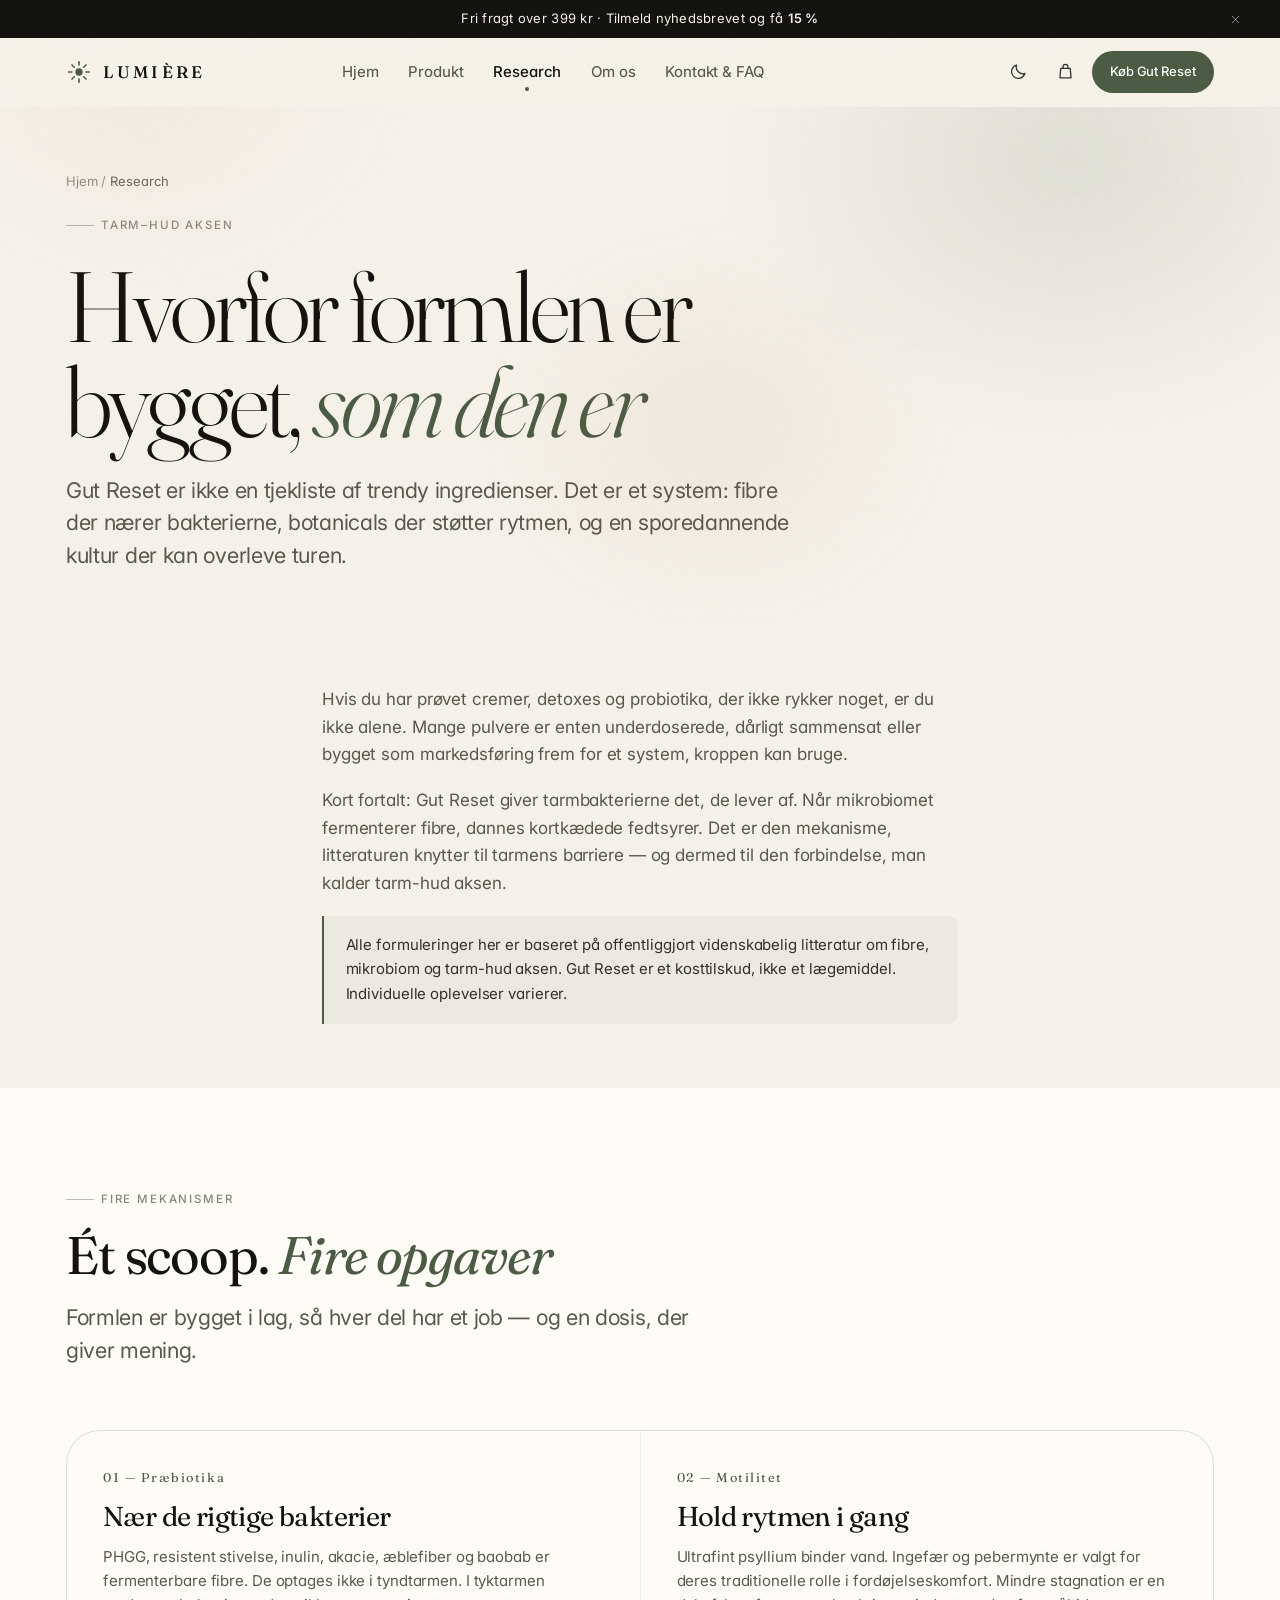
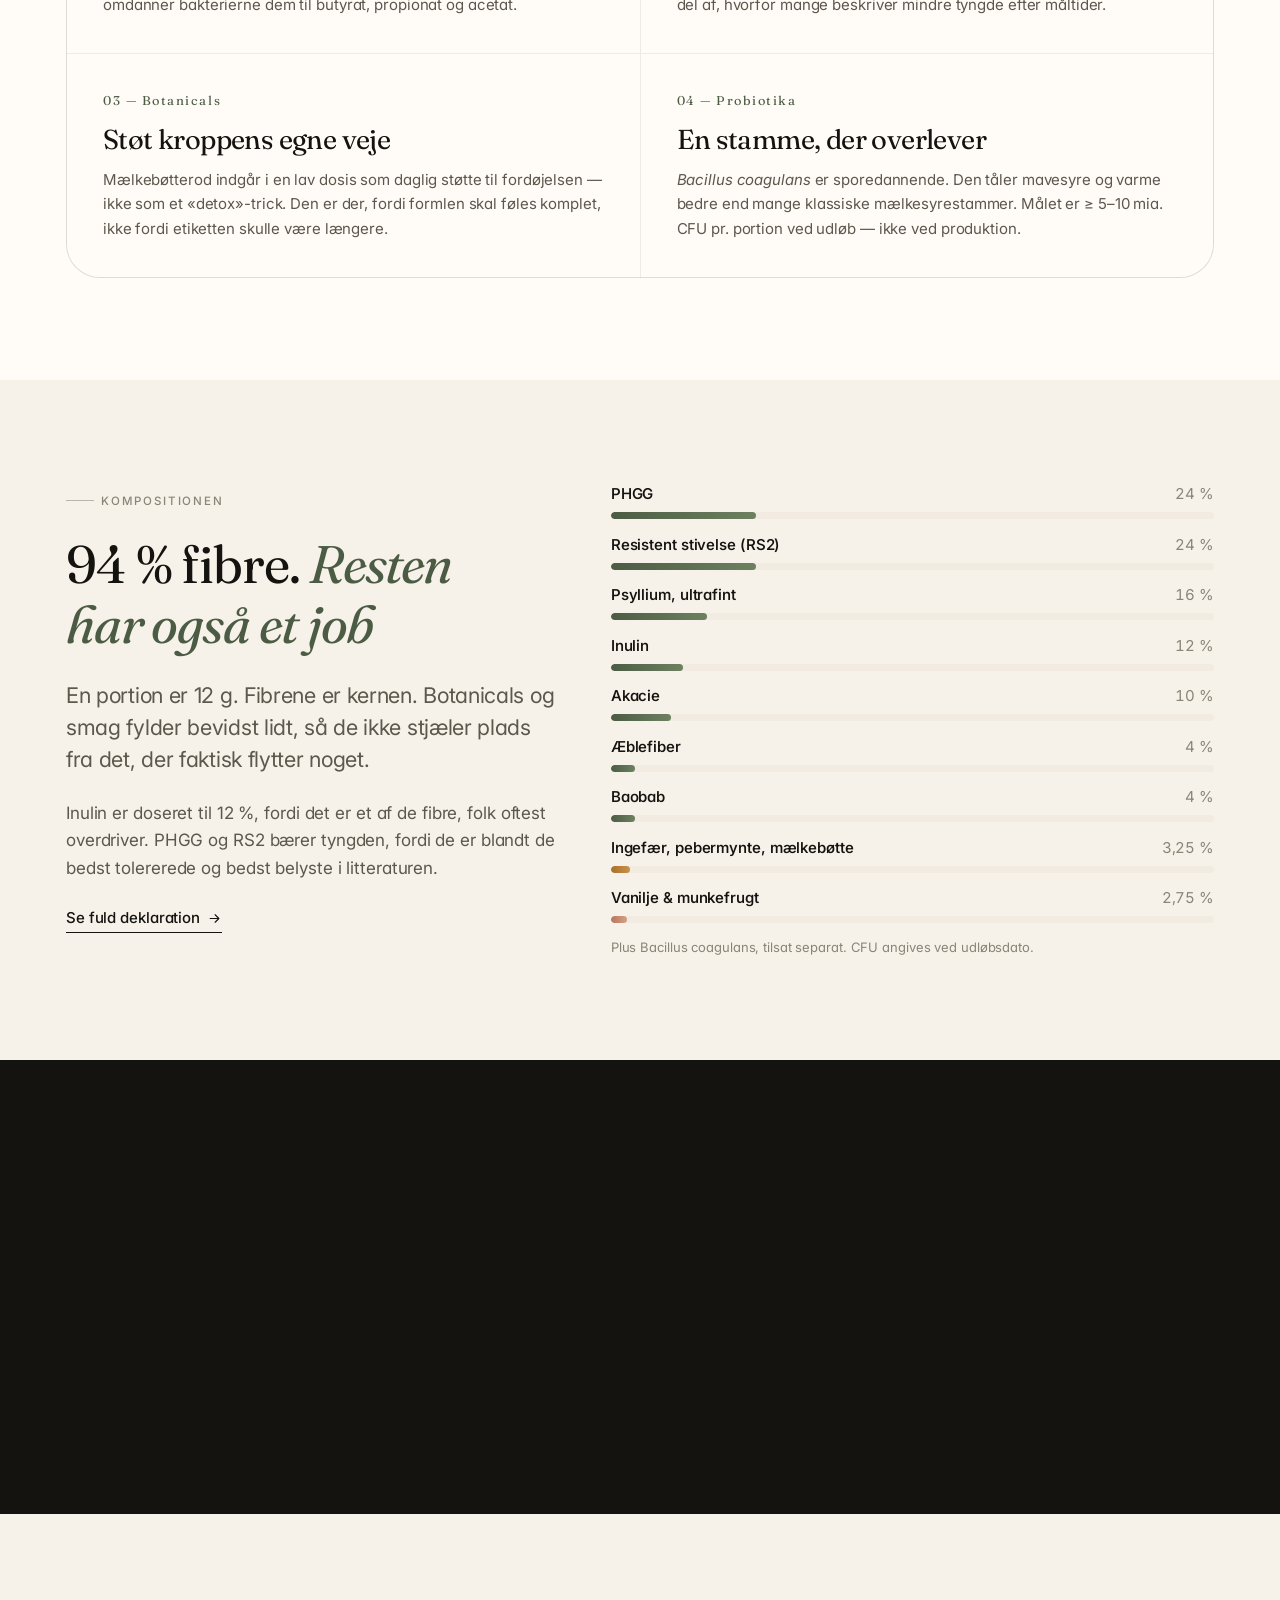
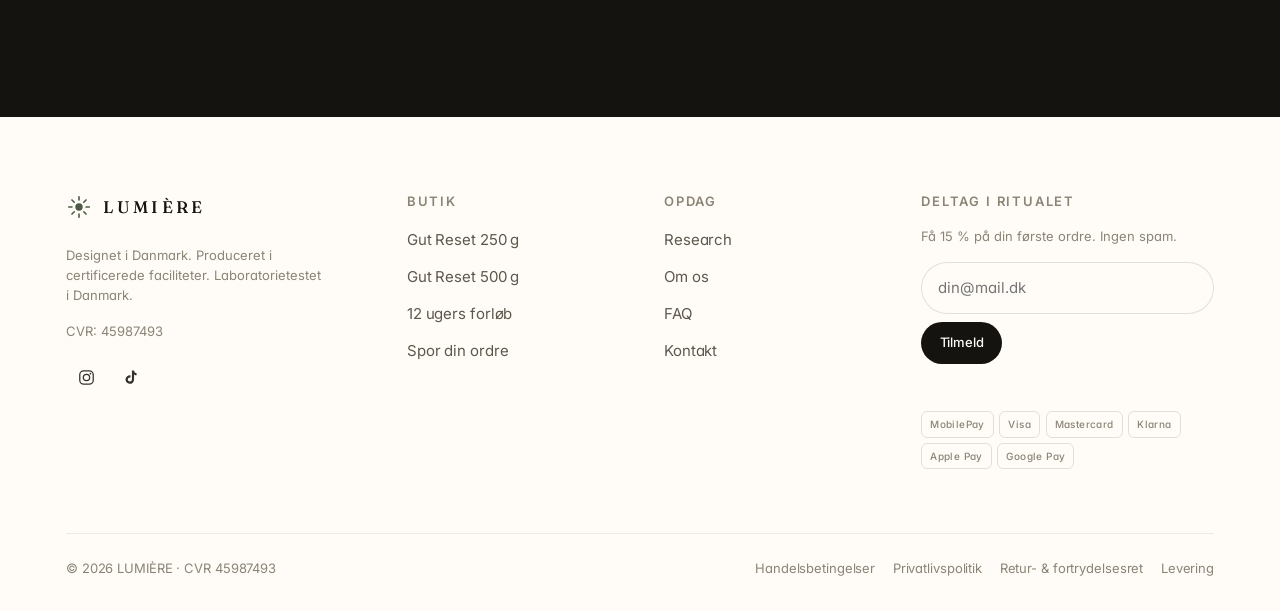
<file: _snapshot/research.html>
<!DOCTYPE html>
<html lang="da" data-theme="light">
<head>
<meta charset="utf-8">
<meta name="viewport" content="width=device-width, initial-scale=1">
<title>Videnskaben bag Gut Reset | LUMI&Egrave;RE</title>
<meta name="description" content="S&aring;dan er Gut Reset bygget: pr&aelig;biotiske fibre, Bacillus coagulans og tarm-hud aksen. En &aelig;rlig gennemgang af formlen, tidslinjen og litteraturen.">
<meta name="theme-color" content="#f6f2ea">
<link rel="canonical" href="https://www.thelumierelab.com/da/research">
<link rel="icon" href="assets/img/favicon.svg" type="image/svg+xml">
<link rel="manifest" href="manifest.webmanifest">

<meta property="og:type" content="article">
<meta property="og:locale" content="da_DK">
<meta property="og:site_name" content="LUMIÈRE">
<meta property="og:title" content="Videnskaben bag Gut Reset &mdash; LUMI&Egrave;RE">
<meta property="og:description" content="Hvorfor formlen er bygget, som den er &mdash; og hvad du realistisk kan forvente.">
<meta property="og:image" content="assets/img/og.svg">
<meta name="twitter:card" content="summary_large_image">

<link rel="preconnect" href="https://fonts.googleapis.com">
<link rel="preconnect" href="https://fonts.gstatic.com" crossorigin>
<link rel="stylesheet" href="https://fonts.googleapis.com/css2?family=Fraunces:ital,opsz,wght@0,9..144,300..600;1,9..144,300..600&family=Inter:wght@400..600&display=swap">
<link rel="stylesheet" href="assets/css/main.css">

<script>
  try {
    var t = JSON.parse(localStorage.getItem('lum.theme'));
    if (!t) t = matchMedia('(prefers-color-scheme: dark)').matches ? 'dark' : 'light';
    document.documentElement.setAttribute('data-theme', t);
  } catch (e) {}
</script>
</head>
<body>
<a class="skip-link" href="#main">Spring til indhold</a>

<svg width="0" height="0" style="position:absolute" aria-hidden="true" focusable="false">
  <defs>
    <symbol id="i-check" viewBox="0 0 24 24" fill="none" stroke="currentColor" stroke-width="1.8" stroke-linecap="round" stroke-linejoin="round"><path d="M20 6 9 17l-5-5"/></symbol>
    <symbol id="i-arrow" viewBox="0 0 24 24" fill="none" stroke="currentColor" stroke-width="1.8" stroke-linecap="round" stroke-linejoin="round"><path d="M5 12h14M13 6l6 6-6 6"/></symbol>
    <symbol id="i-bag" viewBox="0 0 24 24" fill="none" stroke="currentColor" stroke-width="1.6" stroke-linecap="round" stroke-linejoin="round"><path d="M6 8h12l1 12H5L6 8Z"/><path d="M9 8V6a3 3 0 0 1 6 0v2"/></symbol>
    <symbol id="i-sun" viewBox="0 0 24 24" fill="none" stroke="currentColor" stroke-width="1.6" stroke-linecap="round"><circle cx="12" cy="12" r="4"/><path d="M12 3v2M12 19v2M3 12h2M19 12h2M5.6 5.6 7 7M17 17l1.4 1.4M18.4 5.6 17 7M7 17l-1.4 1.4"/></symbol>
    <symbol id="i-moon" viewBox="0 0 24 24" fill="none" stroke="currentColor" stroke-width="1.6" stroke-linecap="round" stroke-linejoin="round"><path d="M20 14.5A8.5 8.5 0 0 1 9.5 4a8.5 8.5 0 1 0 10.5 10.5Z"/></symbol>
    <symbol id="i-close" viewBox="0 0 24 24" fill="none" stroke="currentColor" stroke-width="1.7" stroke-linecap="round"><path d="M6 6l12 12M18 6 6 18"/></symbol>
    <symbol id="i-flask" viewBox="0 0 24 24" fill="none" stroke="currentColor" stroke-width="1.6" stroke-linecap="round" stroke-linejoin="round"><path d="M9 3h6M10 3v6L5 18a2 2 0 0 0 1.8 3h10.4A2 2 0 0 0 19 18l-5-9V3"/><path d="M7.5 14h9"/></symbol>
    <symbol id="i-shield" viewBox="0 0 24 24" fill="none" stroke="currentColor" stroke-width="1.6" stroke-linecap="round" stroke-linejoin="round"><path d="M12 3l7 3v6c0 4.5-3 7.7-7 9-4-1.3-7-4.5-7-9V6l7-3Z"/><path d="M9 12l2 2 4-4"/></symbol>
    <symbol id="i-leaf" viewBox="0 0 24 24" fill="none" stroke="currentColor" stroke-width="1.6" stroke-linecap="round" stroke-linejoin="round"><path d="M4 20c0-8 5-13 16-14 0 11-5 15-11 15-2.5 0-5-.4-5-1Z"/><path d="M9 15c2-3 4.5-5 8-6"/></symbol>
    <symbol id="i-globe" viewBox="0 0 24 24" fill="none" stroke="currentColor" stroke-width="1.6" stroke-linecap="round" stroke-linejoin="round"><circle cx="12" cy="12" r="9"/><path d="M3 12h18M12 3c2.6 2.8 4 6 4 9s-1.4 6.2-4 9M12 3c-2.6 2.8-4 6-4 9s1.4 6.2 4 9"/></symbol>
    <symbol id="i-ig" viewBox="0 0 24 24" fill="none" stroke="currentColor" stroke-width="1.6"><rect x="3.5" y="3.5" width="17" height="17" rx="5"/><circle cx="12" cy="12" r="4"/><circle cx="17" cy="7" r="1.1" fill="currentColor" stroke="none"/></symbol>
    <symbol id="i-tt" viewBox="0 0 24 24" fill="currentColor"><path d="M16.5 3h-2.7v11.6a2.6 2.6 0 1 1-2.6-2.6c.3 0 .5 0 .8.1V9.3a5.4 5.4 0 1 0 4.5 5.3V8.2a5 5 0 0 0 3.2 1.1V6.6a3.6 3.6 0 0 1-3.2-3.6Z"/></symbol>
  </defs>
</svg>

<div class="announce" data-announce>
  <div class="announce__inner">
    <span>Fri fragt over 399 kr &middot; Tilmeld nyhedsbrevet og f&aring; <b>15 %</b></span>
    <button class="announce__close" type="button" data-announce-close aria-label="Luk besked">
      <svg width="13" height="13" aria-hidden="true"><use href="#i-close"/></svg>
    </button>
  </div>
</div>

<header class="header">
  <div class="header__inner">
    <a class="brand" href="index.html" aria-label="LUMIERE, til forsiden">
      <svg class="brand__mark" viewBox="0 0 24 24" fill="none" stroke="currentColor" stroke-width="1.5" stroke-linecap="round" aria-hidden="true">
        <circle cx="12" cy="12" r="3.4" fill="currentColor" stroke="none"/>
        <path d="M12 2.5v3M12 18.5v3M2.5 12h3M18.5 12h3M5.5 5.5l2.1 2.1M16.4 16.4l2.1 2.1M18.5 5.5l-2.1 2.1M7.6 16.4l-2.1 2.1"/>
      </svg>
      <span class="brand__word">Lumi&egrave;re</span>
    </a>
    <nav class="nav" aria-label="Hovedmenu">
      <ul class="nav__list">
        <li><a class="nav__link" data-nav-link href="index.html">Hjem</a></li>
        <li><a class="nav__link" data-nav-link href="produkt.html">Produkt</a></li>
        <li><a class="nav__link" data-nav-link href="research.html">Research</a></li>
        <li><a class="nav__link" data-nav-link href="om-os.html">Om os</a></li>
        <li><a class="nav__link" data-nav-link href="kontakt.html">Kontakt &amp; FAQ</a></li>
      </ul>
    </nav>
    <div class="header__actions">
      <button class="icon-btn theme-toggle" type="button" aria-pressed="false" aria-label="Skift tema">
        <svg aria-hidden="true"><use href="#i-moon"/></svg>
        <svg aria-hidden="true"><use href="#i-sun"/></svg>
      </button>
      <button class="icon-btn" type="button" data-cart-trigger aria-label="Kurv">
        <svg aria-hidden="true"><use href="#i-bag"/></svg>
        <span class="icon-btn__count" data-cart-count aria-hidden="true">0</span>
      </button>
      <a class="btn btn--sm btn--sage header__cta" href="produkt.html">
        <span>K&oslash;b Gut Reset</span>
      </a>
      <button class="icon-btn nav-toggle" type="button" data-menu-toggle aria-expanded="false" aria-controls="mobile-menu" aria-label="Menu">
        <span class="nav-toggle__box" aria-hidden="true"><i></i><i></i><i></i></span>
      </button>
    </div>
  </div>
  <div class="progress" aria-hidden="true"></div>
</header>

<div class="mobile-menu" id="mobile-menu" data-menu aria-hidden="true">
  <div class="mobile-menu__top">
    <span class="brand__word">Lumi&egrave;re</span>
    <button class="icon-btn" type="button" data-menu-toggle aria-label="Luk menu">
      <svg aria-hidden="true"><use href="#i-close"/></svg>
    </button>
  </div>
  <nav aria-label="Mobilmenu">
    <ul class="mobile-menu__list">
      <li><a class="mobile-menu__link" style="--i:0" href="index.html"><span>01</span>Hjem</a></li>
      <li><a class="mobile-menu__link" style="--i:1" href="produkt.html"><span>02</span>Produkt</a></li>
      <li><a class="mobile-menu__link" style="--i:2" href="research.html"><span>03</span>Research</a></li>
      <li><a class="mobile-menu__link" style="--i:3" href="om-os.html"><span>04</span>Om os</a></li>
      <li><a class="mobile-menu__link" style="--i:4" href="kontakt.html"><span>05</span>Kontakt &amp; FAQ</a></li>
    </ul>
  </nav>
  <a class="btn btn--sage btn--full btn--lg" href="produkt.html">
    <span>K&oslash;b Gut Reset</span>
  </a>
</div>

<main id="main">
  <section class="hero hero--page">
    <div class="hero__aura" aria-hidden="true"></div>
    <div class="wrap">
      <div class="hero__copy">
        <nav class="crumbs" aria-label="Br&oslash;dkrumme">
          <a href="index.html">Hjem</a> / <span aria-current="page">Research</span>
        </nav>
        <span class="eyebrow">Tarm&ndash;hud aksen</span>
        <h1 class="display">Hvorfor formlen er bygget, <em>som den er</em></h1>
        <p class="lead">
          Gut Reset er ikke en tjekliste af trendy ingredienser. Det er et system:
          fibre der n&aelig;rer bakterierne, botanicals der st&oslash;tter rytmen, og en
          sporedannende kultur der kan overleve turen.
        </p>
      </div>
    </div>
  </section>

  <section class="section section--tight defer-paint">
    <div class="wrap wrap--mid prose" data-reveal>
      <p>
        Hvis du har pr&oslash;vet cremer, detoxes og probiotika, der ikke rykker noget,
        er du ikke alene. Mange pulvere er enten underdoserede, d&aring;rligt sammensat
        eller bygget som markedsf&oslash;ring frem for et system, kroppen kan bruge.
      </p>
      <p>
        Kort fortalt: Gut Reset giver tarmbakterierne det, de lever af. N&aring;r
        mikrobiomet fermenterer fibre, dannes kortk&aelig;dede fedtsyrer. Det er den
        mekanisme, litteraturen knytter til tarmens barriere &mdash; og dermed til den
        forbindelse, man kalder tarm-hud aksen.
      </p>
      <div class="note">
        Alle formuleringer her er baseret p&aring; offentliggjort videnskabelig
        litteratur om fibre, mikrobiom og tarm-hud aksen. Gut Reset er et
        kosttilskud, ikke et l&aelig;gemiddel. Individuelle oplevelser varierer.
      </div>
    </div>
  </section>

  <section class="section section--paper defer-paint" aria-labelledby="mech-h">
    <div class="wrap">
      <div class="section-head">
        <span class="eyebrow">Fire mekanismer</span>
        <h2 id="mech-h">&Eacute;t scoop. <em>Fire opgaver</em></h2>
        <p class="lead">Formlen er bygget i lag, s&aring; hver del har et job &mdash; og en dosis, der giver mening.</p>
      </div>
      <div class="mech" data-reveal-group>
        <article data-reveal>
          <span class="mech__n">01 &mdash; Pr&aelig;biotika</span>
          <h3>N&aelig;r de rigtige bakterier</h3>
          <p>
            PHGG, resistent stivelse, inulin, akacie, &aelig;blefiber og baobab er
            fermenterbare fibre. De optages ikke i tyndtarmen. I tyktarmen
            omdanner bakterierne dem til butyrat, propionat og acetat.
          </p>
        </article>
        <article data-reveal>
          <span class="mech__n">02 &mdash; Motilitet</span>
          <h3>Hold rytmen i gang</h3>
          <p>
            Ultrafint psyllium binder vand. Ingef&aelig;r og pebermynte er valgt for
            deres traditionelle rolle i ford&oslash;jelseskomfort. Mindre stagnation
            er en del af, hvorfor mange beskriver mindre tyngde efter m&aring;ltider.
          </p>
        </article>
        <article data-reveal>
          <span class="mech__n">03 &mdash; Botanicals</span>
          <h3>St&oslash;t kroppens egne veje</h3>
          <p>
            M&aelig;lkeb&oslash;tterod indg&aring;r i en lav dosis som daglig st&oslash;tte til ford&oslash;jelsen &mdash;
            ikke som et &laquo;detox&raquo;-trick. Den er der, fordi formlen skal f&oslash;les
            komplet, ikke fordi etiketten skulle v&aelig;re l&aelig;ngere.
          </p>
        </article>
        <article data-reveal>
          <span class="mech__n">04 &mdash; Probiotika</span>
          <h3>En stamme, der overlever</h3>
          <p>
            <i>Bacillus coagulans</i> er sporedannende. Den t&aring;ler mavesyre og varme
            bedre end mange klassiske m&aelig;lkesyrestammer. M&aring;let er &ge; 5&ndash;10 mia. CFU
            pr. portion ved udl&oslash;b &mdash; ikke ved produktion.
          </p>
        </article>
      </div>
    </div>
  </section>

  <section class="section defer-paint" aria-labelledby="form-h">
    <div class="wrap formula">
      <div class="stack-5" data-reveal="left">
        <span class="eyebrow">Kompositionen</span>
        <h2 id="form-h">94 % fibre. <em>Resten har ogs&aring; et job</em></h2>
        <p class="lead">
          En portion er 12 g. Fibrene er kernen. Botanicals og smag fylder bevidst
          lidt, s&aring; de ikke stj&aelig;ler plads fra det, der faktisk flytter noget.
        </p>
        <p class="muted">
          Inulin er doseret til 12 %, fordi det er et af de fibre, folk oftest
          overdriver. PHGG og RS2 b&aelig;rer tyngden, fordi de er blandt de bedst
          tolererede og bedst belyste i litteraturen.
        </p>
        <a class="link" href="produkt.html">Se fuld deklaration <svg width="15" height="15" aria-hidden="true"><use href="#i-arrow"/></svg></a>
      </div>

      <div class="comp" data-reveal="right" data-comp>
        <div class="comp__row" style="--w:24%">
          <div class="comp__top"><b>PHGG</b><span>24 %</span></div>
          <div class="comp__track"><div class="comp__fill"></div></div>
        </div>
        <div class="comp__row" style="--w:24%">
          <div class="comp__top"><b>Resistent stivelse (RS2)</b><span>24 %</span></div>
          <div class="comp__track"><div class="comp__fill"></div></div>
        </div>
        <div class="comp__row" style="--w:16%">
          <div class="comp__top"><b>Psyllium, ultrafint</b><span>16 %</span></div>
          <div class="comp__track"><div class="comp__fill"></div></div>
        </div>
        <div class="comp__row" style="--w:12%">
          <div class="comp__top"><b>Inulin</b><span>12 %</span></div>
          <div class="comp__track"><div class="comp__fill"></div></div>
        </div>
        <div class="comp__row" style="--w:10%">
          <div class="comp__top"><b>Akacie</b><span>10 %</span></div>
          <div class="comp__track"><div class="comp__fill"></div></div>
        </div>
        <div class="comp__row" style="--w:4%">
          <div class="comp__top"><b>&AElig;blefiber</b><span>4 %</span></div>
          <div class="comp__track"><div class="comp__fill"></div></div>
        </div>
        <div class="comp__row" style="--w:4%">
          <div class="comp__top"><b>Baobab</b><span>4 %</span></div>
          <div class="comp__track"><div class="comp__fill"></div></div>
        </div>
        <div class="comp__row comp__row--amber" style="--w:3.25%">
          <div class="comp__top"><b>Ingef&aelig;r, pebermynte, m&aelig;lkeb&oslash;tte</b><span>3,25 %</span></div>
          <div class="comp__track"><div class="comp__fill"></div></div>
        </div>
        <div class="comp__row comp__row--clay" style="--w:2.75%">
          <div class="comp__top"><b>Vanilje &amp; munkefrugt</b><span>2,75 %</span></div>
          <div class="comp__track"><div class="comp__fill"></div></div>
        </div>
        <p class="comp__note">Plus Bacillus coagulans, tilsat separat. CFU angives ved udl&oslash;bsdato.</p>
      </div>
    </div>
  </section>

  <section class="section section--ink section--tight defer-paint" aria-labelledby="axis2-h">
    <div class="wrap split">
      <div class="stack-5" data-reveal="left">
        <span class="eyebrow">Forbindelsen</span>
        <h2 id="axis2-h">N&aring;r tarmen er urolig, <em>viser huden det ofte</em></h2>
        <p class="lead">
          Tarm og hud taler sammen via immunsystemet, hormoner og nervesystemet.
          Det er derfor &aring;r med udvendig pleje kan f&oslash;les som at male over noget,
          der starter et andet sted.
        </p>
      </div>
      <ul class="checklist" style="grid-template-columns:1fr" data-reveal="right">
        <li><svg aria-hidden="true"><use href="#i-check"/></svg>Inflammationssignaler kan vise sig som r&oslash;dme og irritation</li>
        <li><svg aria-hidden="true"><use href="#i-check"/></svg>Tarmens barriere er et veldokumenteret forskningsfelt</li>
        <li><svg aria-hidden="true"><use href="#i-check"/></svg>En stor del af immunsystemet sidder i og omkring tarmen</li>
        <li><svg aria-hidden="true"><use href="#i-check"/></svg>Forskellige bakterier giver forskellige metabolitter</li>
      </ul>
    </div>
  </section>

  <section class="section defer-paint" aria-labelledby="expect-h">
    <div class="wrap">
      <div class="section-head">
        <span class="eyebrow">&AElig;rlig tidslinje</span>
        <h2 id="expect-h">Hvad du <em>realistisk</em> kan forvente</h2>
      </div>
      <ol class="journey" data-journey>
        <li class="journey__step">
          <span class="journey__when">Uge 1</span>
          <h3>Tilpasning</h3>
          <p>Let luft, &aelig;ndret rytme &mdash; eller ingenting endnu. Hvis dit fiberindtag er lavt, skal tarmen v&aelig;nne sig.</p>
          <span class="journey__note">Start med en halv skefuld</span>
        </li>
        <li class="journey__step">
          <span class="journey__when">Uge 2&ndash;4</span>
          <h3>Rytmen begynder</h3>
          <p>Her beskriver de fleste mere regelm&aelig;ssighed, mindre tyngde efter m&aring;ltider og mere stabil energi.</p>
          <span class="journey__note">Fuld dosis fra uge 2</span>
        </li>
        <li class="journey__step">
          <span class="journey__when">Uge 4&ndash;8</span>
          <h3>Huden f&oslash;lger langsomt</h3>
          <p>Tarmen kan skifte hurtigt. Huden tager l&aelig;ngere. Mange vurderer ro og f&aelig;rre opblussen her.</p>
          <span class="journey__note">Biologi, ikke magi</span>
        </li>
        <li class="journey__step">
          <span class="journey__when">Uge 8&ndash;12</span>
          <h3>Det reelle bevis</h3>
          <p>Ikke perfekt hud hver dag. Men et st&aelig;rkere udgangspunkt &mdash; hvis formlen passer til dig.</p>
          <span class="journey__note">Derfor anbefaler vi tre poser</span>
        </li>
      </ol>
    </div>
  </section>

  <section class="section section--paper defer-paint" aria-labelledby="ref-h">
    <div class="wrap wrap--mid">
      <div class="section-head">
        <span class="eyebrow">Litteratur</span>
        <h2 id="ref-h">Det, vi l&aelig;ner os op ad</h2>
        <p class="lead">Udvalgte oversigter og mekanismer. Ikke en p&aring;stand om, at Gut Reset er testet i netop disse studier.</p>
      </div>
      <ol class="ref-list">
        <li>O'Neill, C. A. et al. &laquo;The gut-skin axis in health and disease.&raquo; <i>BioEssays</i>, 2016.</li>
        <li>Salem, I. et al. &laquo;The gut microbiome as a major regulator of the gut-skin axis.&raquo; <i>Frontiers in Microbiology</i>, 2018.</li>
        <li>Slavin, J. &laquo;Fiber and prebiotics: mechanisms and health benefits.&raquo; <i>Nutrients</i>, 2013.</li>
        <li>Yoon, S. J. et al. Physiological properties of PHGG. Oversigtslitteratur om tolerabilitet og fermentering.</li>
        <li>Majeed, M. et al. Bacillus coagulans: sporedannelse, syrestabilitet og ford&oslash;jelseskomfort.</li>
      </ol>
      <p class="fine" style="margin-top:1.5rem">
        Vi anvender ingen uautoriserede sundhedsanprisninger. Formuleret efter
        EU-direktiv 2002/46/EF om kosttilskud.
      </p>
    </div>
  </section>

  <section class="finale defer-paint" aria-labelledby="rfin-h">
    <div class="wrap wrap--mid finale__inner">
      <span class="eyebrow eyebrow--bare">N&aelig;ste skridt</span>
      <h2 id="rfin-h">L&aelig;s formlen. <em>S&aring; begynd</em></h2>
      <div class="row" style="justify-content:center">
        <a class="btn btn--on-ink btn--lg" href="produkt.html">Se Gut Reset</a>
        <a class="btn btn--on-ink-ghost btn--lg" href="om-os.html">M&oslash;d William</a>
      </div>
    </div>
  </section>
</main>

<footer class="footer">
  <div class="wrap">
    <div class="footer__grid">
      <div class="stack-4">
        <a class="brand brand--footer" href="index.html">
          <svg class="brand__mark" viewBox="0 0 24 24" fill="none" stroke="currentColor" stroke-width="1.5" stroke-linecap="round" aria-hidden="true">
            <circle cx="12" cy="12" r="3.4" fill="currentColor" stroke="none"/>
            <path d="M12 2.5v3M12 18.5v3M2.5 12h3M18.5 12h3M5.5 5.5l2.1 2.1M16.4 16.4l2.1 2.1M18.5 5.5l-2.1 2.1M7.6 16.4l-2.1 2.1"/>
          </svg>
          <span class="brand__word">Lumi&egrave;re</span>
        </a>
        <p class="fine" style="max-width:34ch">Designet i Danmark. Produceret i certificerede faciliteter. Laboratorietestet i Danmark.</p>
        <p class="fine">CVR: 45987493</p>
        <div class="socials">
          <a class="icon-btn" href="https://www.instagram.com/" aria-label="Instagram" rel="noopener noreferrer nofollow" target="_blank"><svg aria-hidden="true"><use href="#i-ig"/></svg></a>
          <a class="icon-btn" href="https://www.tiktok.com/" aria-label="TikTok" rel="noopener noreferrer nofollow" target="_blank"><svg aria-hidden="true"><use href="#i-tt"/></svg></a>
        </div>
      </div>
      <nav aria-labelledby="f-shop"><h3 id="f-shop">Butik</h3>
        <ul class="footer__links">
          <li><a href="produkt.html">Gut Reset 250 g</a></li>
          <li><a href="produkt.html#pakker">Gut Reset 500 g</a></li>
          <li><a href="produkt.html#pakker">12 ugers forl&oslash;b</a></li>
          <li><a href="kontakt.html#ordre">Spor din ordre</a></li>
        </ul>
      </nav>
      <nav aria-labelledby="f-disc"><h3 id="f-disc">Opdag</h3>
        <ul class="footer__links">
          <li><a href="research.html">Research</a></li>
          <li><a href="om-os.html">Om os</a></li>
          <li><a href="kontakt.html#faq">FAQ</a></li>
          <li><a href="kontakt.html">Kontakt</a></li>
        </ul>
      </nav>
      <div class="stack-4">
        <h3>Deltag i ritualet</h3>
        <p class="fine">F&aring; 15 % p&aring; din f&oslash;rste ordre. Ingen spam.</p>
        <form class="subscribe" data-subscribe novalidate>
          <label class="sr-only" for="nl-mail">Mailadresse</label>
          <input id="nl-mail" type="email" name="email" placeholder="din@mail.dk" autocomplete="email" required>
          <button class="btn btn--sm" type="submit">Tilmeld</button>
        </form>
        <p class="form-note" data-note role="status"></p>
        <div class="pay" aria-label="Betalingsmetoder">
          <span>MobilePay</span><span>Visa</span><span>Mastercard</span><span>Klarna</span>
          <span>Apple Pay</span><span>Google Pay</span>
        </div>
      </div>
    </div>
    <div class="footer__bottom">
      <p>&copy; <span data-year>2026</span> LUMI&Egrave;RE &middot; CVR 45987493</p>
      <nav class="footer__legal" aria-label="Juridisk">
        <a href="kontakt.html#handel">Handelsbetingelser</a>
        <a href="kontakt.html#privatliv">Privatlivspolitik</a>
        <a href="kontakt.html#retur">Retur- &amp; fortrydelsesret</a>
        <a href="kontakt.html#levering">Levering</a>
      </nav>
    </div>
  </div>
</footer>

<div class="overlay" data-overlay aria-hidden="true"></div>

<aside class="drawer" data-cart-drawer role="dialog" aria-modal="true" aria-label="Indk&oslash;bskurv" aria-hidden="true">
  <div class="drawer__head">
    <h2>Din kurv</h2>
    <button class="icon-btn" type="button" data-cart-close aria-label="Luk kurv">
      <svg aria-hidden="true"><use href="#i-close"/></svg>
    </button>
  </div>
  <div class="drawer__body">
    <div class="ship-bar">
      <span data-ship-msg>K&oslash;b for 399 kr mere og f&aring; fri fragt</span>
      <div class="ship-bar__track">
        <div class="ship-bar__fill" data-ship-fill></div>
      </div>
    </div>
    <div class="drawer__empty" data-cart-empty>
      <svg aria-hidden="true"><use href="#i-bag"/></svg>
      <p>Din kurv er tom.</p>
      <a class="btn btn--ghost btn--sm" href="produkt.html">Se Gut Reset</a>
    </div>
    <div data-cart-items></div>
  </div>
  <div class="drawer__foot" data-cart-foot hidden>
    <div class="drawer__sum">
      <span>Subtotal</span>
      <strong data-cart-total>0 kr</strong>
    </div>
    <button class="btn btn--sage btn--full btn--lg" type="button" data-checkout>
      <span>G&aring; til sikker betaling</span>
    </button>
    <p class="fine" style="text-align:center">Demo &mdash; betaling er ikke tilkoblet</p>
  </div>
</aside>

<div class="toast" data-toast role="status" aria-live="polite">
  <svg aria-hidden="true"><use href="#i-check"/></svg>
  <span data-toast-text></span>
</div>

<script defer src="assets/js/main.js"></script>
</body>
</html>
</file>
<file: _snapshot/assets/css/main.css>
/* =========================================================================
   LUMIÈRE — Design system
   Håndskrevet CSS. Ingen frameworks, ingen build. Én fil, én request.
   ========================================================================= */

/* ---------- 1. Tokens ------------------------------------------------- */

:root {
  color-scheme: light;

  /* Farver — varm, editorial palet bygget op om "bone" og en dyb urtegrøn */
  --bone: #f6f2ea;
  --bone-deep: #ece5d9;
  --paper: #fffcf7;
  --paper-sunk: #f1ebe1;
  --ink: #15130f;
  --ink-80: #35302a;
  --ink-60: #5d574d;
  --ink-40: #8b8477;
  --line: rgba(21, 19, 15, 0.12);
  --line-soft: rgba(21, 19, 15, 0.07);

  --sage: #4c5c44;
  --sage-bright: #6d8160;
  --sage-tint: #e2e8db;
  --amber: #a9702c;
  --amber-tint: #f4e6d2;
  --blush: #e8d5c8;
  --clay: #b9765a;

  --focus: #2f6df0;

  /* Elevation — meget lav opacitet, varm tone, aldrig grå */
  --shadow-xs: 0 1px 2px rgba(21, 19, 15, 0.05);
  --shadow-sm: 0 1px 2px rgba(21, 19, 15, 0.05), 0 6px 16px -6px rgba(21, 19, 15, 0.1);
  --shadow-md: 0 1px 3px rgba(21, 19, 15, 0.05), 0 14px 34px -12px rgba(21, 19, 15, 0.16);
  --shadow-lg: 0 2px 6px rgba(21, 19, 15, 0.04), 0 32px 70px -26px rgba(21, 19, 15, 0.26);

  /* Typografi */
  --font-display: "Fraunces", "Iowan Old Style", "Palatino Linotype", Palatino, Georgia, serif;
  --font-sans: "Inter", ui-sans-serif, system-ui, -apple-system, "Segoe UI", Roboto, Helvetica, Arial, sans-serif;
  --font-mono: ui-monospace, "SF Mono", "Cascadia Mono", "Roboto Mono", Menlo, monospace;

  --fs-display: clamp(2.9rem, 1.35rem + 6.1vw, 6.5rem);
  --fs-h1: clamp(2.4rem, 1.5rem + 3.6vw, 4.5rem);
  --fs-h2: clamp(1.95rem, 1.3rem + 2.5vw, 3.4rem);
  --fs-h3: clamp(1.3rem, 1.15rem + 0.7vw, 1.85rem);
  --fs-h4: clamp(1.08rem, 1.02rem + 0.28vw, 1.25rem);
  --fs-lead: clamp(1.1rem, 1.02rem + 0.45vw, 1.35rem);
  --fs-body: clamp(1rem, 0.98rem + 0.12vw, 1.0625rem);
  --fs-sm: 0.9375rem;
  --fs-xs: 0.8125rem;
  --fs-eyebrow: 0.72rem;

  --lh-tight: 1.02;
  --lh-snug: 1.14;
  --lh-body: 1.62;

  /* Rum — modulær skala, bruges konsekvent */
  --sp-1: 0.25rem;
  --sp-2: 0.5rem;
  --sp-3: 0.75rem;
  --sp-4: 1rem;
  --sp-5: 1.5rem;
  --sp-6: 2rem;
  --sp-7: 2.75rem;
  --sp-8: 3.5rem;
  --sp-9: 5rem;
  --sp-10: 7rem;
  --section-y: clamp(4.25rem, 8vw, 8.5rem);

  /* Mål */
  --wrap: 1260px;
  --wrap-mid: 980px;
  --wrap-narrow: 700px;
  --gutter: clamp(1.25rem, 4.5vw, 3.5rem);
  --header-h: 68px;

  /* Form */
  --r-xs: 6px;
  --r-sm: 10px;
  --r-md: 16px;
  --r-lg: 24px;
  --r-xl: 34px;
  --r-pill: 999px;

  /* Bevægelse */
  --ease: cubic-bezier(0.22, 0.61, 0.36, 1);
  --ease-out: cubic-bezier(0.16, 1, 0.3, 1);
  --ease-spring: cubic-bezier(0.34, 1.42, 0.64, 1);
  --t-fast: 160ms;
  --t-mid: 320ms;
  --t-slow: 620ms;
}

[data-theme="dark"] {
  color-scheme: dark;

  --bone: #0f100e;
  --bone-deep: #0a0b09;
  --paper: #171a16;
  --paper-sunk: #121410;
  --ink: #f2efe8;
  --ink-80: #d8d3c9;
  --ink-60: #a5a096;
  --ink-40: #7b766c;
  --line: rgba(242, 239, 232, 0.14);
  --line-soft: rgba(242, 239, 232, 0.08);

  --sage: #9db98f;
  --sage-bright: #b6cfa8;
  --sage-tint: #1e2a1b;
  --amber: #dda86a;
  --amber-tint: #2b2115;
  --blush: #4a3a32;
  --clay: #d1917a;

  --shadow-xs: 0 1px 2px rgba(0, 0, 0, 0.4);
  --shadow-sm: 0 1px 2px rgba(0, 0, 0, 0.4), 0 6px 16px -6px rgba(0, 0, 0, 0.5);
  --shadow-md: 0 1px 3px rgba(0, 0, 0, 0.4), 0 14px 34px -12px rgba(0, 0, 0, 0.6);
  --shadow-lg: 0 2px 6px rgba(0, 0, 0, 0.4), 0 32px 70px -26px rgba(0, 0, 0, 0.8);
}

/* ---------- 2. Reset -------------------------------------------------- */

*,
*::before,
*::after {
  box-sizing: border-box;
}

* {
  margin: 0;
}

html {
  -webkit-text-size-adjust: 100%;
  scroll-behavior: smooth;
  scroll-padding-top: calc(var(--header-h) + 1.5rem);
}

body {
  background: var(--bone);
  color: var(--ink);
  font-family: var(--font-sans);
  font-size: var(--fs-body);
  line-height: var(--lh-body);
  font-feature-settings: "kern" 1, "liga" 1, "cv11" 1;
  letter-spacing: -0.006em;
  -webkit-font-smoothing: antialiased;
  -moz-osx-font-smoothing: grayscale;
  overflow-x: hidden;
  transition: background-color var(--t-mid) var(--ease), color var(--t-mid) var(--ease);
}

/* Filmisk kornstruktur — 1.1 kB inline SVG, ingen billedrequest */
body::after {
  content: "";
  position: fixed;
  inset: 0;
  z-index: 900;
  pointer-events: none;
  opacity: 0.035;
  mix-blend-mode: multiply;
  background-image: url("data:image/svg+xml,%3Csvg xmlns='http://www.w3.org/2000/svg' width='160' height='160'%3E%3Cfilter id='n'%3E%3CfeTurbulence type='fractalNoise' baseFrequency='0.85' numOctaves='3' stitchTiles='stitch'/%3E%3C/filter%3E%3Crect width='160' height='160' filter='url(%23n)'/%3E%3C/svg%3E");
}

[data-theme="dark"] body::after,
body[data-theme="dark"]::after {
  mix-blend-mode: screen;
  opacity: 0.05;
}

img,
video {
  display: block;
  max-width: 100%;
  height: auto;
}

svg {
  display: block;
  max-width: 100%;
}

/* Sprite-arket må ikke rammes af height:auto — ellers forsvinder <use> */
body > svg[aria-hidden="true"][focusable="false"] {
  position: absolute;
  width: 0;
  height: 0;
  overflow: hidden;
  max-width: none;
}

button,
input,
select,
textarea {
  font: inherit;
  color: inherit;
}

button {
  background: none;
  border: 0;
  cursor: pointer;
}

a {
  color: inherit;
  text-decoration: none;
}

ul,
ol {
  list-style: none;
  padding: 0;
}

table {
  border-collapse: collapse;
  width: 100%;
}

:focus-visible {
  outline: 2px solid var(--focus);
  outline-offset: 3px;
  border-radius: var(--r-xs);
}

::selection {
  background: var(--sage);
  color: var(--paper);
}

/* ---------- 3. Typografi --------------------------------------------- */

h1,
h2,
h3,
h4 {
  font-family: var(--font-display);
  font-weight: 400;
  letter-spacing: -0.022em;
  text-wrap: balance;
  color: var(--ink);
}

h1 {
  font-size: var(--fs-h1);
  line-height: var(--lh-tight);
}

h2 {
  font-size: var(--fs-h2);
  line-height: var(--lh-snug);
}

h3 {
  font-size: var(--fs-h3);
  line-height: 1.2;
}

h4 {
  font-size: var(--fs-h4);
  line-height: 1.3;
  letter-spacing: -0.014em;
}

p {
  text-wrap: pretty;
}

.display {
  font-family: var(--font-display);
  font-size: var(--fs-display);
  font-weight: 300;
  line-height: 0.96;
  letter-spacing: -0.038em;
}

.display em,
h1 em,
h2 em {
  font-style: italic;
  color: var(--sage);
}

.lead {
  font-size: var(--fs-lead);
  line-height: 1.5;
  color: var(--ink-60);
  letter-spacing: -0.014em;
  max-width: 56ch;
}

.eyebrow {
  display: inline-flex;
  align-items: center;
  gap: 0.6em;
  font-family: var(--font-sans);
  font-size: var(--fs-eyebrow);
  font-weight: 500;
  letter-spacing: 0.16em;
  text-transform: uppercase;
  color: var(--ink-40);
}

.eyebrow::before {
  content: "";
  width: 1.75rem;
  height: 1px;
  background: currentColor;
  opacity: 0.55;
}

.eyebrow--bare::before {
  display: none;
}

.muted {
  color: var(--ink-60);
}

.fine {
  font-size: var(--fs-xs);
  line-height: 1.55;
  color: var(--ink-40);
  letter-spacing: 0;
}

.num {
  font-family: var(--font-display);
  font-variant-numeric: tabular-nums;
  font-weight: 300;
  letter-spacing: -0.04em;
}

/* ---------- 4. Layout ------------------------------------------------- */

.wrap {
  width: 100%;
  max-width: var(--wrap);
  margin-inline: auto;
  padding-inline: var(--gutter);
}

.wrap--mid {
  max-width: var(--wrap-mid);
}

.wrap--narrow {
  max-width: var(--wrap-narrow);
}

.section {
  padding-block: var(--section-y);
  position: relative;
}

.section--tight {
  padding-block: clamp(3rem, 5vw, 5rem);
}

.section--paper {
  background: var(--paper);
}

.section--sunk {
  background: var(--paper-sunk);
}

.section--ink {
  background: #15130f;
  color: #f6f2ea;
}

[data-theme="dark"] .section--ink {
  background: #0a0b09;
}

.section--ink h2,
.section--ink h3,
.section--ink h4 {
  color: #f6f2ea;
}

.section--ink h1 em,
.section--ink h2 em,
.section--ink .display em {
  color: #9db98f;
}

.section--ink .lead,
.section--ink .muted {
  color: rgba(246, 242, 234, 0.66);
}

.section--ink .eyebrow {
  color: rgba(246, 242, 234, 0.5);
}

.section-head {
  display: flex;
  flex-direction: column;
  gap: var(--sp-4);
  max-width: 64ch;
  margin-bottom: clamp(2.5rem, 5vw, 4.5rem);
}

.section-head--center {
  align-items: center;
  text-align: center;
  margin-inline: auto;
}

.section-head--center .lead {
  margin-inline: auto;
  text-align: center;
}

.rule {
  height: 1px;
  background: var(--line);
  border: 0;
}

.grid {
  display: grid;
  gap: clamp(1rem, 2.2vw, 1.75rem);
}

.grid--2 {
  grid-template-columns: repeat(auto-fit, minmax(min(100%, 22rem), 1fr));
}

.grid--3 {
  grid-template-columns: repeat(auto-fit, minmax(min(100%, 17rem), 1fr));
}

.grid--4 {
  grid-template-columns: repeat(auto-fit, minmax(min(100%, 13.5rem), 1fr));
}

.split {
  display: grid;
  gap: clamp(2rem, 5vw, 4.5rem);
  align-items: center;
}

@media (min-width: 62rem) {
  .split {
    grid-template-columns: 1fr 1fr;
  }

  .split--wide-left {
    grid-template-columns: 1.15fr 0.85fr;
  }

  .split--wide-right {
    grid-template-columns: 0.85fr 1.15fr;
  }

  .split--sticky > :first-child {
    position: sticky;
    top: calc(var(--header-h) + 2.5rem);
  }
}

.stack {
  display: flex;
  flex-direction: column;
}

.stack-2 > * + * {
  margin-top: var(--sp-2);
}
.stack-3 > * + * {
  margin-top: var(--sp-3);
}
.stack-4 > * + * {
  margin-top: var(--sp-4);
}
.stack-5 > * + * {
  margin-top: var(--sp-5);
}
.stack-6 > * + * {
  margin-top: var(--sp-6);
}

.row {
  display: flex;
  flex-wrap: wrap;
  align-items: center;
  gap: var(--sp-3);
}

.row--gap5 {
  gap: var(--sp-5);
}

.center {
  text-align: center;
}

/* Skjult, men tilgængelig for skærmlæsere */
.sr-only {
  position: absolute;
  width: 1px;
  height: 1px;
  padding: 0;
  overflow: hidden;
  clip-path: inset(50%);
  white-space: nowrap;
  border: 0;
}

.skip-link {
  position: fixed;
  top: 0.75rem;
  left: 0.75rem;
  z-index: 1000;
  padding: 0.7rem 1.1rem;
  background: var(--ink);
  color: var(--bone);
  border-radius: var(--r-pill);
  font-size: var(--fs-sm);
  font-weight: 500;
  transform: translateY(-160%);
  transition: transform var(--t-fast) var(--ease-out);
}

.skip-link:focus-visible {
  transform: translateY(0);
}

/* ---------- 5. Knapper og pills --------------------------------------- */

.btn {
  --btn-bg: var(--ink);
  --btn-fg: var(--paper);
  position: relative;
  display: inline-flex;
  align-items: center;
  justify-content: center;
  gap: 0.6em;
  padding: 0.95rem 1.65rem;
  border-radius: var(--r-pill);
  background: var(--btn-bg);
  color: var(--btn-fg);
  font-size: var(--fs-sm);
  font-weight: 500;
  letter-spacing: -0.008em;
  white-space: nowrap;
  isolation: isolate;
  overflow: hidden;
  transition: transform var(--t-fast) var(--ease-out), box-shadow var(--t-mid) var(--ease),
    background-color var(--t-fast) var(--ease), color var(--t-fast) var(--ease),
    border-color var(--t-fast) var(--ease);
}

/* Lysstrejf der fejer henover ved hover */
.btn::after {
  content: "";
  position: absolute;
  inset: 0;
  z-index: -1;
  background: linear-gradient(100deg, transparent 20%, rgba(255, 255, 255, 0.22) 50%, transparent 80%);
  transform: translateX(-110%);
  transition: transform var(--t-slow) var(--ease-out);
}

.btn:hover {
  transform: translateY(-2px);
  box-shadow: var(--shadow-md);
}

.btn:hover::after {
  transform: translateX(110%);
}

.btn:active {
  transform: translateY(0) scale(0.985);
}

.btn--lg {
  padding: 1.15rem 2.1rem;
  font-size: 1rem;
}

.btn--sm {
  padding: 0.65rem 1.15rem;
  font-size: var(--fs-xs);
}

.btn--full {
  width: 100%;
}

.btn--sage {
  --btn-bg: var(--sage);
  --btn-fg: #fbfdf9;
}

[data-theme="dark"] .btn--sage {
  --btn-fg: #10140e;
}

.btn--ghost {
  --btn-bg: transparent;
  --btn-fg: var(--ink);
  border: 1px solid var(--line);
  backdrop-filter: blur(6px);
}

.btn--ghost:hover {
  border-color: var(--ink);
  background: var(--paper);
}

.btn--on-ink {
  --btn-bg: var(--bone);
  --btn-fg: var(--ink);
}

.btn--on-ink-ghost {
  --btn-bg: transparent;
  --btn-fg: var(--bone);
  border: 1px solid rgba(246, 242, 234, 0.28);
}

.btn--on-ink-ghost:hover {
  border-color: var(--bone);
  background: rgba(246, 242, 234, 0.08);
}

.btn[disabled],
.btn[aria-disabled="true"] {
  opacity: 0.45;
  pointer-events: none;
}

.link {
  display: inline-flex;
  align-items: center;
  gap: 0.45em;
  font-size: var(--fs-sm);
  font-weight: 500;
  color: var(--ink);
  padding-bottom: 2px;
  background-image: linear-gradient(currentColor, currentColor);
  background-size: 100% 1px;
  background-position: 0 100%;
  background-repeat: no-repeat;
  transition: background-size var(--t-mid) var(--ease-out), color var(--t-fast) var(--ease);
}

.link:hover {
  color: var(--sage);
  background-size: 0% 1px;
}

.link svg {
  transition: transform var(--t-mid) var(--ease-spring);
}

.link:hover svg {
  transform: translateX(4px);
}

.pill {
  display: inline-flex;
  align-items: center;
  gap: 0.5em;
  padding: 0.4rem 0.85rem;
  border: 1px solid var(--line);
  border-radius: var(--r-pill);
  background: color-mix(in srgb, var(--paper) 70%, transparent);
  font-size: var(--fs-xs);
  font-weight: 500;
  letter-spacing: 0.01em;
  color: var(--ink-80);
  white-space: nowrap;
}

.pill--sage {
  border-color: transparent;
  background: var(--sage-tint);
  color: var(--sage);
}

.pill--amber {
  border-color: transparent;
  background: var(--amber-tint);
  color: var(--amber);
}

.pill i {
  width: 5px;
  height: 5px;
  border-radius: 50%;
  background: currentColor;
  flex: none;
}

/* ---------- 6. Header, nav, banner ----------------------------------- */

.announce {
  position: relative;
  z-index: 60;
  background: var(--ink);
  color: var(--bone);
  font-size: var(--fs-xs);
  letter-spacing: 0.02em;
}

.announce__inner {
  display: flex;
  align-items: center;
  justify-content: center;
  gap: var(--sp-4);
  min-height: 38px;
  padding-inline: var(--gutter);
  text-align: center;
}

.announce b {
  font-weight: 600;
}

.announce__close {
  position: absolute;
  right: max(0.75rem, calc(var(--gutter) - 1.5rem));
  top: 50%;
  translate: 0 -50%;
  display: grid;
  place-items: center;
  width: 26px;
  height: 26px;
  border-radius: 50%;
  color: rgba(246, 242, 234, 0.6);
  transition: color var(--t-fast) var(--ease), background-color var(--t-fast) var(--ease);
}

.announce__close:hover {
  color: var(--bone);
  background: rgba(246, 242, 234, 0.12);
}

.announce[hidden] {
  display: none;
}

.header {
  position: sticky;
  top: 0;
  z-index: 80;
  background: color-mix(in srgb, var(--bone) 78%, transparent);
  backdrop-filter: blur(16px) saturate(150%);
  -webkit-backdrop-filter: blur(16px) saturate(150%);
  border-bottom: 1px solid transparent;
  transition: border-color var(--t-mid) var(--ease), background-color var(--t-mid) var(--ease);
}

.header.is-stuck {
  border-bottom-color: var(--line-soft);
  box-shadow: var(--shadow-xs);
}

.header__inner {
  display: flex;
  align-items: center;
  gap: var(--sp-5);
  height: var(--header-h);
  max-width: var(--wrap);
  margin-inline: auto;
  padding-inline: var(--gutter);
}

.brand {
  display: inline-flex;
  align-items: center;
  gap: 0.6rem;
  flex: none;
}

.brand__mark {
  width: 26px;
  height: 26px;
  flex: none;
  color: var(--sage);
  transition: transform var(--t-slow) var(--ease-spring);
}

.brand:hover .brand__mark {
  transform: rotate(90deg);
}

.brand__word {
  font-family: var(--font-display);
  font-size: 1.05rem;
  font-weight: 500;
  letter-spacing: 0.2em;
  text-transform: uppercase;
  line-height: 1;
  padding-left: 0.1em;
}

.nav {
  display: none;
  margin-inline: auto;
}

.nav__list {
  display: flex;
  align-items: center;
  gap: 0.15rem;
}

.nav__link {
  position: relative;
  display: block;
  padding: 0.5rem 0.85rem;
  border-radius: var(--r-pill);
  font-size: var(--fs-sm);
  font-weight: 450;
  color: var(--ink-60);
  transition: color var(--t-fast) var(--ease), background-color var(--t-fast) var(--ease);
}

.nav__link:hover {
  color: var(--ink);
  background: color-mix(in srgb, var(--ink) 5%, transparent);
}

.nav__link[aria-current="page"] {
  color: var(--ink);
  font-weight: 500;
}

.nav__link[aria-current="page"]::after {
  content: "";
  position: absolute;
  left: 50%;
  bottom: 0.05rem;
  translate: -50% 0;
  width: 4px;
  height: 4px;
  border-radius: 50%;
  background: var(--sage);
}

.header__actions {
  display: flex;
  align-items: center;
  gap: 0.4rem;
  margin-left: auto;
}

.icon-btn {
  position: relative;
  display: grid;
  place-items: center;
  width: 40px;
  height: 40px;
  border-radius: var(--r-pill);
  color: var(--ink-80);
  transition: background-color var(--t-fast) var(--ease), color var(--t-fast) var(--ease),
    transform var(--t-fast) var(--ease-out);
}

.icon-btn:hover {
  background: color-mix(in srgb, var(--ink) 6%, transparent);
  color: var(--ink);
}

.icon-btn:active {
  transform: scale(0.94);
}

.icon-btn svg {
  width: 19px;
  height: 19px;
}

.icon-btn__count {
  position: absolute;
  top: 3px;
  right: 2px;
  min-width: 17px;
  height: 17px;
  padding-inline: 4px;
  border-radius: var(--r-pill);
  background: var(--sage);
  color: #fbfdf9;
  font-size: 0.625rem;
  font-weight: 600;
  line-height: 17px;
  text-align: center;
  letter-spacing: 0;
  transform: scale(0);
  transition: transform var(--t-mid) var(--ease-spring);
}

[data-theme="dark"] .icon-btn__count {
  color: #10140e;
}

.icon-btn__count.is-on {
  transform: scale(1);
}

.theme-toggle svg:last-child,
[data-theme="dark"] .theme-toggle svg:first-child {
  display: none;
}

[data-theme="dark"] .theme-toggle svg:last-child {
  display: block;
}

.header__cta {
  display: none;
}

@media (min-width: 60rem) {
  .nav,
  .header__cta {
    display: block;
  }

  .nav-toggle {
    display: none;
  }
}

/* Scroll-progress under headeren */
.progress {
  position: absolute;
  left: 0;
  bottom: -1px;
  height: 2px;
  width: 100%;
  transform-origin: 0 50%;
  transform: scaleX(var(--p, 0));
  background: linear-gradient(90deg, var(--sage), var(--amber));
  opacity: 0.9;
}

/* Mobilmenu */
.mobile-menu {
  position: fixed;
  inset: 0;
  z-index: 95;
  display: grid;
  grid-template-rows: auto 1fr auto;
  background: var(--bone);
  padding: 0 var(--gutter) var(--sp-6);
  visibility: hidden;
  opacity: 0;
  transition: opacity var(--t-mid) var(--ease), visibility var(--t-mid);
}

.mobile-menu.is-open {
  visibility: visible;
  opacity: 1;
}

.mobile-menu__top {
  display: flex;
  align-items: center;
  justify-content: space-between;
  height: var(--header-h);
}

.mobile-menu__list {
  display: flex;
  flex-direction: column;
  justify-content: center;
  gap: 0.35rem;
  padding-block: var(--sp-5);
}

.mobile-menu__link {
  display: flex;
  align-items: baseline;
  gap: 0.9rem;
  padding-block: 0.55rem;
  font-family: var(--font-display);
  font-size: clamp(1.85rem, 8vw, 2.75rem);
  font-weight: 300;
  letter-spacing: -0.03em;
  line-height: 1.1;
  opacity: 0;
  transform: translateY(14px);
}

.mobile-menu.is-open .mobile-menu__link {
  animation: menu-in var(--t-slow) var(--ease-out) forwards;
  animation-delay: calc(60ms + var(--i, 0) * 45ms);
}

.mobile-menu__link span {
  font-family: var(--font-sans);
  font-size: 0.7rem;
  font-weight: 500;
  letter-spacing: 0.14em;
  color: var(--ink-40);
}

@keyframes menu-in {
  to {
    opacity: 1;
    transform: none;
  }
}

.nav-toggle__box {
  display: grid;
  gap: 4px;
  width: 18px;
}

.nav-toggle__box i {
  height: 1.5px;
  background: currentColor;
  border-radius: 2px;
  transition: transform var(--t-mid) var(--ease-out), opacity var(--t-fast) var(--ease);
}

.nav-toggle[aria-expanded="true"] .nav-toggle__box i:first-child {
  transform: translateY(5.5px) rotate(45deg);
}

.nav-toggle[aria-expanded="true"] .nav-toggle__box i:nth-child(2) {
  opacity: 0;
}

.nav-toggle[aria-expanded="true"] .nav-toggle__box i:last-child {
  transform: translateY(-5.5px) rotate(-45deg);
}

/* ---------- 7. Hero -------------------------------------------------- */

.hero {
  position: relative;
  overflow: clip;
  padding-block: clamp(2.5rem, 6vw, 5.5rem) clamp(3rem, 6vw, 6rem);
}

/* Blødt lys bag herosektionen — rene CSS-gradienter, ingen billeder */
.hero__aura {
  position: absolute;
  inset: -20% -10% auto;
  height: 90vmax;
  z-index: 0;
  pointer-events: none;
  background:
    radial-gradient(38vmax 30vmax at 78% 22%, color-mix(in srgb, var(--sage) 26%, transparent), transparent 70%),
    radial-gradient(30vmax 26vmax at 18% 8%, color-mix(in srgb, var(--blush) 55%, transparent), transparent 68%),
    radial-gradient(26vmax 22vmax at 55% 60%, color-mix(in srgb, var(--amber) 16%, transparent), transparent 70%);
  filter: blur(24px);
  opacity: 0.75;
  animation: aura 24s var(--ease) infinite alternate;
}

@keyframes aura {
  from {
    transform: translate3d(-2%, -1%, 0) scale(1);
  }
  to {
    transform: translate3d(3%, 2%, 0) scale(1.08);
  }
}

.hero__grid {
  position: relative;
  z-index: 1;
  display: grid;
  gap: clamp(2.5rem, 5vw, 4rem);
  align-items: center;
}

@media (min-width: 64rem) {
  .hero__grid {
    grid-template-columns: 1.02fr 0.98fr;
  }
}

.hero__copy {
  display: flex;
  flex-direction: column;
  align-items: flex-start;
  gap: var(--sp-5);
  max-width: 40rem;
}

.hero__title {
  margin: 0;
}

.hero__title .line {
  display: block;
  overflow: hidden;
}

.hero__title .line > span {
  display: block;
  transform: translateY(105%);
  animation: line-up 1s var(--ease-out) forwards;
  animation-delay: calc(var(--i, 0) * 110ms + 120ms);
}

@keyframes line-up {
  to {
    transform: none;
  }
}

.hero__proof {
  display: flex;
  flex-wrap: wrap;
  align-items: center;
  gap: var(--sp-4);
  padding-top: var(--sp-2);
}

.stars {
  display: inline-flex;
  gap: 2px;
  color: var(--amber);
}

.stars svg {
  width: 14px;
  height: 14px;
}

.avatars {
  display: flex;
}

.avatars i {
  width: 28px;
  height: 28px;
  border-radius: 50%;
  border: 2px solid var(--bone);
  margin-left: -9px;
  background: var(--sage-tint);
  box-shadow: var(--shadow-xs);
}

.avatars i:first-child {
  margin-left: 0;
}

.avatars i:nth-child(2) {
  background: var(--blush);
}
.avatars i:nth-child(3) {
  background: var(--amber-tint);
}
.avatars i:nth-child(4) {
  background: var(--sage);
}

/* Produktvisning */
.hero__stage {
  position: relative;
  display: grid;
  place-items: center;
  min-height: clamp(22rem, 46vw, 34rem);
}

.stage__halo {
  position: absolute;
  width: min(88%, 30rem);
  aspect-ratio: 1;
  border-radius: 50%;
  background: radial-gradient(circle at 50% 45%, var(--paper), color-mix(in srgb, var(--bone-deep) 70%, transparent) 68%, transparent 74%);
  box-shadow: inset 0 -20px 60px -30px rgba(21, 19, 15, 0.2);
}

.stage__ring {
  position: absolute;
  width: min(96%, 33rem);
  aspect-ratio: 1;
  border-radius: 50%;
  border: 1px dashed var(--line);
  animation: spin 60s linear infinite;
}

.stage__ring::before,
.stage__ring::after {
  content: "";
  position: absolute;
  width: 7px;
  height: 7px;
  border-radius: 50%;
  background: var(--sage);
}

.stage__ring::before {
  top: 12%;
  left: 14%;
}

.stage__ring::after {
  bottom: 18%;
  right: 8%;
  background: var(--amber);
}

@keyframes spin {
  to {
    rotate: 360deg;
  }
}

.stage__product {
  position: relative;
  z-index: 2;
  width: min(74%, 23rem);
  filter: drop-shadow(0 34px 44px rgba(21, 19, 15, 0.22));
  animation: float 7s var(--ease) infinite alternate;
}

@keyframes float {
  from {
    transform: translateY(-6px) rotate(-0.6deg);
  }
  to {
    transform: translateY(10px) rotate(0.8deg);
  }
}

.stage__tag {
  position: absolute;
  z-index: 3;
  display: flex;
  flex-direction: column;
  gap: 0.1rem;
  padding: 0.6rem 0.95rem;
  border-radius: var(--r-md);
  background: color-mix(in srgb, var(--paper) 86%, transparent);
  backdrop-filter: blur(10px);
  border: 1px solid var(--line-soft);
  box-shadow: var(--shadow-md);
  font-size: var(--fs-xs);
  line-height: 1.25;
  animation: float 9s var(--ease) infinite alternate-reverse;
}

.stage__tag b {
  font-size: var(--fs-sm);
  font-weight: 600;
}

.stage__tag span {
  color: var(--ink-40);
  letter-spacing: 0.01em;
}

.stage__tag--a {
  top: 8%;
  left: 0;
}

.stage__tag--b {
  bottom: 12%;
  right: 0;
}

@media (max-width: 30rem) {
  .stage__tag--a {
    top: 2%;
  }
  .stage__tag--b {
    bottom: 4%;
  }
}

@media (max-width: 48rem) {
  .hero__copy .scroll-cue {
    display: none;
  }
}

/* Kompakt hero til undersider */
.hero--page {
  padding-block: clamp(2.25rem, 5vw, 4.25rem) clamp(2rem, 4vw, 3.5rem);
}

.hero--page .hero__aura {
  height: 55vmax;
  opacity: 0.5;
}

.hero--page .hero__copy {
  max-width: 46rem;
}

/* ---------- 8. Marquee ----------------------------------------------- */

.marquee {
  --dur: 42s;
  position: relative;
  display: flex;
  overflow: hidden;
  border-block: 1px solid var(--line-soft);
  padding-block: 1.1rem;
  background: var(--paper);
  mask-image: linear-gradient(90deg, transparent, #000 8%, #000 92%, transparent);
  -webkit-mask-image: linear-gradient(90deg, transparent, #000 8%, #000 92%, transparent);
}

.marquee__track {
  display: flex;
  flex: none;
  align-items: center;
  gap: clamp(1.75rem, 4vw, 3.5rem);
  padding-right: clamp(1.75rem, 4vw, 3.5rem);
  animation: marquee var(--dur) linear infinite;
}

.marquee:hover .marquee__track {
  animation-play-state: paused;
}

@keyframes marquee {
  to {
    transform: translateX(-100%);
  }
}

.marquee__item {
  display: inline-flex;
  align-items: center;
  gap: 0.6rem;
  font-size: var(--fs-sm);
  font-weight: 450;
  color: var(--ink-60);
  white-space: nowrap;
}

.marquee__item svg {
  width: 15px;
  height: 15px;
  color: var(--sage);
  flex: none;
}

/* ---------- 9. Kort -------------------------------------------------- */

.card {
  position: relative;
  display: flex;
  flex-direction: column;
  gap: var(--sp-3);
  padding: clamp(1.4rem, 2.4vw, 2rem);
  border: 1px solid var(--line-soft);
  border-radius: var(--r-lg);
  background: var(--paper);
  transition: transform var(--t-mid) var(--ease-out), box-shadow var(--t-mid) var(--ease),
    border-color var(--t-mid) var(--ease);
}

.card--lift:hover {
  transform: translateY(-4px);
  border-color: var(--line);
  box-shadow: var(--shadow-md);
}

.card--flush {
  background: transparent;
  border: 0;
  padding: 0;
}

.card__icon {
  display: grid;
  place-items: center;
  width: 42px;
  height: 42px;
  border-radius: var(--r-sm);
  background: var(--sage-tint);
  color: var(--sage);
  margin-bottom: var(--sp-2);
}

.card__icon svg {
  width: 20px;
  height: 20px;
}

.card__index {
  font-family: var(--font-display);
  font-size: 0.8rem;
  font-weight: 500;
  letter-spacing: 0.08em;
  color: var(--ink-40);
}

.card p {
  color: var(--ink-60);
  font-size: var(--fs-sm);
  line-height: 1.6;
}

.card__foot {
  margin-top: auto;
  padding-top: var(--sp-3);
  font-size: var(--fs-xs);
  font-weight: 500;
  letter-spacing: 0.02em;
  color: var(--sage);
}

/* Nummererede "difference"-kort med hairline-grid */
.numbered {
  display: grid;
  gap: 0;
  border-top: 1px solid var(--line);
}

@media (min-width: 48rem) {
  .numbered {
    grid-template-columns: repeat(2, 1fr);
  }
}

@media (min-width: 68rem) {
  .numbered {
    grid-template-columns: repeat(4, 1fr);
  }
}

.numbered__item {
  padding: clamp(1.5rem, 3vw, 2.25rem) clamp(1rem, 2vw, 1.75rem) clamp(1.75rem, 3vw, 2.5rem) 0;
  border-bottom: 1px solid var(--line);
  position: relative;
}

@media (min-width: 48rem) {
  .numbered__item + .numbered__item {
    padding-left: clamp(1rem, 2vw, 1.75rem);
    border-left: 1px solid var(--line);
  }

  .numbered__item:nth-child(3) {
    border-left: 0;
    padding-left: 0;
  }
}

@media (min-width: 68rem) {
  .numbered__item:nth-child(3) {
    border-left: 1px solid var(--line);
    padding-left: clamp(1rem, 2vw, 1.75rem);
  }
}

.numbered__n {
  display: block;
  font-family: var(--font-display);
  font-size: 0.8rem;
  color: var(--sage);
  letter-spacing: 0.1em;
  margin-bottom: var(--sp-4);
}

.numbered__item h3 {
  font-size: var(--fs-h4);
  margin-bottom: var(--sp-3);
}

.numbered__item p {
  font-size: var(--fs-sm);
  color: var(--ink-60);
}

/* ---------- 10. Checkliste ------------------------------------------- */

.checklist {
  display: grid;
  gap: 0.15rem;
}

@media (min-width: 46rem) {
  .checklist {
    grid-template-columns: 1fr 1fr;
    column-gap: clamp(1rem, 3vw, 3rem);
  }
}

.checklist li {
  display: flex;
  align-items: flex-start;
  gap: 0.85rem;
  padding-block: 0.85rem;
  border-bottom: 1px solid var(--line-soft);
  font-size: var(--fs-sm);
  line-height: 1.5;
  color: var(--ink-80);
}

.checklist li svg {
  flex: none;
  width: 17px;
  height: 17px;
  margin-top: 0.15rem;
  color: var(--sage);
}

/* ---------- 11. Rejse / stepper -------------------------------------- */

.journey {
  position: relative;
  display: grid;
  gap: clamp(1.5rem, 3vw, 2.5rem);
}

@media (min-width: 60rem) {
  .journey {
    grid-template-columns: repeat(4, 1fr);
  }

  /* Fremdriftslinje der fyldes op mens man scroller */
  .journey::before,
  .journey::after {
    content: "";
    position: absolute;
    top: 7px;
    left: 0;
    right: 0;
    height: 1px;
  }

  .journey::before {
    background: var(--line);
  }

  .journey::after {
    background: linear-gradient(90deg, var(--sage), var(--amber));
    transform-origin: 0 50%;
    transform: scaleX(var(--fill, 0));
    transition: transform 900ms var(--ease-out);
  }
}

.journey__step {
  position: relative;
  padding-top: 2.25rem;
}

.journey__step::before {
  content: "";
  position: absolute;
  top: 0;
  left: 0;
  width: 15px;
  height: 15px;
  border-radius: 50%;
  background: var(--bone);
  border: 1px solid var(--line);
  transition: background-color var(--t-slow) var(--ease), border-color var(--t-slow) var(--ease),
    box-shadow var(--t-slow) var(--ease);
}

.journey__step.is-on::before {
  background: var(--sage);
  border-color: var(--sage);
  box-shadow: 0 0 0 5px color-mix(in srgb, var(--sage) 16%, transparent);
}

.journey__when {
  display: block;
  font-size: var(--fs-xs);
  font-weight: 600;
  letter-spacing: 0.14em;
  text-transform: uppercase;
  color: var(--sage);
  margin-bottom: var(--sp-3);
}

.journey__step h3 {
  font-size: var(--fs-h4);
  margin-bottom: var(--sp-3);
}

.journey__step p {
  font-size: var(--fs-sm);
  color: var(--ink-60);
}

.journey__note {
  display: block;
  margin-top: var(--sp-4);
  font-size: var(--fs-xs);
  font-style: italic;
  color: var(--ink-40);
}

/* ---------- 12. Statistik ------------------------------------------- */

.stats {
  display: grid;
  gap: 0;
  border-top: 1px solid var(--line);
  border-bottom: 1px solid var(--line);
}

@media (min-width: 40rem) {
  .stats {
    grid-template-columns: repeat(2, 1fr);
  }
}

@media (min-width: 62rem) {
  .stats {
    grid-template-columns: repeat(4, 1fr);
  }
}

.stat {
  padding: clamp(1.5rem, 3vw, 2.5rem) clamp(1rem, 2vw, 2rem);
  border-bottom: 1px solid var(--line);
}

@media (min-width: 40rem) {
  .stat {
    border-bottom: 0;
  }

  .stat + .stat {
    border-left: 1px solid var(--line);
  }

  .stat:nth-child(3) {
    border-left: 0;
  }
}

@media (min-width: 62rem) {
  .stat:nth-child(3) {
    border-left: 1px solid var(--line);
  }
}

.stat__value {
  display: block;
  font-family: var(--font-display);
  font-size: clamp(2.5rem, 1.6rem + 2.6vw, 3.75rem);
  font-weight: 300;
  line-height: 1;
  letter-spacing: -0.045em;
  font-variant-numeric: tabular-nums;
  margin-bottom: var(--sp-3);
}

.stat__label {
  font-size: var(--fs-sm);
  color: var(--ink-60);
  max-width: 22ch;
}

.section--ink .stat,
.section--ink .stats {
  border-color: rgba(246, 242, 234, 0.16);
}

.section--ink .stat__value {
  color: #f6f2ea;
}

.section--ink .stat__label {
  color: rgba(246, 242, 234, 0.62);
}

/* ---------- 13. Ingrediens-tabs ------------------------------------- */

.tabs {
  display: grid;
  gap: clamp(1.5rem, 4vw, 3.5rem);
}

@media (min-width: 60rem) {
  .tabs {
    grid-template-columns: 15rem 1fr;
  }
}

.tabs__list {
  display: flex;
  gap: 0.35rem;
  overflow-x: auto;
  scrollbar-width: none;
  padding-bottom: 0.35rem;
}

.tabs__list::-webkit-scrollbar {
  display: none;
}

@media (min-width: 60rem) {
  .tabs__list {
    flex-direction: column;
    overflow: visible;
    border-left: 1px solid var(--line);
  }
}

.tabs__tab {
  position: relative;
  flex: none;
  padding: 0.8rem 1.1rem;
  border-radius: var(--r-pill);
  text-align: left;
  font-size: var(--fs-sm);
  font-weight: 450;
  color: var(--ink-60);
  white-space: nowrap;
  transition: color var(--t-fast) var(--ease), background-color var(--t-fast) var(--ease);
}

@media (min-width: 60rem) {
  .tabs__tab {
    border-radius: 0 var(--r-sm) var(--r-sm) 0;
    margin-left: -1px;
    border-left: 1px solid transparent;
  }
}

.tabs__tab:hover {
  color: var(--ink);
}

.tabs__tab[aria-selected="true"] {
  color: var(--ink);
  font-weight: 500;
  background: color-mix(in srgb, var(--sage) 12%, transparent);
}

@media (min-width: 60rem) {
  .tabs__tab[aria-selected="true"] {
    background: transparent;
    border-left-color: var(--sage);
  }
}

.tabs__tab small {
  display: block;
  font-size: 0.7rem;
  font-weight: 400;
  color: var(--ink-40);
  letter-spacing: 0.02em;
}

.tabs__panel[hidden] {
  display: none;
}

.tabs__panel {
  animation: fade-up var(--t-slow) var(--ease-out);
}

@keyframes fade-up {
  from {
    opacity: 0;
    transform: translateY(10px);
  }
}

.spec {
  font-size: var(--fs-sm);
}

.spec th,
.spec td {
  padding: 0.8rem 0;
  border-bottom: 1px solid var(--line-soft);
  text-align: left;
  vertical-align: top;
}

.spec th {
  font-weight: 500;
  width: 45%;
  color: var(--ink-80);
}

.spec td {
  color: var(--ink-60);
  font-variant-numeric: tabular-nums;
}

.spec tr:last-child th,
.spec tr:last-child td {
  border-bottom: 0;
}

/* ---------- 14. Sammenligning (før/efter) --------------------------- */

.compare {
  position: relative;
  border-radius: var(--r-lg);
  overflow: hidden;
  border: 1px solid var(--line);
  touch-action: pan-y;
  cursor: ew-resize;
  user-select: none;
  box-shadow: var(--shadow-md);
}

.compare__pane {
  aspect-ratio: 4 / 3;
  display: grid;
  place-items: center;
}

.compare__pane img,
.compare__pane svg {
  width: 100%;
  height: 100%;
  object-fit: cover;
}

.compare__pane--after {
  position: absolute;
  inset: 0;
  clip-path: inset(0 0 0 var(--x, 50%));
}

.compare__handle {
  position: absolute;
  top: 0;
  bottom: 0;
  left: var(--x, 50%);
  width: 2px;
  background: color-mix(in srgb, var(--paper) 85%, transparent);
  box-shadow: 0 0 12px rgba(21, 19, 15, 0.3);
  translate: -1px 0;
}

.compare__grip {
  position: absolute;
  top: 50%;
  left: 50%;
  translate: -50% -50%;
  display: grid;
  place-items: center;
  width: 46px;
  height: 46px;
  border-radius: 50%;
  background: var(--paper);
  color: var(--ink);
  box-shadow: var(--shadow-md);
  transition: scale var(--t-fast) var(--ease-spring);
}

.compare:hover .compare__grip {
  scale: 1.08;
}

.compare__grip svg {
  width: 18px;
  height: 18px;
}

.compare__label {
  position: absolute;
  bottom: 0.9rem;
  padding: 0.3rem 0.7rem;
  border-radius: var(--r-pill);
  background: color-mix(in srgb, var(--ink) 72%, transparent);
  backdrop-filter: blur(6px);
  color: var(--bone);
  font-size: 0.7rem;
  font-weight: 500;
  letter-spacing: 0.1em;
  text-transform: uppercase;
}

.compare__label--l {
  left: 0.9rem;
}

.compare__label--r {
  right: 0.9rem;
}

.compare__range {
  position: absolute;
  inset: 0;
  width: 100%;
  height: 100%;
  opacity: 0;
  cursor: ew-resize;
  margin: 0;
}

/* ---------- 15. Citater / anmeldelser ------------------------------- */

.rail {
  display: flex;
  gap: clamp(1rem, 2vw, 1.5rem);
  overflow-x: auto;
  overscroll-behavior-x: contain;
  scroll-snap-type: x mandatory;
  scrollbar-width: none;
  padding: 0.35rem 0 1.25rem;
  -webkit-overflow-scrolling: touch;
}

.rail::-webkit-scrollbar {
  display: none;
}

.rail > * {
  flex: 0 0 min(84%, 25rem);
  scroll-snap-align: start;
  min-width: 0;
}

@media (min-width: 60rem) {
  .rail > * {
    flex-basis: calc((100% - 2 * clamp(1rem, 2vw, 1.5rem)) / 3);
  }
}

.quote {
  display: flex;
  flex-direction: column;
  gap: var(--sp-4);
  padding: clamp(1.5rem, 2.6vw, 2.1rem);
  border: 1px solid var(--line-soft);
  border-radius: var(--r-lg);
  background: var(--paper);
  height: 100%;
}

.quote blockquote {
  font-family: var(--font-display);
  font-size: clamp(1.05rem, 1rem + 0.35vw, 1.25rem);
  font-weight: 300;
  line-height: 1.42;
  letter-spacing: -0.018em;
  color: var(--ink);
}

.quote__who {
  display: flex;
  align-items: center;
  gap: 0.7rem;
  margin-top: auto;
  padding-top: var(--sp-3);
  border-top: 1px solid var(--line-soft);
  font-size: var(--fs-xs);
  color: var(--ink-60);
}

.quote__who i {
  display: grid;
  place-items: center;
  width: 32px;
  height: 32px;
  border-radius: 50%;
  background: var(--sage-tint);
  color: var(--sage);
  font-family: var(--font-display);
  font-size: 0.85rem;
  font-style: normal;
  flex: none;
}

.quote__who b {
  display: block;
  color: var(--ink);
  font-weight: 550;
}

.rail-nav {
  display: flex;
  gap: 0.4rem;
}

/* ---------- 16. Kæmpe citat ----------------------------------------- */

.pull {
  display: grid;
  gap: var(--sp-6);
  justify-items: center;
  text-align: center;
}

.pull blockquote {
  font-family: var(--font-display);
  font-size: clamp(1.5rem, 1rem + 2.4vw, 2.85rem);
  font-weight: 300;
  line-height: 1.24;
  letter-spacing: -0.032em;
  max-width: 26ch;
  text-wrap: balance;
}

.pull cite {
  font-style: normal;
  font-size: var(--fs-sm);
  letter-spacing: 0.06em;
  text-transform: uppercase;
  color: var(--ink-40);
}

/* ---------- 17. Produktvalg / kurv ---------------------------------- */

.buy {
  display: grid;
  gap: var(--sp-5);
  padding: clamp(1.5rem, 3vw, 2.25rem);
  border: 1px solid var(--line);
  border-radius: var(--r-xl);
  background: var(--paper);
  box-shadow: var(--shadow-lg);
}

.buy__price {
  display: flex;
  align-items: baseline;
  gap: 0.6rem;
  flex-wrap: wrap;
}

.buy__now {
  font-family: var(--font-display);
  font-size: clamp(1.9rem, 1.5rem + 1.4vw, 2.6rem);
  font-weight: 300;
  line-height: 1;
  letter-spacing: -0.04em;
  font-variant-numeric: tabular-nums;
}

.buy__was {
  color: var(--ink-40);
  text-decoration: line-through;
  font-size: var(--fs-sm);
}

.buy__per {
  width: 100%;
  font-size: var(--fs-xs);
  color: var(--ink-40);
}

.options {
  display: grid;
  gap: 0.6rem;
}

.option {
  position: relative;
  display: flex;
  align-items: center;
  gap: var(--sp-4);
  padding: 1rem 1.15rem;
  border: 1px solid var(--line);
  border-radius: var(--r-md);
  cursor: pointer;
  transition: border-color var(--t-fast) var(--ease), background-color var(--t-fast) var(--ease),
    box-shadow var(--t-fast) var(--ease);
}

.option:hover {
  border-color: color-mix(in srgb, var(--sage) 55%, transparent);
}

.option input {
  position: absolute;
  opacity: 0;
  pointer-events: none;
}

.option__dot {
  position: relative;
  flex: none;
  width: 19px;
  height: 19px;
  border-radius: 50%;
  border: 1px solid var(--line);
  transition: border-color var(--t-fast) var(--ease);
}

.option__dot::after {
  content: "";
  position: absolute;
  inset: 3.5px;
  border-radius: 50%;
  background: var(--sage);
  scale: 0;
  transition: scale var(--t-fast) var(--ease-spring);
}

.option:has(input:checked) {
  border-color: var(--sage);
  background: color-mix(in srgb, var(--sage) 6%, transparent);
  box-shadow: 0 0 0 1px var(--sage);
}

.option:has(input:checked) .option__dot {
  border-color: var(--sage);
}

.option:has(input:checked) .option__dot::after {
  scale: 1;
}

.option:has(input:focus-visible) {
  outline: 2px solid var(--focus);
  outline-offset: 2px;
}

.option__body {
  flex: 1;
  min-width: 0;
}

.option__body b {
  display: block;
  font-size: var(--fs-sm);
  font-weight: 550;
}

.option__body span {
  font-size: var(--fs-xs);
  color: var(--ink-60);
}

.option__price {
  text-align: right;
  flex: none;
}

.option__price b {
  display: block;
  font-size: var(--fs-sm);
  font-weight: 550;
  font-variant-numeric: tabular-nums;
}

.option__price span {
  font-size: var(--fs-xs);
  color: var(--ink-40);
}

.option__flag {
  position: absolute;
  top: -0.6rem;
  right: 1rem;
  padding: 0.15rem 0.55rem;
  border-radius: var(--r-pill);
  background: var(--amber);
  color: #fffdf8;
  font-size: 0.65rem;
  font-weight: 600;
  letter-spacing: 0.06em;
  text-transform: uppercase;
}

[data-theme="dark"] .option__flag {
  color: #1a1208;
}

.buy__meta {
  display: grid;
  gap: 0.55rem;
  font-size: var(--fs-xs);
  color: var(--ink-60);
}

.buy__meta li {
  display: flex;
  align-items: center;
  gap: 0.55rem;
}

.buy__meta svg {
  width: 15px;
  height: 15px;
  color: var(--sage);
  flex: none;
}

/* Kurv-panel */
.overlay {
  position: fixed;
  inset: 0;
  z-index: 96;
  background: rgba(21, 19, 15, 0.4);
  backdrop-filter: blur(3px);
  opacity: 0;
  visibility: hidden;
  transition: opacity var(--t-mid) var(--ease), visibility var(--t-mid);
}

.overlay.is-open {
  opacity: 1;
  visibility: visible;
}

.drawer {
  position: fixed;
  top: 0;
  right: 0;
  bottom: 0;
  z-index: 97;
  width: min(94vw, 27rem);
  display: flex;
  flex-direction: column;
  background: var(--bone);
  border-left: 1px solid var(--line);
  box-shadow: var(--shadow-lg);
  transform: translateX(101%);
  visibility: hidden;
  transition: transform var(--t-slow) var(--ease-out), visibility var(--t-slow);
}

.drawer.is-open {
  transform: none;
  visibility: visible;
}

.drawer__head {
  display: flex;
  align-items: center;
  justify-content: space-between;
  gap: var(--sp-4);
  padding: 1.15rem 1.35rem;
  border-bottom: 1px solid var(--line-soft);
}

.drawer__head h2 {
  font-size: 1.15rem;
}

.drawer__body {
  flex: 1;
  overflow-y: auto;
  padding: 1.35rem;
  display: flex;
  flex-direction: column;
  gap: 1rem;
}

.drawer__empty {
  display: grid;
  place-items: center;
  gap: var(--sp-4);
  text-align: center;
  padding-block: clamp(3rem, 12vh, 6rem);
  color: var(--ink-60);
}

.drawer__empty svg {
  width: 38px;
  height: 38px;
  color: var(--ink-40);
}

.line-item {
  display: grid;
  grid-template-columns: 58px 1fr auto;
  gap: 0.9rem;
  align-items: center;
  padding-bottom: 1rem;
  border-bottom: 1px solid var(--line-soft);
}

.line-item__thumb {
  display: grid;
  place-items: center;
  width: 58px;
  height: 58px;
  border-radius: var(--r-sm);
  background: var(--paper-sunk);
  overflow: hidden;
}

.line-item__thumb img {
  width: 70%;
}

.line-item__title {
  font-size: var(--fs-sm);
  font-weight: 500;
  line-height: 1.3;
}

.line-item__sub {
  font-size: var(--fs-xs);
  color: var(--ink-40);
}

.stepper {
  display: inline-flex;
  align-items: center;
  gap: 0.15rem;
  margin-top: 0.4rem;
  border: 1px solid var(--line);
  border-radius: var(--r-pill);
  padding: 0.1rem;
}

.stepper button {
  display: grid;
  place-items: center;
  width: 24px;
  height: 24px;
  border-radius: 50%;
  color: var(--ink-60);
  font-size: 0.9rem;
  line-height: 1;
  transition: background-color var(--t-fast) var(--ease), color var(--t-fast) var(--ease);
}

.stepper button:hover {
  background: color-mix(in srgb, var(--ink) 8%, transparent);
  color: var(--ink);
}

.stepper span {
  min-width: 1.5rem;
  text-align: center;
  font-size: var(--fs-xs);
  font-variant-numeric: tabular-nums;
  font-weight: 500;
}

.line-item__price {
  font-size: var(--fs-sm);
  font-weight: 500;
  font-variant-numeric: tabular-nums;
  text-align: right;
}

.line-item__remove {
  display: block;
  margin-top: 0.35rem;
  font-size: 0.7rem;
  color: var(--ink-40);
  text-decoration: underline;
  text-underline-offset: 2px;
}

.line-item__remove:hover {
  color: var(--clay);
}

.drawer__foot {
  padding: 1.35rem;
  border-top: 1px solid var(--line);
  background: var(--paper);
  display: grid;
  gap: 0.9rem;
}

.drawer__sum {
  display: flex;
  justify-content: space-between;
  align-items: baseline;
  font-size: var(--fs-sm);
}

.drawer__sum strong {
  font-family: var(--font-display);
  font-size: 1.4rem;
  font-weight: 400;
  letter-spacing: -0.03em;
  font-variant-numeric: tabular-nums;
}

.ship-bar {
  display: grid;
  gap: 0.45rem;
  font-size: var(--fs-xs);
  color: var(--ink-60);
}

.ship-bar__track {
  height: 4px;
  border-radius: var(--r-pill);
  background: var(--paper-sunk);
  overflow: hidden;
}

[data-theme="dark"] .ship-bar__track {
  background: rgba(242, 239, 232, 0.12);
}

.ship-bar__fill {
  height: 100%;
  width: 0;
  border-radius: inherit;
  background: linear-gradient(90deg, var(--sage), var(--sage-bright));
  transition: width var(--t-slow) var(--ease-out);
}

/* ---------- 17b. Produktgalleri (ren CSS, virker uden JS) ------------ */

.gallery {
  display: grid;
  gap: 0.7rem;
}

.gallery input {
  position: absolute;
  width: 1px;
  height: 1px;
  opacity: 0;
  pointer-events: none;
}

.gallery__stage {
  position: relative;
  aspect-ratio: 1;
  border-radius: var(--r-xl);
  border: 1px solid var(--line-soft);
  overflow: hidden;
  background:
    radial-gradient(60% 50% at 50% 38%, var(--paper), transparent 70%),
    linear-gradient(170deg, var(--bone-deep), var(--paper-sunk));
}

.gallery__slide {
  position: absolute;
  inset: 0;
  display: grid;
  place-items: center;
  padding: clamp(1.5rem, 4vw, 3rem);
  opacity: 0;
  scale: 0.97;
  visibility: hidden;
  transition: opacity var(--t-slow) var(--ease-out), scale var(--t-slow) var(--ease-out), visibility var(--t-slow);
}

.gallery__slide > * {
  max-height: 100%;
}

.gallery__thumbs {
  display: flex;
  gap: 0.5rem;
}

.gallery__thumb {
  display: grid;
  place-items: center;
  flex: 1;
  aspect-ratio: 1;
  max-width: 5.5rem;
  padding: 0.5rem;
  border: 1px solid var(--line);
  border-radius: var(--r-md);
  background: var(--paper);
  cursor: pointer;
  transition: border-color var(--t-fast) var(--ease), box-shadow var(--t-fast) var(--ease),
    transform var(--t-fast) var(--ease-out);
}

.gallery__thumb:hover {
  transform: translateY(-2px);
}

.gallery:has(#gv1:checked) [data-slide="1"],
.gallery:has(#gv2:checked) [data-slide="2"],
.gallery:has(#gv3:checked) [data-slide="3"] {
  opacity: 1;
  scale: 1;
  visibility: visible;
}

.gallery:has(#gv1:checked) [for="gv1"],
.gallery:has(#gv2:checked) [for="gv2"],
.gallery:has(#gv3:checked) [for="gv3"] {
  border-color: var(--sage);
  box-shadow: 0 0 0 1px var(--sage);
}

.gallery input:focus-visible + .gallery__thumb,
.gallery__thumb:has(input:focus-visible) {
  outline: 2px solid var(--focus);
  outline-offset: 2px;
}

/* Nøgletal under galleriet */
.facts {
  display: grid;
  grid-template-columns: repeat(auto-fit, minmax(7rem, 1fr));
  gap: 1px;
  background: var(--line-soft);
  border: 1px solid var(--line-soft);
  border-radius: var(--r-md);
  overflow: hidden;
}

.facts div {
  background: var(--paper);
  padding: 0.9rem 1rem;
}

.facts b {
  display: block;
  font-family: var(--font-display);
  font-size: 1.15rem;
  font-weight: 400;
  letter-spacing: -0.03em;
}

.facts span {
  font-size: 0.7rem;
  letter-spacing: 0.08em;
  text-transform: uppercase;
  color: var(--ink-40);
}

/* ---------- 18. FAQ -------------------------------------------------- */

.faq {
  border-top: 1px solid var(--line);
}

.faq__item {
  border-bottom: 1px solid var(--line);
}

.faq__q {
  display: flex;
  align-items: center;
  justify-content: space-between;
  gap: var(--sp-4);
  width: 100%;
  padding: clamp(1.1rem, 2vw, 1.5rem) 0;
  text-align: left;
  font-family: var(--font-display);
  font-size: clamp(1.02rem, 0.98rem + 0.4vw, 1.25rem);
  font-weight: 400;
  letter-spacing: -0.016em;
  color: var(--ink);
  transition: color var(--t-fast) var(--ease);
}

.faq__q:hover {
  color: var(--sage);
}

.faq__sign {
  position: relative;
  flex: none;
  width: 24px;
  height: 24px;
  border-radius: 50%;
  border: 1px solid var(--line);
  transition: background-color var(--t-fast) var(--ease), border-color var(--t-fast) var(--ease),
    rotate var(--t-mid) var(--ease-out);
}

.faq__sign::before,
.faq__sign::after {
  content: "";
  position: absolute;
  inset: 50% 6px;
  height: 1px;
  background: currentColor;
  translate: 0 -50%;
  transition: opacity var(--t-fast) var(--ease);
}

.faq__sign::after {
  rotate: 90deg;
}

.faq__q[aria-expanded="true"] .faq__sign {
  background: var(--sage);
  border-color: var(--sage);
  color: #fbfdf9;
  rotate: 180deg;
}

[data-theme="dark"] .faq__q[aria-expanded="true"] .faq__sign {
  color: #10140e;
}

.faq__q[aria-expanded="true"] .faq__sign::after {
  opacity: 0;
}

.faq__a {
  display: grid;
  grid-template-rows: 0fr;
  transition: grid-template-rows var(--t-mid) var(--ease-out);
}

.faq__a > div {
  overflow: hidden;
}

.faq__a p {
  max-width: 68ch;
  padding-bottom: 1.4rem;
  font-size: var(--fs-sm);
  color: var(--ink-60);
}

.faq__item.is-open .faq__a {
  grid-template-rows: 1fr;
}

/* ---------- 19. CTA-slut -------------------------------------------- */

.finale {
  position: relative;
  overflow: clip;
  background: #15130f;
  color: #f6f2ea;
  text-align: center;
  padding-block: clamp(4.5rem, 10vw, 9rem);
}

[data-theme="dark"] .finale {
  background: #0a0b09;
}

.finale::before {
  content: "";
  position: absolute;
  inset: auto -10% -60%;
  height: 70vmax;
  background: radial-gradient(40vmax 26vmax at 50% 100%, color-mix(in srgb, var(--sage) 55%, transparent), transparent 70%),
    radial-gradient(28vmax 20vmax at 22% 95%, color-mix(in srgb, var(--amber) 32%, transparent), transparent 70%);
  filter: blur(30px);
  opacity: 0.5;
  animation: aura 20s var(--ease) infinite alternate;
}

.finale__inner {
  position: relative;
  z-index: 1;
  display: grid;
  gap: var(--sp-5);
  justify-items: center;
}

.finale h2 {
  color: #f6f2ea;
  max-width: 22ch;
}

.finale h2 em {
  color: #9db98f;
}

.finale .lead {
  color: rgba(246, 242, 234, 0.7);
  max-width: 48ch;
}

.trust-row {
  display: flex;
  flex-wrap: wrap;
  justify-content: center;
  gap: 0.5rem 1.6rem;
  font-size: var(--fs-xs);
  letter-spacing: 0.08em;
  text-transform: uppercase;
  color: rgba(246, 242, 234, 0.55);
}

.trust-row li {
  display: flex;
  align-items: center;
  gap: 0.5rem;
}

.trust-row li::before {
  content: "";
  width: 4px;
  height: 4px;
  border-radius: 50%;
  background: var(--sage);
}

/* ---------- 20. Formularer ------------------------------------------ */

.field {
  display: grid;
  gap: 0.4rem;
}

.field label {
  font-size: var(--fs-xs);
  font-weight: 550;
  letter-spacing: 0.04em;
  color: var(--ink-80);
}

.field input,
.field textarea,
.field select {
  width: 100%;
  padding: 0.85rem 1rem;
  border: 1px solid var(--line);
  border-radius: var(--r-sm);
  background: var(--paper);
  font-size: var(--fs-sm);
  transition: border-color var(--t-fast) var(--ease), box-shadow var(--t-fast) var(--ease);
}

.field textarea {
  min-height: 8rem;
  resize: vertical;
}

.field input::placeholder,
.field textarea::placeholder {
  color: var(--ink-40);
}

.field input:focus,
.field textarea:focus,
.field select:focus {
  outline: 0;
  border-color: var(--sage);
  box-shadow: 0 0 0 3px color-mix(in srgb, var(--sage) 18%, transparent);
}

.field__error {
  font-size: var(--fs-xs);
  color: var(--clay);
  min-height: 1.1em;
}

.subscribe {
  display: flex;
  gap: 0.5rem;
  flex-wrap: wrap;
}

.subscribe input {
  flex: 1 1 12rem;
  padding: 0.8rem 1rem;
  border: 1px solid var(--line);
  border-radius: var(--r-pill);
  background: color-mix(in srgb, var(--paper) 60%, transparent);
  font-size: var(--fs-sm);
}

.subscribe input:focus {
  outline: 0;
  border-color: var(--sage);
  box-shadow: 0 0 0 3px color-mix(in srgb, var(--sage) 18%, transparent);
}

.form-note {
  font-size: var(--fs-xs);
  color: var(--sage);
  min-height: 1.2em;
}

/* ---------- 21. Footer ---------------------------------------------- */

.footer {
  background: var(--paper);
  border-top: 1px solid var(--line);
  padding-block: clamp(3rem, 6vw, 5rem) var(--sp-6);
}

.footer__grid {
  display: grid;
  gap: clamp(2rem, 4vw, 3rem);
}

@media (min-width: 48rem) {
  .footer__grid {
    grid-template-columns: 1.4fr 1fr 1fr 1.4fr;
  }
}

.footer h3 {
  font-family: var(--font-sans);
  font-size: var(--fs-xs);
  font-weight: 600;
  letter-spacing: 0.14em;
  text-transform: uppercase;
  color: var(--ink-40);
  margin-bottom: var(--sp-4);
}

.footer__links li + li {
  margin-top: 0.6rem;
}

.footer__links a {
  font-size: var(--fs-sm);
  color: var(--ink-60);
  transition: color var(--t-fast) var(--ease);
}

.footer__links a:hover {
  color: var(--ink);
}

.footer__bottom {
  display: flex;
  flex-wrap: wrap;
  align-items: center;
  justify-content: space-between;
  gap: var(--sp-4);
  margin-top: clamp(2.5rem, 5vw, 4rem);
  padding-top: var(--sp-5);
  border-top: 1px solid var(--line-soft);
  font-size: var(--fs-xs);
  color: var(--ink-40);
}

.footer__legal {
  display: flex;
  flex-wrap: wrap;
  gap: 0.4rem 1.1rem;
}

.socials {
  display: flex;
  gap: 0.3rem;
}

.pay {
  display: flex;
  flex-wrap: wrap;
  gap: 0.35rem;
}

.pay span {
  padding: 0.25rem 0.5rem;
  border: 1px solid var(--line);
  border-radius: var(--r-xs);
  font-size: 0.625rem;
  font-weight: 500;
  letter-spacing: 0.04em;
  color: var(--ink-40);
}

/* ---------- 22. Diverse blokke -------------------------------------- */

.badge-grid {
  display: grid;
  gap: 1px;
  background: var(--line-soft);
  border: 1px solid var(--line-soft);
  border-radius: var(--r-lg);
  overflow: hidden;
}

@media (min-width: 44rem) {
  .badge-grid {
    grid-template-columns: repeat(2, 1fr);
  }
}

@media (min-width: 72rem) {
  .badge-grid {
    grid-template-columns: repeat(4, 1fr);
  }
}

.badge-grid > * {
  background: var(--paper);
  padding: clamp(1.4rem, 2.4vw, 2rem);
}

.note {
  padding: 1.1rem 1.35rem;
  border-left: 2px solid var(--sage);
  background: color-mix(in srgb, var(--sage) 6%, transparent);
  border-radius: 0 var(--r-sm) var(--r-sm) 0;
  font-size: var(--fs-sm);
  color: var(--ink-80);
}

.axis {
  width: 100%;
  height: auto;
}

.axis .axis-flow {
  stroke-dasharray: 5 7;
  animation: dash 2.4s linear infinite;
}

@keyframes dash {
  to {
    stroke-dashoffset: -24;
  }
}

.ref-list {
  counter-reset: ref;
  display: grid;
  gap: 0.9rem;
}

.ref-list li {
  counter-increment: ref;
  display: grid;
  grid-template-columns: 1.9rem 1fr;
  gap: 0.6rem;
  font-size: var(--fs-xs);
  line-height: 1.55;
  color: var(--ink-60);
}

.ref-list li::before {
  content: "[" counter(ref) "]";
  font-family: var(--font-mono);
  color: var(--sage);
}

.timeline-v {
  display: grid;
  gap: 0;
  border-left: 1px solid var(--line);
  padding-left: clamp(1.25rem, 3vw, 2.25rem);
  margin-left: 7px;
}

.timeline-v > li {
  position: relative;
  padding-block: clamp(1.25rem, 2.5vw, 1.85rem);
}

.timeline-v > li + li {
  border-top: 1px solid var(--line-soft);
}

.timeline-v > li::before {
  content: "";
  position: absolute;
  left: calc(clamp(1.25rem, 3vw, 2.25rem) * -1 - 4px);
  top: calc(clamp(1.25rem, 2.5vw, 1.85rem) + 0.45em);
  width: 7px;
  height: 7px;
  border-radius: 50%;
  background: var(--sage);
}

.timeline-v h3 {
  font-size: var(--fs-h4);
  margin-bottom: 0.4rem;
}

.timeline-v p {
  font-size: var(--fs-sm);
  color: var(--ink-60);
}

.timeline-v .year {
  font-size: var(--fs-xs);
  font-weight: 600;
  letter-spacing: 0.12em;
  color: var(--sage);
  text-transform: uppercase;
}

/* Toast */
.toast {
  position: fixed;
  left: 50%;
  bottom: 1.5rem;
  z-index: 99;
  translate: -50% 0;
  display: flex;
  align-items: center;
  gap: 0.6rem;
  padding: 0.8rem 1.2rem;
  border-radius: var(--r-pill);
  background: var(--ink);
  color: var(--bone);
  font-size: var(--fs-sm);
  box-shadow: var(--shadow-lg);
  opacity: 0;
  transform: translateY(1rem);
  pointer-events: none;
  transition: opacity var(--t-mid) var(--ease), transform var(--t-mid) var(--ease-out);
}

.toast.is-on {
  opacity: 1;
  transform: none;
}

.toast svg {
  width: 16px;
  height: 16px;
  color: var(--sage-bright);
}

/* Prisbånd nederst på mobil (produktside) */
.sticky-buy {
  position: fixed;
  left: 0;
  right: 0;
  bottom: 0;
  z-index: 70;
  display: flex;
  align-items: center;
  justify-content: space-between;
  gap: var(--sp-4);
  padding: 0.75rem var(--gutter);
  background: color-mix(in srgb, var(--bone) 88%, transparent);
  backdrop-filter: blur(14px);
  border-top: 1px solid var(--line);
  transform: translateY(110%);
  transition: transform var(--t-mid) var(--ease-out);
}

.sticky-buy.is-on {
  transform: none;
}

@media (min-width: 60rem) {
  .sticky-buy {
    display: none;
  }
}

.sticky-buy__price b {
  font-family: var(--font-display);
  font-size: 1.15rem;
  font-weight: 400;
  letter-spacing: -0.03em;
}

.sticky-buy__price span {
  display: block;
  font-size: 0.7rem;
  color: var(--ink-40);
}

/* ---------- 23. Reveal-animationer ---------------------------------- */

[data-reveal] {
  opacity: 0;
  transform: translateY(22px);
  transition: opacity 750ms var(--ease-out), transform 750ms var(--ease-out);
  transition-delay: var(--d, 0ms);
  will-change: opacity, transform;
}

[data-reveal].is-in {
  opacity: 1;
  transform: none;
  will-change: auto;
}

[data-reveal="fade"] {
  transform: none;
}

[data-reveal="left"] {
  transform: translateX(-26px);
}

[data-reveal="right"] {
  transform: translateX(26px);
}

[data-reveal="scale"] {
  transform: scale(0.96);
}

/* ---------- 24. Perf & tilgængelighed ------------------------------- */

/* Sen indhold males først når det nærmer sig viewporten */
.defer-paint {
  content-visibility: auto;
  contain-intrinsic-size: auto 900px;
}

@media (prefers-reduced-motion: reduce) {
  html {
    scroll-behavior: auto;
  }

  *,
  *::before,
  *::after {
    animation-duration: 0.01ms !important;
    animation-iteration-count: 1 !important;
    transition-duration: 0.01ms !important;
    scroll-behavior: auto !important;
  }

  [data-reveal],
  .hero__title .line > span,
  .mobile-menu__link {
    opacity: 1 !important;
    transform: none !important;
  }
}

@media print {
  .header,
  .announce,
  .drawer,
  .overlay,
  .sticky-buy,
  .marquee,
  .scroll-cue,
  body::after {
    display: none !important;
  }

  body {
    background: #fff;
    color: #000;
  }
}

/* ---------- 25. Scroll-cue ------------------------------------------ */

.scroll-cue {
  display: flex;
  flex-direction: column;
  align-items: center;
  gap: 0.55rem;
  margin-top: var(--sp-6);
  color: var(--ink-40);
  font-size: 0.68rem;
  letter-spacing: 0.16em;
  text-transform: uppercase;
}

.scroll-cue__line {
  width: 1px;
  height: 2.4rem;
  background: linear-gradient(180deg, var(--sage), transparent);
  animation: cue 1.8s var(--ease) infinite;
}

@keyframes cue {
  0%,
  100% {
    transform: scaleY(0.45);
    transform-origin: top;
    opacity: 0.35;
  }
  50% {
    transform: scaleY(1);
    opacity: 1;
  }
}

/* ---------- 26. Produktkort ----------------------------------------- */

.shop {
  display: grid;
  gap: clamp(1rem, 2vw, 1.4rem);
}

@media (min-width: 56rem) {
  .shop {
    grid-template-columns: repeat(3, 1fr);
  }
}

.shop-card {
  position: relative;
  display: flex;
  flex-direction: column;
  border: 1px solid var(--line-soft);
  border-radius: var(--r-xl);
  background: var(--paper);
  overflow: hidden;
  color: inherit;
  transition: transform var(--t-mid) var(--ease-out), box-shadow var(--t-mid) var(--ease),
    border-color var(--t-mid) var(--ease);
}

.shop-card a {
  color: inherit;
}

.shop-card:hover {
  transform: translateY(-5px);
  border-color: var(--line);
  box-shadow: var(--shadow-lg);
}

.shop-card--featured {
  box-shadow: var(--shadow-md);
}

.shop-card__flag {
  position: absolute;
  top: 1rem;
  left: 1rem;
  z-index: 2;
  padding: 0.28rem 0.7rem;
  border-radius: var(--r-pill);
  background: var(--ink);
  color: var(--bone);
  font-size: 0.65rem;
  font-weight: 600;
  letter-spacing: 0.08em;
  text-transform: uppercase;
}

.shop-card__media {
  position: relative;
  display: grid;
  place-items: center;
  aspect-ratio: 1 / 1.05;
  padding: 1.75rem 1.5rem 0.5rem;
  background:
    radial-gradient(55% 48% at 50% 38%, var(--paper), transparent 72%),
    linear-gradient(165deg, var(--bone-deep), var(--paper-sunk));
}

.shop-card__media svg,
.shop-card__media img {
  width: min(68%, 14.5rem);
  filter: drop-shadow(0 22px 28px rgba(21, 19, 15, 0.18));
  transition: transform var(--t-slow) var(--ease-out);
}

.shop-card:hover .shop-card__media svg,
.shop-card:hover .shop-card__media img {
  transform: translateY(-6px) rotate(-1.2deg);
}

.shop-card__body {
  display: flex;
  flex-direction: column;
  gap: 0.55rem;
  padding: 1.25rem 1.4rem 1.5rem;
  flex: 1;
}

.shop-card__meta {
  font-size: 0.7rem;
  letter-spacing: 0.12em;
  text-transform: uppercase;
  color: var(--ink-40);
}

.shop-card h3 {
  font-size: 1.35rem;
}

.shop-card p {
  font-size: var(--fs-sm);
  color: var(--ink-60);
}

.shop-card__foot {
  display: flex;
  align-items: baseline;
  justify-content: space-between;
  gap: 0.75rem;
  margin-top: auto;
  padding-top: 0.85rem;
}

.shop-card__price {
  font-family: var(--font-display);
  font-size: 1.45rem;
  font-weight: 300;
  letter-spacing: -0.03em;
}

.shop-card__was {
  margin-left: 0.4rem;
  font-family: var(--font-sans);
  font-size: var(--fs-xs);
  color: var(--ink-40);
  text-decoration: line-through;
}

/* ---------- 27. Formel-komposition ---------------------------------- */

.formula {
  display: grid;
  gap: clamp(2rem, 4vw, 3.5rem);
}

@media (min-width: 62rem) {
  .formula {
    grid-template-columns: 0.9fr 1.1fr;
    align-items: start;
  }
}

.comp {
  display: grid;
  gap: 0.85rem;
}

.comp__row {
  display: grid;
  gap: 0.35rem;
}

.comp__top {
  display: flex;
  justify-content: space-between;
  gap: 1rem;
  font-size: var(--fs-sm);
}

.comp__top b {
  font-weight: 550;
}

.comp__top span {
  color: var(--ink-40);
  font-variant-numeric: tabular-nums;
}

.comp__track {
  height: 7px;
  border-radius: var(--r-pill);
  background: var(--paper-sunk);
  overflow: hidden;
}

.comp__fill {
  height: 100%;
  width: 0;
  border-radius: inherit;
  background: linear-gradient(90deg, var(--sage), var(--sage-bright));
  transition: width 1.1s var(--ease-out);
}

.comp__row.is-in .comp__fill {
  width: var(--w);
}

.comp__row--amber .comp__fill {
  background: linear-gradient(90deg, var(--amber), #c9924a);
}

.comp__row--clay .comp__fill {
  background: linear-gradient(90deg, var(--clay), #d4a08a);
}

.comp__note {
  font-size: var(--fs-xs);
  color: var(--ink-40);
}

/* ---------- 28. Mekanismer ------------------------------------------ */

.mech {
  display: grid;
  gap: 1px;
  background: var(--line-soft);
  border: 1px solid var(--line-soft);
  border-radius: var(--r-xl);
  overflow: hidden;
}

@media (min-width: 52rem) {
  .mech {
    grid-template-columns: repeat(2, 1fr);
  }
}

.mech article {
  background: var(--paper);
  padding: clamp(1.5rem, 3vw, 2.25rem);
  display: grid;
  gap: 0.75rem;
}

.mech__n {
  font-family: var(--font-display);
  font-size: 0.8rem;
  letter-spacing: 0.12em;
  color: var(--sage);
}

.mech p {
  font-size: var(--fs-sm);
  color: var(--ink-60);
}

/* ---------- 29. Artikel / prosa ------------------------------------- */

.prose {
  display: grid;
  gap: 1.15rem;
  max-width: 68ch;
}

.prose p,
.prose li {
  color: var(--ink-60);
  font-size: var(--fs-body);
}

.prose h3 {
  margin-top: 0.6rem;
}

.prose ul {
  display: grid;
  gap: 0.45rem;
  padding-left: 1.1rem;
  list-style: disc;
}

.prose li::marker {
  color: var(--sage);
}

/* ---------- 30. Grundlægger ----------------------------------------- */

.founder {
  display: grid;
  gap: clamp(2rem, 5vw, 4rem);
  align-items: center;
}

@media (min-width: 58rem) {
  .founder {
    grid-template-columns: 18rem 1fr;
  }
}

.founder__portrait {
  position: relative;
  aspect-ratio: 4 / 5;
  border-radius: var(--r-xl);
  overflow: hidden;
  background:
    radial-gradient(70% 60% at 40% 30%, #d7c4b4, transparent 62%),
    linear-gradient(165deg, #3d4a36, #1c2218);
}

.founder__portrait::after {
  content: "W";
  position: absolute;
  inset: 0;
  display: grid;
  place-items: center;
  font-family: var(--font-display);
  font-size: 8rem;
  font-weight: 300;
  color: rgba(246, 242, 234, 0.16);
  letter-spacing: -0.06em;
}

.founder__mark {
  position: absolute;
  left: 1.1rem;
  bottom: 1.1rem;
  z-index: 1;
  font-size: 0.68rem;
  letter-spacing: 0.16em;
  text-transform: uppercase;
  color: rgba(246, 242, 234, 0.7);
}

/* ---------- 31. Kontakt + jura -------------------------------------- */

.contact {
  display: grid;
  gap: clamp(2rem, 5vw, 4rem);
}

@media (min-width: 62rem) {
  .contact {
    grid-template-columns: 1fr 0.85fr;
    align-items: start;
  }
}

.legal {
  display: grid;
  gap: 2.5rem;
}

.legal h3 {
  font-size: var(--fs-h4);
  margin-bottom: 0.75rem;
}

.legal p,
.legal li {
  font-size: var(--fs-sm);
  color: var(--ink-60);
}

.legal ul {
  display: grid;
  gap: 0.4rem;
  padding-left: 1.1rem;
  list-style: disc;
  margin-top: 0.6rem;
}

.legal li::marker {
  color: var(--sage);
}

/* ---------- 32. Underside-hero -------------------------------------- */

.page-kicker {
  display: flex;
  flex-wrap: wrap;
  align-items: center;
  gap: 0.75rem 1.25rem;
  margin-bottom: 1.25rem;
}

.crumbs {
  font-size: var(--fs-xs);
  color: var(--ink-40);
}

.crumbs a:hover {
  color: var(--ink);
}

.crumbs [aria-current="page"] {
  color: var(--ink-60);
}
</file>
<file: assets/css/main.css>
/* =========================================================================
   LUMIÈRE — Design system
   Håndskrevet CSS. Ingen frameworks, ingen build. Én fil, én request.
   ========================================================================= */

/* ---------- 1. Tokens ------------------------------------------------- */

:root {
  color-scheme: light;

  /* Farver — varm, editorial palet bygget op om "bone" og en dyb urtegrøn */
  --bone: #f6f2ea;
  --bone-deep: #ece5d9;
  --paper: #fffcf7;
  --paper-sunk: #f1ebe1;
  --ink: #15130f;
  --ink-80: #35302a;
  --ink-60: #5d574d;
  --ink-40: #8b8477;
  --line: rgba(21, 19, 15, 0.12);
  --line-soft: rgba(21, 19, 15, 0.07);

  --sage: #4c5c44;
  --sage-bright: #6d8160;
  --sage-tint: #e2e8db;
  --amber: #a9702c;
  --amber-tint: #f4e6d2;
  --blush: #e8d5c8;
  --clay: #b9765a;

  --focus: #2f6df0;

  /* Elevation — meget lav opacitet, varm tone, aldrig grå */
  --shadow-xs: 0 1px 2px rgba(21, 19, 15, 0.05);
  --shadow-sm: 0 1px 2px rgba(21, 19, 15, 0.05), 0 6px 16px -6px rgba(21, 19, 15, 0.1);
  --shadow-md: 0 1px 3px rgba(21, 19, 15, 0.05), 0 14px 34px -12px rgba(21, 19, 15, 0.16);
  --shadow-lg: 0 2px 6px rgba(21, 19, 15, 0.04), 0 32px 70px -26px rgba(21, 19, 15, 0.26);

  /* Typografi */
  --font-display: "Fraunces", "Iowan Old Style", "Palatino Linotype", Palatino, Georgia, serif;
  --font-sans: "Inter", ui-sans-serif, system-ui, -apple-system, "Segoe UI", Roboto, Helvetica, Arial, sans-serif;
  --font-mono: ui-monospace, "SF Mono", "Cascadia Mono", "Roboto Mono", Menlo, monospace;

  --fs-display: clamp(2.9rem, 1.35rem + 6.1vw, 6.5rem);
  --fs-h1: clamp(2.4rem, 1.5rem + 3.6vw, 4.5rem);
  --fs-h2: clamp(1.95rem, 1.3rem + 2.5vw, 3.4rem);
  --fs-h3: clamp(1.3rem, 1.15rem + 0.7vw, 1.85rem);
  --fs-h4: clamp(1.08rem, 1.02rem + 0.28vw, 1.25rem);
  --fs-lead: clamp(1.1rem, 1.02rem + 0.45vw, 1.35rem);
  --fs-body: clamp(1rem, 0.98rem + 0.12vw, 1.0625rem);
  --fs-sm: 0.9375rem;
  --fs-xs: 0.8125rem;
  --fs-eyebrow: 0.72rem;

  --lh-tight: 1.02;
  --lh-snug: 1.14;
  --lh-body: 1.62;

  /* Rum — modulær skala, bruges konsekvent */
  --sp-1: 0.25rem;
  --sp-2: 0.5rem;
  --sp-3: 0.75rem;
  --sp-4: 1rem;
  --sp-5: 1.5rem;
  --sp-6: 2rem;
  --sp-7: 2.75rem;
  --sp-8: 3.5rem;
  --sp-9: 5rem;
  --sp-10: 7rem;
  --section-y: clamp(4.25rem, 8vw, 8.5rem);

  /* Mål */
  --wrap: 1260px;
  --wrap-mid: 980px;
  --wrap-narrow: 700px;
  --gutter: clamp(1.25rem, 4.5vw, 3.5rem);
  --header-h: 68px;

  /* Form */
  --r-xs: 6px;
  --r-sm: 10px;
  --r-md: 16px;
  --r-lg: 24px;
  --r-xl: 34px;
  --r-pill: 999px;

  /* Bevægelse */
  --ease: cubic-bezier(0.22, 0.61, 0.36, 1);
  --ease-out: cubic-bezier(0.16, 1, 0.3, 1);
  --ease-spring: cubic-bezier(0.34, 1.42, 0.64, 1);
  --t-fast: 160ms;
  --t-mid: 320ms;
  --t-slow: 620ms;
}

[data-theme="dark"] {
  color-scheme: dark;

  --bone: #0f100e;
  --bone-deep: #0a0b09;
  --paper: #171a16;
  --paper-sunk: #121410;
  --ink: #f2efe8;
  --ink-80: #d8d3c9;
  --ink-60: #a5a096;
  --ink-40: #7b766c;
  --line: rgba(242, 239, 232, 0.14);
  --line-soft: rgba(242, 239, 232, 0.08);

  --sage: #9db98f;
  --sage-bright: #b6cfa8;
  --sage-tint: #1e2a1b;
  --amber: #dda86a;
  --amber-tint: #2b2115;
  --blush: #4a3a32;
  --clay: #d1917a;

  --shadow-xs: 0 1px 2px rgba(0, 0, 0, 0.4);
  --shadow-sm: 0 1px 2px rgba(0, 0, 0, 0.4), 0 6px 16px -6px rgba(0, 0, 0, 0.5);
  --shadow-md: 0 1px 3px rgba(0, 0, 0, 0.4), 0 14px 34px -12px rgba(0, 0, 0, 0.6);
  --shadow-lg: 0 2px 6px rgba(0, 0, 0, 0.4), 0 32px 70px -26px rgba(0, 0, 0, 0.8);
}

/* ---------- 2. Reset -------------------------------------------------- */

*,
*::before,
*::after {
  box-sizing: border-box;
}

* {
  margin: 0;
}

html {
  -webkit-text-size-adjust: 100%;
  scroll-behavior: smooth;
  scroll-padding-top: calc(var(--header-h) + 1.5rem);
}

body {
  background: var(--bone);
  color: var(--ink);
  font-family: var(--font-sans);
  font-size: var(--fs-body);
  line-height: var(--lh-body);
  font-feature-settings: "kern" 1, "liga" 1, "cv11" 1;
  letter-spacing: -0.006em;
  -webkit-font-smoothing: antialiased;
  -moz-osx-font-smoothing: grayscale;
  overflow-x: hidden;
  transition: background-color var(--t-mid) var(--ease), color var(--t-mid) var(--ease);
}

/* Filmisk kornstruktur — 1.1 kB inline SVG, ingen billedrequest */
body::after {
  content: "";
  position: fixed;
  inset: 0;
  z-index: 900;
  pointer-events: none;
  opacity: 0.035;
  mix-blend-mode: multiply;
  background-image: url("data:image/svg+xml,%3Csvg xmlns='http://www.w3.org/2000/svg' width='160' height='160'%3E%3Cfilter id='n'%3E%3CfeTurbulence type='fractalNoise' baseFrequency='0.85' numOctaves='3' stitchTiles='stitch'/%3E%3C/filter%3E%3Crect width='160' height='160' filter='url(%23n)'/%3E%3C/svg%3E");
}

[data-theme="dark"] body::after,
body[data-theme="dark"]::after {
  mix-blend-mode: screen;
  opacity: 0.05;
}

img,
video {
  display: block;
  max-width: 100%;
  height: auto;
}

svg {
  display: block;
  max-width: 100%;
}

/* Sprite-arket må ikke rammes af height:auto — ellers forsvinder <use> */
body > svg[aria-hidden="true"][focusable="false"] {
  position: absolute;
  width: 0;
  height: 0;
  overflow: hidden;
  max-width: none;
}

button,
input,
select,
textarea {
  font: inherit;
  color: inherit;
}

button {
  background: none;
  border: 0;
  cursor: pointer;
}

a {
  color: inherit;
  text-decoration: none;
}

ul,
ol {
  list-style: none;
  padding: 0;
}

table {
  border-collapse: collapse;
  width: 100%;
}

:focus-visible {
  outline: 2px solid var(--focus);
  outline-offset: 3px;
  border-radius: var(--r-xs);
}

::selection {
  background: var(--sage);
  color: var(--paper);
}

/* ---------- 3. Typografi --------------------------------------------- */

h1,
h2,
h3,
h4 {
  font-family: var(--font-display);
  font-weight: 400;
  letter-spacing: -0.022em;
  text-wrap: balance;
  color: var(--ink);
}

h1 {
  font-size: var(--fs-h1);
  line-height: var(--lh-tight);
}

h2 {
  font-size: var(--fs-h2);
  line-height: var(--lh-snug);
}

h3 {
  font-size: var(--fs-h3);
  line-height: 1.2;
}

h4 {
  font-size: var(--fs-h4);
  line-height: 1.3;
  letter-spacing: -0.014em;
}

p {
  text-wrap: pretty;
}

.display {
  font-family: var(--font-display);
  font-size: var(--fs-display);
  font-weight: 300;
  line-height: 0.96;
  letter-spacing: -0.038em;
}

.display em,
h1 em,
h2 em {
  font-style: italic;
  color: var(--sage);
}

.lead {
  font-size: var(--fs-lead);
  line-height: 1.5;
  color: var(--ink-60);
  letter-spacing: -0.014em;
  max-width: 56ch;
}

.eyebrow {
  display: inline-flex;
  align-items: center;
  gap: 0.6em;
  font-family: var(--font-sans);
  font-size: var(--fs-eyebrow);
  font-weight: 500;
  letter-spacing: 0.16em;
  text-transform: uppercase;
  color: var(--ink-40);
}

.eyebrow::before {
  content: "";
  width: 1.75rem;
  height: 1px;
  background: currentColor;
  opacity: 0.55;
}

.eyebrow--bare::before {
  display: none;
}

.muted {
  color: var(--ink-60);
}

.fine {
  font-size: var(--fs-xs);
  line-height: 1.55;
  color: var(--ink-40);
  letter-spacing: 0;
}

.num {
  font-family: var(--font-display);
  font-variant-numeric: tabular-nums;
  font-weight: 300;
  letter-spacing: -0.04em;
}

/* ---------- 4. Layout ------------------------------------------------- */

.wrap {
  width: 100%;
  max-width: var(--wrap);
  margin-inline: auto;
  padding-inline: var(--gutter);
}

.wrap--mid {
  max-width: var(--wrap-mid);
}

.wrap--narrow {
  max-width: var(--wrap-narrow);
}

.section {
  padding-block: var(--section-y);
  position: relative;
}

.section--tight {
  padding-block: clamp(3rem, 5vw, 5rem);
}

.section--paper {
  background: var(--paper);
}

.section--sunk {
  background: var(--paper-sunk);
}

.section--ink {
  background: #15130f;
  color: #f6f2ea;
}

[data-theme="dark"] .section--ink {
  background: #0a0b09;
}

.section--ink h2,
.section--ink h3,
.section--ink h4 {
  color: #f6f2ea;
}

.section--ink h1 em,
.section--ink h2 em,
.section--ink .display em {
  color: #9db98f;
}

.section--ink .lead,
.section--ink .muted {
  color: rgba(246, 242, 234, 0.66);
}

.section--ink .eyebrow {
  color: rgba(246, 242, 234, 0.5);
}

.section-head {
  display: flex;
  flex-direction: column;
  gap: var(--sp-4);
  max-width: 64ch;
  margin-bottom: clamp(2.5rem, 5vw, 4.5rem);
}

.section-head--center {
  align-items: center;
  text-align: center;
  margin-inline: auto;
}

.section-head--center .lead {
  margin-inline: auto;
  text-align: center;
}

.rule {
  height: 1px;
  background: var(--line);
  border: 0;
}

.grid {
  display: grid;
  gap: clamp(1rem, 2.2vw, 1.75rem);
}

.grid--2 {
  grid-template-columns: repeat(auto-fit, minmax(min(100%, 22rem), 1fr));
}

.grid--3 {
  grid-template-columns: repeat(auto-fit, minmax(min(100%, 17rem), 1fr));
}

.grid--4 {
  grid-template-columns: repeat(auto-fit, minmax(min(100%, 13.5rem), 1fr));
}

.split {
  display: grid;
  gap: clamp(2rem, 5vw, 4.5rem);
  align-items: center;
}

@media (min-width: 62rem) {
  .split {
    grid-template-columns: 1fr 1fr;
  }

  .split--wide-left {
    grid-template-columns: 1.15fr 0.85fr;
  }

  .split--wide-right {
    grid-template-columns: 0.85fr 1.15fr;
  }

  .split--sticky > :first-child {
    position: sticky;
    top: calc(var(--header-h) + 2.5rem);
  }
}

.stack {
  display: flex;
  flex-direction: column;
}

.stack-2 > * + * {
  margin-top: var(--sp-2);
}
.stack-3 > * + * {
  margin-top: var(--sp-3);
}
.stack-4 > * + * {
  margin-top: var(--sp-4);
}
.stack-5 > * + * {
  margin-top: var(--sp-5);
}
.stack-6 > * + * {
  margin-top: var(--sp-6);
}

.row {
  display: flex;
  flex-wrap: wrap;
  align-items: center;
  gap: var(--sp-3);
}

.row--gap5 {
  gap: var(--sp-5);
}

.center {
  text-align: center;
}

/* Skjult, men tilgængelig for skærmlæsere */
.sr-only {
  position: absolute;
  width: 1px;
  height: 1px;
  padding: 0;
  overflow: hidden;
  clip-path: inset(50%);
  white-space: nowrap;
  border: 0;
}

.skip-link {
  position: fixed;
  top: 0.75rem;
  left: 0.75rem;
  z-index: 1000;
  padding: 0.7rem 1.1rem;
  background: var(--ink);
  color: var(--bone);
  border-radius: var(--r-pill);
  font-size: var(--fs-sm);
  font-weight: 500;
  transform: translateY(-160%);
  transition: transform var(--t-fast) var(--ease-out);
}

.skip-link:focus-visible {
  transform: translateY(0);
}

/* ---------- 5. Knapper og pills --------------------------------------- */

.btn {
  --btn-bg: var(--ink);
  --btn-fg: var(--paper);
  position: relative;
  display: inline-flex;
  align-items: center;
  justify-content: center;
  gap: 0.6em;
  padding: 0.95rem 1.65rem;
  border-radius: var(--r-pill);
  background: var(--btn-bg);
  color: var(--btn-fg);
  font-size: var(--fs-sm);
  font-weight: 500;
  letter-spacing: -0.008em;
  white-space: nowrap;
  isolation: isolate;
  overflow: hidden;
  transition: transform var(--t-fast) var(--ease-out), box-shadow var(--t-mid) var(--ease),
    background-color var(--t-fast) var(--ease), color var(--t-fast) var(--ease),
    border-color var(--t-fast) var(--ease);
}

/* Lysstrejf der fejer henover ved hover */
.btn::after {
  content: "";
  position: absolute;
  inset: 0;
  z-index: -1;
  background: linear-gradient(100deg, transparent 20%, rgba(255, 255, 255, 0.22) 50%, transparent 80%);
  transform: translateX(-110%);
  transition: transform var(--t-slow) var(--ease-out);
}

.btn:hover {
  transform: translateY(-2px);
  box-shadow: var(--shadow-md);
}

.btn:hover::after {
  transform: translateX(110%);
}

.btn:active {
  transform: translateY(0) scale(0.985);
}

.btn--lg {
  padding: 1.15rem 2.1rem;
  font-size: 1rem;
}

.btn--sm {
  padding: 0.65rem 1.15rem;
  font-size: var(--fs-xs);
}

.btn--full {
  width: 100%;
}

.btn--sage {
  --btn-bg: var(--sage);
  --btn-fg: #fbfdf9;
}

[data-theme="dark"] .btn--sage {
  --btn-fg: #10140e;
}

.btn--ghost {
  --btn-bg: transparent;
  --btn-fg: var(--ink);
  border: 1px solid var(--line);
  backdrop-filter: blur(6px);
}

.btn--ghost:hover {
  border-color: var(--ink);
  background: var(--paper);
}

.btn--on-ink {
  --btn-bg: var(--bone);
  --btn-fg: var(--ink);
}

.btn--on-ink-ghost {
  --btn-bg: transparent;
  --btn-fg: var(--bone);
  border: 1px solid rgba(246, 242, 234, 0.28);
}

.btn--on-ink-ghost:hover {
  border-color: var(--bone);
  background: rgba(246, 242, 234, 0.08);
}

.btn[disabled],
.btn[aria-disabled="true"] {
  opacity: 0.45;
  pointer-events: none;
}

.link {
  display: inline-flex;
  align-items: center;
  gap: 0.45em;
  font-size: var(--fs-sm);
  font-weight: 500;
  color: var(--ink);
  padding-bottom: 2px;
  background-image: linear-gradient(currentColor, currentColor);
  background-size: 100% 1px;
  background-position: 0 100%;
  background-repeat: no-repeat;
  transition: background-size var(--t-mid) var(--ease-out), color var(--t-fast) var(--ease);
}

.link:hover {
  color: var(--sage);
  background-size: 0% 1px;
}

.link svg {
  transition: transform var(--t-mid) var(--ease-spring);
}

.link:hover svg {
  transform: translateX(4px);
}

.pill {
  display: inline-flex;
  align-items: center;
  gap: 0.5em;
  padding: 0.4rem 0.85rem;
  border: 1px solid var(--line);
  border-radius: var(--r-pill);
  background: color-mix(in srgb, var(--paper) 70%, transparent);
  font-size: var(--fs-xs);
  font-weight: 500;
  letter-spacing: 0.01em;
  color: var(--ink-80);
  white-space: nowrap;
}

.pill--sage {
  border-color: transparent;
  background: var(--sage-tint);
  color: var(--sage);
}

.pill--amber {
  border-color: transparent;
  background: var(--amber-tint);
  color: var(--amber);
}

.pill i {
  width: 5px;
  height: 5px;
  border-radius: 50%;
  background: currentColor;
  flex: none;
}

/* ---------- 6. Header, nav, banner ----------------------------------- */

.announce {
  position: relative;
  z-index: 60;
  background: var(--ink);
  color: var(--bone);
  font-size: var(--fs-xs);
  letter-spacing: 0.02em;
}

.announce__inner {
  display: flex;
  align-items: center;
  justify-content: center;
  gap: var(--sp-4);
  min-height: 38px;
  padding-inline: var(--gutter);
  text-align: center;
}

.announce b {
  font-weight: 600;
}

.announce__close {
  position: absolute;
  right: max(0.75rem, calc(var(--gutter) - 1.5rem));
  top: 50%;
  translate: 0 -50%;
  display: grid;
  place-items: center;
  width: 26px;
  height: 26px;
  border-radius: 50%;
  color: rgba(246, 242, 234, 0.6);
  transition: color var(--t-fast) var(--ease), background-color var(--t-fast) var(--ease);
}

.announce__close:hover {
  color: var(--bone);
  background: rgba(246, 242, 234, 0.12);
}

.announce[hidden] {
  display: none;
}

.header {
  position: sticky;
  top: 0;
  z-index: 80;
  background: color-mix(in srgb, var(--bone) 78%, transparent);
  backdrop-filter: blur(16px) saturate(150%);
  -webkit-backdrop-filter: blur(16px) saturate(150%);
  border-bottom: 1px solid transparent;
  transition: border-color var(--t-mid) var(--ease), background-color var(--t-mid) var(--ease),
    box-shadow var(--t-mid) var(--ease), backdrop-filter var(--t-mid) var(--ease);
}

.header.is-stuck {
  border-bottom-color: var(--line-soft);
  box-shadow: var(--shadow-xs);
}

.header__inner {
  display: flex;
  align-items: center;
  gap: var(--sp-5);
  height: var(--header-h);
  max-width: var(--wrap);
  margin-inline: auto;
  padding-inline: var(--gutter);
}

.brand {
  display: inline-flex;
  align-items: center;
  gap: 0.6rem;
  flex: none;
}

.brand__mark {
  width: 26px;
  height: 26px;
  flex: none;
  color: var(--sage);
  transition: transform var(--t-slow) var(--ease-spring);
}

.brand:hover .brand__mark {
  transform: rotate(90deg);
}

.brand__word {
  font-family: var(--font-display);
  font-size: 1.05rem;
  font-weight: 500;
  letter-spacing: 0.2em;
  text-transform: uppercase;
  line-height: 1;
  padding-left: 0.1em;
}

.nav {
  display: none;
  margin-inline: auto;
}

.nav__list {
  display: flex;
  align-items: center;
  gap: 0.15rem;
}

.nav__link {
  position: relative;
  display: block;
  padding: 0.5rem 0.85rem;
  border-radius: var(--r-pill);
  font-size: var(--fs-sm);
  font-weight: 450;
  color: var(--ink-60);
  transition: color var(--t-fast) var(--ease), background-color var(--t-fast) var(--ease);
}

.nav__link:hover {
  color: var(--ink);
  background: color-mix(in srgb, var(--ink) 5%, transparent);
}

.nav__link[aria-current="page"] {
  color: var(--ink);
  font-weight: 500;
}

.nav__link[aria-current="page"]::after {
  content: "";
  position: absolute;
  left: 50%;
  bottom: 0.05rem;
  translate: -50% 0;
  width: 4px;
  height: 4px;
  border-radius: 50%;
  background: var(--sage);
}

.header__actions {
  display: flex;
  align-items: center;
  gap: 0.4rem;
  margin-left: auto;
}

.icon-btn {
  position: relative;
  display: grid;
  place-items: center;
  width: 40px;
  height: 40px;
  border-radius: var(--r-pill);
  color: var(--ink-80);
  transition: background-color var(--t-fast) var(--ease), color var(--t-fast) var(--ease),
    transform var(--t-fast) var(--ease-out);
}

.icon-btn:hover {
  background: color-mix(in srgb, var(--ink) 6%, transparent);
  color: var(--ink);
}

.icon-btn:active {
  transform: scale(0.94);
}

.icon-btn svg {
  width: 19px;
  height: 19px;
}

.icon-btn__count {
  position: absolute;
  top: 3px;
  right: 2px;
  min-width: 17px;
  height: 17px;
  padding-inline: 4px;
  border-radius: var(--r-pill);
  background: var(--sage);
  color: #fbfdf9;
  font-size: 0.625rem;
  font-weight: 600;
  line-height: 17px;
  text-align: center;
  letter-spacing: 0;
  transform: scale(0);
  transition: transform var(--t-mid) var(--ease-spring);
}

[data-theme="dark"] .icon-btn__count {
  color: #10140e;
}

.icon-btn__count.is-on {
  transform: scale(1);
}

.theme-toggle svg:last-child,
[data-theme="dark"] .theme-toggle svg:first-child {
  display: none;
}

[data-theme="dark"] .theme-toggle svg:last-child {
  display: block;
}

.header__cta {
  display: none;
}

@media (min-width: 60rem) {
  .nav,
  .header__cta {
    display: block;
  }

  .nav-toggle {
    display: none;
  }
}

/* Scroll-progress under headeren */
.progress {
  position: absolute;
  left: 0;
  bottom: -1px;
  height: 2px;
  width: 100%;
  transform-origin: 0 50%;
  transform: scaleX(var(--p, 0));
  background: linear-gradient(90deg, var(--sage), var(--amber));
  opacity: 0.9;
}

/* Mobilmenu */
.mobile-menu {
  position: fixed;
  inset: 0;
  z-index: 95;
  display: grid;
  grid-template-rows: auto 1fr auto;
  background: var(--bone);
  padding: 0 var(--gutter) var(--sp-6);
  visibility: hidden;
  opacity: 0;
  transition: opacity var(--t-mid) var(--ease), visibility var(--t-mid);
}

.mobile-menu.is-open {
  visibility: visible;
  opacity: 1;
}

.mobile-menu__top {
  display: flex;
  align-items: center;
  justify-content: space-between;
  height: var(--header-h);
}

.mobile-menu__list {
  display: flex;
  flex-direction: column;
  justify-content: center;
  gap: 0.35rem;
  padding-block: var(--sp-5);
}

.mobile-menu__link {
  display: flex;
  align-items: baseline;
  gap: 0.9rem;
  padding-block: 0.55rem;
  font-family: var(--font-display);
  font-size: clamp(1.85rem, 8vw, 2.75rem);
  font-weight: 300;
  letter-spacing: -0.03em;
  line-height: 1.1;
  opacity: 0;
  transform: translateY(14px);
}

.mobile-menu.is-open .mobile-menu__link {
  animation: menu-in var(--t-slow) var(--ease-out) forwards;
  animation-delay: calc(60ms + var(--i, 0) * 45ms);
}

.mobile-menu__link span {
  font-family: var(--font-sans);
  font-size: 0.7rem;
  font-weight: 500;
  letter-spacing: 0.14em;
  color: var(--ink-40);
}

@keyframes menu-in {
  to {
    opacity: 1;
    transform: none;
  }
}

.nav-toggle__box {
  display: grid;
  gap: 4px;
  width: 18px;
}

.nav-toggle__box i {
  height: 1.5px;
  background: currentColor;
  border-radius: 2px;
  transition: transform var(--t-mid) var(--ease-out), opacity var(--t-fast) var(--ease);
}

.nav-toggle[aria-expanded="true"] .nav-toggle__box i:first-child {
  transform: translateY(5.5px) rotate(45deg);
}

.nav-toggle[aria-expanded="true"] .nav-toggle__box i:nth-child(2) {
  opacity: 0;
}

.nav-toggle[aria-expanded="true"] .nav-toggle__box i:last-child {
  transform: translateY(-5.5px) rotate(-45deg);
}

/* ---------- 7. Hero -------------------------------------------------- */

.hero {
  position: relative;
  overflow: clip;
  padding-block: clamp(2.5rem, 6vw, 5.5rem) clamp(3rem, 6vw, 6rem);
}

.hero--film {
  display: flex;
  align-items: flex-end;
  min-height: calc(100svh - var(--header-h) - 38px);
  padding-block: clamp(3.25rem, 8vw, 7.5rem) clamp(3.5rem, 8vw, 6.75rem);
}

.page-home .hero--film {
  margin-top: calc(-1 * var(--header-h));
  min-height: calc(100svh - 38px);
  padding-top: calc(var(--header-h) + clamp(2.5rem, 6vw, 5rem));
}

.page-home:has(.announce[hidden]) .hero--film {
  min-height: 100svh;
}

.page-home .header:not(.is-stuck) {
  background: transparent;
  backdrop-filter: none;
  -webkit-backdrop-filter: none;
  box-shadow: none;
  border-bottom-color: transparent;
}

.hero__film {
  position: absolute;
  inset: 0;
  z-index: 0;
  overflow: hidden;
  pointer-events: none;
  background: var(--bone-deep);
}

.hero__film video {
  width: 100%;
  height: 100%;
  max-width: none;
  object-fit: cover;
  object-position: center top;
}

.hero__veil {
  position: absolute;
  inset: 0;
  z-index: 1;
  pointer-events: none;
  background:
    linear-gradient(
      102deg,
      color-mix(in srgb, var(--bone) 78%, transparent) 0%,
      color-mix(in srgb, var(--bone) 42%, transparent) 24%,
      color-mix(in srgb, var(--bone) 10%, transparent) 50%,
      transparent 70%
    ),
    linear-gradient(
      180deg,
      color-mix(in srgb, var(--bone) 18%, transparent) 0%,
      transparent 28%,
      color-mix(in srgb, var(--bone) 32%, transparent) 100%
    );
}

[data-theme="dark"] .hero__veil {
  background:
    linear-gradient(
      102deg,
      var(--bone) 0%,
      color-mix(in srgb, var(--bone) 88%, transparent) 32%,
      color-mix(in srgb, var(--bone) 30%, transparent) 58%,
      transparent 100%
    ),
    linear-gradient(
      180deg,
      color-mix(in srgb, var(--bone) 42%, transparent) 0%,
      transparent 30%,
      color-mix(in srgb, var(--bone) 62%, transparent) 100%
    );
}

.hero--film .hero__aura {
  display: none;
}

.hero--film .hero__grid {
  z-index: 2;
  grid-template-columns: 1fr;
}

.hero--film .hero__copy {
  max-width: 34rem;
  margin-bottom: 10cm;
  margin-left: -5cm;
}

.hero--film .hero__title {
  --fs-display: clamp(2.55rem, 1.15rem + 4.4vw, 5rem);
  text-shadow: none;
}

.hero--film .hero__copy .lead {
  max-width: 28rem;
}

@media (max-width: 48rem) {
  .hero--film {
    min-height: calc(100svh - var(--header-h) - 38px);
  }

  .page-home .hero--film {
    min-height: calc(100svh - 38px);
  }

  .hero--film .hero__copy {
    margin-left: 0;
  }

  .hero__film video {
    object-position: center top;
  }

  .hero__veil {
    background:
      linear-gradient(
        180deg,
        color-mix(in srgb, var(--bone) 22%, transparent) 0%,
        color-mix(in srgb, var(--bone) 6%, transparent) 34%,
        color-mix(in srgb, var(--bone) 82%, transparent) 100%
      );
  }
}

/* Blødt lys bag herosektionen — rene CSS-gradienter, ingen billeder */
.hero__aura {
  position: absolute;
  inset: -20% -10% auto;
  height: 90vmax;
  z-index: 0;
  pointer-events: none;
  background:
    radial-gradient(38vmax 30vmax at 78% 22%, color-mix(in srgb, var(--sage) 26%, transparent), transparent 70%),
    radial-gradient(30vmax 26vmax at 18% 8%, color-mix(in srgb, var(--blush) 55%, transparent), transparent 68%),
    radial-gradient(26vmax 22vmax at 55% 60%, color-mix(in srgb, var(--amber) 16%, transparent), transparent 70%);
  filter: blur(24px);
  opacity: 0.75;
  animation: aura 24s var(--ease) infinite alternate;
}

@keyframes aura {
  from {
    transform: translate3d(-2%, -1%, 0) scale(1);
  }
  to {
    transform: translate3d(3%, 2%, 0) scale(1.08);
  }
}

.hero__grid {
  position: relative;
  z-index: 1;
  display: grid;
  gap: clamp(2.5rem, 5vw, 4rem);
  align-items: center;
}

@media (min-width: 64rem) {
  .hero__grid {
    grid-template-columns: 1.02fr 0.98fr;
  }
}

.hero__copy {
  display: flex;
  flex-direction: column;
  align-items: flex-start;
  gap: var(--sp-5);
  max-width: 40rem;
}

.hero__title {
  margin: 0;
}

.hero__title .line {
  display: block;
  overflow: hidden;
}

.hero__title .line > span {
  display: block;
  transform: translateY(105%);
  animation: line-up 1s var(--ease-out) forwards;
  animation-delay: calc(var(--i, 0) * 110ms + 120ms);
}

@keyframes line-up {
  to {
    transform: none;
  }
}

.hero__proof {
  display: flex;
  flex-wrap: wrap;
  align-items: center;
  gap: var(--sp-4);
  padding-top: var(--sp-2);
}

.stars {
  display: inline-flex;
  gap: 2px;
  color: var(--amber);
}

.stars svg {
  width: 14px;
  height: 14px;
}

.avatars {
  display: flex;
}

.avatars i {
  width: 28px;
  height: 28px;
  border-radius: 50%;
  border: 2px solid var(--bone);
  margin-left: -9px;
  background: var(--sage-tint);
  box-shadow: var(--shadow-xs);
}

.avatars i:first-child {
  margin-left: 0;
}

.avatars i:nth-child(2) {
  background: var(--blush);
}
.avatars i:nth-child(3) {
  background: var(--amber-tint);
}
.avatars i:nth-child(4) {
  background: var(--sage);
}

/* Produktvisning */
.hero__stage {
  position: relative;
  display: grid;
  place-items: center;
  min-height: clamp(22rem, 46vw, 34rem);
}

.hero__stage:has(.folio) {
  place-items: stretch;
  min-height: 0;
  align-content: center;
}

.hero .folio--stage {
  width: 100%;
  max-width: 28rem;
  margin-left: auto;
}

.stage__halo {
  position: absolute;
  width: min(88%, 30rem);
  aspect-ratio: 1;
  border-radius: 50%;
  background: radial-gradient(circle at 50% 45%, var(--paper), color-mix(in srgb, var(--bone-deep) 70%, transparent) 68%, transparent 74%);
  box-shadow: inset 0 -20px 60px -30px rgba(21, 19, 15, 0.2);
}

.stage__ring {
  position: absolute;
  width: min(96%, 33rem);
  aspect-ratio: 1;
  border-radius: 50%;
  border: 1px dashed var(--line);
  animation: spin 60s linear infinite;
}

.stage__ring::before,
.stage__ring::after {
  content: "";
  position: absolute;
  width: 7px;
  height: 7px;
  border-radius: 50%;
  background: var(--sage);
}

.stage__ring::before {
  top: 12%;
  left: 14%;
}

.stage__ring::after {
  bottom: 18%;
  right: 8%;
  background: var(--amber);
}

@keyframes spin {
  to {
    rotate: 360deg;
  }
}

.stage__product {
  position: relative;
  z-index: 2;
  width: min(74%, 23rem);
  filter: drop-shadow(0 34px 44px rgba(21, 19, 15, 0.22));
  animation: float 7s var(--ease) infinite alternate;
}

@keyframes float {
  from {
    transform: translateY(-6px) rotate(-0.6deg);
  }
  to {
    transform: translateY(10px) rotate(0.8deg);
  }
}

.stage__tag {
  position: absolute;
  z-index: 3;
  display: flex;
  flex-direction: column;
  gap: 0.1rem;
  padding: 0.6rem 0.95rem;
  border-radius: var(--r-md);
  background: color-mix(in srgb, var(--paper) 86%, transparent);
  backdrop-filter: blur(10px);
  border: 1px solid var(--line-soft);
  box-shadow: var(--shadow-md);
  font-size: var(--fs-xs);
  line-height: 1.25;
  animation: float 9s var(--ease) infinite alternate-reverse;
}

.stage__tag b {
  font-size: var(--fs-sm);
  font-weight: 600;
}

.stage__tag span {
  color: var(--ink-40);
  letter-spacing: 0.01em;
}

.stage__tag--a {
  top: 8%;
  left: 0;
}

.stage__tag--b {
  bottom: 12%;
  right: 0;
}

@media (max-width: 30rem) {
  .stage__tag--a {
    top: 2%;
  }
  .stage__tag--b {
    bottom: 4%;
  }
}

@media (max-width: 48rem) {
  .hero__copy .scroll-cue {
    display: none;
  }
}

/* Kompakt hero til undersider */
.hero--page {
  padding-block: clamp(2.25rem, 5vw, 4.25rem) clamp(2rem, 4vw, 3.5rem);
}

.hero--page .hero__aura {
  height: 55vmax;
  opacity: 0.5;
}

.hero--page .hero__copy {
  max-width: 46rem;
}

/* ---------- 8. Marquee ----------------------------------------------- */

.marquee {
  --dur: 42s;
  position: relative;
  display: flex;
  overflow: hidden;
  border-block: 1px solid var(--line-soft);
  padding-block: 1.1rem;
  background: var(--paper);
  mask-image: linear-gradient(90deg, transparent, #000 8%, #000 92%, transparent);
  -webkit-mask-image: linear-gradient(90deg, transparent, #000 8%, #000 92%, transparent);
}

.marquee__track {
  display: flex;
  flex: none;
  align-items: center;
  gap: clamp(1.75rem, 4vw, 3.5rem);
  padding-right: clamp(1.75rem, 4vw, 3.5rem);
  animation: marquee var(--dur) linear infinite;
}

.marquee:hover .marquee__track {
  animation-play-state: paused;
}

@keyframes marquee {
  to {
    transform: translateX(-100%);
  }
}

.marquee__item {
  display: inline-flex;
  align-items: center;
  gap: 0.6rem;
  font-size: var(--fs-sm);
  font-weight: 450;
  color: var(--ink-60);
  white-space: nowrap;
}

.marquee__item svg {
  width: 15px;
  height: 15px;
  color: var(--sage);
  flex: none;
}

/* ---------- 9. Kort -------------------------------------------------- */

.card {
  position: relative;
  display: flex;
  flex-direction: column;
  gap: var(--sp-3);
  padding: clamp(1.4rem, 2.4vw, 2rem);
  border: 1px solid var(--line-soft);
  border-radius: var(--r-lg);
  background: var(--paper);
  transition: transform var(--t-mid) var(--ease-out), box-shadow var(--t-mid) var(--ease),
    border-color var(--t-mid) var(--ease);
}

.card--lift:hover {
  transform: translateY(-4px);
  border-color: var(--line);
  box-shadow: var(--shadow-md);
}

.card--flush {
  background: transparent;
  border: 0;
  padding: 0;
}

.card__icon {
  display: grid;
  place-items: center;
  width: 42px;
  height: 42px;
  border-radius: var(--r-sm);
  background: var(--sage-tint);
  color: var(--sage);
  margin-bottom: var(--sp-2);
}

.card__icon svg {
  width: 20px;
  height: 20px;
}

.card__index {
  font-family: var(--font-display);
  font-size: 0.8rem;
  font-weight: 500;
  letter-spacing: 0.08em;
  color: var(--ink-40);
}

.card p {
  color: var(--ink-60);
  font-size: var(--fs-sm);
  line-height: 1.6;
}

.card__foot {
  margin-top: auto;
  padding-top: var(--sp-3);
  font-size: var(--fs-xs);
  font-weight: 500;
  letter-spacing: 0.02em;
  color: var(--sage);
}

/* Nummererede "difference"-kort med hairline-grid */
.numbered {
  display: grid;
  gap: 0;
  border-top: 1px solid var(--line);
}

@media (min-width: 48rem) {
  .numbered {
    grid-template-columns: repeat(2, 1fr);
  }
}

@media (min-width: 68rem) {
  .numbered {
    grid-template-columns: repeat(4, 1fr);
  }
}

.numbered__item {
  padding: clamp(1.5rem, 3vw, 2.25rem) clamp(1rem, 2vw, 1.75rem) clamp(1.75rem, 3vw, 2.5rem) 0;
  border-bottom: 1px solid var(--line);
  position: relative;
}

@media (min-width: 48rem) {
  .numbered__item + .numbered__item {
    padding-left: clamp(1rem, 2vw, 1.75rem);
    border-left: 1px solid var(--line);
  }

  .numbered__item:nth-child(3) {
    border-left: 0;
    padding-left: 0;
  }
}

@media (min-width: 68rem) {
  .numbered__item:nth-child(3) {
    border-left: 1px solid var(--line);
    padding-left: clamp(1rem, 2vw, 1.75rem);
  }
}

.numbered__n {
  display: block;
  font-family: var(--font-display);
  font-size: 0.8rem;
  color: var(--sage);
  letter-spacing: 0.1em;
  margin-bottom: var(--sp-4);
}

.numbered__item h3 {
  font-size: var(--fs-h4);
  margin-bottom: var(--sp-3);
}

.numbered__item p {
  font-size: var(--fs-sm);
  color: var(--ink-60);
}

/* ---------- 10. Checkliste ------------------------------------------- */

.checklist {
  display: grid;
  gap: 0.15rem;
}

@media (min-width: 46rem) {
  .checklist {
    grid-template-columns: 1fr 1fr;
    column-gap: clamp(1rem, 3vw, 3rem);
  }
}

.checklist li {
  display: flex;
  align-items: flex-start;
  gap: 0.85rem;
  padding-block: 0.85rem;
  border-bottom: 1px solid var(--line-soft);
  font-size: var(--fs-sm);
  line-height: 1.5;
  color: var(--ink-80);
}

.checklist li svg {
  flex: none;
  width: 17px;
  height: 17px;
  margin-top: 0.15rem;
  color: var(--sage);
}

/* ---------- 11. Rejse / stepper -------------------------------------- */

.journey {
  position: relative;
  display: grid;
  gap: clamp(1.5rem, 3vw, 2.5rem);
}

@media (min-width: 60rem) {
  .journey {
    grid-template-columns: repeat(4, 1fr);
  }

  /* Fremdriftslinje der fyldes op mens man scroller */
  .journey::before,
  .journey::after {
    content: "";
    position: absolute;
    top: 7px;
    left: 0;
    right: 0;
    height: 1px;
  }

  .journey::before {
    background: var(--line);
  }

  .journey::after {
    background: linear-gradient(90deg, var(--sage), var(--amber));
    transform-origin: 0 50%;
    transform: scaleX(var(--fill, 0));
    transition: transform 900ms var(--ease-out);
  }
}

.journey__step {
  position: relative;
  padding-top: 2.25rem;
}

.journey__step::before {
  content: "";
  position: absolute;
  top: 0;
  left: 0;
  width: 15px;
  height: 15px;
  border-radius: 50%;
  background: var(--bone);
  border: 1px solid var(--line);
  transition: background-color var(--t-slow) var(--ease), border-color var(--t-slow) var(--ease),
    box-shadow var(--t-slow) var(--ease);
}

.journey__step.is-on::before {
  background: var(--sage);
  border-color: var(--sage);
  box-shadow: 0 0 0 5px color-mix(in srgb, var(--sage) 16%, transparent);
}

.journey__when {
  display: block;
  font-size: var(--fs-xs);
  font-weight: 600;
  letter-spacing: 0.14em;
  text-transform: uppercase;
  color: var(--sage);
  margin-bottom: var(--sp-3);
}

.journey__step h3 {
  font-size: var(--fs-h4);
  margin-bottom: var(--sp-3);
}

.journey__step p {
  font-size: var(--fs-sm);
  color: var(--ink-60);
}

.journey__note {
  display: block;
  margin-top: var(--sp-4);
  font-size: var(--fs-xs);
  font-style: italic;
  color: var(--ink-40);
}

/* ---------- 12. Statistik ------------------------------------------- */

.stats {
  display: grid;
  gap: 0;
  border-top: 1px solid var(--line);
  border-bottom: 1px solid var(--line);
}

@media (min-width: 40rem) {
  .stats {
    grid-template-columns: repeat(2, 1fr);
  }
}

@media (min-width: 62rem) {
  .stats {
    grid-template-columns: repeat(4, 1fr);
  }
}

.stat {
  padding: clamp(1.5rem, 3vw, 2.5rem) clamp(1rem, 2vw, 2rem);
  border-bottom: 1px solid var(--line);
}

@media (min-width: 40rem) {
  .stat {
    border-bottom: 0;
  }

  .stat + .stat {
    border-left: 1px solid var(--line);
  }

  .stat:nth-child(3) {
    border-left: 0;
  }
}

@media (min-width: 62rem) {
  .stat:nth-child(3) {
    border-left: 1px solid var(--line);
  }
}

.stat__value {
  display: block;
  font-family: var(--font-display);
  font-size: clamp(2.5rem, 1.6rem + 2.6vw, 3.75rem);
  font-weight: 300;
  line-height: 1;
  letter-spacing: -0.045em;
  font-variant-numeric: tabular-nums;
  margin-bottom: var(--sp-3);
}

.stat__label {
  font-size: var(--fs-sm);
  color: var(--ink-60);
  max-width: 22ch;
}

.section--ink .stat,
.section--ink .stats {
  border-color: rgba(246, 242, 234, 0.16);
}

.section--ink .stat__value {
  color: #f6f2ea;
}

.section--ink .stat__label {
  color: rgba(246, 242, 234, 0.62);
}

/* ---------- 13. Ingrediens-tabs ------------------------------------- */

.tabs {
  display: grid;
  gap: clamp(1.5rem, 4vw, 3.5rem);
}

@media (min-width: 60rem) {
  .tabs {
    grid-template-columns: 15rem 1fr;
  }
}

.tabs__list {
  display: flex;
  gap: 0.35rem;
  overflow-x: auto;
  scrollbar-width: none;
  padding-bottom: 0.35rem;
}

.tabs__list::-webkit-scrollbar {
  display: none;
}

@media (min-width: 60rem) {
  .tabs__list {
    flex-direction: column;
    overflow: visible;
    border-left: 1px solid var(--line);
  }
}

.tabs__tab {
  position: relative;
  flex: none;
  padding: 0.8rem 1.1rem;
  border-radius: var(--r-pill);
  text-align: left;
  font-size: var(--fs-sm);
  font-weight: 450;
  color: var(--ink-60);
  white-space: nowrap;
  transition: color var(--t-fast) var(--ease), background-color var(--t-fast) var(--ease);
}

@media (min-width: 60rem) {
  .tabs__tab {
    border-radius: 0 var(--r-sm) var(--r-sm) 0;
    margin-left: -1px;
    border-left: 1px solid transparent;
  }
}

.tabs__tab:hover {
  color: var(--ink);
}

.tabs__tab[aria-selected="true"] {
  color: var(--ink);
  font-weight: 500;
  background: color-mix(in srgb, var(--sage) 12%, transparent);
}

@media (min-width: 60rem) {
  .tabs__tab[aria-selected="true"] {
    background: transparent;
    border-left-color: var(--sage);
  }
}

.tabs__tab small {
  display: block;
  font-size: 0.7rem;
  font-weight: 400;
  color: var(--ink-40);
  letter-spacing: 0.02em;
}

.tabs__panel[hidden] {
  display: none;
}

.tabs__panel {
  animation: fade-up var(--t-slow) var(--ease-out);
}

@keyframes fade-up {
  from {
    opacity: 0;
    transform: translateY(10px);
  }
}

.spec {
  font-size: var(--fs-sm);
}

.spec th,
.spec td {
  padding: 0.8rem 0;
  border-bottom: 1px solid var(--line-soft);
  text-align: left;
  vertical-align: top;
}

.spec th {
  font-weight: 500;
  width: 45%;
  color: var(--ink-80);
}

.spec td {
  color: var(--ink-60);
  font-variant-numeric: tabular-nums;
}

.spec tr:last-child th,
.spec tr:last-child td {
  border-bottom: 0;
}

/* ---------- 14. Sammenligning (før/efter) --------------------------- */

.compare {
  position: relative;
  border-radius: var(--r-lg);
  overflow: hidden;
  border: 1px solid var(--line);
  touch-action: pan-y;
  cursor: ew-resize;
  user-select: none;
  box-shadow: var(--shadow-md);
}

.compare__pane {
  aspect-ratio: 4 / 3;
  display: grid;
  place-items: center;
}

.compare__pane img,
.compare__pane svg {
  width: 100%;
  height: 100%;
  object-fit: cover;
}

.compare__pane--after {
  position: absolute;
  inset: 0;
  clip-path: inset(0 0 0 var(--x, 50%));
}

.compare__handle {
  position: absolute;
  top: 0;
  bottom: 0;
  left: var(--x, 50%);
  width: 2px;
  background: color-mix(in srgb, var(--paper) 85%, transparent);
  box-shadow: 0 0 12px rgba(21, 19, 15, 0.3);
  translate: -1px 0;
}

.compare__grip {
  position: absolute;
  top: 50%;
  left: 50%;
  translate: -50% -50%;
  display: grid;
  place-items: center;
  width: 46px;
  height: 46px;
  border-radius: 50%;
  background: var(--paper);
  color: var(--ink);
  box-shadow: var(--shadow-md);
  transition: scale var(--t-fast) var(--ease-spring);
}

.compare:hover .compare__grip {
  scale: 1.08;
}

.compare__grip svg {
  width: 18px;
  height: 18px;
}

.compare__label {
  position: absolute;
  bottom: 0.9rem;
  padding: 0.3rem 0.7rem;
  border-radius: var(--r-pill);
  background: color-mix(in srgb, var(--ink) 72%, transparent);
  backdrop-filter: blur(6px);
  color: var(--bone);
  font-size: 0.7rem;
  font-weight: 500;
  letter-spacing: 0.1em;
  text-transform: uppercase;
}

.compare__label--l {
  left: 0.9rem;
}

.compare__label--r {
  right: 0.9rem;
}

.compare__range {
  position: absolute;
  inset: 0;
  width: 100%;
  height: 100%;
  opacity: 0;
  cursor: ew-resize;
  margin: 0;
}

/* ---------- 15. Citater / anmeldelser ------------------------------- */

.rail {
  display: flex;
  align-items: flex-start;
  gap: clamp(1rem, 2vw, 1.5rem);
  overflow-x: auto;
  overscroll-behavior-x: contain;
  scroll-snap-type: x mandatory;
  scrollbar-width: none;
  padding: 0.35rem 0 1.25rem;
  -webkit-overflow-scrolling: touch;
}

.rail::-webkit-scrollbar {
  display: none;
}

.rail > * {
  flex: 0 0 min(84%, 25rem);
  scroll-snap-align: start;
  min-width: 0;
}

@media (min-width: 60rem) {
  .rail > * {
    flex-basis: calc((100% - 2 * clamp(1rem, 2vw, 1.5rem)) / 3);
  }
}

.quote {
  display: flex;
  flex-direction: column;
  gap: var(--sp-4);
  padding: clamp(1.5rem, 2.6vw, 2.1rem);
  border: 1px solid var(--line-soft);
  border-radius: var(--r-lg);
  background: var(--paper);
  height: auto;
}

.quote__photos {
  display: flex;
  flex-wrap: wrap;
  gap: 0.4rem;
}

.quote__photo {
  display: block;
  padding: 0;
  border: 0;
  background: none;
  cursor: zoom-in;
  border-radius: var(--r-sm);
  line-height: 0;
}

.quote__photos img {
  width: 72px;
  height: 72px;
  object-fit: cover;
  border-radius: var(--r-sm);
  border: 1px solid var(--line-soft);
  background: var(--bone);
  pointer-events: none;
}

.rail .quote__photos .quote__photo:first-child {
  width: 100%;
}

.rail .quote__photos .quote__photo:first-child img {
  width: 100%;
  height: 11.5rem;
}

.photo-zoom {
  position: fixed;
  inset: 0;
  z-index: 120;
  display: grid;
  place-items: center;
  padding: clamp(1rem, 3vw, 2.5rem);
  background: rgba(21, 19, 15, 0.72);
  backdrop-filter: blur(8px);
}

.photo-zoom[hidden] {
  display: none;
}

.photo-zoom__panel {
  display: grid;
  grid-template-columns: minmax(0, 1.15fr) minmax(16rem, 24rem);
  width: min(96vw, 68rem);
  max-height: 88vh;
  background: var(--paper);
  border-radius: var(--r-lg);
  overflow: hidden;
  box-shadow: var(--shadow-lg);
}

.photo-zoom__media {
  display: grid;
  place-items: center;
  min-height: 0;
  background: var(--ink);
}

.photo-zoom__media img {
  width: 100%;
  height: 100%;
  max-height: 88vh;
  object-fit: contain;
  background: var(--ink);
}

.photo-zoom__copy {
  display: flex;
  flex-direction: column;
  gap: 1rem;
  min-height: 0;
  padding: clamp(1.25rem, 2.5vw, 2rem);
  overflow: auto;
}

.photo-zoom__text {
  margin: 0;
  font-family: var(--font-display);
  font-size: clamp(1.05rem, 1rem + 0.3vw, 1.2rem);
  font-weight: 300;
  line-height: 1.45;
  letter-spacing: -0.018em;
  color: var(--ink);
  white-space: pre-wrap;
  overflow-wrap: break-word;
}

.photo-zoom__copy .quote__who {
  margin-top: auto;
}

.photo-zoom__close {
  position: absolute;
  top: 1rem;
  right: 1rem;
  z-index: 1;
  color: var(--paper);
  background: rgba(21, 19, 15, 0.45);
  cursor: pointer;
}

.photo-zoom__close svg {
  width: 18px;
  height: 18px;
}

@media (max-width: 48rem) {
  .photo-zoom__panel {
    grid-template-columns: 1fr;
    max-height: 92vh;
    overflow: auto;
  }

  .photo-zoom__media img {
    max-height: 48vh;
  }
}

.quote blockquote,
.quote__body {
  font-family: var(--font-display);
  font-size: clamp(1.05rem, 1rem + 0.35vw, 1.25rem);
  font-weight: 300;
  line-height: 1.42;
  letter-spacing: -0.018em;
  color: var(--ink);
  overflow-wrap: break-word;
  white-space: pre-wrap;
  margin: 0;
}

.quote.is-clamped .quote__body {
  display: -webkit-box;
  -webkit-line-clamp: 5;
  -webkit-box-orient: vertical;
  overflow: hidden;
  white-space: normal;
}

.quote__more {
  align-self: start;
  margin: 0;
  padding: 0;
  border: 0;
  background: none;
  color: var(--sage);
  font-size: var(--fs-xs);
  font-weight: 550;
  letter-spacing: 0.04em;
  text-transform: uppercase;
  cursor: pointer;
}

.quote__more:hover {
  color: var(--ink);
}

.reviews-list {
  display: flex;
  flex-direction: column;
  gap: 1rem;
}

.reviews-list > .quote {
  flex: none;
  width: 100%;
}

.reviews-more {
  margin-top: 1.25rem;
}

.quote__who {
  display: flex;
  align-items: center;
  gap: 0.7rem;
  margin-top: auto;
  padding-top: var(--sp-3);
  border-top: 1px solid var(--line-soft);
  font-size: var(--fs-xs);
  color: var(--ink-60);
}

.quote__who i {
  display: grid;
  place-items: center;
  width: 32px;
  height: 32px;
  border-radius: 50%;
  background: var(--sage-tint);
  color: var(--sage);
  font-family: var(--font-display);
  font-size: 0.85rem;
  font-style: normal;
  flex: none;
}

.quote__who b {
  display: block;
  color: var(--ink);
  font-weight: 550;
}

.quote__who b[data-verified]::after {
  content: " \2713";
  color: var(--sage);
  font-weight: 700;
}

.rail-nav {
  display: flex;
  gap: 0.4rem;
}

/* ---------- 16. Kæmpe citat ----------------------------------------- */

.pull {
  display: grid;
  gap: var(--sp-6);
  justify-items: center;
  text-align: center;
}

.pull blockquote {
  font-family: var(--font-display);
  font-size: clamp(1.5rem, 1rem + 2.4vw, 2.85rem);
  font-weight: 300;
  line-height: 1.24;
  letter-spacing: -0.032em;
  max-width: 26ch;
  text-wrap: balance;
}

.pull cite {
  font-style: normal;
  font-size: var(--fs-sm);
  letter-spacing: 0.06em;
  text-transform: uppercase;
  color: var(--ink-40);
}

/* ---------- 17. Produktvalg / kurv ---------------------------------- */

.buy {
  display: grid;
  gap: var(--sp-5);
  padding: clamp(1.5rem, 3vw, 2.25rem);
  border: 1px solid var(--line);
  border-radius: var(--r-xl);
  background: var(--paper);
  box-shadow: var(--shadow-lg);
}

.buy__price {
  display: flex;
  align-items: baseline;
  gap: 0.6rem;
  flex-wrap: wrap;
}

.buy__now {
  font-family: var(--font-display);
  font-size: clamp(1.9rem, 1.5rem + 1.4vw, 2.6rem);
  font-weight: 300;
  line-height: 1;
  letter-spacing: -0.04em;
  font-variant-numeric: tabular-nums;
}

.buy__was {
  color: var(--ink-40);
  text-decoration: line-through;
  font-size: var(--fs-sm);
}

.buy__per {
  width: 100%;
  font-size: var(--fs-xs);
  color: var(--ink-40);
}

.options {
  display: grid;
  gap: 0.6rem;
}

.option {
  position: relative;
  display: flex;
  align-items: center;
  gap: var(--sp-4);
  padding: 1rem 1.15rem;
  border: 1px solid var(--line);
  border-radius: var(--r-md);
  cursor: pointer;
  transition: border-color var(--t-fast) var(--ease), background-color var(--t-fast) var(--ease),
    box-shadow var(--t-fast) var(--ease);
}

.option:hover {
  border-color: color-mix(in srgb, var(--sage) 55%, transparent);
}

.option input {
  position: absolute;
  opacity: 0;
  pointer-events: none;
}

.option__dot {
  position: relative;
  flex: none;
  width: 19px;
  height: 19px;
  border-radius: 50%;
  border: 1px solid var(--line);
  transition: border-color var(--t-fast) var(--ease);
}

.option__dot::after {
  content: "";
  position: absolute;
  inset: 3.5px;
  border-radius: 50%;
  background: var(--sage);
  scale: 0;
  transition: scale var(--t-fast) var(--ease-spring);
}

.option:has(input:checked) {
  border-color: var(--sage);
  background: color-mix(in srgb, var(--sage) 6%, transparent);
  box-shadow: 0 0 0 1px var(--sage);
}

.option:has(input:checked) .option__dot {
  border-color: var(--sage);
}

.option:has(input:checked) .option__dot::after {
  scale: 1;
}

.option:has(input:focus-visible) {
  outline: 2px solid var(--focus);
  outline-offset: 2px;
}

.option__body {
  flex: 1;
  min-width: 0;
}

.option__body b {
  display: block;
  font-size: var(--fs-sm);
  font-weight: 550;
}

.option__body span {
  font-size: var(--fs-xs);
  color: var(--ink-60);
}

.option__price {
  text-align: right;
  flex: none;
}

.option__price b {
  display: block;
  font-size: var(--fs-sm);
  font-weight: 550;
  font-variant-numeric: tabular-nums;
}

.option__price span {
  font-size: var(--fs-xs);
  color: var(--ink-40);
}

.option__flag {
  position: absolute;
  top: -0.6rem;
  right: 1rem;
  padding: 0.15rem 0.55rem;
  border-radius: var(--r-pill);
  background: var(--amber);
  color: #fffdf8;
  font-size: 0.65rem;
  font-weight: 600;
  letter-spacing: 0.06em;
  text-transform: uppercase;
}

[data-theme="dark"] .option__flag {
  color: #1a1208;
}

.buy__meta {
  display: grid;
  gap: 0.55rem;
  font-size: var(--fs-xs);
  color: var(--ink-60);
}

.buy__meta li {
  display: flex;
  align-items: center;
  gap: 0.55rem;
}

.buy__meta svg {
  width: 15px;
  height: 15px;
  color: var(--sage);
  flex: none;
}

/* Kurv-panel */
.overlay {
  position: fixed;
  inset: 0;
  z-index: 96;
  background: rgba(21, 19, 15, 0.4);
  backdrop-filter: blur(3px);
  opacity: 0;
  visibility: hidden;
  transition: opacity var(--t-mid) var(--ease), visibility var(--t-mid);
}

.overlay.is-open {
  opacity: 1;
  visibility: visible;
}

.drawer {
  position: fixed;
  top: 0;
  right: 0;
  bottom: 0;
  z-index: 97;
  width: min(94vw, 27rem);
  display: flex;
  flex-direction: column;
  background: var(--bone);
  border-left: 1px solid var(--line);
  box-shadow: var(--shadow-lg);
  transform: translateX(101%);
  visibility: hidden;
  transition: transform var(--t-slow) var(--ease-out), visibility var(--t-slow);
}

.drawer.is-open {
  transform: none;
  visibility: visible;
}

.drawer__head {
  display: flex;
  align-items: center;
  justify-content: space-between;
  gap: var(--sp-4);
  padding: 1.15rem 1.35rem;
  border-bottom: 1px solid var(--line-soft);
}

.drawer__head h2 {
  font-size: 1.15rem;
}

.drawer__body {
  flex: 1;
  overflow-y: auto;
  padding: 1.35rem;
  display: flex;
  flex-direction: column;
  gap: 1rem;
}

.drawer__empty {
  display: grid;
  place-items: center;
  gap: var(--sp-4);
  text-align: center;
  padding-block: clamp(3rem, 12vh, 6rem);
  color: var(--ink-60);
}

.drawer__empty svg {
  width: 38px;
  height: 38px;
  color: var(--ink-40);
}

.line-item {
  display: grid;
  grid-template-columns: 58px 1fr auto;
  gap: 0.9rem;
  align-items: center;
  padding-bottom: 1rem;
  border-bottom: 1px solid var(--line-soft);
}

.line-item__thumb {
  display: grid;
  place-items: center;
  width: 58px;
  height: 58px;
  border-radius: var(--r-sm);
  background: var(--paper-sunk);
  overflow: hidden;
}

.line-item__thumb img {
  width: 70%;
}

.line-item__title {
  font-size: var(--fs-sm);
  font-weight: 500;
  line-height: 1.3;
}

.line-item__sub {
  font-size: var(--fs-xs);
  color: var(--ink-40);
}

.stepper {
  display: inline-flex;
  align-items: center;
  gap: 0.15rem;
  margin-top: 0.4rem;
  border: 1px solid var(--line);
  border-radius: var(--r-pill);
  padding: 0.1rem;
}

.stepper button {
  display: grid;
  place-items: center;
  width: 24px;
  height: 24px;
  border-radius: 50%;
  color: var(--ink-60);
  font-size: 0.9rem;
  line-height: 1;
  transition: background-color var(--t-fast) var(--ease), color var(--t-fast) var(--ease);
}

.stepper button:hover {
  background: color-mix(in srgb, var(--ink) 8%, transparent);
  color: var(--ink);
}

.stepper span {
  min-width: 1.5rem;
  text-align: center;
  font-size: var(--fs-xs);
  font-variant-numeric: tabular-nums;
  font-weight: 500;
}

.line-item__price {
  font-size: var(--fs-sm);
  font-weight: 500;
  font-variant-numeric: tabular-nums;
  text-align: right;
}

.line-item__remove {
  display: block;
  margin-top: 0.35rem;
  font-size: 0.7rem;
  color: var(--ink-40);
  text-decoration: underline;
  text-underline-offset: 2px;
}

.line-item__remove:hover {
  color: var(--clay);
}

.drawer__foot {
  padding: 1.35rem;
  border-top: 1px solid var(--line);
  background: var(--paper);
  display: grid;
  gap: 0.9rem;
}

.drawer__sum {
  display: flex;
  justify-content: space-between;
  align-items: baseline;
  font-size: var(--fs-sm);
}

.drawer__sum strong {
  font-family: var(--font-display);
  font-size: 1.4rem;
  font-weight: 400;
  letter-spacing: -0.03em;
  font-variant-numeric: tabular-nums;
}

.ship-bar {
  display: grid;
  gap: 0.45rem;
  font-size: var(--fs-xs);
  color: var(--ink-60);
}

.ship-bar__track {
  height: 4px;
  border-radius: var(--r-pill);
  background: var(--paper-sunk);
  overflow: hidden;
}

[data-theme="dark"] .ship-bar__track {
  background: rgba(242, 239, 232, 0.12);
}

.ship-bar__fill {
  height: 100%;
  width: 0;
  border-radius: inherit;
  background: linear-gradient(90deg, var(--sage), var(--sage-bright));
  transition: width var(--t-slow) var(--ease-out);
}

/* ---------- 17b. Produktgalleri (ren CSS, virker uden JS) ------------ */

.gallery {
  display: grid;
  gap: 0.7rem;
}

.gallery input {
  position: absolute;
  width: 1px;
  height: 1px;
  opacity: 0;
  pointer-events: none;
}

.gallery__stage {
  position: relative;
  aspect-ratio: 1;
  border-radius: var(--r-xl);
  border: 1px solid var(--line-soft);
  overflow: hidden;
  background:
    radial-gradient(60% 50% at 50% 38%, var(--paper), transparent 70%),
    linear-gradient(170deg, var(--bone-deep), var(--paper-sunk));
}

.gallery__slide {
  position: absolute;
  inset: 0;
  display: grid;
  place-items: center;
  padding: clamp(1.5rem, 4vw, 3rem);
  opacity: 0;
  scale: 0.97;
  visibility: hidden;
  transition: opacity var(--t-slow) var(--ease-out), scale var(--t-slow) var(--ease-out), visibility var(--t-slow);
}

.gallery__slide > * {
  max-height: 100%;
}

.gallery__thumbs {
  display: flex;
  gap: 0.5rem;
}

.gallery__thumb {
  display: grid;
  place-items: center;
  flex: 1;
  aspect-ratio: 1;
  max-width: 5.5rem;
  padding: 0.5rem;
  border: 1px solid var(--line);
  border-radius: var(--r-md);
  background: var(--paper);
  cursor: pointer;
  transition: border-color var(--t-fast) var(--ease), box-shadow var(--t-fast) var(--ease),
    transform var(--t-fast) var(--ease-out);
}

.gallery__thumb:hover {
  transform: translateY(-2px);
}

.gallery:has(#gv1:checked) [data-slide="1"],
.gallery:has(#gv2:checked) [data-slide="2"],
.gallery:has(#gv3:checked) [data-slide="3"] {
  opacity: 1;
  scale: 1;
  visibility: visible;
}

.gallery:has(#gv1:checked) [for="gv1"],
.gallery:has(#gv2:checked) [for="gv2"],
.gallery:has(#gv3:checked) [for="gv3"] {
  border-color: var(--sage);
  box-shadow: 0 0 0 1px var(--sage);
}

.gallery input:focus-visible + .gallery__thumb,
.gallery__thumb:has(input:focus-visible) {
  outline: 2px solid var(--focus);
  outline-offset: 2px;
}

/* Nøgletal under galleriet */
.facts {
  display: grid;
  grid-template-columns: repeat(auto-fit, minmax(7rem, 1fr));
  gap: 1px;
  background: var(--line-soft);
  border: 1px solid var(--line-soft);
  border-radius: var(--r-md);
  overflow: hidden;
}

.facts div {
  background: var(--paper);
  padding: 0.9rem 1rem;
}

.facts b {
  display: block;
  font-family: var(--font-display);
  font-size: 1.15rem;
  font-weight: 400;
  letter-spacing: -0.03em;
}

.facts span {
  font-size: 0.7rem;
  letter-spacing: 0.08em;
  text-transform: uppercase;
  color: var(--ink-40);
}

/* ---------- 18. FAQ -------------------------------------------------- */

.faq {
  border-top: 1px solid var(--line);
}

.faq__item {
  border-bottom: 1px solid var(--line);
}

.faq__q {
  display: flex;
  align-items: center;
  justify-content: space-between;
  gap: var(--sp-4);
  width: 100%;
  padding: clamp(1.1rem, 2vw, 1.5rem) 0;
  text-align: left;
  font-family: var(--font-display);
  font-size: clamp(1.02rem, 0.98rem + 0.4vw, 1.25rem);
  font-weight: 400;
  letter-spacing: -0.016em;
  color: var(--ink);
  transition: color var(--t-fast) var(--ease);
}

.faq__q:hover {
  color: var(--sage);
}

.faq__sign {
  position: relative;
  flex: none;
  width: 24px;
  height: 24px;
  border-radius: 50%;
  border: 1px solid var(--line);
  transition: background-color var(--t-fast) var(--ease), border-color var(--t-fast) var(--ease),
    rotate var(--t-mid) var(--ease-out);
}

.faq__sign::before,
.faq__sign::after {
  content: "";
  position: absolute;
  inset: 50% 6px;
  height: 1px;
  background: currentColor;
  translate: 0 -50%;
  transition: opacity var(--t-fast) var(--ease);
}

.faq__sign::after {
  rotate: 90deg;
}

.faq__q[aria-expanded="true"] .faq__sign {
  background: var(--sage);
  border-color: var(--sage);
  color: #fbfdf9;
  rotate: 180deg;
}

[data-theme="dark"] .faq__q[aria-expanded="true"] .faq__sign {
  color: #10140e;
}

.faq__q[aria-expanded="true"] .faq__sign::after {
  opacity: 0;
}

.faq__a {
  display: grid;
  grid-template-rows: 0fr;
  transition: grid-template-rows var(--t-mid) var(--ease-out);
}

.faq__a > div {
  overflow: hidden;
}

.faq__a p {
  max-width: 68ch;
  padding-bottom: 1.4rem;
  font-size: var(--fs-sm);
  color: var(--ink-60);
}

.faq__item.is-open .faq__a {
  grid-template-rows: 1fr;
}

/* ---------- 19. CTA-slut -------------------------------------------- */

.finale {
  position: relative;
  overflow: clip;
  background: #15130f;
  color: #f6f2ea;
  text-align: center;
  padding-block: clamp(4.5rem, 10vw, 9rem);
}

[data-theme="dark"] .finale {
  background: #0a0b09;
}

.finale::before {
  content: "";
  position: absolute;
  inset: auto -10% -60%;
  height: 70vmax;
  background: radial-gradient(40vmax 26vmax at 50% 100%, color-mix(in srgb, var(--sage) 55%, transparent), transparent 70%),
    radial-gradient(28vmax 20vmax at 22% 95%, color-mix(in srgb, var(--amber) 32%, transparent), transparent 70%);
  filter: blur(30px);
  opacity: 0.5;
  animation: aura 20s var(--ease) infinite alternate;
}

.finale__inner {
  position: relative;
  z-index: 1;
  display: grid;
  gap: var(--sp-5);
  justify-items: center;
}

.finale h2 {
  color: #f6f2ea;
  max-width: 22ch;
}

.finale h2 em {
  color: #9db98f;
}

.finale .lead {
  color: rgba(246, 242, 234, 0.7);
  max-width: 48ch;
}

.trust-row {
  display: flex;
  flex-wrap: wrap;
  justify-content: center;
  gap: 0.5rem 1.6rem;
  font-size: var(--fs-xs);
  letter-spacing: 0.08em;
  text-transform: uppercase;
  color: rgba(246, 242, 234, 0.55);
}

.trust-row li {
  display: flex;
  align-items: center;
  gap: 0.5rem;
}

.trust-row li::before {
  content: "";
  width: 4px;
  height: 4px;
  border-radius: 50%;
  background: var(--sage);
}

/* ---------- 20. Formularer ------------------------------------------ */

.field {
  display: grid;
  gap: 0.4rem;
}

.field label {
  font-size: var(--fs-xs);
  font-weight: 550;
  letter-spacing: 0.04em;
  color: var(--ink-80);
}

.field input,
.field textarea,
.field select {
  width: 100%;
  padding: 0.85rem 1rem;
  border: 1px solid var(--line);
  border-radius: var(--r-sm);
  background: var(--paper);
  font-size: var(--fs-sm);
  transition: border-color var(--t-fast) var(--ease), box-shadow var(--t-fast) var(--ease);
}

.field textarea {
  min-height: 8rem;
  resize: vertical;
}

.field input::placeholder,
.field textarea::placeholder {
  color: var(--ink-40);
}

.field input:focus,
.field textarea:focus,
.field select:focus {
  outline: 0;
  border-color: var(--sage);
  box-shadow: 0 0 0 3px color-mix(in srgb, var(--sage) 18%, transparent);
}

.field__error {
  font-size: var(--fs-xs);
  color: var(--clay);
  min-height: 1.1em;
}

.subscribe {
  display: flex;
  gap: 0.5rem;
  flex-wrap: wrap;
}

.subscribe input {
  flex: 1 1 12rem;
  padding: 0.8rem 1rem;
  border: 1px solid var(--line);
  border-radius: var(--r-pill);
  background: color-mix(in srgb, var(--paper) 60%, transparent);
  font-size: var(--fs-sm);
}

.subscribe input:focus {
  outline: 0;
  border-color: var(--sage);
  box-shadow: 0 0 0 3px color-mix(in srgb, var(--sage) 18%, transparent);
}

.form-note {
  font-size: var(--fs-xs);
  color: var(--sage);
  min-height: 1.2em;
}

/* ---------- 21. Footer ---------------------------------------------- */

.footer {
  background: var(--paper);
  border-top: 1px solid var(--line);
  padding-block: clamp(3rem, 6vw, 5rem) var(--sp-6);
}

.footer__grid {
  display: grid;
  gap: clamp(2rem, 4vw, 3rem);
}

@media (min-width: 48rem) {
  .footer__grid {
    grid-template-columns: 1.4fr 1fr 1fr 1.4fr;
  }
}

.footer h3 {
  font-family: var(--font-sans);
  font-size: var(--fs-xs);
  font-weight: 600;
  letter-spacing: 0.14em;
  text-transform: uppercase;
  color: var(--ink-40);
  margin-bottom: var(--sp-4);
}

.footer__links li + li {
  margin-top: 0.6rem;
}

.footer__links a {
  font-size: var(--fs-sm);
  color: var(--ink-60);
  transition: color var(--t-fast) var(--ease);
}

.footer__links a:hover {
  color: var(--ink);
}

.footer__bottom {
  display: flex;
  flex-wrap: wrap;
  align-items: center;
  justify-content: space-between;
  gap: var(--sp-4);
  margin-top: clamp(2.5rem, 5vw, 4rem);
  padding-top: var(--sp-5);
  border-top: 1px solid var(--line-soft);
  font-size: var(--fs-xs);
  color: var(--ink-40);
}

.footer__legal {
  display: flex;
  flex-wrap: wrap;
  gap: 0.4rem 1.1rem;
}

.socials {
  display: flex;
  gap: 0.3rem;
}

.pay {
  display: flex;
  flex-wrap: wrap;
  gap: 0.35rem;
}

.pay span {
  padding: 0.25rem 0.5rem;
  border: 1px solid var(--line);
  border-radius: var(--r-xs);
  font-size: 0.625rem;
  font-weight: 500;
  letter-spacing: 0.04em;
  color: var(--ink-40);
}

/* ---------- 22. Diverse blokke -------------------------------------- */

.badge-grid {
  display: grid;
  gap: 1px;
  background: var(--line-soft);
  border: 1px solid var(--line-soft);
  border-radius: var(--r-lg);
  overflow: hidden;
}

@media (min-width: 44rem) {
  .badge-grid {
    grid-template-columns: repeat(2, 1fr);
  }
}

@media (min-width: 72rem) {
  .badge-grid {
    grid-template-columns: repeat(4, 1fr);
  }
}

.badge-grid > * {
  background: var(--paper);
  padding: clamp(1.4rem, 2.4vw, 2rem);
}

.note {
  padding: 1.1rem 1.35rem;
  border-left: 2px solid var(--sage);
  background: color-mix(in srgb, var(--sage) 6%, transparent);
  border-radius: 0 var(--r-sm) var(--r-sm) 0;
  font-size: var(--fs-sm);
  color: var(--ink-80);
}

.axis {
  width: 100%;
  height: auto;
}

.axis .axis-flow {
  stroke-dasharray: 5 7;
  animation: dash 2.4s linear infinite;
}

@keyframes dash {
  to {
    stroke-dashoffset: -24;
  }
}

.ref-list {
  counter-reset: ref;
  display: grid;
  gap: 0.9rem;
}

.ref-list li {
  counter-increment: ref;
  display: grid;
  grid-template-columns: 1.9rem 1fr;
  gap: 0.6rem;
  font-size: var(--fs-xs);
  line-height: 1.55;
  color: var(--ink-60);
}

.ref-list li::before {
  content: "[" counter(ref) "]";
  font-family: var(--font-mono);
  color: var(--sage);
}

.timeline-v {
  display: grid;
  gap: 0;
  border-left: 1px solid var(--line);
  padding-left: clamp(1.25rem, 3vw, 2.25rem);
  margin-left: 7px;
}

.timeline-v > li {
  position: relative;
  padding-block: clamp(1.25rem, 2.5vw, 1.85rem);
}

.timeline-v > li + li {
  border-top: 1px solid var(--line-soft);
}

.timeline-v > li::before {
  content: "";
  position: absolute;
  left: calc(clamp(1.25rem, 3vw, 2.25rem) * -1 - 4px);
  top: calc(clamp(1.25rem, 2.5vw, 1.85rem) + 0.45em);
  width: 7px;
  height: 7px;
  border-radius: 50%;
  background: var(--sage);
}

.timeline-v h3 {
  font-size: var(--fs-h4);
  margin-bottom: 0.4rem;
}

.timeline-v p {
  font-size: var(--fs-sm);
  color: var(--ink-60);
}

.timeline-v .year {
  font-size: var(--fs-xs);
  font-weight: 600;
  letter-spacing: 0.12em;
  color: var(--sage);
  text-transform: uppercase;
}

/* Toast */
.toast {
  position: fixed;
  left: 50%;
  bottom: 1.5rem;
  z-index: 99;
  translate: -50% 0;
  display: flex;
  align-items: center;
  gap: 0.6rem;
  padding: 0.8rem 1.2rem;
  border-radius: var(--r-pill);
  background: var(--ink);
  color: var(--bone);
  font-size: var(--fs-sm);
  box-shadow: var(--shadow-lg);
  opacity: 0;
  transform: translateY(1rem);
  pointer-events: none;
  transition: opacity var(--t-mid) var(--ease), transform var(--t-mid) var(--ease-out);
}

.toast.is-on {
  opacity: 1;
  transform: none;
}

.toast svg {
  width: 16px;
  height: 16px;
  color: var(--sage-bright);
}

/* Prisbånd nederst på mobil (produktside) */
.sticky-buy {
  position: fixed;
  left: 0;
  right: 0;
  bottom: 0;
  z-index: 70;
  display: flex;
  align-items: center;
  justify-content: space-between;
  gap: var(--sp-4);
  padding: 0.75rem var(--gutter);
  background: color-mix(in srgb, var(--bone) 88%, transparent);
  backdrop-filter: blur(14px);
  border-top: 1px solid var(--line);
  transform: translateY(110%);
  transition: transform var(--t-mid) var(--ease-out);
}

.sticky-buy.is-on {
  transform: none;
}

@media (min-width: 60rem) {
  .sticky-buy {
    display: none;
  }
}

.sticky-buy__price b {
  font-family: var(--font-display);
  font-size: 1.15rem;
  font-weight: 400;
  letter-spacing: -0.03em;
}

.sticky-buy__price span {
  display: block;
  font-size: 0.7rem;
  color: var(--ink-40);
}

/* ---------- 23. Reveal-animationer ---------------------------------- */

[data-reveal] {
  opacity: 0;
  transform: translateY(22px);
  transition: opacity 750ms var(--ease-out), transform 750ms var(--ease-out);
  transition-delay: var(--d, 0ms);
  will-change: opacity, transform;
}

[data-reveal].is-in {
  opacity: 1;
  transform: none;
  will-change: auto;
}

[data-reveal="fade"] {
  transform: none;
}

[data-reveal="left"] {
  transform: translateX(-26px);
}

[data-reveal="right"] {
  transform: translateX(26px);
}

[data-reveal="scale"] {
  transform: scale(0.96);
}

/* ---------- 24. Perf & tilgængelighed ------------------------------- */

/* Sen indhold males først når det nærmer sig viewporten */
.defer-paint {
  content-visibility: auto;
  contain-intrinsic-size: auto 900px;
}

@media (prefers-reduced-motion: reduce) {
  html {
    scroll-behavior: auto;
  }

  *,
  *::before,
  *::after {
    animation-duration: 0.01ms !important;
    animation-iteration-count: 1 !important;
    transition-duration: 0.01ms !important;
    scroll-behavior: auto !important;
  }

  [data-reveal],
  .hero__title .line > span,
  .mobile-menu__link {
    opacity: 1 !important;
    transform: none !important;
  }

  .hero__film video {
    display: none;
  }

  .hero__film {
    background: var(--bone-deep) url("../img/bg-hero.png") center / cover no-repeat;
  }
}

@media print {
  .header,
  .announce,
  .drawer,
  .overlay,
  .photo-zoom,
  .sticky-buy,
  .marquee,
  .scroll-cue,
  .hero__film,
  body::after {
    display: none !important;
  }

  body {
    background: #fff;
    color: #000;
  }
}

/* ---------- 25. Scroll-cue ------------------------------------------ */

.scroll-cue {
  display: flex;
  flex-direction: column;
  align-items: center;
  gap: 0.55rem;
  margin-top: var(--sp-6);
  color: var(--ink-40);
  font-size: 0.68rem;
  letter-spacing: 0.16em;
  text-transform: uppercase;
}

.scroll-cue__line {
  width: 1px;
  height: 2.4rem;
  background: linear-gradient(180deg, var(--sage), transparent);
  animation: cue 1.8s var(--ease) infinite;
}

@keyframes cue {
  0%,
  100% {
    transform: scaleY(0.45);
    transform-origin: top;
    opacity: 0.35;
  }
  50% {
    transform: scaleY(1);
    opacity: 1;
  }
}

/* ---------- 26. Produktkort ----------------------------------------- */

.shop {
  display: grid;
  gap: clamp(1rem, 2vw, 1.4rem);
}

@media (min-width: 56rem) {
  .shop {
    grid-template-columns: repeat(3, 1fr);
  }
}

.shop-card {
  position: relative;
  display: flex;
  flex-direction: column;
  border: 1px solid var(--line-soft);
  border-radius: var(--r-xl);
  background: var(--paper);
  overflow: hidden;
  color: inherit;
  transition: transform var(--t-mid) var(--ease-out), box-shadow var(--t-mid) var(--ease),
    border-color var(--t-mid) var(--ease);
}

.shop-card a {
  color: inherit;
}

.shop-card:hover {
  transform: translateY(-5px);
  border-color: var(--line);
  box-shadow: var(--shadow-lg);
}

.shop-card--featured {
  box-shadow: var(--shadow-md);
}

.shop-card__flag {
  position: absolute;
  top: 1rem;
  left: 1rem;
  z-index: 2;
  padding: 0.28rem 0.7rem;
  border-radius: var(--r-pill);
  background: var(--ink);
  color: var(--bone);
  font-size: 0.65rem;
  font-weight: 600;
  letter-spacing: 0.08em;
  text-transform: uppercase;
}

.shop-card__media {
  position: relative;
  display: grid;
  place-items: center;
  aspect-ratio: 1 / 1.05;
  padding: 1.75rem 1.5rem 0.5rem;
  background:
    radial-gradient(55% 48% at 50% 38%, var(--paper), transparent 72%),
    linear-gradient(165deg, var(--bone-deep), var(--paper-sunk));
}

.shop-card__media svg,
.shop-card__media img {
  width: min(68%, 14.5rem);
  filter: drop-shadow(0 22px 28px rgba(21, 19, 15, 0.18));
  transition: transform var(--t-slow) var(--ease-out);
}

.shop-card:hover .shop-card__media svg,
.shop-card:hover .shop-card__media img {
  transform: translateY(-6px) rotate(-1.2deg);
}

.shop-card__body {
  display: flex;
  flex-direction: column;
  gap: 0.55rem;
  padding: 1.25rem 1.4rem 1.5rem;
  flex: 1;
}

.shop-card__meta {
  font-size: 0.7rem;
  letter-spacing: 0.12em;
  text-transform: uppercase;
  color: var(--ink-40);
}

.shop-card h3 {
  font-size: 1.35rem;
}

.shop-card p {
  font-size: var(--fs-sm);
  color: var(--ink-60);
}

.shop-card__foot {
  display: flex;
  align-items: baseline;
  justify-content: space-between;
  gap: 0.75rem;
  margin-top: auto;
  padding-top: 0.85rem;
}

.shop-card__price {
  font-family: var(--font-display);
  font-size: 1.45rem;
  font-weight: 300;
  letter-spacing: -0.03em;
}

.shop-card__was {
  margin-left: 0.4rem;
  font-family: var(--font-sans);
  font-size: var(--fs-xs);
  color: var(--ink-40);
  text-decoration: line-through;
}

/* ---------- 27. Formel-komposition ---------------------------------- */

.formula {
  display: grid;
  gap: clamp(2rem, 4vw, 3.5rem);
}

@media (min-width: 62rem) {
  .formula {
    grid-template-columns: 0.9fr 1.1fr;
    align-items: start;
  }
}

.comp {
  display: grid;
  gap: 0.85rem;
}

.comp__row {
  display: grid;
  gap: 0.35rem;
}

.comp__top {
  display: flex;
  justify-content: space-between;
  gap: 1rem;
  font-size: var(--fs-sm);
}

.comp__top b {
  font-weight: 550;
}

.comp__top span {
  color: var(--ink-40);
  font-variant-numeric: tabular-nums;
}

.comp__track {
  height: 7px;
  border-radius: var(--r-pill);
  background: var(--paper-sunk);
  overflow: hidden;
}

.comp__fill {
  height: 100%;
  width: 0;
  border-radius: inherit;
  background: linear-gradient(90deg, var(--sage), var(--sage-bright));
  transition: width 1.1s var(--ease-out);
}

.comp__row.is-in .comp__fill {
  width: var(--w);
}

.comp__row--amber .comp__fill {
  background: linear-gradient(90deg, var(--amber), #c9924a);
}

.comp__row--clay .comp__fill {
  background: linear-gradient(90deg, var(--clay), #d4a08a);
}

.comp__note {
  font-size: var(--fs-xs);
  color: var(--ink-40);
}

/* ---------- 28. Mekanismer ------------------------------------------ */

.mech {
  display: grid;
  gap: 1px;
  background: var(--line-soft);
  border: 1px solid var(--line-soft);
  border-radius: var(--r-xl);
  overflow: hidden;
}

@media (min-width: 52rem) {
  .mech {
    grid-template-columns: repeat(2, 1fr);
  }
}

.mech article {
  background: var(--paper);
  padding: clamp(1.5rem, 3vw, 2.25rem);
  display: grid;
  gap: 0.75rem;
}

.mech__n {
  font-family: var(--font-display);
  font-size: 0.8rem;
  letter-spacing: 0.12em;
  color: var(--sage);
}

.mech p {
  font-size: var(--fs-sm);
  color: var(--ink-60);
}

/* ---------- 29. Artikel / prosa ------------------------------------- */

.prose {
  display: grid;
  gap: 1.15rem;
  max-width: 68ch;
}

.prose p,
.prose li {
  color: var(--ink-60);
  font-size: var(--fs-body);
}

.prose h3 {
  margin-top: 0.6rem;
}

.prose ul {
  display: grid;
  gap: 0.45rem;
  padding-left: 1.1rem;
  list-style: disc;
}

.prose li::marker {
  color: var(--sage);
}

/* ---------- 30. Grundlægger ----------------------------------------- */

.founder {
  display: grid;
  gap: clamp(2rem, 5vw, 4rem);
  align-items: center;
}

@media (min-width: 58rem) {
  .founder {
    grid-template-columns: minmax(16rem, 22rem) 1fr;
  }
}

.founder__portrait {
  position: relative;
  margin: 0;
  aspect-ratio: 4 / 5;
  border-radius: var(--r-xl);
  overflow: hidden;
  background: var(--bone-deep);
}

.founder__portrait img {
  width: 100%;
  height: 100%;
  max-width: none;
  object-fit: cover;
  object-position: 50% 12%;
}

.founder__portrait::after {
  content: "";
  position: absolute;
  inset: 0;
  pointer-events: none;
  background: linear-gradient(180deg, transparent 58%, rgba(21, 19, 15, 0.42) 100%);
}

.founder__mark {
  position: absolute;
  left: 1.1rem;
  bottom: 1.1rem;
  z-index: 1;
  margin: 0;
  font-size: 0.68rem;
  letter-spacing: 0.16em;
  text-transform: uppercase;
  color: rgba(246, 242, 234, 0.88);
}

/* ---------- 31. Kontakt + jura -------------------------------------- */

.contact {
  display: grid;
  gap: clamp(2rem, 5vw, 4rem);
}

@media (min-width: 62rem) {
  .contact {
    grid-template-columns: 1fr 0.85fr;
    align-items: start;
  }
}

.legal {
  display: grid;
  gap: 2.5rem;
}

.legal h3 {
  font-size: var(--fs-h4);
  margin-bottom: 0.75rem;
}

.legal p,
.legal li {
  font-size: var(--fs-sm);
  color: var(--ink-60);
}

.legal ul {
  display: grid;
  gap: 0.4rem;
  padding-left: 1.1rem;
  list-style: disc;
  margin-top: 0.6rem;
}

.legal li::marker {
  color: var(--sage);
}

/* ---------- 32. Underside-hero -------------------------------------- */

.page-kicker {
  display: flex;
  flex-wrap: wrap;
  align-items: center;
  gap: 0.75rem 1.25rem;
  margin-bottom: 1.25rem;
}

.crumbs {
  font-size: var(--fs-xs);
  color: var(--ink-40);
}

.crumbs a:hover {
  color: var(--ink);
}

.crumbs [aria-current="page"] {
  color: var(--ink-60);
}

/* ---------- 33. Folio / indholdsfortegnelse -------------------------- */

.folio {
  border-top: 1px solid var(--line);
}

.folio__row {
  display: grid;
  grid-template-columns: 2.4rem minmax(0, 1fr) auto;
  gap: 0.85rem 1.1rem;
  align-items: baseline;
  padding: 1.35rem 0;
  border-bottom: 1px solid var(--line);
  text-decoration: none;
  color: inherit;
}

.folio__row:hover h3,
.folio__row:focus-visible h3 {
  color: var(--sage);
}

.folio__n {
  font-family: var(--font-display);
  font-size: 0.82rem;
  font-weight: 500;
  color: var(--sage);
}

.folio__row h3 {
  font-size: var(--fs-h4);
  font-weight: 450;
  letter-spacing: -0.02em;
}

.folio__row p {
  margin-top: 0.28rem;
  font-size: var(--fs-sm);
  color: var(--ink-60);
  max-width: 46ch;
}

.folio__meta {
  font-size: var(--fs-xs);
  letter-spacing: 0.12em;
  text-transform: uppercase;
  color: var(--ink-40);
  white-space: nowrap;
}

.folio--stage {
  padding: 0.5rem 0 0;
}

.folio--stage .folio__row {
  padding: 1.1rem 0;
}

.proof-line {
  display: flex;
  flex-wrap: wrap;
  gap: 0.35rem 1.75rem;
  padding: 1.15rem 0;
  border-top: 1px solid var(--line);
  border-bottom: 1px solid var(--line);
  font-size: var(--fs-sm);
  color: var(--ink-60);
}

.proof-line b {
  color: var(--ink);
  font-weight: 500;
}

.trust-strip {
  display: grid;
  border-bottom: 1px solid var(--line);
}

.trust-strip__item {
  padding: 1.15rem var(--gutter);
  border-bottom: 1px solid var(--line-soft);
}

.trust-strip__item b {
  display: block;
  font-size: var(--fs-sm);
  font-weight: 500;
  margin-bottom: 0.2rem;
}

.trust-strip__item span {
  font-size: var(--fs-xs);
  color: var(--ink-40);
}

@media (min-width: 52rem) {
  .trust-strip {
    grid-template-columns: repeat(4, 1fr);
  }

  .trust-strip__item {
    padding: 1.35rem 1.5rem;
    border-bottom: 0;
    border-right: 1px solid var(--line);
  }

  .trust-strip__item:last-child {
    border-right: 0;
  }
}

@media (min-width: 60rem) {
  .numbered--three {
    grid-template-columns: repeat(3, 1fr);
  }

  .numbered--three .numbered__item:nth-child(3) {
    border-left: 1px solid var(--line);
    padding-left: clamp(1rem, 2vw, 1.75rem);
  }
}

.pending {
  display: inline-block;
  font-size: 0.68rem;
  letter-spacing: 0.14em;
  text-transform: uppercase;
  color: var(--ink-40);
}

.pending-banner {
  padding: 1.25rem 0 1.75rem;
  border-bottom: 1px solid var(--line);
  margin-bottom: 1.5rem;
}

.pending-banner p {
  max-width: 52ch;
  color: var(--ink-60);
  font-size: var(--fs-sm);
}

.protocol {
  display: grid;
  gap: 0;
  border-top: 1px solid var(--line);
}

.protocol__step {
  display: grid;
  gap: 0.55rem;
  padding: 1.6rem 0;
  border-bottom: 1px solid var(--line);
}

@media (min-width: 48rem) {
  .protocol__step {
    grid-template-columns: 5rem minmax(0, 1fr) minmax(8rem, 14rem);
    align-items: start;
    gap: 1.5rem 2rem;
  }
}

.protocol__n {
  font-family: var(--font-display);
  font-size: 0.82rem;
  color: var(--sage);
}

.protocol__step h3 {
  font-size: var(--fs-h4);
}

.protocol__step p {
  margin-top: 0.3rem;
  color: var(--ink-60);
  font-size: var(--fs-sm);
}

.protocol__ref {
  font-size: var(--fs-xs);
  letter-spacing: 0.1em;
  text-transform: uppercase;
  color: var(--ink-40);
}

.journal {
  display: grid;
  gap: 0;
  border-top: 1px solid var(--line);
}

.journal a {
  display: grid;
  gap: 0.4rem;
  padding: 1.4rem 0;
  border-bottom: 1px solid var(--line);
  text-decoration: none;
  color: inherit;
}

.journal a:hover h3 {
  color: var(--sage);
}

.journal time,
.journal .journal__kicker {
  font-size: var(--fs-xs);
  letter-spacing: 0.14em;
  text-transform: uppercase;
  color: var(--ink-40);
}

.rules {
  display: grid;
  gap: 0;
  border-top: 1px solid var(--line);
}

.rules li {
  display: grid;
  gap: 0.35rem;
  padding: 1.25rem 0;
  border-bottom: 1px solid var(--line);
}

@media (min-width: 48rem) {
  .rules li {
    grid-template-columns: 9rem minmax(0, 1fr);
    gap: 1.5rem;
    align-items: baseline;
  }
}

.rules b {
  font-size: var(--fs-xs);
  letter-spacing: 0.12em;
  text-transform: uppercase;
  color: var(--sage);
}

.rules span {
  color: var(--ink-60);
  font-size: var(--fs-sm);
}

body[data-product="pending"] [data-pdp-live] {
  display: none !important;
}

body[data-product="pending"] .sticky-buy {
  display: none !important;
}

[data-pdp-pending] {
  display: none;
}

body[data-product="pending"] [data-pdp-pending] {
  display: block;
}

@media (max-width: 40rem) {
  .folio__row {
    grid-template-columns: 2rem minmax(0, 1fr);
  }

  .folio__meta {
    grid-column: 2;
    white-space: normal;
  }
}

/* ---------- 34. Media-slot (video kommer) -------------------------- */

.media-slot {
  position: relative;
  margin: 0;
  aspect-ratio: 16 / 10;
  background:
    radial-gradient(42% 48% at 70% 30%, color-mix(in srgb, var(--sage) 22%, transparent), transparent 70%),
    var(--paper-sunk, #f3eee4);
  border: 1px solid var(--line);
  overflow: hidden;
}

.media-slot video,
.media-slot img {
  width: 100%;
  height: 100%;
  object-fit: cover;
}

.media-slot__play {
  position: absolute;
  inset: 0;
  display: grid;
  place-items: center;
  color: var(--ink);
  background: transparent;
}

.media-slot__play span {
  display: grid;
  place-items: center;
  width: 4.25rem;
  height: 4.25rem;
  border-radius: 50%;
  border: 1px solid var(--line);
  background: color-mix(in srgb, var(--bone) 82%, transparent);
  font-size: 0.68rem;
  letter-spacing: 0.16em;
  text-transform: uppercase;
}

.media-slot__play:hover span {
  border-color: var(--sage);
}

.media-slot figcaption,
.media-slot__cap {
  position: absolute;
  left: 1rem;
  right: 1rem;
  bottom: 1rem;
  font-size: var(--fs-xs);
  letter-spacing: 0.12em;
  text-transform: uppercase;
  color: var(--ink-40);
}

.media-slot.is-playing .media-slot__play,
.media-slot.is-playing .media-slot__cap {
  display: none;
}

.pairs {
  display: grid;
  gap: 0;
  border-top: 1px solid var(--line);
}

.pairs__row {
  display: grid;
  gap: 0.45rem;
  padding: 1.4rem 0;
  border-bottom: 1px solid var(--line);
}

@media (min-width: 48rem) {
  .pairs__row {
    grid-template-columns: minmax(0, 1fr) auto;
    align-items: baseline;
  }
}

.pairs__row h3 {
  font-size: var(--fs-h4);
}

.pairs__row p {
  margin-top: 0.3rem;
  color: var(--ink-60);
  font-size: var(--fs-sm);
  max-width: 48ch;
}

.review-origin {
  font-size: var(--fs-xs);
  color: var(--ink-40);
}

.wait {
  display: grid;
  gap: 0.75rem;
  max-width: 28rem;
}

.dock {
  display: none;
}

@media (max-width: 59.99rem) {
  .dock {
    position: fixed;
    left: 0;
    right: 0;
    bottom: 0;
    z-index: 80;
    display: grid;
    grid-template-columns: repeat(4, 1fr);
    border-top: 1px solid var(--line);
    background: color-mix(in srgb, var(--bone) 92%, transparent);
    backdrop-filter: blur(16px);
    padding: 0.35rem 0 calc(0.35rem + env(safe-area-inset-bottom));
  }

  .dock a,
  .dock button {
    display: grid;
    justify-items: center;
    gap: 0.2rem;
    padding: 0.55rem 0.2rem;
    font-size: 0.68rem;
    letter-spacing: 0.08em;
    text-transform: uppercase;
    color: var(--ink-60);
    min-height: 44px;
  }

  .dock a.is-active,
  .dock a[aria-current="page"] {
    color: var(--ink);
  }

  body {
    padding-bottom: 4.75rem;
  }

  .sticky-buy {
    bottom: calc(3.7rem + env(safe-area-inset-bottom));
  }
}

@media print {
  .dock {
    display: none !important;
  }
}
</file>
